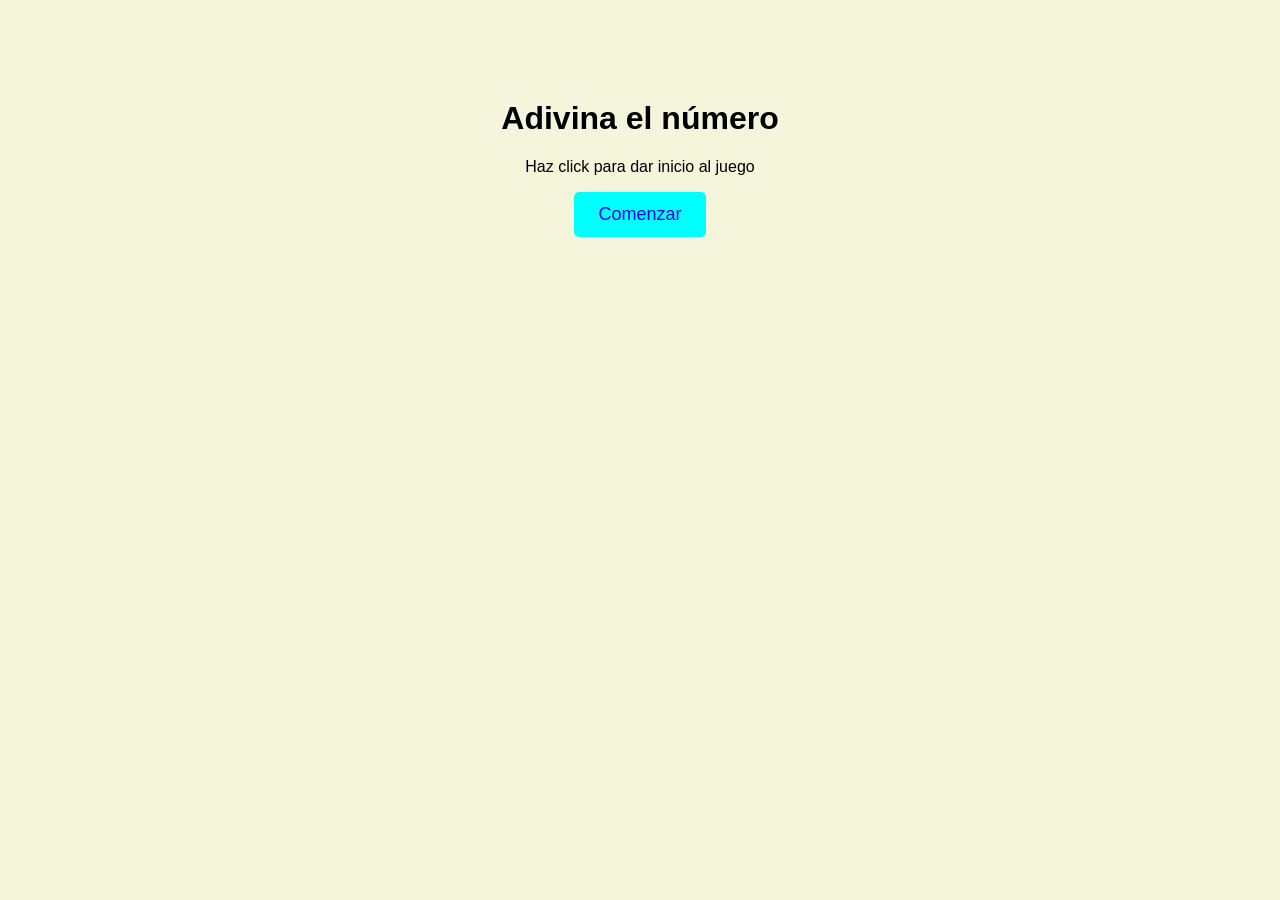
<file: Adivina el número/index.html>
<!DOCTYPE html>
<html lang="en">
<head>
    <meta charset="UTF-8">
    <meta name="viewport" content="width=device-width, initial-scale=1.0">
    <title>Adivina el número</title>
    <link rel="stylesheet" href="main.css"><!--Enlace de referencia para los estilos de la página en css-->
</head>
<body>
    <h1>Adivina el número</h1>
    <p>Haz click para dar inicio al juego</p>
    <button onclick="iniciarJuego()">Comenzar</button> <!--botón para comenzar el juego-->
    <script src="main.js"></script><!--Enlace que redirecciona al script para que este pueda ser ejecutado-->
</body>
</html>
</file>
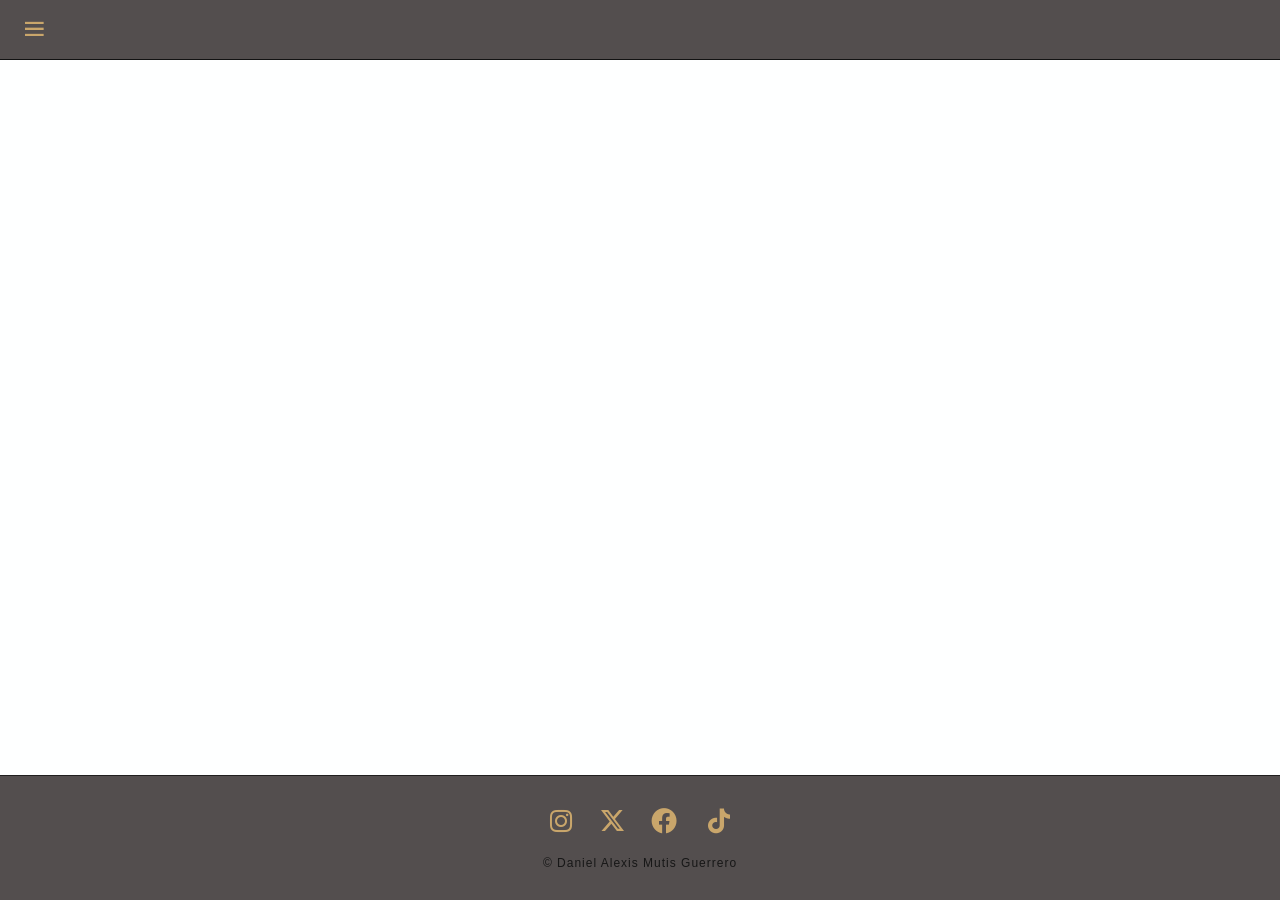
<file: Ejemplo funcional/index.html>
<!DOCTYPE html>
<html lang="es">
<head>
    <meta charset="UTF-8">
    <meta name="viewport" content="width=device-width, initial-scale=1.0">
    <title>Ejemplo funcional</title>
    <link href='https://unpkg.com/boxicons@2.1.4/css/boxicons.min.css' rel='stylesheet'>
    <link rel="stylesheet" href="style.css">
</head>
<body>

    <header class="navbar">
        <div class="nav-left">
            <i class='bx bx-menu' id="menu-btn"></i>
        </div>
        <div class="nav-right"></div>
    </header>

    <aside class="sidebar" id="sidebar">
        <nav class="sidebar-nav">
            <a href="index.html" class="option">
                <span>Inicio</span>
            </a>
            <a href="" class="option">
                <span>Home</span>
            </a>
            <a href="" class="option">
                <span>Practicas</span>
            </a>
            <a href="" class="option">
                <span>Contacto</span>
            </a>
        </nav>
    </aside>

    <main class="main-content">
        

        
    </main>


    <footer class="footer-final">
        <div class="social-links">
            <a href="https://instagram.com/" target="_blank"><i class='bx bxl-instagram'></i></a>
            <a href="https://x.com/">
                <svg xmlns="http://www.w3.org/2000/svg" width="23" height="25" fill="currentColor" class="bi bi-twitter-x" viewBox="0 0 16 16">
                    <path d="M12.6.75h2.454l-5.36 6.142L16 15.25h-4.937l-3.867-5.07-4.425 5.07H.316l5.733-6.57L0 .75h5.063l3.495 4.633L12.601.75Zm-.86 13.028h1.36L4.323 2.145H2.865z"/>
                </svg>
            </a>
            <a href="https://facebook.com/" target="_blank"><i class='bx bxl-facebook-circle'></i></a>
            <a href="https://tiktok.com/" target="_blank"><i class='bx bxl-tiktok'></i></a>
        </div>
        <p>© Daniel Alexis Mutis Guerrero</p>
    </footer>
    <script src="transition.js"></script>
</body>
</html>
</file>
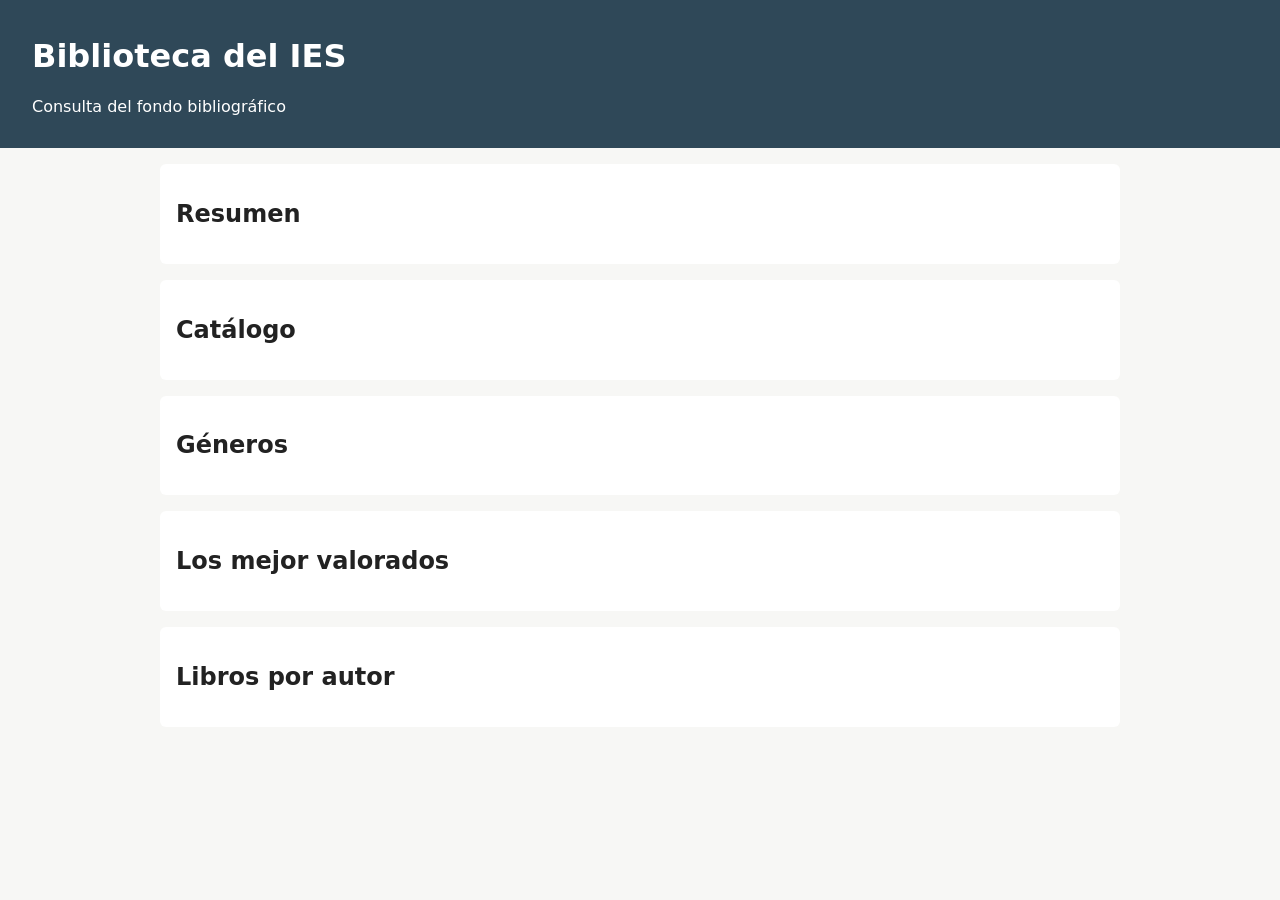
<file: biblioteca/biblioteca-ies/index.html>
<!DOCTYPE html>
<html lang="es">
<head>
  <meta charset="UTF-8">
  <meta name="viewport" content="width=device-width, initial-scale=1.0">
  <title>Biblioteca del IES</title>
  <link rel="stylesheet" href="css/estilos.css">
  <!-- El orden importa: app.js usa la constante LIBROS definida en datos.js -->
  <script src="js/datos.js" defer></script>
  <script src="js/app.js" defer></script>
</head>
<body>
  <header>
    <h1>Biblioteca del IES</h1>
    <p>Consulta del fondo bibliográfico</p>
  </header>

  <main>
    <section>
      <h2>Resumen</h2>
      <div id="resumen"></div>
    </section>

    <section>
      <h2>Catálogo</h2>
      <div id="catalogo"></div>
    </section>

    <section>
      <h2>Géneros</h2>
      <div id="generos"></div>
    </section>

    <section>
      <h2>Los mejor valorados</h2>
      <div id="ranking"></div>
    </section>

    <section>
      <h2>Libros por autor</h2>
      <div id="autores"></div>
    </section>
  </main>
</body>
</html>
</file>
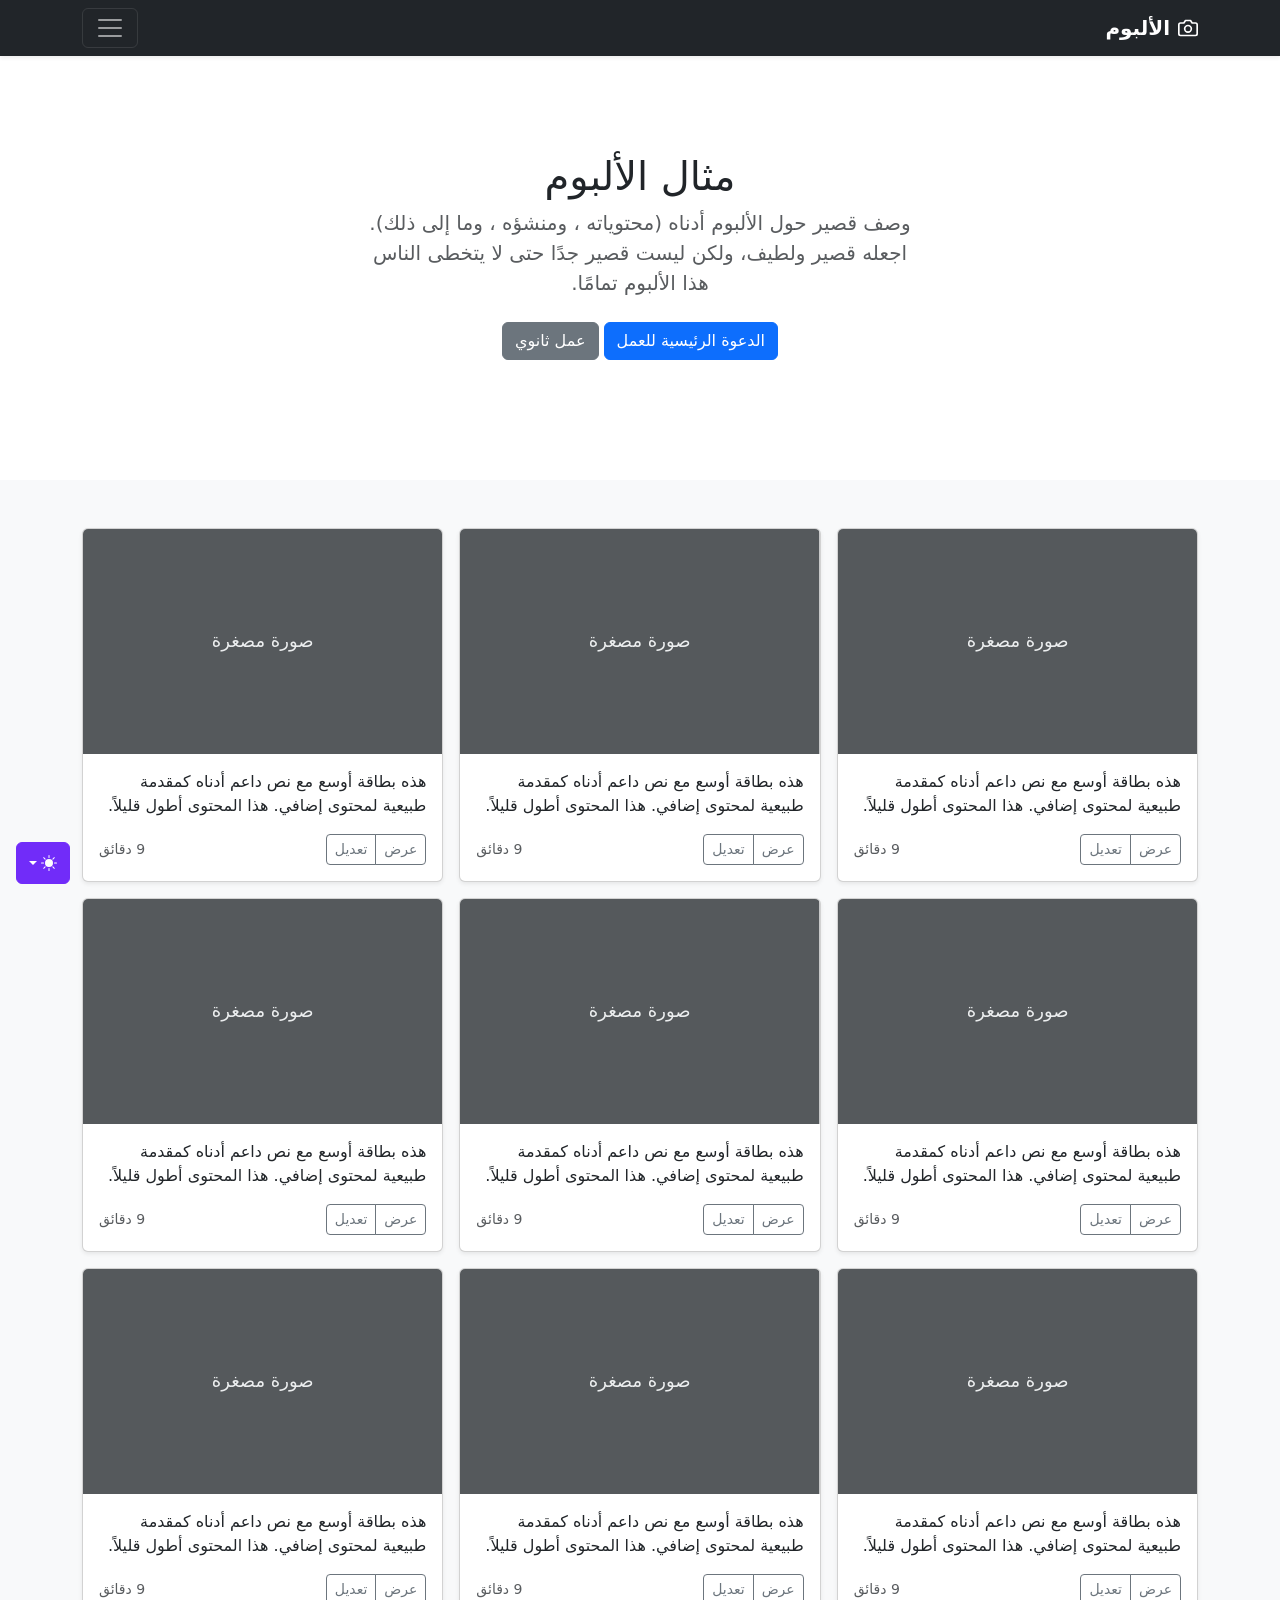
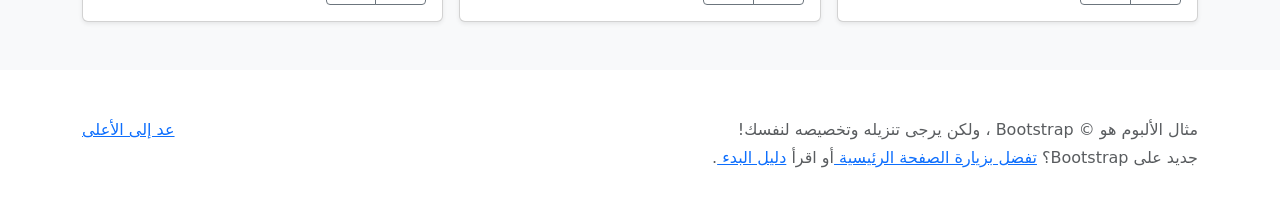
<file: bootstrap-5.3.8-examples/bootstrap-5.3.8-examples/album-rtl/index.html>
<!doctype html>
<html lang="ar" dir="rtl" data-bs-theme="auto">
  <head>
    <meta charset="utf-8" />
    <meta name="viewport" content="width=device-width, initial-scale=1" />
    <meta name="description" content="" />
    <meta
      name="author"
      content="Mark Otto, Jacob Thornton, and Bootstrap contributors"
    />
    <meta name="generator" content="Astro v5.13.2" />
    <title>مثال الألبوم · Bootstrap v5.3</title>
    <link
      rel="canonical"
      href="https://getbootstrap.com/docs/5.3/examples/album-rtl/"
    />
    <script src="../assets/js/color-modes.js"></script>
    <link href="../assets/dist/css/bootstrap.rtl.min.css" rel="stylesheet" />
    <meta name="theme-color" content="#712cf9" />
    <style>
      .bd-placeholder-img {
        font-size: 1.125rem;
        text-anchor: middle;
        -webkit-user-select: none;
        -moz-user-select: none;
        user-select: none;
      }
      @media (min-width: 768px) {
        .bd-placeholder-img-lg {
          font-size: 3.5rem;
        }
      }
      .b-example-divider {
        width: 100%;
        height: 3rem;
        background-color: #0000001a;
        border: solid rgba(0, 0, 0, 0.15);
        border-width: 1px 0;
        box-shadow:
          inset 0 0.5em 1.5em #0000001a,
          inset 0 0.125em 0.5em #00000026;
      }
      .b-example-vr {
        flex-shrink: 0;
        width: 1.5rem;
        height: 100vh;
      }
      .bi {
        vertical-align: -0.125em;
        fill: currentColor;
      }
      .nav-scroller {
        position: relative;
        z-index: 2;
        height: 2.75rem;
        overflow-y: hidden;
      }
      .nav-scroller .nav {
        display: flex;
        flex-wrap: nowrap;
        padding-bottom: 1rem;
        margin-top: -1px;
        overflow-x: auto;
        text-align: center;
        white-space: nowrap;
        -webkit-overflow-scrolling: touch;
      }
      .btn-bd-primary {
        --bd-violet-bg: #712cf9;
        --bd-violet-rgb: 112.520718, 44.062154, 249.437846;
        --bs-btn-font-weight: 600;
        --bs-btn-color: var(--bs-white);
        --bs-btn-bg: var(--bd-violet-bg);
        --bs-btn-border-color: var(--bd-violet-bg);
        --bs-btn-hover-color: var(--bs-white);
        --bs-btn-hover-bg: #6528e0;
        --bs-btn-hover-border-color: #6528e0;
        --bs-btn-focus-shadow-rgb: var(--bd-violet-rgb);
        --bs-btn-active-color: var(--bs-btn-hover-color);
        --bs-btn-active-bg: #5a23c8;
        --bs-btn-active-border-color: #5a23c8;
      }
      .bd-mode-toggle {
        z-index: 1500;
      }
      .bd-mode-toggle .bi {
        width: 1em;
        height: 1em;
      }
      .bd-mode-toggle .dropdown-menu .active .bi {
        display: block !important;
      }
    </style>
  </head>
  <body>
    <svg xmlns="http://www.w3.org/2000/svg" class="d-none">
      <symbol id="check2" viewBox="0 0 16 16">
        <path
          d="M13.854 3.646a.5.5 0 0 1 0 .708l-7 7a.5.5 0 0 1-.708 0l-3.5-3.5a.5.5 0 1 1 .708-.708L6.5 10.293l6.646-6.647a.5.5 0 0 1 .708 0z"
        ></path>
      </symbol>
      <symbol id="circle-half" viewBox="0 0 16 16">
        <path
          d="M8 15A7 7 0 1 0 8 1v14zm0 1A8 8 0 1 1 8 0a8 8 0 0 1 0 16z"
        ></path>
      </symbol>
      <symbol id="moon-stars-fill" viewBox="0 0 16 16">
        <path
          d="M6 .278a.768.768 0 0 1 .08.858 7.208 7.208 0 0 0-.878 3.46c0 4.021 3.278 7.277 7.318 7.277.527 0 1.04-.055 1.533-.16a.787.787 0 0 1 .81.316.733.733 0 0 1-.031.893A8.349 8.349 0 0 1 8.344 16C3.734 16 0 12.286 0 7.71 0 4.266 2.114 1.312 5.124.06A.752.752 0 0 1 6 .278z"
        ></path>
        <path
          d="M10.794 3.148a.217.217 0 0 1 .412 0l.387 1.162c.173.518.579.924 1.097 1.097l1.162.387a.217.217 0 0 1 0 .412l-1.162.387a1.734 1.734 0 0 0-1.097 1.097l-.387 1.162a.217.217 0 0 1-.412 0l-.387-1.162A1.734 1.734 0 0 0 9.31 6.593l-1.162-.387a.217.217 0 0 1 0-.412l1.162-.387a1.734 1.734 0 0 0 1.097-1.097l.387-1.162zM13.863.099a.145.145 0 0 1 .274 0l.258.774c.115.346.386.617.732.732l.774.258a.145.145 0 0 1 0 .274l-.774.258a1.156 1.156 0 0 0-.732.732l-.258.774a.145.145 0 0 1-.274 0l-.258-.774a1.156 1.156 0 0 0-.732-.732l-.774-.258a.145.145 0 0 1 0-.274l.774-.258c.346-.115.617-.386.732-.732L13.863.1z"
        ></path>
      </symbol>
      <symbol id="sun-fill" viewBox="0 0 16 16">
        <path
          d="M8 12a4 4 0 1 0 0-8 4 4 0 0 0 0 8zM8 0a.5.5 0 0 1 .5.5v2a.5.5 0 0 1-1 0v-2A.5.5 0 0 1 8 0zm0 13a.5.5 0 0 1 .5.5v2a.5.5 0 0 1-1 0v-2A.5.5 0 0 1 8 13zm8-5a.5.5 0 0 1-.5.5h-2a.5.5 0 0 1 0-1h2a.5.5 0 0 1 .5.5zM3 8a.5.5 0 0 1-.5.5h-2a.5.5 0 0 1 0-1h2A.5.5 0 0 1 3 8zm10.657-5.657a.5.5 0 0 1 0 .707l-1.414 1.415a.5.5 0 1 1-.707-.708l1.414-1.414a.5.5 0 0 1 .707 0zm-9.193 9.193a.5.5 0 0 1 0 .707L3.05 13.657a.5.5 0 0 1-.707-.707l1.414-1.414a.5.5 0 0 1 .707 0zm9.193 2.121a.5.5 0 0 1-.707 0l-1.414-1.414a.5.5 0 0 1 .707-.707l1.414 1.414a.5.5 0 0 1 0 .707zM4.464 4.465a.5.5 0 0 1-.707 0L2.343 3.05a.5.5 0 1 1 .707-.707l1.414 1.414a.5.5 0 0 1 0 .708z"
        ></path>
      </symbol>
    </svg>
    <div
      class="dropdown position-fixed bottom-0 end-0 mb-3 me-3 bd-mode-toggle"
    >
      <button
        class="btn btn-bd-primary py-2 dropdown-toggle d-flex align-items-center"
        id="bd-theme"
        type="button"
        aria-expanded="false"
        data-bs-toggle="dropdown"
        aria-label="Toggle theme (auto)"
      >
        <svg class="bi my-1 theme-icon-active" aria-hidden="true">
          <use href="#circle-half"></use>
        </svg>
        <span class="visually-hidden" id="bd-theme-text">Toggle theme</span>
      </button>
      <ul
        class="dropdown-menu dropdown-menu-end shadow"
        aria-labelledby="bd-theme-text"
      >
        <li>
          <button
            type="button"
            class="dropdown-item d-flex align-items-center"
            data-bs-theme-value="light"
            aria-pressed="false"
          >
            <svg class="bi me-2 opacity-50" aria-hidden="true">
              <use href="#sun-fill"></use>
            </svg>
            Light
            <svg class="bi ms-auto d-none" aria-hidden="true">
              <use href="#check2"></use>
            </svg>
          </button>
        </li>
        <li>
          <button
            type="button"
            class="dropdown-item d-flex align-items-center"
            data-bs-theme-value="dark"
            aria-pressed="false"
          >
            <svg class="bi me-2 opacity-50" aria-hidden="true">
              <use href="#moon-stars-fill"></use>
            </svg>
            Dark
            <svg class="bi ms-auto d-none" aria-hidden="true">
              <use href="#check2"></use>
            </svg>
          </button>
        </li>
        <li>
          <button
            type="button"
            class="dropdown-item d-flex align-items-center active"
            data-bs-theme-value="auto"
            aria-pressed="true"
          >
            <svg class="bi me-2 opacity-50" aria-hidden="true">
              <use href="#circle-half"></use>
            </svg>
            Auto
            <svg class="bi ms-auto d-none" aria-hidden="true">
              <use href="#check2"></use>
            </svg>
          </button>
        </li>
      </ul>
    </div>
    <header data-bs-theme="dark">
      <div class="collapse text-bg-dark" id="navbarHeader">
        <div class="container">
          <div class="row">
            <div class="col-sm-8 col-md-7 py-4">
              <h4>حول</h4>
              <p class="text-body-secondary">
                أضف بعض المعلومات حول الألبوم، المؤلف، أو أي سياق خلفية آخر.
                اجعلها بضع جمل حتى يتمكن الزوار من التقاط بعض التلميحات المفيدة.
                ثم اربطها ببعض مواقع التواصل الاجتماعي أو معلومات الاتصال.
              </p>
            </div>
            <div class="col-sm-4 offset-md-1 py-4">
              <h4>تواصل معي</h4>
              <ul class="list-unstyled">
                <li><a href="#" class="text-white">تابعني على تويتر</a></li>
                <li>
                  <a href="#" class="text-white">شاركني الإعجاب في فيسبوك</a>
                </li>
                <li>
                  <a href="#" class="text-white"
                    >راسلني على البريد الإلكتروني</a
                  >
                </li>
              </ul>
            </div>
          </div>
        </div>
      </div>
      <div class="navbar navbar-dark bg-dark shadow-sm">
        <div class="container">
          <a href="#" class="navbar-brand d-flex align-items-center">
            <svg
              xmlns="http://www.w3.org/2000/svg"
              width="20"
              height="20"
              fill="none"
              stroke="currentColor"
              stroke-linecap="round"
              stroke-linejoin="round"
              stroke-width="2"
              aria-hidden="true"
              class="me-2"
              viewBox="0 0 24 24"
            >
              <path
                d="M23 19a2 2 0 0 1-2 2H3a2 2 0 0 1-2-2V8a2 2 0 0 1 2-2h4l2-3h6l2 3h4a2 2 0 0 1 2 2z"
              ></path>
              <circle cx="12" cy="13" r="4"></circle>
            </svg>
            <strong>الألبوم</strong>
          </a>
          <button
            class="navbar-toggler"
            type="button"
            data-bs-toggle="collapse"
            data-bs-target="#navbarHeader"
            aria-controls="navbarHeader"
            aria-expanded="false"
            aria-label="تبديل التنقل"
          >
            <span class="navbar-toggler-icon"></span>
          </button>
        </div>
      </div>
    </header>
    <main>
      <section class="py-5 text-center container">
        <div class="row py-lg-5">
          <div class="col-lg-6 col-md-8 mx-auto">
            <h1 class="fw-light">مثال الألبوم</h1>
            <p class="lead text-body-secondary">
              وصف قصير حول الألبوم أدناه (محتوياته ، ومنشؤه ، وما إلى ذلك).
              اجعله قصير ولطيف، ولكن ليست قصير جدًا حتى لا يتخطى الناس هذا
              الألبوم تمامًا.
            </p>
            <p>
              <a href="#" class="btn btn-primary my-2">الدعوة الرئيسية للعمل</a>
              <a href="#" class="btn btn-secondary my-2">عمل ثانوي</a>
            </p>
          </div>
        </div>
      </section>
      <div class="album py-5 bg-body-tertiary">
        <div class="container">
          <div class="row row-cols-1 row-cols-sm-2 row-cols-md-3 g-3">
            <div class="col">
              <div class="card shadow-sm">
                <svg
                  aria-label="Placeholder: صورة مصغرة"
                  class="bd-placeholder-img card-img-top"
                  height="225"
                  preserveAspectRatio="xMidYMid slice"
                  role="img"
                  width="100%"
                  xmlns="http://www.w3.org/2000/svg"
                >
                  <title>Placeholder</title>
                  <rect width="100%" height="100%" fill="#55595c"></rect>
                  <text x="50%" y="50%" fill="#eceeef" dy=".3em">
                    صورة مصغرة
                  </text>
                </svg>
                <div class="card-body">
                  <p class="card-text">
                    هذه بطاقة أوسع مع نص داعم أدناه كمقدمة طبيعية لمحتوى إضافي.
                    هذا المحتوى أطول قليلاً.
                  </p>
                  <div
                    class="d-flex justify-content-between align-items-center"
                  >
                    <div class="btn-group">
                      <button
                        type="button"
                        class="btn btn-sm btn-outline-secondary"
                      >
                        عرض
                      </button>
                      <button
                        type="button"
                        class="btn btn-sm btn-outline-secondary"
                      >
                        تعديل
                      </button>
                    </div>
                    <small class="text-body-secondary">9 دقائق</small>
                  </div>
                </div>
              </div>
            </div>
            <div class="col">
              <div class="card shadow-sm">
                <svg
                  aria-label="Placeholder: صورة مصغرة"
                  class="bd-placeholder-img card-img-top"
                  height="225"
                  preserveAspectRatio="xMidYMid slice"
                  role="img"
                  width="100%"
                  xmlns="http://www.w3.org/2000/svg"
                >
                  <title>Placeholder</title>
                  <rect width="100%" height="100%" fill="#55595c"></rect>
                  <text x="50%" y="50%" fill="#eceeef" dy=".3em">
                    صورة مصغرة
                  </text>
                </svg>
                <div class="card-body">
                  <p class="card-text">
                    هذه بطاقة أوسع مع نص داعم أدناه كمقدمة طبيعية لمحتوى إضافي.
                    هذا المحتوى أطول قليلاً.
                  </p>
                  <div
                    class="d-flex justify-content-between align-items-center"
                  >
                    <div class="btn-group">
                      <button
                        type="button"
                        class="btn btn-sm btn-outline-secondary"
                      >
                        عرض
                      </button>
                      <button
                        type="button"
                        class="btn btn-sm btn-outline-secondary"
                      >
                        تعديل
                      </button>
                    </div>
                    <small class="text-body-secondary">9 دقائق</small>
                  </div>
                </div>
              </div>
            </div>
            <div class="col">
              <div class="card shadow-sm">
                <svg
                  aria-label="Placeholder: صورة مصغرة"
                  class="bd-placeholder-img card-img-top"
                  height="225"
                  preserveAspectRatio="xMidYMid slice"
                  role="img"
                  width="100%"
                  xmlns="http://www.w3.org/2000/svg"
                >
                  <title>Placeholder</title>
                  <rect width="100%" height="100%" fill="#55595c"></rect>
                  <text x="50%" y="50%" fill="#eceeef" dy=".3em">
                    صورة مصغرة
                  </text>
                </svg>
                <div class="card-body">
                  <p class="card-text">
                    هذه بطاقة أوسع مع نص داعم أدناه كمقدمة طبيعية لمحتوى إضافي.
                    هذا المحتوى أطول قليلاً.
                  </p>
                  <div
                    class="d-flex justify-content-between align-items-center"
                  >
                    <div class="btn-group">
                      <button
                        type="button"
                        class="btn btn-sm btn-outline-secondary"
                      >
                        عرض
                      </button>
                      <button
                        type="button"
                        class="btn btn-sm btn-outline-secondary"
                      >
                        تعديل
                      </button>
                    </div>
                    <small class="text-body-secondary">9 دقائق</small>
                  </div>
                </div>
              </div>
            </div>
            <div class="col">
              <div class="card shadow-sm">
                <svg
                  aria-label="Placeholder: صورة مصغرة"
                  class="bd-placeholder-img card-img-top"
                  height="225"
                  preserveAspectRatio="xMidYMid slice"
                  role="img"
                  width="100%"
                  xmlns="http://www.w3.org/2000/svg"
                >
                  <title>Placeholder</title>
                  <rect width="100%" height="100%" fill="#55595c"></rect>
                  <text x="50%" y="50%" fill="#eceeef" dy=".3em">
                    صورة مصغرة
                  </text>
                </svg>
                <div class="card-body">
                  <p class="card-text">
                    هذه بطاقة أوسع مع نص داعم أدناه كمقدمة طبيعية لمحتوى إضافي.
                    هذا المحتوى أطول قليلاً.
                  </p>
                  <div
                    class="d-flex justify-content-between align-items-center"
                  >
                    <div class="btn-group">
                      <button
                        type="button"
                        class="btn btn-sm btn-outline-secondary"
                      >
                        عرض
                      </button>
                      <button
                        type="button"
                        class="btn btn-sm btn-outline-secondary"
                      >
                        تعديل
                      </button>
                    </div>
                    <small class="text-body-secondary">9 دقائق</small>
                  </div>
                </div>
              </div>
            </div>
            <div class="col">
              <div class="card shadow-sm">
                <svg
                  aria-label="Placeholder: صورة مصغرة"
                  class="bd-placeholder-img card-img-top"
                  height="225"
                  preserveAspectRatio="xMidYMid slice"
                  role="img"
                  width="100%"
                  xmlns="http://www.w3.org/2000/svg"
                >
                  <title>Placeholder</title>
                  <rect width="100%" height="100%" fill="#55595c"></rect>
                  <text x="50%" y="50%" fill="#eceeef" dy=".3em">
                    صورة مصغرة
                  </text>
                </svg>
                <div class="card-body">
                  <p class="card-text">
                    هذه بطاقة أوسع مع نص داعم أدناه كمقدمة طبيعية لمحتوى إضافي.
                    هذا المحتوى أطول قليلاً.
                  </p>
                  <div
                    class="d-flex justify-content-between align-items-center"
                  >
                    <div class="btn-group">
                      <button
                        type="button"
                        class="btn btn-sm btn-outline-secondary"
                      >
                        عرض
                      </button>
                      <button
                        type="button"
                        class="btn btn-sm btn-outline-secondary"
                      >
                        تعديل
                      </button>
                    </div>
                    <small class="text-body-secondary">9 دقائق</small>
                  </div>
                </div>
              </div>
            </div>
            <div class="col">
              <div class="card shadow-sm">
                <svg
                  aria-label="Placeholder: صورة مصغرة"
                  class="bd-placeholder-img card-img-top"
                  height="225"
                  preserveAspectRatio="xMidYMid slice"
                  role="img"
                  width="100%"
                  xmlns="http://www.w3.org/2000/svg"
                >
                  <title>Placeholder</title>
                  <rect width="100%" height="100%" fill="#55595c"></rect>
                  <text x="50%" y="50%" fill="#eceeef" dy=".3em">
                    صورة مصغرة
                  </text>
                </svg>
                <div class="card-body">
                  <p class="card-text">
                    هذه بطاقة أوسع مع نص داعم أدناه كمقدمة طبيعية لمحتوى إضافي.
                    هذا المحتوى أطول قليلاً.
                  </p>
                  <div
                    class="d-flex justify-content-between align-items-center"
                  >
                    <div class="btn-group">
                      <button
                        type="button"
                        class="btn btn-sm btn-outline-secondary"
                      >
                        عرض
                      </button>
                      <button
                        type="button"
                        class="btn btn-sm btn-outline-secondary"
                      >
                        تعديل
                      </button>
                    </div>
                    <small class="text-body-secondary">9 دقائق</small>
                  </div>
                </div>
              </div>
            </div>
            <div class="col">
              <div class="card shadow-sm">
                <svg
                  aria-label="Placeholder: صورة مصغرة"
                  class="bd-placeholder-img card-img-top"
                  height="225"
                  preserveAspectRatio="xMidYMid slice"
                  role="img"
                  width="100%"
                  xmlns="http://www.w3.org/2000/svg"
                >
                  <title>Placeholder</title>
                  <rect width="100%" height="100%" fill="#55595c"></rect>
                  <text x="50%" y="50%" fill="#eceeef" dy=".3em">
                    صورة مصغرة
                  </text>
                </svg>
                <div class="card-body">
                  <p class="card-text">
                    هذه بطاقة أوسع مع نص داعم أدناه كمقدمة طبيعية لمحتوى إضافي.
                    هذا المحتوى أطول قليلاً.
                  </p>
                  <div
                    class="d-flex justify-content-between align-items-center"
                  >
                    <div class="btn-group">
                      <button
                        type="button"
                        class="btn btn-sm btn-outline-secondary"
                      >
                        عرض
                      </button>
                      <button
                        type="button"
                        class="btn btn-sm btn-outline-secondary"
                      >
                        تعديل
                      </button>
                    </div>
                    <small class="text-body-secondary">9 دقائق</small>
                  </div>
                </div>
              </div>
            </div>
            <div class="col">
              <div class="card shadow-sm">
                <svg
                  aria-label="Placeholder: صورة مصغرة"
                  class="bd-placeholder-img card-img-top"
                  height="225"
                  preserveAspectRatio="xMidYMid slice"
                  role="img"
                  width="100%"
                  xmlns="http://www.w3.org/2000/svg"
                >
                  <title>Placeholder</title>
                  <rect width="100%" height="100%" fill="#55595c"></rect>
                  <text x="50%" y="50%" fill="#eceeef" dy=".3em">
                    صورة مصغرة
                  </text>
                </svg>
                <div class="card-body">
                  <p class="card-text">
                    هذه بطاقة أوسع مع نص داعم أدناه كمقدمة طبيعية لمحتوى إضافي.
                    هذا المحتوى أطول قليلاً.
                  </p>
                  <div
                    class="d-flex justify-content-between align-items-center"
                  >
                    <div class="btn-group">
                      <button
                        type="button"
                        class="btn btn-sm btn-outline-secondary"
                      >
                        عرض
                      </button>
                      <button
                        type="button"
                        class="btn btn-sm btn-outline-secondary"
                      >
                        تعديل
                      </button>
                    </div>
                    <small class="text-body-secondary">9 دقائق</small>
                  </div>
                </div>
              </div>
            </div>
            <div class="col">
              <div class="card shadow-sm">
                <svg
                  aria-label="Placeholder: صورة مصغرة"
                  class="bd-placeholder-img card-img-top"
                  height="225"
                  preserveAspectRatio="xMidYMid slice"
                  role="img"
                  width="100%"
                  xmlns="http://www.w3.org/2000/svg"
                >
                  <title>Placeholder</title>
                  <rect width="100%" height="100%" fill="#55595c"></rect>
                  <text x="50%" y="50%" fill="#eceeef" dy=".3em">
                    صورة مصغرة
                  </text>
                </svg>
                <div class="card-body">
                  <p class="card-text">
                    هذه بطاقة أوسع مع نص داعم أدناه كمقدمة طبيعية لمحتوى إضافي.
                    هذا المحتوى أطول قليلاً.
                  </p>
                  <div
                    class="d-flex justify-content-between align-items-center"
                  >
                    <div class="btn-group">
                      <button
                        type="button"
                        class="btn btn-sm btn-outline-secondary"
                      >
                        عرض
                      </button>
                      <button
                        type="button"
                        class="btn btn-sm btn-outline-secondary"
                      >
                        تعديل
                      </button>
                    </div>
                    <small class="text-body-secondary">9 دقائق</small>
                  </div>
                </div>
              </div>
            </div>
          </div>
        </div>
      </div>
    </main>
    <footer class="text-body-secondary py-5">
      <div class="container">
        <p class="float-end mb-1"><a href="#">عد إلى الأعلى</a></p>
        <p class="mb-1">
          مثال الألبوم هو © Bootstrap ، ولكن يرجى تنزيله وتخصيصه لنفسك!
        </p>
        <p class="mb-0">
          جديد على Bootstrap؟ <a href="/"> تفضل بزيارة الصفحة الرئيسية </a> أو
          اقرأ <a href="../getting-started/introduction"> دليل البدء </a>.
        </p>
      </div>
    </footer>
    <script
      src="../assets/dist/js/bootstrap.bundle.min.js"
      class="astro-vvvwv3sm"
    ></script>
  </body>
</html>
</file>
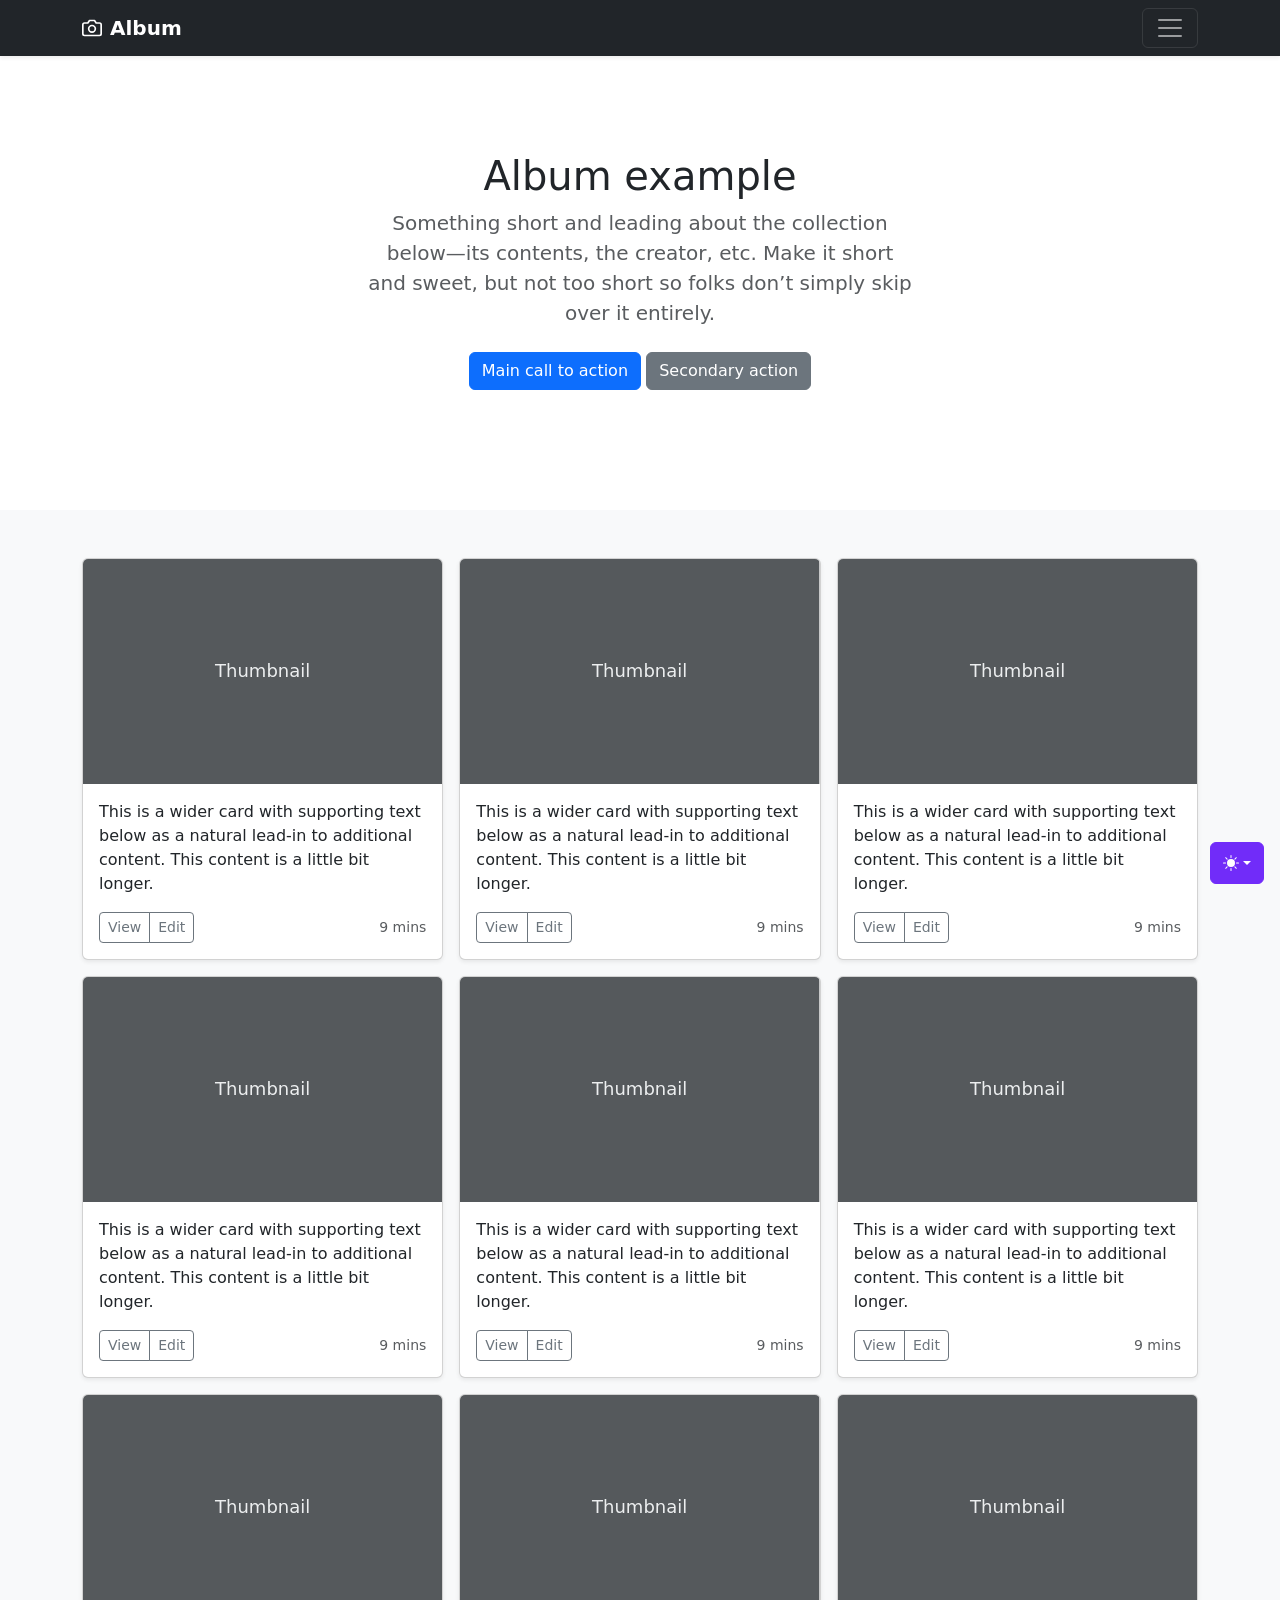
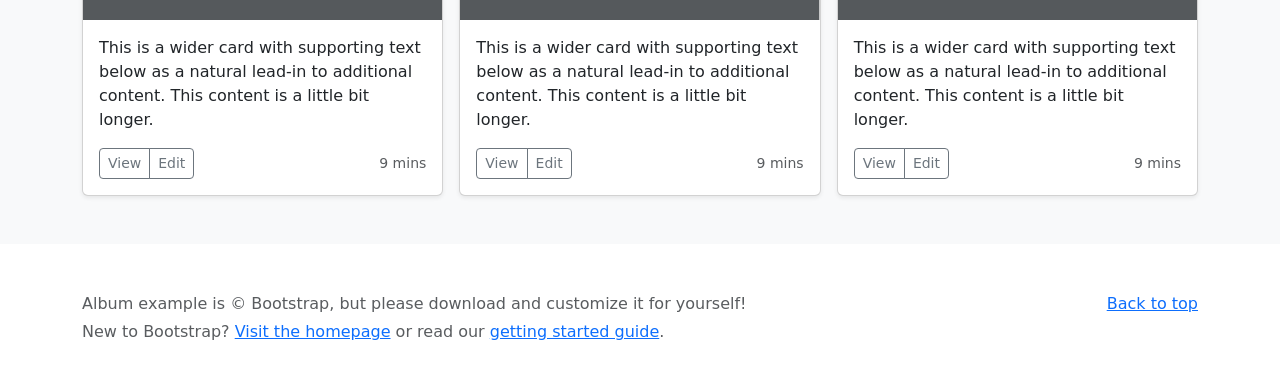
<file: bootstrap-5.3.8-examples/bootstrap-5.3.8-examples/album/index.html>
<!doctype html>
<html lang="en" data-bs-theme="auto">
  <head>
    <meta charset="utf-8" />
    <meta name="viewport" content="width=device-width, initial-scale=1" />
    <meta name="description" content="" />
    <meta
      name="author"
      content="Mark Otto, Jacob Thornton, and Bootstrap contributors"
    />
    <meta name="generator" content="Astro v5.13.2" />
    <title>Album example · Bootstrap v5.3</title>
    <link
      rel="canonical"
      href="https://getbootstrap.com/docs/5.3/examples/album/"
    />
    <script src="../assets/js/color-modes.js"></script>
    <link href="../assets/dist/css/bootstrap.min.css" rel="stylesheet" />
    <meta name="theme-color" content="#712cf9" />
    <style>
      .bd-placeholder-img {
        font-size: 1.125rem;
        text-anchor: middle;
        -webkit-user-select: none;
        -moz-user-select: none;
        user-select: none;
      }
      @media (min-width: 768px) {
        .bd-placeholder-img-lg {
          font-size: 3.5rem;
        }
      }
      .b-example-divider {
        width: 100%;
        height: 3rem;
        background-color: #0000001a;
        border: solid rgba(0, 0, 0, 0.15);
        border-width: 1px 0;
        box-shadow:
          inset 0 0.5em 1.5em #0000001a,
          inset 0 0.125em 0.5em #00000026;
      }
      .b-example-vr {
        flex-shrink: 0;
        width: 1.5rem;
        height: 100vh;
      }
      .bi {
        vertical-align: -0.125em;
        fill: currentColor;
      }
      .nav-scroller {
        position: relative;
        z-index: 2;
        height: 2.75rem;
        overflow-y: hidden;
      }
      .nav-scroller .nav {
        display: flex;
        flex-wrap: nowrap;
        padding-bottom: 1rem;
        margin-top: -1px;
        overflow-x: auto;
        text-align: center;
        white-space: nowrap;
        -webkit-overflow-scrolling: touch;
      }
      .btn-bd-primary {
        --bd-violet-bg: #712cf9;
        --bd-violet-rgb: 112.520718, 44.062154, 249.437846;
        --bs-btn-font-weight: 600;
        --bs-btn-color: var(--bs-white);
        --bs-btn-bg: var(--bd-violet-bg);
        --bs-btn-border-color: var(--bd-violet-bg);
        --bs-btn-hover-color: var(--bs-white);
        --bs-btn-hover-bg: #6528e0;
        --bs-btn-hover-border-color: #6528e0;
        --bs-btn-focus-shadow-rgb: var(--bd-violet-rgb);
        --bs-btn-active-color: var(--bs-btn-hover-color);
        --bs-btn-active-bg: #5a23c8;
        --bs-btn-active-border-color: #5a23c8;
      }
      .bd-mode-toggle {
        z-index: 1500;
      }
      .bd-mode-toggle .bi {
        width: 1em;
        height: 1em;
      }
      .bd-mode-toggle .dropdown-menu .active .bi {
        display: block !important;
      }
    </style>
  </head>
  <body>
    <svg xmlns="http://www.w3.org/2000/svg" class="d-none">
      <symbol id="check2" viewBox="0 0 16 16">
        <path
          d="M13.854 3.646a.5.5 0 0 1 0 .708l-7 7a.5.5 0 0 1-.708 0l-3.5-3.5a.5.5 0 1 1 .708-.708L6.5 10.293l6.646-6.647a.5.5 0 0 1 .708 0z"
        ></path>
      </symbol>
      <symbol id="circle-half" viewBox="0 0 16 16">
        <path
          d="M8 15A7 7 0 1 0 8 1v14zm0 1A8 8 0 1 1 8 0a8 8 0 0 1 0 16z"
        ></path>
      </symbol>
      <symbol id="moon-stars-fill" viewBox="0 0 16 16">
        <path
          d="M6 .278a.768.768 0 0 1 .08.858 7.208 7.208 0 0 0-.878 3.46c0 4.021 3.278 7.277 7.318 7.277.527 0 1.04-.055 1.533-.16a.787.787 0 0 1 .81.316.733.733 0 0 1-.031.893A8.349 8.349 0 0 1 8.344 16C3.734 16 0 12.286 0 7.71 0 4.266 2.114 1.312 5.124.06A.752.752 0 0 1 6 .278z"
        ></path>
        <path
          d="M10.794 3.148a.217.217 0 0 1 .412 0l.387 1.162c.173.518.579.924 1.097 1.097l1.162.387a.217.217 0 0 1 0 .412l-1.162.387a1.734 1.734 0 0 0-1.097 1.097l-.387 1.162a.217.217 0 0 1-.412 0l-.387-1.162A1.734 1.734 0 0 0 9.31 6.593l-1.162-.387a.217.217 0 0 1 0-.412l1.162-.387a1.734 1.734 0 0 0 1.097-1.097l.387-1.162zM13.863.099a.145.145 0 0 1 .274 0l.258.774c.115.346.386.617.732.732l.774.258a.145.145 0 0 1 0 .274l-.774.258a1.156 1.156 0 0 0-.732.732l-.258.774a.145.145 0 0 1-.274 0l-.258-.774a1.156 1.156 0 0 0-.732-.732l-.774-.258a.145.145 0 0 1 0-.274l.774-.258c.346-.115.617-.386.732-.732L13.863.1z"
        ></path>
      </symbol>
      <symbol id="sun-fill" viewBox="0 0 16 16">
        <path
          d="M8 12a4 4 0 1 0 0-8 4 4 0 0 0 0 8zM8 0a.5.5 0 0 1 .5.5v2a.5.5 0 0 1-1 0v-2A.5.5 0 0 1 8 0zm0 13a.5.5 0 0 1 .5.5v2a.5.5 0 0 1-1 0v-2A.5.5 0 0 1 8 13zm8-5a.5.5 0 0 1-.5.5h-2a.5.5 0 0 1 0-1h2a.5.5 0 0 1 .5.5zM3 8a.5.5 0 0 1-.5.5h-2a.5.5 0 0 1 0-1h2A.5.5 0 0 1 3 8zm10.657-5.657a.5.5 0 0 1 0 .707l-1.414 1.415a.5.5 0 1 1-.707-.708l1.414-1.414a.5.5 0 0 1 .707 0zm-9.193 9.193a.5.5 0 0 1 0 .707L3.05 13.657a.5.5 0 0 1-.707-.707l1.414-1.414a.5.5 0 0 1 .707 0zm9.193 2.121a.5.5 0 0 1-.707 0l-1.414-1.414a.5.5 0 0 1 .707-.707l1.414 1.414a.5.5 0 0 1 0 .707zM4.464 4.465a.5.5 0 0 1-.707 0L2.343 3.05a.5.5 0 1 1 .707-.707l1.414 1.414a.5.5 0 0 1 0 .708z"
        ></path>
      </symbol>
    </svg>
    <div
      class="dropdown position-fixed bottom-0 end-0 mb-3 me-3 bd-mode-toggle"
    >
      <button
        class="btn btn-bd-primary py-2 dropdown-toggle d-flex align-items-center"
        id="bd-theme"
        type="button"
        aria-expanded="false"
        data-bs-toggle="dropdown"
        aria-label="Toggle theme (auto)"
      >
        <svg class="bi my-1 theme-icon-active" aria-hidden="true">
          <use href="#circle-half"></use>
        </svg>
        <span class="visually-hidden" id="bd-theme-text">Toggle theme</span>
      </button>
      <ul
        class="dropdown-menu dropdown-menu-end shadow"
        aria-labelledby="bd-theme-text"
      >
        <li>
          <button
            type="button"
            class="dropdown-item d-flex align-items-center"
            data-bs-theme-value="light"
            aria-pressed="false"
          >
            <svg class="bi me-2 opacity-50" aria-hidden="true">
              <use href="#sun-fill"></use>
            </svg>
            Light
            <svg class="bi ms-auto d-none" aria-hidden="true">
              <use href="#check2"></use>
            </svg>
          </button>
        </li>
        <li>
          <button
            type="button"
            class="dropdown-item d-flex align-items-center"
            data-bs-theme-value="dark"
            aria-pressed="false"
          >
            <svg class="bi me-2 opacity-50" aria-hidden="true">
              <use href="#moon-stars-fill"></use>
            </svg>
            Dark
            <svg class="bi ms-auto d-none" aria-hidden="true">
              <use href="#check2"></use>
            </svg>
          </button>
        </li>
        <li>
          <button
            type="button"
            class="dropdown-item d-flex align-items-center active"
            data-bs-theme-value="auto"
            aria-pressed="true"
          >
            <svg class="bi me-2 opacity-50" aria-hidden="true">
              <use href="#circle-half"></use>
            </svg>
            Auto
            <svg class="bi ms-auto d-none" aria-hidden="true">
              <use href="#check2"></use>
            </svg>
          </button>
        </li>
      </ul>
    </div>
    <header data-bs-theme="dark">
      <div class="collapse text-bg-dark" id="navbarHeader">
        <div class="container">
          <div class="row">
            <div class="col-sm-8 col-md-7 py-4">
              <h4>About</h4>
              <p class="text-body-secondary">
                Add some information about the album below, the author, or any
                other background context. Make it a few sentences long so folks
                can pick up some informative tidbits. Then, link them off to
                some social networking sites or contact information.
              </p>
            </div>
            <div class="col-sm-4 offset-md-1 py-4">
              <h4>Contact</h4>
              <ul class="list-unstyled">
                <li><a href="#" class="text-white">Follow on X</a></li>
                <li><a href="#" class="text-white">Like on Facebook</a></li>
                <li><a href="#" class="text-white">Email me</a></li>
              </ul>
            </div>
          </div>
        </div>
      </div>
      <div class="navbar navbar-dark bg-dark shadow-sm">
        <div class="container">
          <a href="#" class="navbar-brand d-flex align-items-center">
            <svg
              xmlns="http://www.w3.org/2000/svg"
              width="20"
              height="20"
              fill="none"
              stroke="currentColor"
              stroke-linecap="round"
              stroke-linejoin="round"
              stroke-width="2"
              aria-hidden="true"
              class="me-2"
              viewBox="0 0 24 24"
            >
              <path
                d="M23 19a2 2 0 0 1-2 2H3a2 2 0 0 1-2-2V8a2 2 0 0 1 2-2h4l2-3h6l2 3h4a2 2 0 0 1 2 2z"
              ></path>
              <circle cx="12" cy="13" r="4"></circle>
            </svg>
            <strong>Album</strong>
          </a>
          <button
            class="navbar-toggler"
            type="button"
            data-bs-toggle="collapse"
            data-bs-target="#navbarHeader"
            aria-controls="navbarHeader"
            aria-expanded="false"
            aria-label="Toggle navigation"
          >
            <span class="navbar-toggler-icon"></span>
          </button>
        </div>
      </div>
    </header>
    <main>
      <section class="py-5 text-center container">
        <div class="row py-lg-5">
          <div class="col-lg-6 col-md-8 mx-auto">
            <h1 class="fw-light">Album example</h1>
            <p class="lead text-body-secondary">
              Something short and leading about the collection below—its
              contents, the creator, etc. Make it short and sweet, but not too
              short so folks don’t simply skip over it entirely.
            </p>
            <p>
              <a href="#" class="btn btn-primary my-2">Main call to action</a>
              <a href="#" class="btn btn-secondary my-2">Secondary action</a>
            </p>
          </div>
        </div>
      </section>
      <div class="album py-5 bg-body-tertiary">
        <div class="container">
          <div class="row row-cols-1 row-cols-sm-2 row-cols-md-3 g-3">
            <div class="col">
              <div class="card shadow-sm">
                <svg
                  aria-label="Placeholder: Thumbnail"
                  class="bd-placeholder-img card-img-top"
                  height="225"
                  preserveAspectRatio="xMidYMid slice"
                  role="img"
                  width="100%"
                  xmlns="http://www.w3.org/2000/svg"
                >
                  <title>Placeholder</title>
                  <rect width="100%" height="100%" fill="#55595c"></rect>
                  <text x="50%" y="50%" fill="#eceeef" dy=".3em">
                    Thumbnail
                  </text>
                </svg>
                <div class="card-body">
                  <p class="card-text">
                    This is a wider card with supporting text below as a natural
                    lead-in to additional content. This content is a little bit
                    longer.
                  </p>
                  <div
                    class="d-flex justify-content-between align-items-center"
                  >
                    <div class="btn-group">
                      <button
                        type="button"
                        class="btn btn-sm btn-outline-secondary"
                      >
                        View
                      </button>
                      <button
                        type="button"
                        class="btn btn-sm btn-outline-secondary"
                      >
                        Edit
                      </button>
                    </div>
                    <small class="text-body-secondary">9 mins</small>
                  </div>
                </div>
              </div>
            </div>
            <div class="col">
              <div class="card shadow-sm">
                <svg
                  aria-label="Placeholder: Thumbnail"
                  class="bd-placeholder-img card-img-top"
                  height="225"
                  preserveAspectRatio="xMidYMid slice"
                  role="img"
                  width="100%"
                  xmlns="http://www.w3.org/2000/svg"
                >
                  <title>Placeholder</title>
                  <rect width="100%" height="100%" fill="#55595c"></rect>
                  <text x="50%" y="50%" fill="#eceeef" dy=".3em">
                    Thumbnail
                  </text>
                </svg>
                <div class="card-body">
                  <p class="card-text">
                    This is a wider card with supporting text below as a natural
                    lead-in to additional content. This content is a little bit
                    longer.
                  </p>
                  <div
                    class="d-flex justify-content-between align-items-center"
                  >
                    <div class="btn-group">
                      <button
                        type="button"
                        class="btn btn-sm btn-outline-secondary"
                      >
                        View
                      </button>
                      <button
                        type="button"
                        class="btn btn-sm btn-outline-secondary"
                      >
                        Edit
                      </button>
                    </div>
                    <small class="text-body-secondary">9 mins</small>
                  </div>
                </div>
              </div>
            </div>
            <div class="col">
              <div class="card shadow-sm">
                <svg
                  aria-label="Placeholder: Thumbnail"
                  class="bd-placeholder-img card-img-top"
                  height="225"
                  preserveAspectRatio="xMidYMid slice"
                  role="img"
                  width="100%"
                  xmlns="http://www.w3.org/2000/svg"
                >
                  <title>Placeholder</title>
                  <rect width="100%" height="100%" fill="#55595c"></rect>
                  <text x="50%" y="50%" fill="#eceeef" dy=".3em">
                    Thumbnail
                  </text>
                </svg>
                <div class="card-body">
                  <p class="card-text">
                    This is a wider card with supporting text below as a natural
                    lead-in to additional content. This content is a little bit
                    longer.
                  </p>
                  <div
                    class="d-flex justify-content-between align-items-center"
                  >
                    <div class="btn-group">
                      <button
                        type="button"
                        class="btn btn-sm btn-outline-secondary"
                      >
                        View
                      </button>
                      <button
                        type="button"
                        class="btn btn-sm btn-outline-secondary"
                      >
                        Edit
                      </button>
                    </div>
                    <small class="text-body-secondary">9 mins</small>
                  </div>
                </div>
              </div>
            </div>
            <div class="col">
              <div class="card shadow-sm">
                <svg
                  aria-label="Placeholder: Thumbnail"
                  class="bd-placeholder-img card-img-top"
                  height="225"
                  preserveAspectRatio="xMidYMid slice"
                  role="img"
                  width="100%"
                  xmlns="http://www.w3.org/2000/svg"
                >
                  <title>Placeholder</title>
                  <rect width="100%" height="100%" fill="#55595c"></rect>
                  <text x="50%" y="50%" fill="#eceeef" dy=".3em">
                    Thumbnail
                  </text>
                </svg>
                <div class="card-body">
                  <p class="card-text">
                    This is a wider card with supporting text below as a natural
                    lead-in to additional content. This content is a little bit
                    longer.
                  </p>
                  <div
                    class="d-flex justify-content-between align-items-center"
                  >
                    <div class="btn-group">
                      <button
                        type="button"
                        class="btn btn-sm btn-outline-secondary"
                      >
                        View
                      </button>
                      <button
                        type="button"
                        class="btn btn-sm btn-outline-secondary"
                      >
                        Edit
                      </button>
                    </div>
                    <small class="text-body-secondary">9 mins</small>
                  </div>
                </div>
              </div>
            </div>
            <div class="col">
              <div class="card shadow-sm">
                <svg
                  aria-label="Placeholder: Thumbnail"
                  class="bd-placeholder-img card-img-top"
                  height="225"
                  preserveAspectRatio="xMidYMid slice"
                  role="img"
                  width="100%"
                  xmlns="http://www.w3.org/2000/svg"
                >
                  <title>Placeholder</title>
                  <rect width="100%" height="100%" fill="#55595c"></rect>
                  <text x="50%" y="50%" fill="#eceeef" dy=".3em">
                    Thumbnail
                  </text>
                </svg>
                <div class="card-body">
                  <p class="card-text">
                    This is a wider card with supporting text below as a natural
                    lead-in to additional content. This content is a little bit
                    longer.
                  </p>
                  <div
                    class="d-flex justify-content-between align-items-center"
                  >
                    <div class="btn-group">
                      <button
                        type="button"
                        class="btn btn-sm btn-outline-secondary"
                      >
                        View
                      </button>
                      <button
                        type="button"
                        class="btn btn-sm btn-outline-secondary"
                      >
                        Edit
                      </button>
                    </div>
                    <small class="text-body-secondary">9 mins</small>
                  </div>
                </div>
              </div>
            </div>
            <div class="col">
              <div class="card shadow-sm">
                <svg
                  aria-label="Placeholder: Thumbnail"
                  class="bd-placeholder-img card-img-top"
                  height="225"
                  preserveAspectRatio="xMidYMid slice"
                  role="img"
                  width="100%"
                  xmlns="http://www.w3.org/2000/svg"
                >
                  <title>Placeholder</title>
                  <rect width="100%" height="100%" fill="#55595c"></rect>
                  <text x="50%" y="50%" fill="#eceeef" dy=".3em">
                    Thumbnail
                  </text>
                </svg>
                <div class="card-body">
                  <p class="card-text">
                    This is a wider card with supporting text below as a natural
                    lead-in to additional content. This content is a little bit
                    longer.
                  </p>
                  <div
                    class="d-flex justify-content-between align-items-center"
                  >
                    <div class="btn-group">
                      <button
                        type="button"
                        class="btn btn-sm btn-outline-secondary"
                      >
                        View
                      </button>
                      <button
                        type="button"
                        class="btn btn-sm btn-outline-secondary"
                      >
                        Edit
                      </button>
                    </div>
                    <small class="text-body-secondary">9 mins</small>
                  </div>
                </div>
              </div>
            </div>
            <div class="col">
              <div class="card shadow-sm">
                <svg
                  aria-label="Placeholder: Thumbnail"
                  class="bd-placeholder-img card-img-top"
                  height="225"
                  preserveAspectRatio="xMidYMid slice"
                  role="img"
                  width="100%"
                  xmlns="http://www.w3.org/2000/svg"
                >
                  <title>Placeholder</title>
                  <rect width="100%" height="100%" fill="#55595c"></rect>
                  <text x="50%" y="50%" fill="#eceeef" dy=".3em">
                    Thumbnail
                  </text>
                </svg>
                <div class="card-body">
                  <p class="card-text">
                    This is a wider card with supporting text below as a natural
                    lead-in to additional content. This content is a little bit
                    longer.
                  </p>
                  <div
                    class="d-flex justify-content-between align-items-center"
                  >
                    <div class="btn-group">
                      <button
                        type="button"
                        class="btn btn-sm btn-outline-secondary"
                      >
                        View
                      </button>
                      <button
                        type="button"
                        class="btn btn-sm btn-outline-secondary"
                      >
                        Edit
                      </button>
                    </div>
                    <small class="text-body-secondary">9 mins</small>
                  </div>
                </div>
              </div>
            </div>
            <div class="col">
              <div class="card shadow-sm">
                <svg
                  aria-label="Placeholder: Thumbnail"
                  class="bd-placeholder-img card-img-top"
                  height="225"
                  preserveAspectRatio="xMidYMid slice"
                  role="img"
                  width="100%"
                  xmlns="http://www.w3.org/2000/svg"
                >
                  <title>Placeholder</title>
                  <rect width="100%" height="100%" fill="#55595c"></rect>
                  <text x="50%" y="50%" fill="#eceeef" dy=".3em">
                    Thumbnail
                  </text>
                </svg>
                <div class="card-body">
                  <p class="card-text">
                    This is a wider card with supporting text below as a natural
                    lead-in to additional content. This content is a little bit
                    longer.
                  </p>
                  <div
                    class="d-flex justify-content-between align-items-center"
                  >
                    <div class="btn-group">
                      <button
                        type="button"
                        class="btn btn-sm btn-outline-secondary"
                      >
                        View
                      </button>
                      <button
                        type="button"
                        class="btn btn-sm btn-outline-secondary"
                      >
                        Edit
                      </button>
                    </div>
                    <small class="text-body-secondary">9 mins</small>
                  </div>
                </div>
              </div>
            </div>
            <div class="col">
              <div class="card shadow-sm">
                <svg
                  aria-label="Placeholder: Thumbnail"
                  class="bd-placeholder-img card-img-top"
                  height="225"
                  preserveAspectRatio="xMidYMid slice"
                  role="img"
                  width="100%"
                  xmlns="http://www.w3.org/2000/svg"
                >
                  <title>Placeholder</title>
                  <rect width="100%" height="100%" fill="#55595c"></rect>
                  <text x="50%" y="50%" fill="#eceeef" dy=".3em">
                    Thumbnail
                  </text>
                </svg>
                <div class="card-body">
                  <p class="card-text">
                    This is a wider card with supporting text below as a natural
                    lead-in to additional content. This content is a little bit
                    longer.
                  </p>
                  <div
                    class="d-flex justify-content-between align-items-center"
                  >
                    <div class="btn-group">
                      <button
                        type="button"
                        class="btn btn-sm btn-outline-secondary"
                      >
                        View
                      </button>
                      <button
                        type="button"
                        class="btn btn-sm btn-outline-secondary"
                      >
                        Edit
                      </button>
                    </div>
                    <small class="text-body-secondary">9 mins</small>
                  </div>
                </div>
              </div>
            </div>
          </div>
        </div>
      </div>
    </main>
    <footer class="text-body-secondary py-5">
      <div class="container">
        <p class="float-end mb-1"><a href="#">Back to top</a></p>
        <p class="mb-1">
          Album example is &copy; Bootstrap, but please download and customize
          it for yourself!
        </p>
        <p class="mb-0">
          New to Bootstrap? <a href="/">Visit the homepage</a> or read our
          <a href="../getting-started/introduction">getting started guide</a>.
        </p>
      </div>
    </footer>
    <script
      src="../assets/dist/js/bootstrap.bundle.min.js"
      class="astro-vvvwv3sm"
    ></script>
  </body>
</html>
</file>
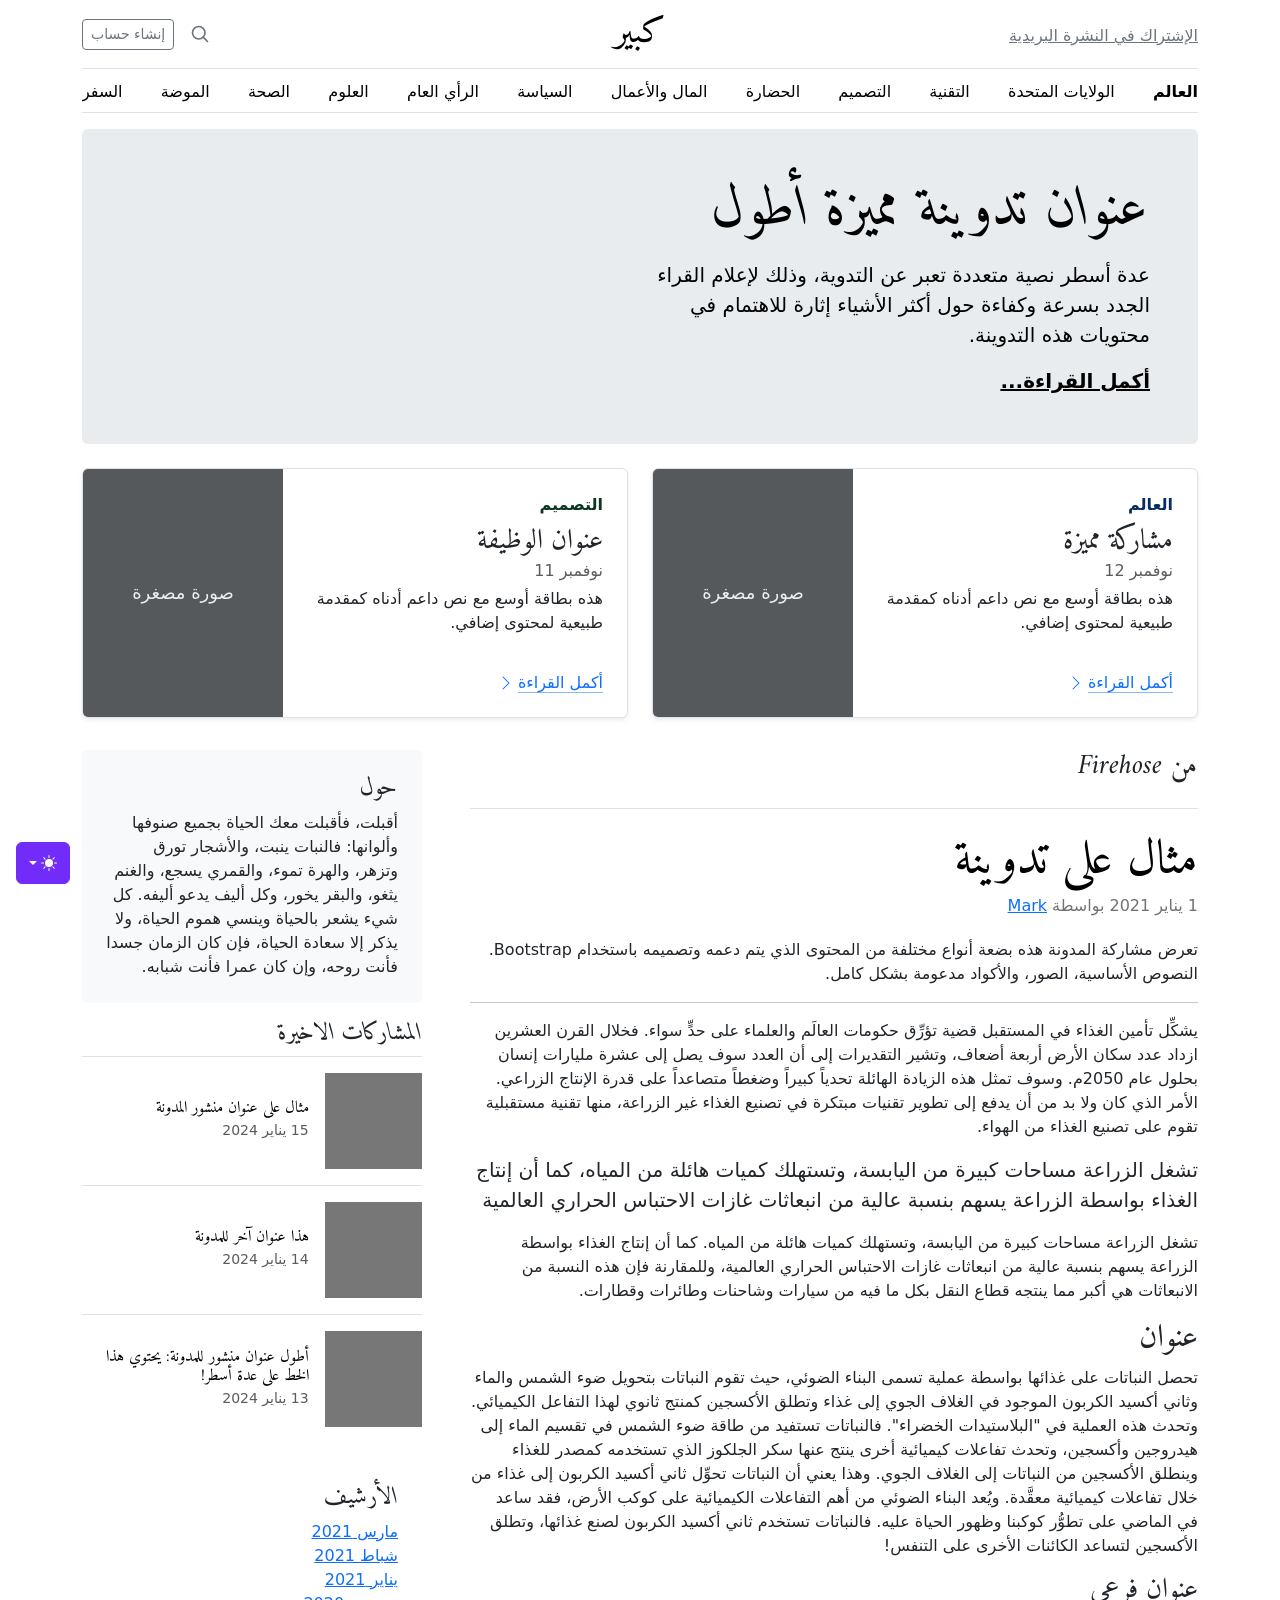
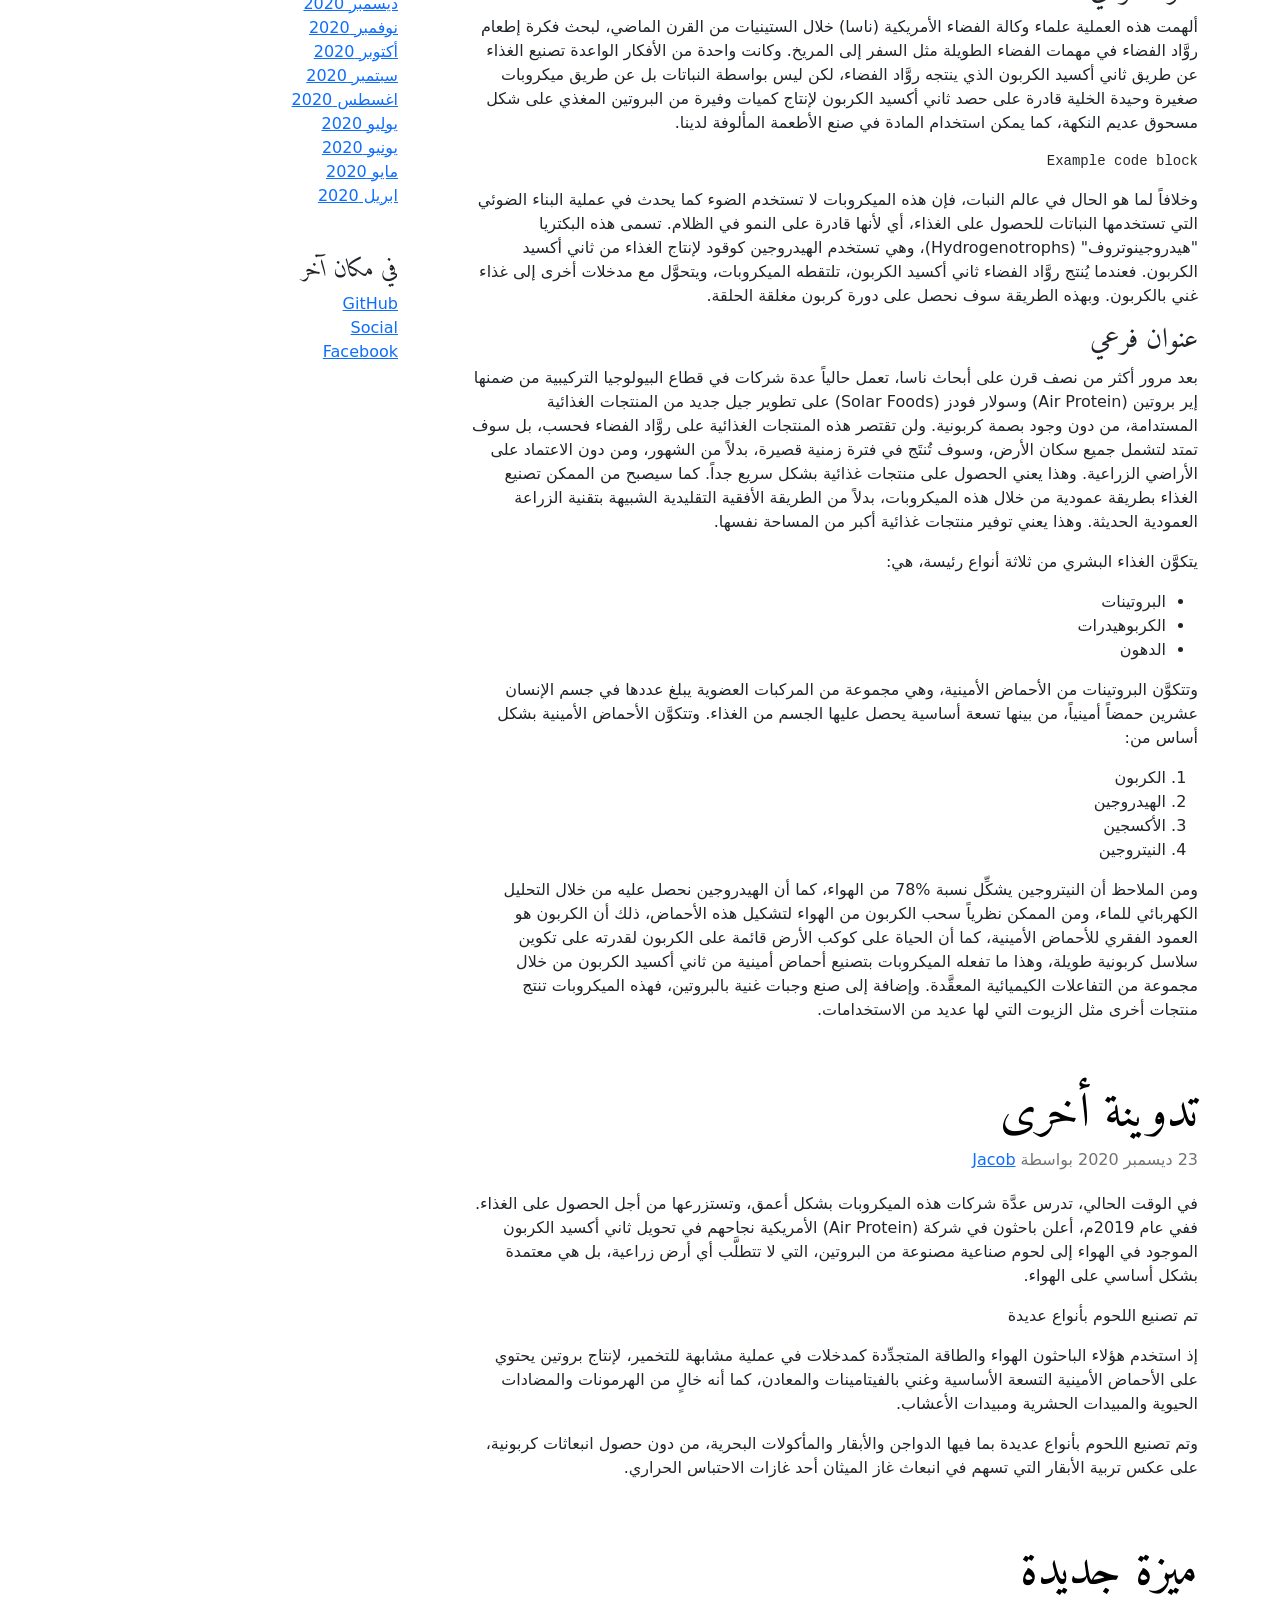
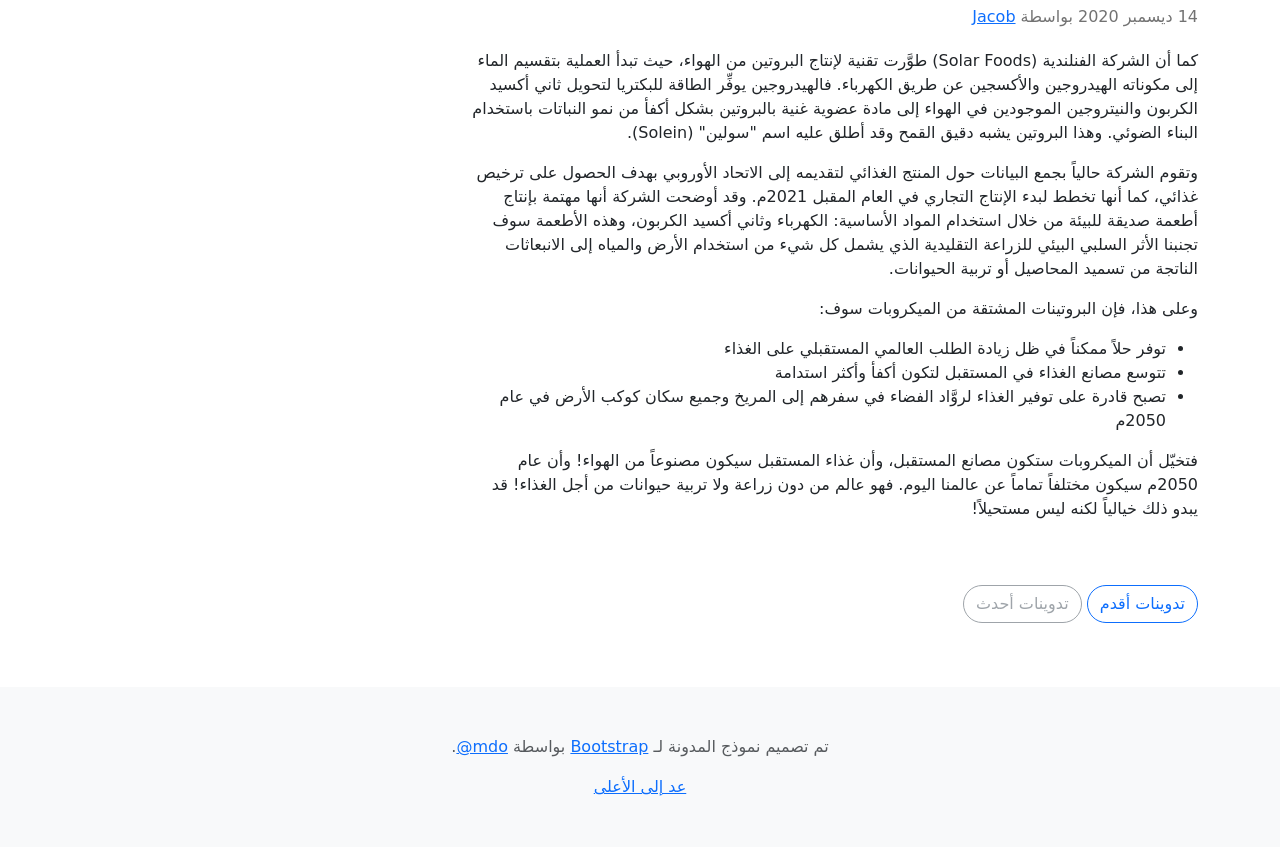
<file: bootstrap-5.3.8-examples/bootstrap-5.3.8-examples/blog-rtl/index.html>
<!doctype html>
<html lang="ar" dir="rtl" data-bs-theme="auto">
  <head>
    <meta charset="utf-8" />
    <meta name="viewport" content="width=device-width, initial-scale=1" />
    <meta name="description" content="" />
    <meta
      name="author"
      content="Mark Otto, Jacob Thornton, and Bootstrap contributors"
    />
    <meta name="generator" content="Astro v5.13.2" />
    <title>قالب المدونة · Bootstrap v5.3</title>
    <link
      rel="canonical"
      href="https://getbootstrap.com/docs/5.3/examples/blog-rtl/"
    />
    <script src="../assets/js/color-modes.js"></script>
    <link href="../assets/dist/css/bootstrap.rtl.min.css" rel="stylesheet" />
    <meta name="theme-color" content="#712cf9" />
    <link
      href="https://fonts.googleapis.com/css?family=Amiri:wght@400;700&display=swap"
      rel="stylesheet"
    />
    <link href="../blog/blog.rtl.css" rel="stylesheet" />
    <style>
      .bd-placeholder-img {
        font-size: 1.125rem;
        text-anchor: middle;
        -webkit-user-select: none;
        -moz-user-select: none;
        user-select: none;
      }
      @media (min-width: 768px) {
        .bd-placeholder-img-lg {
          font-size: 3.5rem;
        }
      }
      .b-example-divider {
        width: 100%;
        height: 3rem;
        background-color: #0000001a;
        border: solid rgba(0, 0, 0, 0.15);
        border-width: 1px 0;
        box-shadow:
          inset 0 0.5em 1.5em #0000001a,
          inset 0 0.125em 0.5em #00000026;
      }
      .b-example-vr {
        flex-shrink: 0;
        width: 1.5rem;
        height: 100vh;
      }
      .bi {
        vertical-align: -0.125em;
        fill: currentColor;
      }
      .nav-scroller {
        position: relative;
        z-index: 2;
        height: 2.75rem;
        overflow-y: hidden;
      }
      .nav-scroller .nav {
        display: flex;
        flex-wrap: nowrap;
        padding-bottom: 1rem;
        margin-top: -1px;
        overflow-x: auto;
        text-align: center;
        white-space: nowrap;
        -webkit-overflow-scrolling: touch;
      }
      .btn-bd-primary {
        --bd-violet-bg: #712cf9;
        --bd-violet-rgb: 112.520718, 44.062154, 249.437846;
        --bs-btn-font-weight: 600;
        --bs-btn-color: var(--bs-white);
        --bs-btn-bg: var(--bd-violet-bg);
        --bs-btn-border-color: var(--bd-violet-bg);
        --bs-btn-hover-color: var(--bs-white);
        --bs-btn-hover-bg: #6528e0;
        --bs-btn-hover-border-color: #6528e0;
        --bs-btn-focus-shadow-rgb: var(--bd-violet-rgb);
        --bs-btn-active-color: var(--bs-btn-hover-color);
        --bs-btn-active-bg: #5a23c8;
        --bs-btn-active-border-color: #5a23c8;
      }
      .bd-mode-toggle {
        z-index: 1500;
      }
      .bd-mode-toggle .bi {
        width: 1em;
        height: 1em;
      }
      .bd-mode-toggle .dropdown-menu .active .bi {
        display: block !important;
      }
    </style>
  </head>
  <body>
    <svg xmlns="http://www.w3.org/2000/svg" class="d-none">
      <symbol id="check2" viewBox="0 0 16 16">
        <path
          d="M13.854 3.646a.5.5 0 0 1 0 .708l-7 7a.5.5 0 0 1-.708 0l-3.5-3.5a.5.5 0 1 1 .708-.708L6.5 10.293l6.646-6.647a.5.5 0 0 1 .708 0z"
        ></path>
      </symbol>
      <symbol id="circle-half" viewBox="0 0 16 16">
        <path
          d="M8 15A7 7 0 1 0 8 1v14zm0 1A8 8 0 1 1 8 0a8 8 0 0 1 0 16z"
        ></path>
      </symbol>
      <symbol id="moon-stars-fill" viewBox="0 0 16 16">
        <path
          d="M6 .278a.768.768 0 0 1 .08.858 7.208 7.208 0 0 0-.878 3.46c0 4.021 3.278 7.277 7.318 7.277.527 0 1.04-.055 1.533-.16a.787.787 0 0 1 .81.316.733.733 0 0 1-.031.893A8.349 8.349 0 0 1 8.344 16C3.734 16 0 12.286 0 7.71 0 4.266 2.114 1.312 5.124.06A.752.752 0 0 1 6 .278z"
        ></path>
        <path
          d="M10.794 3.148a.217.217 0 0 1 .412 0l.387 1.162c.173.518.579.924 1.097 1.097l1.162.387a.217.217 0 0 1 0 .412l-1.162.387a1.734 1.734 0 0 0-1.097 1.097l-.387 1.162a.217.217 0 0 1-.412 0l-.387-1.162A1.734 1.734 0 0 0 9.31 6.593l-1.162-.387a.217.217 0 0 1 0-.412l1.162-.387a1.734 1.734 0 0 0 1.097-1.097l.387-1.162zM13.863.099a.145.145 0 0 1 .274 0l.258.774c.115.346.386.617.732.732l.774.258a.145.145 0 0 1 0 .274l-.774.258a1.156 1.156 0 0 0-.732.732l-.258.774a.145.145 0 0 1-.274 0l-.258-.774a1.156 1.156 0 0 0-.732-.732l-.774-.258a.145.145 0 0 1 0-.274l.774-.258c.346-.115.617-.386.732-.732L13.863.1z"
        ></path>
      </symbol>
      <symbol id="sun-fill" viewBox="0 0 16 16">
        <path
          d="M8 12a4 4 0 1 0 0-8 4 4 0 0 0 0 8zM8 0a.5.5 0 0 1 .5.5v2a.5.5 0 0 1-1 0v-2A.5.5 0 0 1 8 0zm0 13a.5.5 0 0 1 .5.5v2a.5.5 0 0 1-1 0v-2A.5.5 0 0 1 8 13zm8-5a.5.5 0 0 1-.5.5h-2a.5.5 0 0 1 0-1h2a.5.5 0 0 1 .5.5zM3 8a.5.5 0 0 1-.5.5h-2a.5.5 0 0 1 0-1h2A.5.5 0 0 1 3 8zm10.657-5.657a.5.5 0 0 1 0 .707l-1.414 1.415a.5.5 0 1 1-.707-.708l1.414-1.414a.5.5 0 0 1 .707 0zm-9.193 9.193a.5.5 0 0 1 0 .707L3.05 13.657a.5.5 0 0 1-.707-.707l1.414-1.414a.5.5 0 0 1 .707 0zm9.193 2.121a.5.5 0 0 1-.707 0l-1.414-1.414a.5.5 0 0 1 .707-.707l1.414 1.414a.5.5 0 0 1 0 .707zM4.464 4.465a.5.5 0 0 1-.707 0L2.343 3.05a.5.5 0 1 1 .707-.707l1.414 1.414a.5.5 0 0 1 0 .708z"
        ></path>
      </symbol>
    </svg>
    <div
      class="dropdown position-fixed bottom-0 end-0 mb-3 me-3 bd-mode-toggle"
    >
      <button
        class="btn btn-bd-primary py-2 dropdown-toggle d-flex align-items-center"
        id="bd-theme"
        type="button"
        aria-expanded="false"
        data-bs-toggle="dropdown"
        aria-label="Toggle theme (auto)"
      >
        <svg class="bi my-1 theme-icon-active" aria-hidden="true">
          <use href="#circle-half"></use>
        </svg>
        <span class="visually-hidden" id="bd-theme-text">Toggle theme</span>
      </button>
      <ul
        class="dropdown-menu dropdown-menu-end shadow"
        aria-labelledby="bd-theme-text"
      >
        <li>
          <button
            type="button"
            class="dropdown-item d-flex align-items-center"
            data-bs-theme-value="light"
            aria-pressed="false"
          >
            <svg class="bi me-2 opacity-50" aria-hidden="true">
              <use href="#sun-fill"></use>
            </svg>
            Light
            <svg class="bi ms-auto d-none" aria-hidden="true">
              <use href="#check2"></use>
            </svg>
          </button>
        </li>
        <li>
          <button
            type="button"
            class="dropdown-item d-flex align-items-center"
            data-bs-theme-value="dark"
            aria-pressed="false"
          >
            <svg class="bi me-2 opacity-50" aria-hidden="true">
              <use href="#moon-stars-fill"></use>
            </svg>
            Dark
            <svg class="bi ms-auto d-none" aria-hidden="true">
              <use href="#check2"></use>
            </svg>
          </button>
        </li>
        <li>
          <button
            type="button"
            class="dropdown-item d-flex align-items-center active"
            data-bs-theme-value="auto"
            aria-pressed="true"
          >
            <svg class="bi me-2 opacity-50" aria-hidden="true">
              <use href="#circle-half"></use>
            </svg>
            Auto
            <svg class="bi ms-auto d-none" aria-hidden="true">
              <use href="#check2"></use>
            </svg>
          </button>
        </li>
      </ul>
    </div>
    <svg xmlns="http://www.w3.org/2000/svg" class="d-none">
      <symbol
        id="aperture"
        fill="none"
        stroke="currentColor"
        stroke-linecap="round"
        stroke-linejoin="round"
        stroke-width="2"
        viewBox="0 0 24 24"
      >
        <circle cx="12" cy="12" r="10"></circle>
        <path
          d="M14.31 8l5.74 9.94M9.69 8h11.48M7.38 12l5.74-9.94M9.69 16L3.95 6.06M14.31 16H2.83m13.79-4l-5.74 9.94"
        ></path>
      </symbol>
      <symbol id="cart" viewBox="0 0 16 16">
        <path
          d="M0 1.5A.5.5 0 0 1 .5 1H2a.5.5 0 0 1 .485.379L2.89 3H14.5a.5.5 0 0 1 .49.598l-1 5a.5.5 0 0 1-.465.401l-9.397.472L4.415 11H13a.5.5 0 0 1 0 1H4a.5.5 0 0 1-.491-.408L2.01 3.607 1.61 2H.5a.5.5 0 0 1-.5-.5zM3.102 4l.84 4.479 9.144-.459L13.89 4H3.102zM5 12a2 2 0 1 0 0 4 2 2 0 0 0 0-4zm7 0a2 2 0 1 0 0 4 2 2 0 0 0 0-4zm-7 1a1 1 0 1 1 0 2 1 1 0 0 1 0-2zm7 0a1 1 0 1 1 0 2 1 1 0 0 1 0-2z"
        ></path>
      </symbol>
      <symbol id="chevron-right" viewBox="0 0 16 16">
        <path
          fill-rule="evenodd"
          d="M4.646 1.646a.5.5 0 0 1 .708 0l6 6a.5.5 0 0 1 0 .708l-6 6a.5.5 0 0 1-.708-.708L10.293 8 4.646 2.354a.5.5 0 0 1 0-.708z"
        ></path>
      </symbol>
    </svg>
    <div class="container">
      <header class="border-bottom lh-1 py-3">
        <div class="row flex-nowrap justify-content-between align-items-center">
          <div class="col-4 pt-1">
            <a class="link-secondary" href="#">الإشتراك في النشرة البريدية</a>
          </div>
          <div class="col-4 text-center">
            <a
              class="blog-header-logo text-body-emphasis text-decoration-none"
              href="#"
              >كبير</a
            >
          </div>
          <div class="col-4 d-flex justify-content-end align-items-center">
            <a class="link-secondary" href="#" aria-label="بحث">
              <svg
                xmlns="http://www.w3.org/2000/svg"
                width="20"
                height="20"
                fill="none"
                stroke="currentColor"
                stroke-linecap="round"
                stroke-linejoin="round"
                stroke-width="2"
                class="mx-3"
                role="img"
                viewBox="0 0 24 24"
              >
                <title>بحث</title>
                <circle cx="10.5" cy="10.5" r="7.5"></circle>
                <path d="M21 21l-5.2-5.2"></path>
              </svg>
            </a>
            <a class="btn btn-sm btn-outline-secondary" href="#">إنشاء حساب</a>
          </div>
        </div>
      </header>
      <div class="nav-scroller py-1 mb-3 border-bottom">
        <nav class="nav nav-underline justify-content-between">
          <a class="nav-item nav-link link-body-emphasis active" href="#"
            >العالم</a
          >
          <a class="nav-item nav-link link-body-emphasis" href="#"
            >الولايات المتحدة</a
          >
          <a class="nav-item nav-link link-body-emphasis" href="#">التقنية</a>
          <a class="nav-item nav-link link-body-emphasis" href="#">التصميم</a>
          <a class="nav-item nav-link link-body-emphasis" href="#">الحضارة</a>
          <a class="nav-item nav-link link-body-emphasis" href="#"
            >المال والأعمال</a
          >
          <a class="nav-item nav-link link-body-emphasis" href="#">السياسة</a>
          <a class="nav-item nav-link link-body-emphasis" href="#"
            >الرأي العام</a
          >
          <a class="nav-item nav-link link-body-emphasis" href="#">العلوم</a>
          <a class="nav-item nav-link link-body-emphasis" href="#">الصحة</a>
          <a class="nav-item nav-link link-body-emphasis" href="#">الموضة</a>
          <a class="nav-item nav-link link-body-emphasis" href="#">السفر</a>
        </nav>
      </div>
    </div>
    <main class="container">
      <div class="p-4 p-md-5 mb-4 rounded text-body-emphasis bg-body-secondary">
        <div class="col-lg-6 px-0">
          <h1 class="display-4 fst-italic">عنوان تدوينة مميزة أطول</h1>
          <p class="lead my-3">
            عدة أسطر نصية متعددة تعبر عن التدوية، وذلك لإعلام القراء الجدد بسرعة
            وكفاءة حول أكثر الأشياء إثارة للاهتمام في محتويات هذه التدوينة.
          </p>
          <p class="lead mb-0">
            <a href="#" class="text-body-emphasis fw-bold">أكمل القراءة...</a>
          </p>
        </div>
      </div>
      <div class="row mb-2">
        <div class="col-md-6">
          <div
            class="row g-0 border rounded overflow-hidden flex-md-row mb-4 shadow-sm h-md-250 position-relative"
          >
            <div class="col p-4 d-flex flex-column position-static">
              <strong class="d-inline-block mb-2 text-primary-emphasis"
                >العالم</strong
              >
              <h3 class="mb-0">مشاركة مميزة</h3>
              <div class="mb-1 text-body-secondary">نوفمبر 12</div>
              <p class="card-text mb-auto">
                هذه بطاقة أوسع مع نص داعم أدناه كمقدمة طبيعية لمحتوى إضافي.
              </p>
              <a
                href="#"
                class="icon-link gap-1 icon-link-hover stretched-link"
              >
                أكمل القراءة
                <svg class="bi" aria-hidden="true">
                  <use xlink:href="#chevron-right"></use>
                </svg>
              </a>
            </div>
            <div class="col-auto d-none d-lg-block">
              <svg
                aria-label="Placeholder: صورة مصغرة"
                class="bd-placeholder-img"
                height="250"
                preserveAspectRatio="xMidYMid slice"
                role="img"
                width="200"
                xmlns="http://www.w3.org/2000/svg"
              >
                <title>Placeholder</title>
                <rect width="100%" height="100%" fill="#55595c"></rect>
                <text x="50%" y="50%" fill="#eceeef" dy=".3em">صورة مصغرة</text>
              </svg>
            </div>
          </div>
        </div>
        <div class="col-md-6">
          <div
            class="row g-0 border rounded overflow-hidden flex-md-row mb-4 shadow-sm h-md-250 position-relative"
          >
            <div class="col p-4 d-flex flex-column position-static">
              <strong class="d-inline-block mb-2 text-success-emphasis"
                >التصميم</strong
              >
              <h3 class="mb-0">عنوان الوظيفة</h3>
              <div class="mb-1 text-body-secondary">نوفمبر 11</div>
              <p class="mb-auto">
                هذه بطاقة أوسع مع نص داعم أدناه كمقدمة طبيعية لمحتوى إضافي.
              </p>
              <a
                href="#"
                class="icon-link gap-1 icon-link-hover stretched-link"
              >
                أكمل القراءة
                <svg class="bi" aria-hidden="true">
                  <use xlink:href="#chevron-right"></use>
                </svg>
              </a>
            </div>
            <div class="col-auto d-none d-lg-block">
              <svg
                aria-label="Placeholder: صورة مصغرة"
                class="bd-placeholder-img"
                height="250"
                preserveAspectRatio="xMidYMid slice"
                role="img"
                width="200"
                xmlns="http://www.w3.org/2000/svg"
              >
                <title>Placeholder</title>
                <rect width="100%" height="100%" fill="#55595c"></rect>
                <text x="50%" y="50%" fill="#eceeef" dy=".3em">صورة مصغرة</text>
              </svg>
            </div>
          </div>
        </div>
      </div>
      <div class="row g-5">
        <div class="col-md-8">
          <h3 class="pb-4 mb-4 fst-italic border-bottom">من Firehose</h3>
          <article class="blog-post">
            <h2 class="display-5 link-body-emphasis mb-1">مثال على تدوينة</h2>
            <p class="blog-post-meta">
              1 يناير 2021 بواسطة <a href="#"> Mark </a>
            </p>
            <p>
              تعرض مشاركة المدونة هذه بضعة أنواع مختلفة من المحتوى الذي يتم دعمه
              وتصميمه باستخدام Bootstrap. النصوص الأساسية، الصور، والأكواد
              مدعومة بشكل كامل.
            </p>
            <hr />
            <p>
              يشكِّل تأمين الغذاء في المستقبل قضية تؤرِّق حكومات العالَم
              والعلماء على حدٍّ سواء. فخلال القرن العشرين ازداد عدد سكان الأرض
              أربعة أضعاف، وتشير التقديرات إلى أن العدد سوف يصل إلى عشرة مليارات
              إنسان بحلول عام 2050م. وسوف تمثل هذه الزيادة الهائلة تحدياً كبيراً
              وضغطاً متصاعداً على قدرة الإنتاج الزراعي. الأمر الذي كان ولا بد من
              أن يدفع إلى تطوير تقنيات مبتكرة في تصنيع الغذاء غير الزراعة، منها
              تقنية مستقبلية تقوم على تصنيع الغذاء من الهواء.
            </p>
            <blockquote class="blockquote">
              <p>
                تشغل الزراعة مساحات كبيرة من اليابسة، وتستهلك كميات هائلة من
                المياه، كما أن إنتاج الغذاء بواسطة الزراعة يسهم بنسبة عالية من
                انبعاثات غازات الاحتباس الحراري العالمية
              </p>
            </blockquote>
            <p>
              تشغل الزراعة مساحات كبيرة من اليابسة، وتستهلك كميات هائلة من
              المياه. كما أن إنتاج الغذاء بواسطة الزراعة يسهم بنسبة عالية من
              انبعاثات غازات الاحتباس الحراري العالمية، وللمقارنة فإن هذه النسبة
              من الانبعاثات هي أكبر مما ينتجه قطاع النقل بكل ما فيه من سيارات
              وشاحنات وطائرات وقطارات.
            </p>
            <h2>عنوان</h2>
            <p>
              تحصل النباتات على غذائها بواسطة عملية تسمى البناء الضوئي، حيث تقوم
              النباتات بتحويل ضوء الشمس والماء وثاني أكسيد الكربون الموجود في
              الغلاف الجوي إلى غذاء وتطلق الأكسجين كمنتج ثانوي لهذا التفاعل
              الكيميائي. وتحدث هذه العملية في "البلاستيدات الخضراء". فالنباتات
              تستفيد من طاقة ضوء الشمس في تقسيم الماء إلى هيدروجين وأكسجين،
              وتحدث تفاعلات كيميائية أخرى ينتج عنها سكر الجلكوز الذي تستخدمه
              كمصدر للغذاء وينطلق الأكسجين من النباتات إلى الغلاف الجوي. وهذا
              يعني أن النباتات تحوِّل ثاني أكسيد الكربون إلى غذاء من خلال
              تفاعلات كيميائية معقَّدة. ويُعد البناء الضوئي من أهم التفاعلات
              الكيميائية على كوكب الأرض، فقد ساعد في الماضي على تطوُّر كوكبنا
              وظهور الحياة عليه. فالنباتات تستخدم ثاني أكسيد الكربون لصنع
              غذائها، وتطلق الأكسجين لتساعد الكائنات الأخرى على التنفس!
            </p>
            <h3>عنوان فرعي</h3>
            <p>
              ألهمت هذه العملية علماء وكالة الفضاء الأمريكية (ناسا) خلال
              الستينيات من القرن الماضي، لبحث فكرة إطعام روَّاد الفضاء في مهمات
              الفضاء الطويلة مثل السفر إلى المريخ. وكانت واحدة من الأفكار
              الواعدة تصنيع الغذاء عن طريق ثاني أكسيد الكربون الذي ينتجه روَّاد
              الفضاء، لكن ليس بواسطة النباتات بل عن طريق ميكروبات صغيرة وحيدة
              الخلية قادرة على حصد ثاني أكسيد الكربون لإنتاج كميات وفيرة من
              البروتين المغذي على شكل مسحوق عديم النكهة، كما يمكن استخدام المادة
              في صنع الأطعمة المألوفة لدينا.
            </p>
            <pre><code>Example code block</code></pre>
            <p>
              وخلافاً لما هو الحال في عالم النبات، فإن هذه الميكروبات لا تستخدم
              الضوء كما يحدث في عملية البناء الضوئي التي تستخدمها النباتات
              للحصول على الغذاء، أي لأنها قادرة على النمو في الظلام. تسمى هذه
              البكتريا "هيدروجينوتروف" (Hydrogenotrophs)، وهي تستخدم الهيدروجين
              كوقود لإنتاج الغذاء من ثاني أكسيد الكربون. فعندما يُنتج روَّاد
              الفضاء ثاني أكسيد الكربون، تلتقطه الميكروبات، ويتحوَّل مع مدخلات
              أخرى إلى غذاء غني بالكربون. وبهذه الطريقة سوف نحصل على دورة كربون
              مغلقة الحلقة.
            </p>
            <h3>عنوان فرعي</h3>
            <p>
              بعد مرور أكثر من نصف قرن على أبحاث ناسا، تعمل حالياً عدة شركات في
              قطاع البيولوجيا التركيبية من ضمنها إير بروتين (Air Protein) وسولار
              فودز (Solar Foods) على تطوير جيل جديد من المنتجات الغذائية
              المستدامة، من دون وجود بصمة كربونية. ولن تقتصر هذه المنتجات
              الغذائية على روَّاد الفضاء فحسب، بل سوف تمتد لتشمل جميع سكان
              الأرض، وسوف تُنتَج في فترة زمنية قصيرة، بدلاً من الشهور، ومن دون
              الاعتماد على الأراضي الزراعية. وهذا يعني الحصول على منتجات غذائية
              بشكل سريع جداً. كما سيصبح من الممكن تصنيع الغذاء بطريقة عمودية من
              خلال هذه الميكروبات، بدلاً من الطريقة الأفقية التقليدية الشبيهة
              بتقنية الزراعة العمودية الحديثة. وهذا يعني توفير منتجات غذائية
              أكبر من المساحة نفسها.
            </p>
            <p>يتكوَّن الغذاء البشري من ثلاثة أنواع رئيسة، هي:</p>
            <ul>
              <li>البروتينات</li>
              <li>الكربوهيدرات</li>
              <li>الدهون</li>
            </ul>
            <p>
              وتتكوَّن البروتينات من الأحماض الأمينية، وهي مجموعة من المركبات
              العضوية يبلغ عددها في جسم الإنسان عشرين حمضاً أمينياً، من بينها
              تسعة أساسية يحصل عليها الجسم من الغذاء. وتتكوَّن الأحماض الأمينية
              بشكل أساس من:
            </p>
            <ol>
              <li>الكربون</li>
              <li>الهيدروجين</li>
              <li>الأكسجين</li>
              <li>النيتروجين</li>
            </ol>
            <p>
              ومن الملاحظ أن النيتروجين يشكِّل نسبة %78 من الهواء، كما أن
              الهيدروجين نحصل عليه من خلال التحليل الكهربائي للماء، ومن الممكن
              نظرياً سحب الكربون من الهواء لتشكيل هذه الأحماض، ذلك أن الكربون هو
              العمود الفقري للأحماض الأمينية، كما أن الحياة على كوكب الأرض قائمة
              على الكربون لقدرته على تكوين سلاسل كربونية طويلة، وهذا ما تفعله
              الميكروبات بتصنيع أحماض أمينية من ثاني أكسيد الكربون من خلال
              مجموعة من التفاعلات الكيميائية المعقَّدة. وإضافة إلى صنع وجبات
              غنية بالبروتين، فهذه الميكروبات تنتج منتجات أخرى مثل الزيوت التي
              لها عديد من الاستخدامات.
            </p>
          </article>
          <article class="blog-post">
            <h2 class="display-5 link-body-emphasis mb-1">تدوينة أخرى</h2>
            <p class="blog-post-meta">
              23 ديسمبر 2020 بواسطة <a href="#">Jacob</a>
            </p>
            <p>
              في الوقت الحالي، تدرس عدَّة شركات هذه الميكروبات بشكل أعمق،
              وتستزرعها من أجل الحصول على الغذاء. ففي عام 2019م، أعلن باحثون في
              شركة (Air Protein) الأمريكية نجاحهم في تحويل ثاني أكسيد الكربون
              الموجود في الهواء إلى لحوم صناعية مصنوعة من البروتين، التي لا
              تتطلَّب أي أرض زراعية، بل هي معتمدة بشكل أساسي على الهواء.
            </p>
            <blockquote><p>تم تصنيع اللحوم بأنواع عديدة</p></blockquote>
            <p>
              إذ استخدم هؤلاء الباحثون الهواء والطاقة المتجدِّدة كمدخلات في
              عملية مشابهة للتخمير، لإنتاج بروتين يحتوي على الأحماض الأمينية
              التسعة الأساسية وغني بالفيتامينات والمعادن، كما أنه خالٍ من
              الهرمونات والمضادات الحيوية والمبيدات الحشرية ومبيدات الأعشاب.
            </p>
            <p>
              وتم تصنيع اللحوم بأنواع عديدة بما فيها الدواجن والأبقار والمأكولات
              البحرية، من دون حصول انبعاثات كربونية، على عكس تربية الأبقار التي
              تسهم في انبعاث غاز الميثان أحد غازات الاحتباس الحراري.
            </p>
          </article>
          <article class="blog-post">
            <h2 class="display-5 link-body-emphasis mb-1">ميزة جديدة</h2>
            <p class="blog-post-meta">
              14 ديسمبر 2020 بواسطة <a href="#">Jacob</a>
            </p>
            <p>
              كما أن الشركة الفنلندية (Solar Foods) طوَّرت تقنية لإنتاج البروتين
              من الهواء، حيث تبدأ العملية بتقسيم الماء إلى مكوناته الهيدروجين
              والأكسجين عن طريق الكهرباء. فالهيدروجين يوفِّر الطاقة للبكتريا
              لتحويل ثاني أكسيد الكربون والنيتروجين الموجودين في الهواء إلى مادة
              عضوية غنية بالبروتين بشكل أكفأ من نمو النباتات باستخدام البناء
              الضوئي. وهذا البروتين يشبه دقيق القمح وقد أطلق عليه اسم "سولين"
              (Solein).
            </p>
            <p>
              وتقوم الشركة حالياً بجمع البيانات حول المنتج الغذائي لتقديمه إلى
              الاتحاد الأوروبي بهدف الحصول على ترخيص غذائي، كما أنها تخطط لبدء
              الإنتاج التجاري في العام المقبل 2021م. وقد أوضحت الشركة أنها مهتمة
              بإنتاج أطعمة صديقة للبيئة من خلال استخدام المواد الأساسية:
              الكهرباء وثاني أكسيد الكربون، وهذه الأطعمة سوف تجنبنا الأثر السلبي
              البيئي للزراعة التقليدية الذي يشمل كل شيء من استخدام الأرض والمياه
              إلى الانبعاثات الناتجة من تسميد المحاصيل أو تربية الحيوانات.
            </p>
            <p>وعلى هذا، فإن البروتينات المشتقة من الميكروبات سوف:</p>
            <ul>
              <li>
                توفر حلاً ممكناً في ظل زيادة الطلب العالمي المستقبلي على الغذاء
              </li>
              <li>تتوسع مصانع الغذاء في المستقبل لتكون أكفأ وأكثر استدامة</li>
              <li>
                تصبح قادرة على توفير الغذاء لروَّاد الفضاء في سفرهم إلى المريخ
                وجميع سكان كوكب الأرض في عام 2050م
              </li>
            </ul>
            <p>
              فتخيّل أن الميكروبات ستكون مصانع المستقبل، وأن غذاء المستقبل سيكون
              مصنوعاً من الهواء! وأن عام 2050م سيكون مختلفاً تماماً عن عالمنا
              اليوم. فهو عالم من دون زراعة ولا تربية حيوانات من أجل الغذاء! قد
              يبدو ذلك خيالياً لكنه ليس مستحيلاً!
            </p>
          </article>
          <nav class="blog-pagination" aria-label="Pagination">
            <a class="btn btn-outline-primary rounded-pill" href="#"
              >تدوينات أقدم</a
            >
            <a
              class="btn btn-outline-secondary rounded-pill disabled"
              aria-disabled="true"
              >تدوينات أحدث</a
            >
          </nav>
        </div>
        <div class="col-md-4">
          <div class="position-sticky" style="top: 2rem">
            <div class="p-4 mb-3 bg-body-tertiary rounded">
              <h4 class="fst-italic">حول</h4>
              <p class="mb-0">
                أقبلت، فأقبلت معك الحياة بجميع صنوفها وألوانها: فالنبات ينبت،
                والأشجار تورق وتزهر، والهرة تموء، والقمري يسجع، والغنم يثغو،
                والبقر يخور، وكل أليف يدعو أليفه. كل شيء يشعر بالحياة وينسي هموم
                الحياة، ولا يذكر إلا سعادة الحياة، فإن كان الزمان جسدا فأنت
                روحه، وإن كان عمرا فأنت شبابه.
              </p>
            </div>
            <div>
              <h4 class="fst-italic">المشاركات الاخيرة</h4>
              <ul class="list-unstyled">
                <li>
                  <a
                    class="d-flex flex-column flex-lg-row gap-3 align-items-start align-items-lg-center py-3 link-body-emphasis text-decoration-none border-top"
                    href="#"
                  >
                    <svg
                      aria-hidden="true"
                      class="bd-placeholder-img"
                      height="96"
                      preserveAspectRatio="xMidYMid slice"
                      width="100%"
                      xmlns="http://www.w3.org/2000/svg"
                    >
                      <rect width="100%" height="100%" fill="#777"></rect>
                    </svg>
                    <div class="col-lg-8">
                      <h6 class="mb-0">مثال على عنوان منشور المدونة</h6>
                      <small class="text-body-secondary">15 يناير 2024</small>
                    </div>
                  </a>
                </li>
                <li>
                  <a
                    class="d-flex flex-column flex-lg-row gap-3 align-items-start align-items-lg-center py-3 link-body-emphasis text-decoration-none border-top"
                    href="#"
                  >
                    <svg
                      aria-hidden="true"
                      class="bd-placeholder-img"
                      height="96"
                      preserveAspectRatio="xMidYMid slice"
                      width="100%"
                      xmlns="http://www.w3.org/2000/svg"
                    >
                      <rect width="100%" height="100%" fill="#777"></rect>
                    </svg>
                    <div class="col-lg-8">
                      <h6 class="mb-0">هذا عنوان آخر للمدونة</h6>
                      <small class="text-body-secondary">14 يناير 2024</small>
                    </div>
                  </a>
                </li>
                <li>
                  <a
                    class="d-flex flex-column flex-lg-row gap-3 align-items-start align-items-lg-center py-3 link-body-emphasis text-decoration-none border-top"
                    href="#"
                  >
                    <svg
                      aria-hidden="true"
                      class="bd-placeholder-img"
                      height="96"
                      preserveAspectRatio="xMidYMid slice"
                      width="100%"
                      xmlns="http://www.w3.org/2000/svg"
                    >
                      <rect width="100%" height="100%" fill="#777"></rect>
                    </svg>
                    <div class="col-lg-8">
                      <h6 class="mb-0">
                        أطول عنوان منشور للمدونة: يحتوي هذا الخط على عدة أسطر!
                      </h6>
                      <small class="text-body-secondary">13 يناير 2024</small>
                    </div>
                  </a>
                </li>
              </ul>
            </div>
            <div class="p-4">
              <h4 class="fst-italic">الأرشيف</h4>
              <ol class="list-unstyled mb-0">
                <li><a href="#">مارس 2021</a></li>
                <li><a href="#">شباط 2021</a></li>
                <li><a href="#">يناير 2021</a></li>
                <li><a href="#">ديسمبر 2020</a></li>
                <li><a href="#">نوفمبر 2020</a></li>
                <li><a href="#">أكتوبر 2020</a></li>
                <li><a href="#">سبتمبر 2020</a></li>
                <li><a href="#">اغسطس 2020</a></li>
                <li><a href="#">يوليو 2020</a></li>
                <li><a href="#">يونيو 2020</a></li>
                <li><a href="#">مايو 2020</a></li>
                <li><a href="#">ابريل 2020</a></li>
              </ol>
            </div>
            <div class="p-4">
              <h4 class="fst-italic">في مكان آخر</h4>
              <ol class="list-unstyled">
                <li><a href="#">GitHub</a></li>
                <li><a href="#">Social</a></li>
                <li><a href="#">Facebook</a></li>
              </ol>
            </div>
          </div>
        </div>
      </div>
    </main>
    <footer class="py-5 text-center text-body-secondary bg-body-tertiary">
      <p>
        تم تصميم نموذج المدونة لـ
        <a href="https://getbootstrap.com/">Bootstrap</a> بواسطة
        <a href="https://x.com/mdo"><bdi lang="en" dir="ltr">@mdo</bdi></a
        >.
      </p>
      <p class="mb-0"><a href="#">عد إلى الأعلى</a></p>
    </footer>
    <script
      src="../assets/dist/js/bootstrap.bundle.min.js"
      class="astro-vvvwv3sm"
    ></script>
  </body>
</html>
</file>
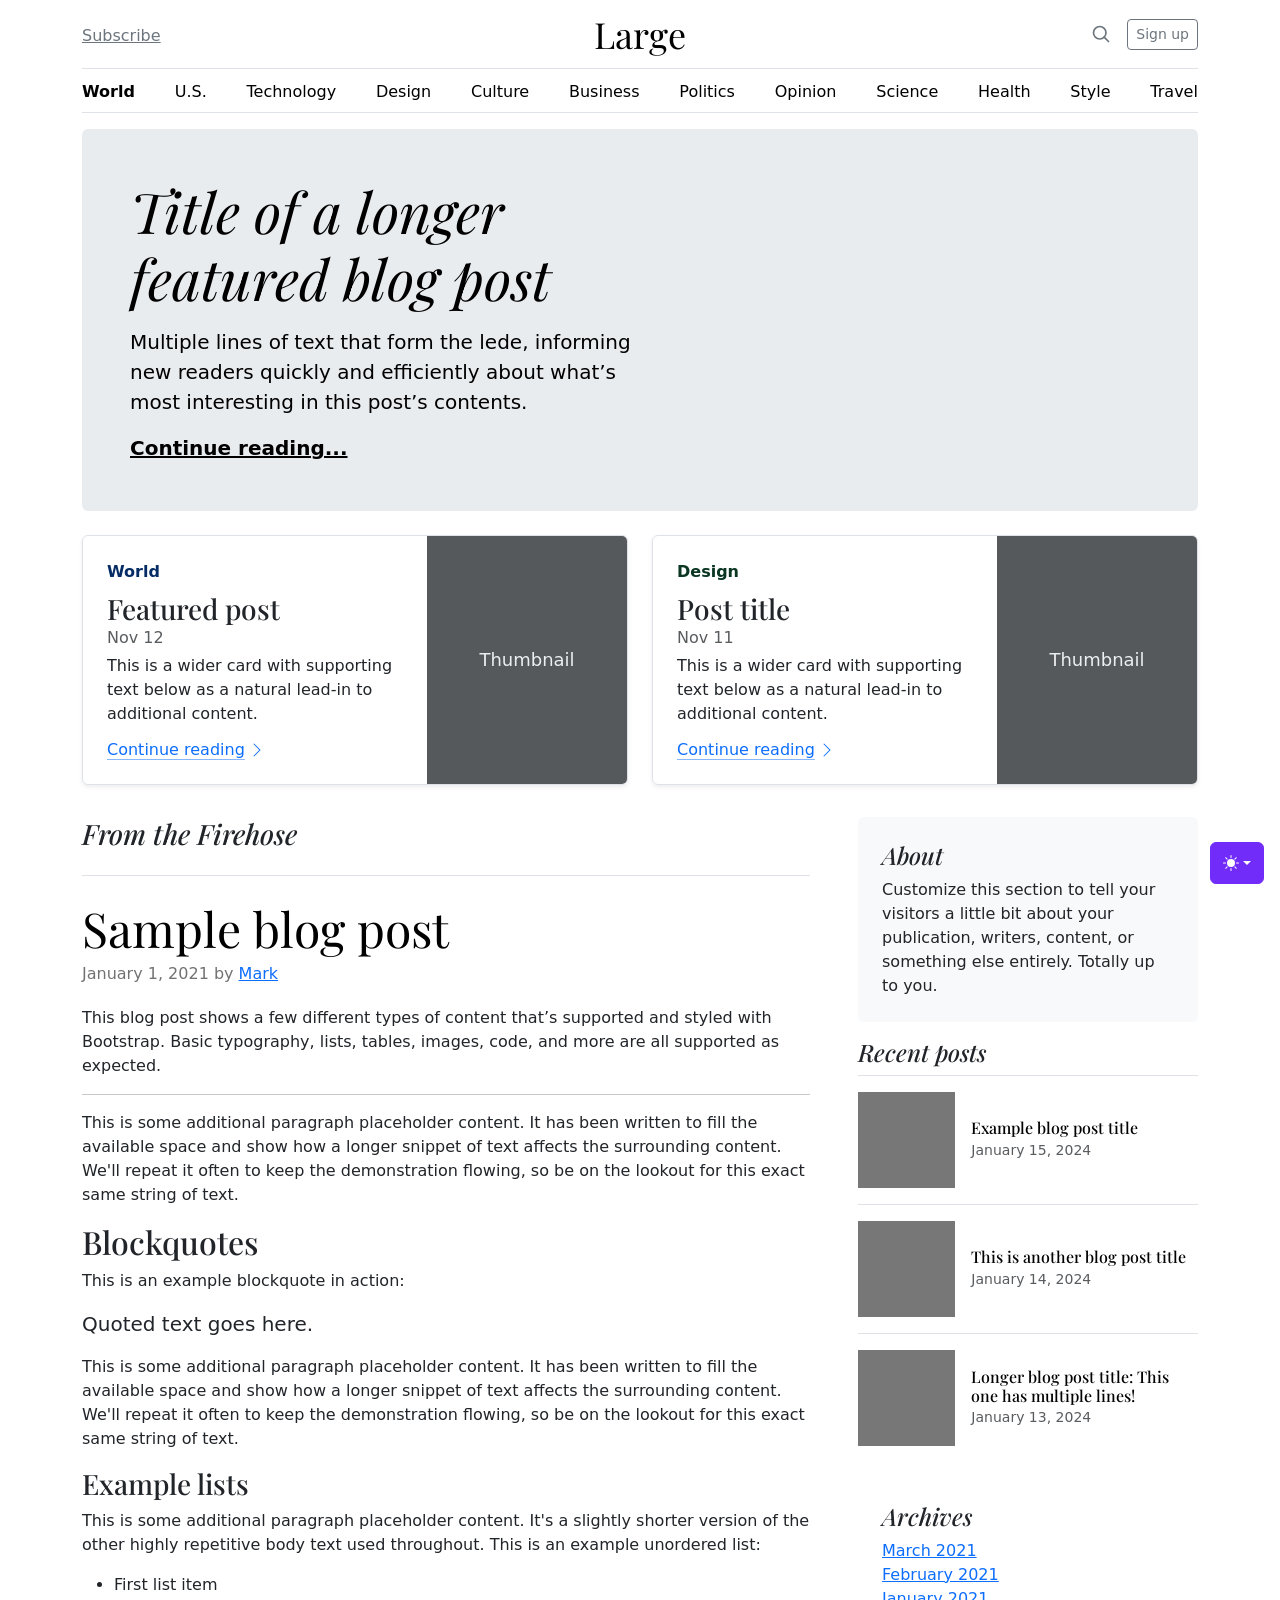
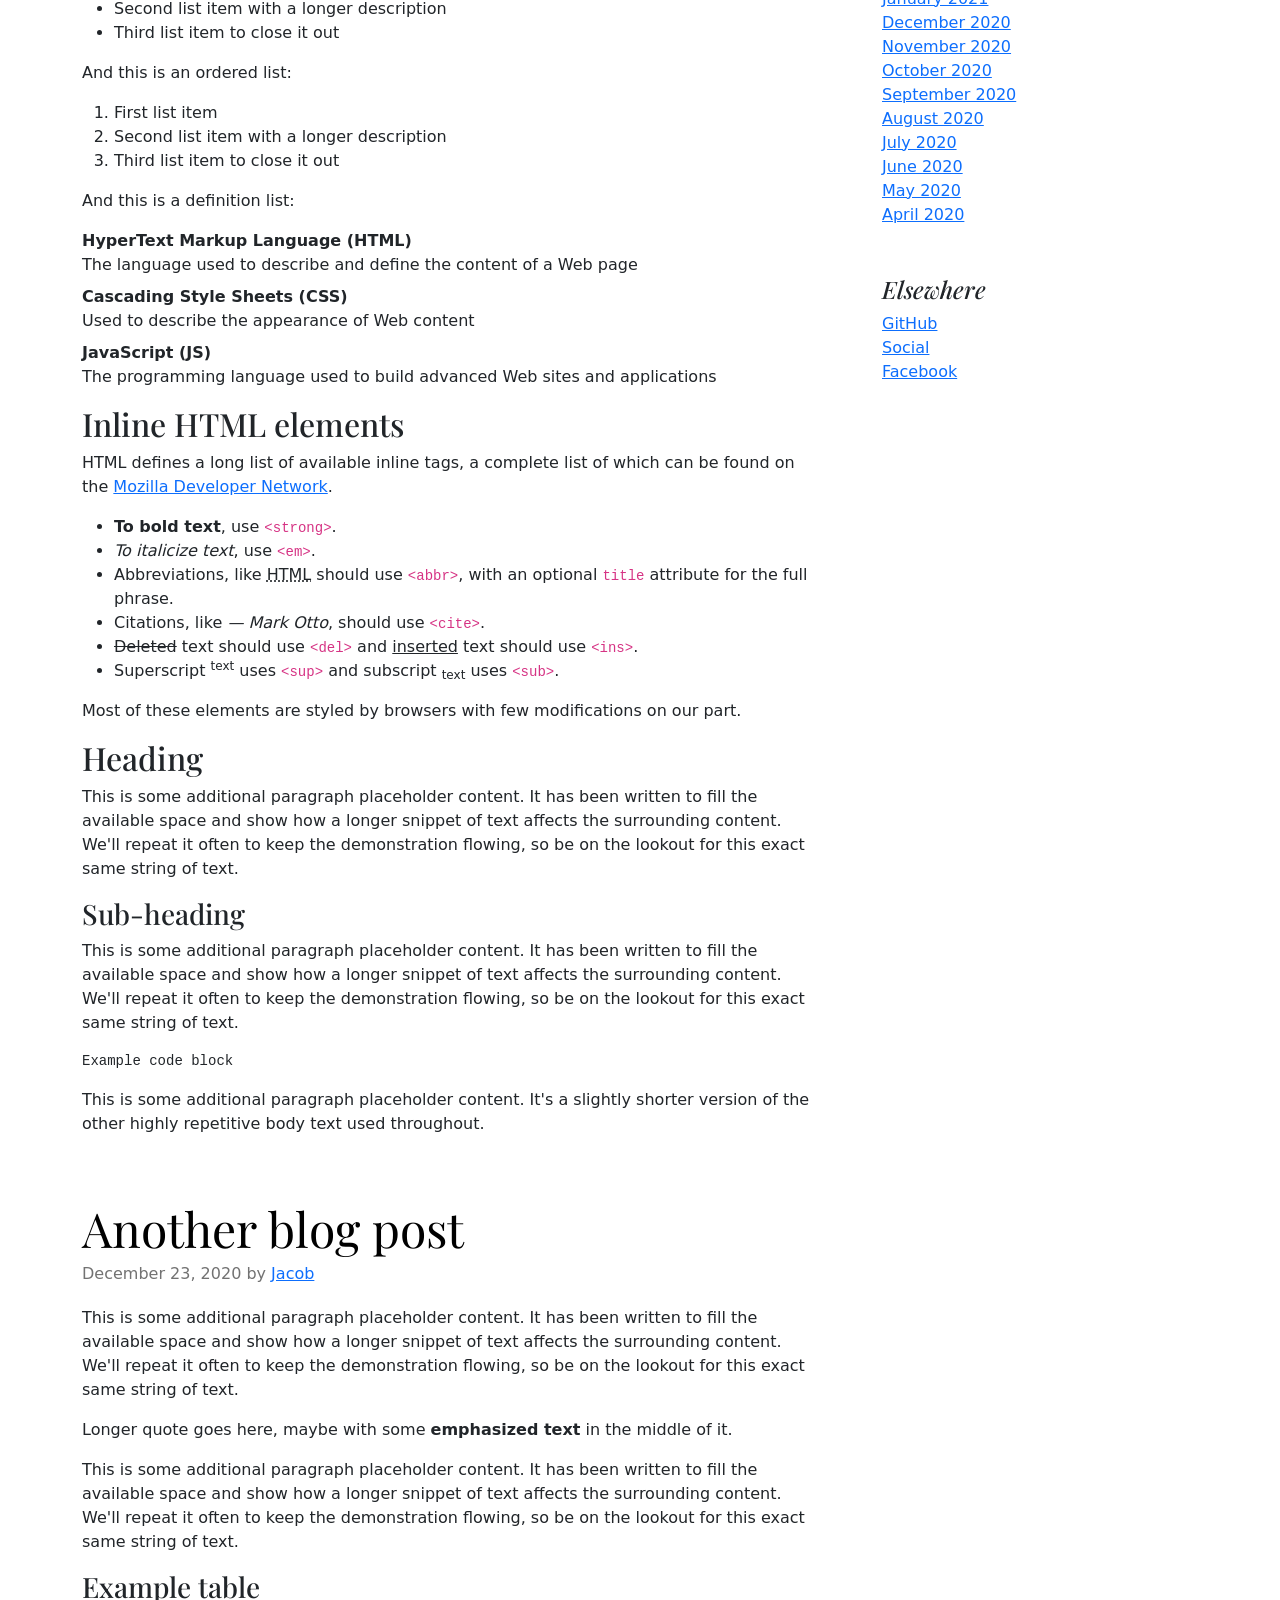
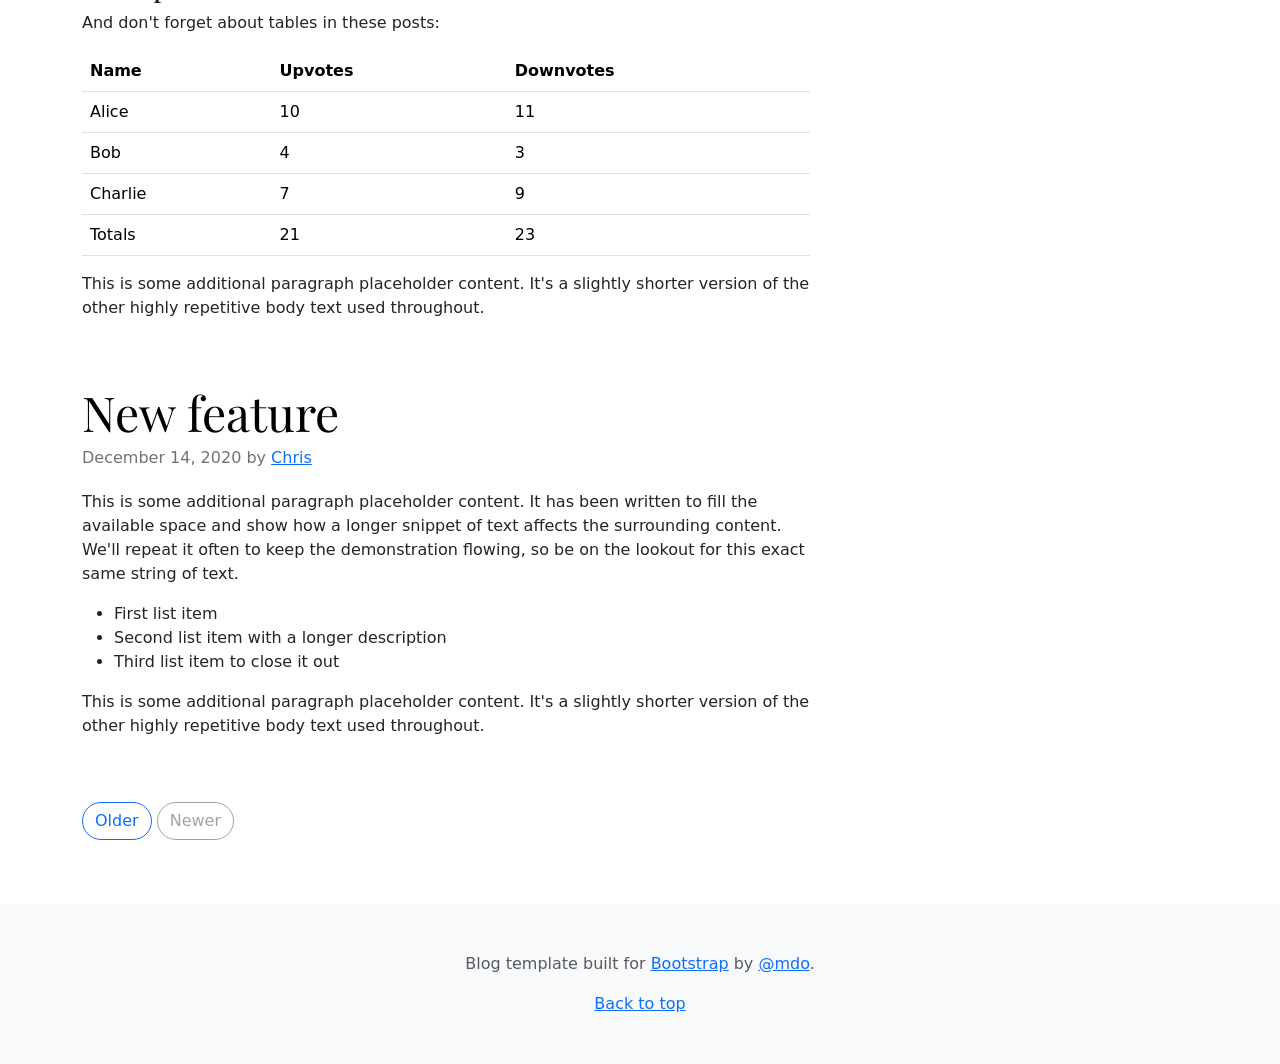
<file: bootstrap-5.3.8-examples/bootstrap-5.3.8-examples/blog/index.html>
<!doctype html>
<html lang="en" data-bs-theme="auto">
  <head>
    <meta charset="utf-8" />
    <meta name="viewport" content="width=device-width, initial-scale=1" />
    <meta name="description" content="" />
    <meta
      name="author"
      content="Mark Otto, Jacob Thornton, and Bootstrap contributors"
    />
    <meta name="generator" content="Astro v5.13.2" />
    <title>Blog Template · Bootstrap v5.3</title>
    <link
      rel="canonical"
      href="https://getbootstrap.com/docs/5.3/examples/blog/"
    />
    <script src="../assets/js/color-modes.js"></script>
    <link href="../assets/dist/css/bootstrap.min.css" rel="stylesheet" />
    <meta name="theme-color" content="#712cf9" />
    <link
      href="https://fonts.googleapis.com/css?family=Playfair+Display:700,900&display=swap"
      rel="stylesheet"
    />
    <link href="blog.css" rel="stylesheet" />
    <style>
      .bd-placeholder-img {
        font-size: 1.125rem;
        text-anchor: middle;
        -webkit-user-select: none;
        -moz-user-select: none;
        user-select: none;
      }
      @media (min-width: 768px) {
        .bd-placeholder-img-lg {
          font-size: 3.5rem;
        }
      }
      .b-example-divider {
        width: 100%;
        height: 3rem;
        background-color: #0000001a;
        border: solid rgba(0, 0, 0, 0.15);
        border-width: 1px 0;
        box-shadow:
          inset 0 0.5em 1.5em #0000001a,
          inset 0 0.125em 0.5em #00000026;
      }
      .b-example-vr {
        flex-shrink: 0;
        width: 1.5rem;
        height: 100vh;
      }
      .bi {
        vertical-align: -0.125em;
        fill: currentColor;
      }
      .nav-scroller {
        position: relative;
        z-index: 2;
        height: 2.75rem;
        overflow-y: hidden;
      }
      .nav-scroller .nav {
        display: flex;
        flex-wrap: nowrap;
        padding-bottom: 1rem;
        margin-top: -1px;
        overflow-x: auto;
        text-align: center;
        white-space: nowrap;
        -webkit-overflow-scrolling: touch;
      }
      .btn-bd-primary {
        --bd-violet-bg: #712cf9;
        --bd-violet-rgb: 112.520718, 44.062154, 249.437846;
        --bs-btn-font-weight: 600;
        --bs-btn-color: var(--bs-white);
        --bs-btn-bg: var(--bd-violet-bg);
        --bs-btn-border-color: var(--bd-violet-bg);
        --bs-btn-hover-color: var(--bs-white);
        --bs-btn-hover-bg: #6528e0;
        --bs-btn-hover-border-color: #6528e0;
        --bs-btn-focus-shadow-rgb: var(--bd-violet-rgb);
        --bs-btn-active-color: var(--bs-btn-hover-color);
        --bs-btn-active-bg: #5a23c8;
        --bs-btn-active-border-color: #5a23c8;
      }
      .bd-mode-toggle {
        z-index: 1500;
      }
      .bd-mode-toggle .bi {
        width: 1em;
        height: 1em;
      }
      .bd-mode-toggle .dropdown-menu .active .bi {
        display: block !important;
      }
    </style>
  </head>
  <body>
    <svg xmlns="http://www.w3.org/2000/svg" class="d-none">
      <symbol id="check2" viewBox="0 0 16 16">
        <path
          d="M13.854 3.646a.5.5 0 0 1 0 .708l-7 7a.5.5 0 0 1-.708 0l-3.5-3.5a.5.5 0 1 1 .708-.708L6.5 10.293l6.646-6.647a.5.5 0 0 1 .708 0z"
        ></path>
      </symbol>
      <symbol id="circle-half" viewBox="0 0 16 16">
        <path
          d="M8 15A7 7 0 1 0 8 1v14zm0 1A8 8 0 1 1 8 0a8 8 0 0 1 0 16z"
        ></path>
      </symbol>
      <symbol id="moon-stars-fill" viewBox="0 0 16 16">
        <path
          d="M6 .278a.768.768 0 0 1 .08.858 7.208 7.208 0 0 0-.878 3.46c0 4.021 3.278 7.277 7.318 7.277.527 0 1.04-.055 1.533-.16a.787.787 0 0 1 .81.316.733.733 0 0 1-.031.893A8.349 8.349 0 0 1 8.344 16C3.734 16 0 12.286 0 7.71 0 4.266 2.114 1.312 5.124.06A.752.752 0 0 1 6 .278z"
        ></path>
        <path
          d="M10.794 3.148a.217.217 0 0 1 .412 0l.387 1.162c.173.518.579.924 1.097 1.097l1.162.387a.217.217 0 0 1 0 .412l-1.162.387a1.734 1.734 0 0 0-1.097 1.097l-.387 1.162a.217.217 0 0 1-.412 0l-.387-1.162A1.734 1.734 0 0 0 9.31 6.593l-1.162-.387a.217.217 0 0 1 0-.412l1.162-.387a1.734 1.734 0 0 0 1.097-1.097l.387-1.162zM13.863.099a.145.145 0 0 1 .274 0l.258.774c.115.346.386.617.732.732l.774.258a.145.145 0 0 1 0 .274l-.774.258a1.156 1.156 0 0 0-.732.732l-.258.774a.145.145 0 0 1-.274 0l-.258-.774a1.156 1.156 0 0 0-.732-.732l-.774-.258a.145.145 0 0 1 0-.274l.774-.258c.346-.115.617-.386.732-.732L13.863.1z"
        ></path>
      </symbol>
      <symbol id="sun-fill" viewBox="0 0 16 16">
        <path
          d="M8 12a4 4 0 1 0 0-8 4 4 0 0 0 0 8zM8 0a.5.5 0 0 1 .5.5v2a.5.5 0 0 1-1 0v-2A.5.5 0 0 1 8 0zm0 13a.5.5 0 0 1 .5.5v2a.5.5 0 0 1-1 0v-2A.5.5 0 0 1 8 13zm8-5a.5.5 0 0 1-.5.5h-2a.5.5 0 0 1 0-1h2a.5.5 0 0 1 .5.5zM3 8a.5.5 0 0 1-.5.5h-2a.5.5 0 0 1 0-1h2A.5.5 0 0 1 3 8zm10.657-5.657a.5.5 0 0 1 0 .707l-1.414 1.415a.5.5 0 1 1-.707-.708l1.414-1.414a.5.5 0 0 1 .707 0zm-9.193 9.193a.5.5 0 0 1 0 .707L3.05 13.657a.5.5 0 0 1-.707-.707l1.414-1.414a.5.5 0 0 1 .707 0zm9.193 2.121a.5.5 0 0 1-.707 0l-1.414-1.414a.5.5 0 0 1 .707-.707l1.414 1.414a.5.5 0 0 1 0 .707zM4.464 4.465a.5.5 0 0 1-.707 0L2.343 3.05a.5.5 0 1 1 .707-.707l1.414 1.414a.5.5 0 0 1 0 .708z"
        ></path>
      </symbol>
    </svg>
    <div
      class="dropdown position-fixed bottom-0 end-0 mb-3 me-3 bd-mode-toggle"
    >
      <button
        class="btn btn-bd-primary py-2 dropdown-toggle d-flex align-items-center"
        id="bd-theme"
        type="button"
        aria-expanded="false"
        data-bs-toggle="dropdown"
        aria-label="Toggle theme (auto)"
      >
        <svg class="bi my-1 theme-icon-active" aria-hidden="true">
          <use href="#circle-half"></use>
        </svg>
        <span class="visually-hidden" id="bd-theme-text">Toggle theme</span>
      </button>
      <ul
        class="dropdown-menu dropdown-menu-end shadow"
        aria-labelledby="bd-theme-text"
      >
        <li>
          <button
            type="button"
            class="dropdown-item d-flex align-items-center"
            data-bs-theme-value="light"
            aria-pressed="false"
          >
            <svg class="bi me-2 opacity-50" aria-hidden="true">
              <use href="#sun-fill"></use>
            </svg>
            Light
            <svg class="bi ms-auto d-none" aria-hidden="true">
              <use href="#check2"></use>
            </svg>
          </button>
        </li>
        <li>
          <button
            type="button"
            class="dropdown-item d-flex align-items-center"
            data-bs-theme-value="dark"
            aria-pressed="false"
          >
            <svg class="bi me-2 opacity-50" aria-hidden="true">
              <use href="#moon-stars-fill"></use>
            </svg>
            Dark
            <svg class="bi ms-auto d-none" aria-hidden="true">
              <use href="#check2"></use>
            </svg>
          </button>
        </li>
        <li>
          <button
            type="button"
            class="dropdown-item d-flex align-items-center active"
            data-bs-theme-value="auto"
            aria-pressed="true"
          >
            <svg class="bi me-2 opacity-50" aria-hidden="true">
              <use href="#circle-half"></use>
            </svg>
            Auto
            <svg class="bi ms-auto d-none" aria-hidden="true">
              <use href="#check2"></use>
            </svg>
          </button>
        </li>
      </ul>
    </div>
    <svg xmlns="http://www.w3.org/2000/svg" class="d-none">
      <symbol
        id="aperture"
        fill="none"
        stroke="currentColor"
        stroke-linecap="round"
        stroke-linejoin="round"
        stroke-width="2"
        viewBox="0 0 24 24"
      >
        <circle cx="12" cy="12" r="10"></circle>
        <path
          d="M14.31 8l5.74 9.94M9.69 8h11.48M7.38 12l5.74-9.94M9.69 16L3.95 6.06M14.31 16H2.83m13.79-4l-5.74 9.94"
        ></path>
      </symbol>
      <symbol id="cart" viewBox="0 0 16 16">
        <path
          d="M0 1.5A.5.5 0 0 1 .5 1H2a.5.5 0 0 1 .485.379L2.89 3H14.5a.5.5 0 0 1 .49.598l-1 5a.5.5 0 0 1-.465.401l-9.397.472L4.415 11H13a.5.5 0 0 1 0 1H4a.5.5 0 0 1-.491-.408L2.01 3.607 1.61 2H.5a.5.5 0 0 1-.5-.5zM3.102 4l.84 4.479 9.144-.459L13.89 4H3.102zM5 12a2 2 0 1 0 0 4 2 2 0 0 0 0-4zm7 0a2 2 0 1 0 0 4 2 2 0 0 0 0-4zm-7 1a1 1 0 1 1 0 2 1 1 0 0 1 0-2zm7 0a1 1 0 1 1 0 2 1 1 0 0 1 0-2z"
        ></path>
      </symbol>
      <symbol id="chevron-right" viewBox="0 0 16 16">
        <path
          fill-rule="evenodd"
          d="M4.646 1.646a.5.5 0 0 1 .708 0l6 6a.5.5 0 0 1 0 .708l-6 6a.5.5 0 0 1-.708-.708L10.293 8 4.646 2.354a.5.5 0 0 1 0-.708z"
        ></path>
      </symbol>
    </svg>
    <div class="container">
      <header class="border-bottom lh-1 py-3">
        <div class="row flex-nowrap justify-content-between align-items-center">
          <div class="col-4 pt-1">
            <a class="link-secondary" href="#">Subscribe</a>
          </div>
          <div class="col-4 text-center">
            <a
              class="blog-header-logo text-body-emphasis text-decoration-none"
              href="#"
              >Large</a
            >
          </div>
          <div class="col-4 d-flex justify-content-end align-items-center">
            <a class="link-secondary" href="#" aria-label="Search">
              <svg
                xmlns="http://www.w3.org/2000/svg"
                width="20"
                height="20"
                fill="none"
                stroke="currentColor"
                stroke-linecap="round"
                stroke-linejoin="round"
                stroke-width="2"
                class="mx-3"
                role="img"
                viewBox="0 0 24 24"
              >
                <title>Search</title>
                <circle cx="10.5" cy="10.5" r="7.5"></circle>
                <path d="M21 21l-5.2-5.2"></path>
              </svg>
            </a>
            <a class="btn btn-sm btn-outline-secondary" href="#">Sign up</a>
          </div>
        </div>
      </header>
      <div class="nav-scroller py-1 mb-3 border-bottom">
        <nav class="nav nav-underline justify-content-between">
          <a class="nav-item nav-link link-body-emphasis active" href="#"
            >World</a
          >
          <a class="nav-item nav-link link-body-emphasis" href="#">U.S.</a>
          <a class="nav-item nav-link link-body-emphasis" href="#"
            >Technology</a
          >
          <a class="nav-item nav-link link-body-emphasis" href="#">Design</a>
          <a class="nav-item nav-link link-body-emphasis" href="#">Culture</a>
          <a class="nav-item nav-link link-body-emphasis" href="#">Business</a>
          <a class="nav-item nav-link link-body-emphasis" href="#">Politics</a>
          <a class="nav-item nav-link link-body-emphasis" href="#">Opinion</a>
          <a class="nav-item nav-link link-body-emphasis" href="#">Science</a>
          <a class="nav-item nav-link link-body-emphasis" href="#">Health</a>
          <a class="nav-item nav-link link-body-emphasis" href="#">Style</a>
          <a class="nav-item nav-link link-body-emphasis" href="#">Travel</a>
        </nav>
      </div>
    </div>
    <main class="container">
      <div class="p-4 p-md-5 mb-4 rounded text-body-emphasis bg-body-secondary">
        <div class="col-lg-6 px-0">
          <h1 class="display-4 fst-italic">
            Title of a longer featured blog post
          </h1>
          <p class="lead my-3">
            Multiple lines of text that form the lede, informing new readers
            quickly and efficiently about what’s most interesting in this post’s
            contents.
          </p>
          <p class="lead mb-0">
            <a href="#" class="text-body-emphasis fw-bold"
              >Continue reading...</a
            >
          </p>
        </div>
      </div>
      <div class="row mb-2">
        <div class="col-md-6">
          <div
            class="row g-0 border rounded overflow-hidden flex-md-row mb-4 shadow-sm h-md-250 position-relative"
          >
            <div class="col p-4 d-flex flex-column position-static">
              <strong class="d-inline-block mb-2 text-primary-emphasis"
                >World</strong
              >
              <h3 class="mb-0">Featured post</h3>
              <div class="mb-1 text-body-secondary">Nov 12</div>
              <p class="card-text mb-auto">
                This is a wider card with supporting text below as a natural
                lead-in to additional content.
              </p>
              <a
                href="#"
                class="icon-link gap-1 icon-link-hover stretched-link"
              >
                Continue reading
                <svg class="bi" aria-hidden="true">
                  <use xlink:href="#chevron-right"></use>
                </svg>
              </a>
            </div>
            <div class="col-auto d-none d-lg-block">
              <svg
                aria-label="Placeholder: Thumbnail"
                class="bd-placeholder-img"
                height="250"
                preserveAspectRatio="xMidYMid slice"
                role="img"
                width="200"
                xmlns="http://www.w3.org/2000/svg"
              >
                <title>Placeholder</title>
                <rect width="100%" height="100%" fill="#55595c"></rect>
                <text x="50%" y="50%" fill="#eceeef" dy=".3em">Thumbnail</text>
              </svg>
            </div>
          </div>
        </div>
        <div class="col-md-6">
          <div
            class="row g-0 border rounded overflow-hidden flex-md-row mb-4 shadow-sm h-md-250 position-relative"
          >
            <div class="col p-4 d-flex flex-column position-static">
              <strong class="d-inline-block mb-2 text-success-emphasis"
                >Design</strong
              >
              <h3 class="mb-0">Post title</h3>
              <div class="mb-1 text-body-secondary">Nov 11</div>
              <p class="mb-auto">
                This is a wider card with supporting text below as a natural
                lead-in to additional content.
              </p>
              <a
                href="#"
                class="icon-link gap-1 icon-link-hover stretched-link"
              >
                Continue reading
                <svg class="bi" aria-hidden="true">
                  <use xlink:href="#chevron-right"></use>
                </svg>
              </a>
            </div>
            <div class="col-auto d-none d-lg-block">
              <svg
                aria-label="Placeholder: Thumbnail"
                class="bd-placeholder-img"
                height="250"
                preserveAspectRatio="xMidYMid slice"
                role="img"
                width="200"
                xmlns="http://www.w3.org/2000/svg"
              >
                <title>Placeholder</title>
                <rect width="100%" height="100%" fill="#55595c"></rect>
                <text x="50%" y="50%" fill="#eceeef" dy=".3em">Thumbnail</text>
              </svg>
            </div>
          </div>
        </div>
      </div>
      <div class="row g-5">
        <div class="col-md-8">
          <h3 class="pb-4 mb-4 fst-italic border-bottom">From the Firehose</h3>
          <article class="blog-post">
            <h2 class="display-5 link-body-emphasis mb-1">Sample blog post</h2>
            <p class="blog-post-meta">
              January 1, 2021 by <a href="#">Mark</a>
            </p>
            <p>
              This blog post shows a few different types of content that’s
              supported and styled with Bootstrap. Basic typography, lists,
              tables, images, code, and more are all supported as expected.
            </p>
            <hr />
            <p>
              This is some additional paragraph placeholder content. It has been
              written to fill the available space and show how a longer snippet
              of text affects the surrounding content. We'll repeat it often to
              keep the demonstration flowing, so be on the lookout for this
              exact same string of text.
            </p>
            <h2>Blockquotes</h2>
            <p>This is an example blockquote in action:</p>
            <blockquote class="blockquote">
              <p>Quoted text goes here.</p>
            </blockquote>
            <p>
              This is some additional paragraph placeholder content. It has been
              written to fill the available space and show how a longer snippet
              of text affects the surrounding content. We'll repeat it often to
              keep the demonstration flowing, so be on the lookout for this
              exact same string of text.
            </p>
            <h3>Example lists</h3>
            <p>
              This is some additional paragraph placeholder content. It's a
              slightly shorter version of the other highly repetitive body text
              used throughout. This is an example unordered list:
            </p>
            <ul>
              <li>First list item</li>
              <li>Second list item with a longer description</li>
              <li>Third list item to close it out</li>
            </ul>
            <p>And this is an ordered list:</p>
            <ol>
              <li>First list item</li>
              <li>Second list item with a longer description</li>
              <li>Third list item to close it out</li>
            </ol>
            <p>And this is a definition list:</p>
            <dl>
              <dt>HyperText Markup Language (HTML)</dt>
              <dd>
                The language used to describe and define the content of a Web
                page
              </dd>
              <dt>Cascading Style Sheets (CSS)</dt>
              <dd>Used to describe the appearance of Web content</dd>
              <dt>JavaScript (JS)</dt>
              <dd>
                The programming language used to build advanced Web sites and
                applications
              </dd>
            </dl>
            <h2>Inline HTML elements</h2>
            <p>
              HTML defines a long list of available inline tags, a complete list
              of which can be found on the
              <a
                href="https://developer.mozilla.org/en-US/docs/Web/HTML/Element"
                >Mozilla Developer Network</a
              >.
            </p>
            <ul>
              <li>
                <strong>To bold text</strong>, use
                <code class="language-plaintext highlighter-rouge"
                  >&lt;strong&gt;</code
                >.
              </li>
              <li>
                <em>To italicize text</em>, use
                <code class="language-plaintext highlighter-rouge"
                  >&lt;em&gt;</code
                >.
              </li>
              <li>
                Abbreviations, like
                <abbr title="HyperText Markup Language">HTML</abbr> should use
                <code class="language-plaintext highlighter-rouge"
                  >&lt;abbr&gt;</code
                >, with an optional
                <code class="language-plaintext highlighter-rouge">title</code>
                attribute for the full phrase.
              </li>
              <li>
                Citations, like <cite>— Mark Otto</cite>, should use
                <code class="language-plaintext highlighter-rouge"
                  >&lt;cite&gt;</code
                >.
              </li>
              <li>
                <del>Deleted</del> text should use
                <code class="language-plaintext highlighter-rouge"
                  >&lt;del&gt;</code
                >
                and <ins>inserted</ins> text should use
                <code class="language-plaintext highlighter-rouge"
                  >&lt;ins&gt;</code
                >.
              </li>
              <li>
                Superscript <sup>text</sup> uses
                <code class="language-plaintext highlighter-rouge"
                  >&lt;sup&gt;</code
                >
                and subscript <sub>text</sub> uses
                <code class="language-plaintext highlighter-rouge"
                  >&lt;sub&gt;</code
                >.
              </li>
            </ul>
            <p>
              Most of these elements are styled by browsers with few
              modifications on our part.
            </p>
            <h2>Heading</h2>
            <p>
              This is some additional paragraph placeholder content. It has been
              written to fill the available space and show how a longer snippet
              of text affects the surrounding content. We'll repeat it often to
              keep the demonstration flowing, so be on the lookout for this
              exact same string of text.
            </p>
            <h3>Sub-heading</h3>
            <p>
              This is some additional paragraph placeholder content. It has been
              written to fill the available space and show how a longer snippet
              of text affects the surrounding content. We'll repeat it often to
              keep the demonstration flowing, so be on the lookout for this
              exact same string of text.
            </p>
            <pre><code>Example code block</code></pre>
            <p>
              This is some additional paragraph placeholder content. It's a
              slightly shorter version of the other highly repetitive body text
              used throughout.
            </p>
          </article>
          <article class="blog-post">
            <h2 class="display-5 link-body-emphasis mb-1">Another blog post</h2>
            <p class="blog-post-meta">
              December 23, 2020 by <a href="#">Jacob</a>
            </p>
            <p>
              This is some additional paragraph placeholder content. It has been
              written to fill the available space and show how a longer snippet
              of text affects the surrounding content. We'll repeat it often to
              keep the demonstration flowing, so be on the lookout for this
              exact same string of text.
            </p>
            <blockquote>
              <p>
                Longer quote goes here, maybe with some
                <strong>emphasized text</strong> in the middle of it.
              </p>
            </blockquote>
            <p>
              This is some additional paragraph placeholder content. It has been
              written to fill the available space and show how a longer snippet
              of text affects the surrounding content. We'll repeat it often to
              keep the demonstration flowing, so be on the lookout for this
              exact same string of text.
            </p>
            <h3>Example table</h3>
            <p>And don't forget about tables in these posts:</p>
            <table class="table">
              <thead>
                <tr>
                  <th>Name</th>
                  <th>Upvotes</th>
                  <th>Downvotes</th>
                </tr>
              </thead>
              <tbody>
                <tr>
                  <td>Alice</td>
                  <td>10</td>
                  <td>11</td>
                </tr>
                <tr>
                  <td>Bob</td>
                  <td>4</td>
                  <td>3</td>
                </tr>
                <tr>
                  <td>Charlie</td>
                  <td>7</td>
                  <td>9</td>
                </tr>
              </tbody>
              <tfoot>
                <tr>
                  <td>Totals</td>
                  <td>21</td>
                  <td>23</td>
                </tr>
              </tfoot>
            </table>
            <p>
              This is some additional paragraph placeholder content. It's a
              slightly shorter version of the other highly repetitive body text
              used throughout.
            </p>
          </article>
          <article class="blog-post">
            <h2 class="display-5 link-body-emphasis mb-1">New feature</h2>
            <p class="blog-post-meta">
              December 14, 2020 by <a href="#">Chris</a>
            </p>
            <p>
              This is some additional paragraph placeholder content. It has been
              written to fill the available space and show how a longer snippet
              of text affects the surrounding content. We'll repeat it often to
              keep the demonstration flowing, so be on the lookout for this
              exact same string of text.
            </p>
            <ul>
              <li>First list item</li>
              <li>Second list item with a longer description</li>
              <li>Third list item to close it out</li>
            </ul>
            <p>
              This is some additional paragraph placeholder content. It's a
              slightly shorter version of the other highly repetitive body text
              used throughout.
            </p>
          </article>
          <nav class="blog-pagination" aria-label="Pagination">
            <a class="btn btn-outline-primary rounded-pill" href="#">Older</a>
            <a
              class="btn btn-outline-secondary rounded-pill disabled"
              aria-disabled="true"
              >Newer</a
            >
          </nav>
        </div>
        <div class="col-md-4">
          <div class="position-sticky" style="top: 2rem">
            <div class="p-4 mb-3 bg-body-tertiary rounded">
              <h4 class="fst-italic">About</h4>
              <p class="mb-0">
                Customize this section to tell your visitors a little bit about
                your publication, writers, content, or something else entirely.
                Totally up to you.
              </p>
            </div>
            <div>
              <h4 class="fst-italic">Recent posts</h4>
              <ul class="list-unstyled">
                <li>
                  <a
                    class="d-flex flex-column flex-lg-row gap-3 align-items-start align-items-lg-center py-3 link-body-emphasis text-decoration-none border-top"
                    href="#"
                  >
                    <svg
                      aria-hidden="true"
                      class="bd-placeholder-img"
                      height="96"
                      preserveAspectRatio="xMidYMid slice"
                      width="100%"
                      xmlns="http://www.w3.org/2000/svg"
                    >
                      <rect width="100%" height="100%" fill="#777"></rect>
                    </svg>
                    <div class="col-lg-8">
                      <h6 class="mb-0">Example blog post title</h6>
                      <small class="text-body-secondary"
                        >January 15, 2024</small
                      >
                    </div>
                  </a>
                </li>
                <li>
                  <a
                    class="d-flex flex-column flex-lg-row gap-3 align-items-start align-items-lg-center py-3 link-body-emphasis text-decoration-none border-top"
                    href="#"
                  >
                    <svg
                      aria-hidden="true"
                      class="bd-placeholder-img"
                      height="96"
                      preserveAspectRatio="xMidYMid slice"
                      width="100%"
                      xmlns="http://www.w3.org/2000/svg"
                    >
                      <rect width="100%" height="100%" fill="#777"></rect>
                    </svg>
                    <div class="col-lg-8">
                      <h6 class="mb-0">This is another blog post title</h6>
                      <small class="text-body-secondary"
                        >January 14, 2024</small
                      >
                    </div>
                  </a>
                </li>
                <li>
                  <a
                    class="d-flex flex-column flex-lg-row gap-3 align-items-start align-items-lg-center py-3 link-body-emphasis text-decoration-none border-top"
                    href="#"
                  >
                    <svg
                      aria-hidden="true"
                      class="bd-placeholder-img"
                      height="96"
                      preserveAspectRatio="xMidYMid slice"
                      width="100%"
                      xmlns="http://www.w3.org/2000/svg"
                    >
                      <rect width="100%" height="100%" fill="#777"></rect>
                    </svg>
                    <div class="col-lg-8">
                      <h6 class="mb-0">
                        Longer blog post title: This one has multiple lines!
                      </h6>
                      <small class="text-body-secondary"
                        >January 13, 2024</small
                      >
                    </div>
                  </a>
                </li>
              </ul>
            </div>
            <div class="p-4">
              <h4 class="fst-italic">Archives</h4>
              <ol class="list-unstyled mb-0">
                <li><a href="#">March 2021</a></li>
                <li><a href="#">February 2021</a></li>
                <li><a href="#">January 2021</a></li>
                <li><a href="#">December 2020</a></li>
                <li><a href="#">November 2020</a></li>
                <li><a href="#">October 2020</a></li>
                <li><a href="#">September 2020</a></li>
                <li><a href="#">August 2020</a></li>
                <li><a href="#">July 2020</a></li>
                <li><a href="#">June 2020</a></li>
                <li><a href="#">May 2020</a></li>
                <li><a href="#">April 2020</a></li>
              </ol>
            </div>
            <div class="p-4">
              <h4 class="fst-italic">Elsewhere</h4>
              <ol class="list-unstyled">
                <li><a href="#">GitHub</a></li>
                <li><a href="#">Social</a></li>
                <li><a href="#">Facebook</a></li>
              </ol>
            </div>
          </div>
        </div>
      </div>
    </main>
    <footer class="py-5 text-center text-body-secondary bg-body-tertiary">
      <p>
        Blog template built for
        <a href="https://getbootstrap.com/">Bootstrap</a> by
        <a href="https://x.com/mdo">@mdo</a>.
      </p>
      <p class="mb-0"><a href="#">Back to top</a></p>
    </footer>
    <script
      src="../assets/dist/js/bootstrap.bundle.min.js"
      class="astro-vvvwv3sm"
    ></script>
  </body>
</html>
</file>
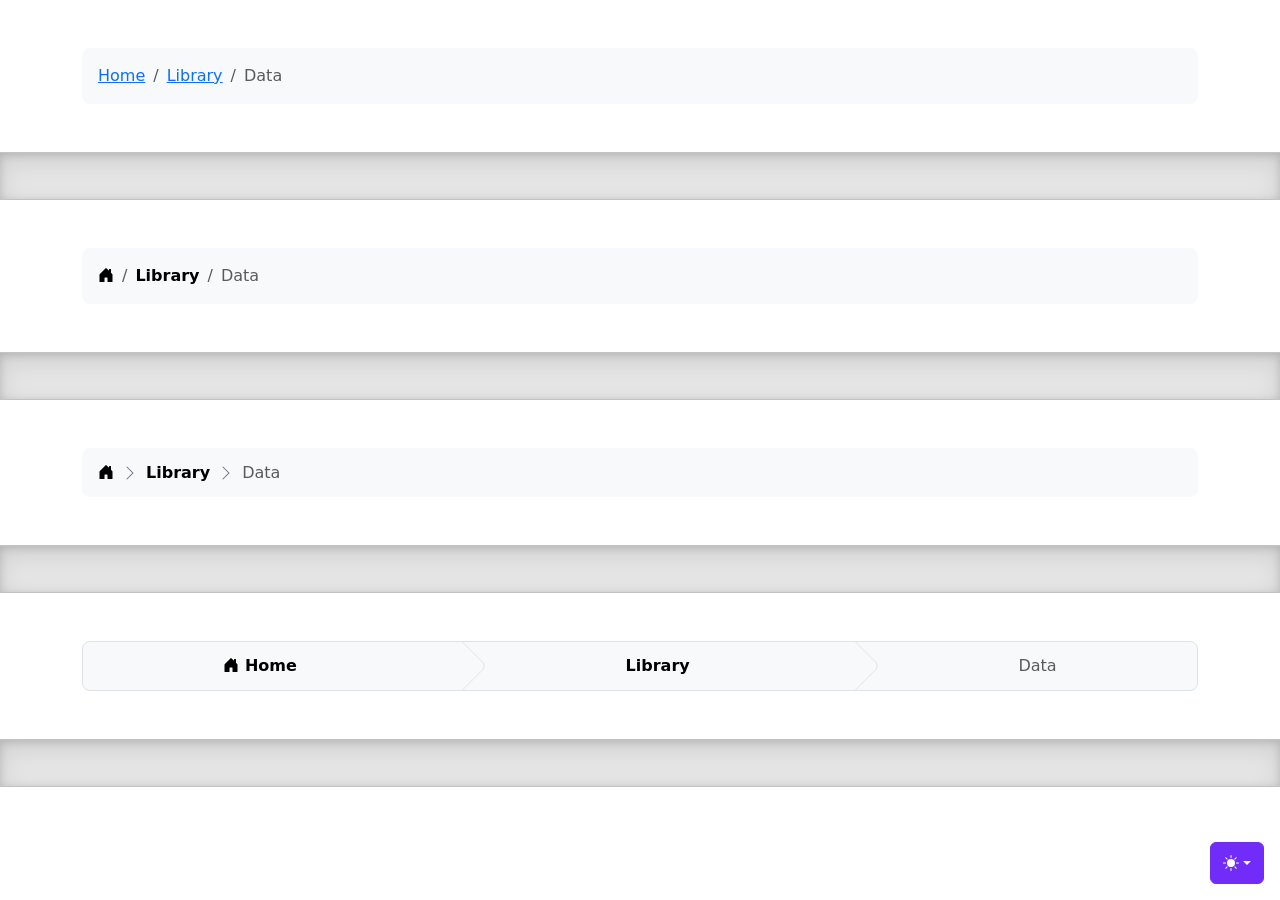
<file: bootstrap-5.3.8-examples/bootstrap-5.3.8-examples/breadcrumbs/index.html>
<!doctype html>
<html lang="en" data-bs-theme="auto">
  <head>
    <meta charset="utf-8" />
    <meta name="viewport" content="width=device-width, initial-scale=1" />
    <meta name="description" content="" />
    <meta
      name="author"
      content="Mark Otto, Jacob Thornton, and Bootstrap contributors"
    />
    <meta name="generator" content="Astro v5.13.2" />
    <title>Breadcrumbs · Bootstrap v5.3</title>
    <link
      rel="canonical"
      href="https://getbootstrap.com/docs/5.3/examples/breadcrumbs/"
    />
    <script src="../assets/js/color-modes.js"></script>
    <link href="../assets/dist/css/bootstrap.min.css" rel="stylesheet" />
    <meta name="theme-color" content="#712cf9" />
    <link href="breadcrumbs.css" rel="stylesheet" />
    <style>
      .bd-placeholder-img {
        font-size: 1.125rem;
        text-anchor: middle;
        -webkit-user-select: none;
        -moz-user-select: none;
        user-select: none;
      }
      @media (min-width: 768px) {
        .bd-placeholder-img-lg {
          font-size: 3.5rem;
        }
      }
      .b-example-divider {
        width: 100%;
        height: 3rem;
        background-color: #0000001a;
        border: solid rgba(0, 0, 0, 0.15);
        border-width: 1px 0;
        box-shadow:
          inset 0 0.5em 1.5em #0000001a,
          inset 0 0.125em 0.5em #00000026;
      }
      .b-example-vr {
        flex-shrink: 0;
        width: 1.5rem;
        height: 100vh;
      }
      .bi {
        vertical-align: -0.125em;
        fill: currentColor;
      }
      .nav-scroller {
        position: relative;
        z-index: 2;
        height: 2.75rem;
        overflow-y: hidden;
      }
      .nav-scroller .nav {
        display: flex;
        flex-wrap: nowrap;
        padding-bottom: 1rem;
        margin-top: -1px;
        overflow-x: auto;
        text-align: center;
        white-space: nowrap;
        -webkit-overflow-scrolling: touch;
      }
      .btn-bd-primary {
        --bd-violet-bg: #712cf9;
        --bd-violet-rgb: 112.520718, 44.062154, 249.437846;
        --bs-btn-font-weight: 600;
        --bs-btn-color: var(--bs-white);
        --bs-btn-bg: var(--bd-violet-bg);
        --bs-btn-border-color: var(--bd-violet-bg);
        --bs-btn-hover-color: var(--bs-white);
        --bs-btn-hover-bg: #6528e0;
        --bs-btn-hover-border-color: #6528e0;
        --bs-btn-focus-shadow-rgb: var(--bd-violet-rgb);
        --bs-btn-active-color: var(--bs-btn-hover-color);
        --bs-btn-active-bg: #5a23c8;
        --bs-btn-active-border-color: #5a23c8;
      }
      .bd-mode-toggle {
        z-index: 1500;
      }
      .bd-mode-toggle .bi {
        width: 1em;
        height: 1em;
      }
      .bd-mode-toggle .dropdown-menu .active .bi {
        display: block !important;
      }
    </style>
  </head>
  <body>
    <svg xmlns="http://www.w3.org/2000/svg" class="d-none">
      <symbol id="check2" viewBox="0 0 16 16">
        <path
          d="M13.854 3.646a.5.5 0 0 1 0 .708l-7 7a.5.5 0 0 1-.708 0l-3.5-3.5a.5.5 0 1 1 .708-.708L6.5 10.293l6.646-6.647a.5.5 0 0 1 .708 0z"
        ></path>
      </symbol>
      <symbol id="circle-half" viewBox="0 0 16 16">
        <path
          d="M8 15A7 7 0 1 0 8 1v14zm0 1A8 8 0 1 1 8 0a8 8 0 0 1 0 16z"
        ></path>
      </symbol>
      <symbol id="moon-stars-fill" viewBox="0 0 16 16">
        <path
          d="M6 .278a.768.768 0 0 1 .08.858 7.208 7.208 0 0 0-.878 3.46c0 4.021 3.278 7.277 7.318 7.277.527 0 1.04-.055 1.533-.16a.787.787 0 0 1 .81.316.733.733 0 0 1-.031.893A8.349 8.349 0 0 1 8.344 16C3.734 16 0 12.286 0 7.71 0 4.266 2.114 1.312 5.124.06A.752.752 0 0 1 6 .278z"
        ></path>
        <path
          d="M10.794 3.148a.217.217 0 0 1 .412 0l.387 1.162c.173.518.579.924 1.097 1.097l1.162.387a.217.217 0 0 1 0 .412l-1.162.387a1.734 1.734 0 0 0-1.097 1.097l-.387 1.162a.217.217 0 0 1-.412 0l-.387-1.162A1.734 1.734 0 0 0 9.31 6.593l-1.162-.387a.217.217 0 0 1 0-.412l1.162-.387a1.734 1.734 0 0 0 1.097-1.097l.387-1.162zM13.863.099a.145.145 0 0 1 .274 0l.258.774c.115.346.386.617.732.732l.774.258a.145.145 0 0 1 0 .274l-.774.258a1.156 1.156 0 0 0-.732.732l-.258.774a.145.145 0 0 1-.274 0l-.258-.774a1.156 1.156 0 0 0-.732-.732l-.774-.258a.145.145 0 0 1 0-.274l.774-.258c.346-.115.617-.386.732-.732L13.863.1z"
        ></path>
      </symbol>
      <symbol id="sun-fill" viewBox="0 0 16 16">
        <path
          d="M8 12a4 4 0 1 0 0-8 4 4 0 0 0 0 8zM8 0a.5.5 0 0 1 .5.5v2a.5.5 0 0 1-1 0v-2A.5.5 0 0 1 8 0zm0 13a.5.5 0 0 1 .5.5v2a.5.5 0 0 1-1 0v-2A.5.5 0 0 1 8 13zm8-5a.5.5 0 0 1-.5.5h-2a.5.5 0 0 1 0-1h2a.5.5 0 0 1 .5.5zM3 8a.5.5 0 0 1-.5.5h-2a.5.5 0 0 1 0-1h2A.5.5 0 0 1 3 8zm10.657-5.657a.5.5 0 0 1 0 .707l-1.414 1.415a.5.5 0 1 1-.707-.708l1.414-1.414a.5.5 0 0 1 .707 0zm-9.193 9.193a.5.5 0 0 1 0 .707L3.05 13.657a.5.5 0 0 1-.707-.707l1.414-1.414a.5.5 0 0 1 .707 0zm9.193 2.121a.5.5 0 0 1-.707 0l-1.414-1.414a.5.5 0 0 1 .707-.707l1.414 1.414a.5.5 0 0 1 0 .707zM4.464 4.465a.5.5 0 0 1-.707 0L2.343 3.05a.5.5 0 1 1 .707-.707l1.414 1.414a.5.5 0 0 1 0 .708z"
        ></path>
      </symbol>
    </svg>
    <div
      class="dropdown position-fixed bottom-0 end-0 mb-3 me-3 bd-mode-toggle"
    >
      <button
        class="btn btn-bd-primary py-2 dropdown-toggle d-flex align-items-center"
        id="bd-theme"
        type="button"
        aria-expanded="false"
        data-bs-toggle="dropdown"
        aria-label="Toggle theme (auto)"
      >
        <svg class="bi my-1 theme-icon-active" aria-hidden="true">
          <use href="#circle-half"></use>
        </svg>
        <span class="visually-hidden" id="bd-theme-text">Toggle theme</span>
      </button>
      <ul
        class="dropdown-menu dropdown-menu-end shadow"
        aria-labelledby="bd-theme-text"
      >
        <li>
          <button
            type="button"
            class="dropdown-item d-flex align-items-center"
            data-bs-theme-value="light"
            aria-pressed="false"
          >
            <svg class="bi me-2 opacity-50" aria-hidden="true">
              <use href="#sun-fill"></use>
            </svg>
            Light
            <svg class="bi ms-auto d-none" aria-hidden="true">
              <use href="#check2"></use>
            </svg>
          </button>
        </li>
        <li>
          <button
            type="button"
            class="dropdown-item d-flex align-items-center"
            data-bs-theme-value="dark"
            aria-pressed="false"
          >
            <svg class="bi me-2 opacity-50" aria-hidden="true">
              <use href="#moon-stars-fill"></use>
            </svg>
            Dark
            <svg class="bi ms-auto d-none" aria-hidden="true">
              <use href="#check2"></use>
            </svg>
          </button>
        </li>
        <li>
          <button
            type="button"
            class="dropdown-item d-flex align-items-center active"
            data-bs-theme-value="auto"
            aria-pressed="true"
          >
            <svg class="bi me-2 opacity-50" aria-hidden="true">
              <use href="#circle-half"></use>
            </svg>
            Auto
            <svg class="bi ms-auto d-none" aria-hidden="true">
              <use href="#check2"></use>
            </svg>
          </button>
        </li>
      </ul>
    </div>
    <svg xmlns="http://www.w3.org/2000/svg" class="d-none">
      <symbol id="house-door-fill" viewBox="0 0 16 16">
        <path
          d="M6.5 14.5v-3.505c0-.245.25-.495.5-.495h2c.25 0 .5.25.5.5v3.5a.5.5 0 0 0 .5.5h4a.5.5 0 0 0 .5-.5v-7a.5.5 0 0 0-.146-.354L13 5.793V2.5a.5.5 0 0 0-.5-.5h-1a.5.5 0 0 0-.5.5v1.293L8.354 1.146a.5.5 0 0 0-.708 0l-6 6A.5.5 0 0 0 1.5 7.5v7a.5.5 0 0 0 .5.5h4a.5.5 0 0 0 .5-.5z"
        ></path>
      </symbol>
    </svg>
    <div class="container my-5">
      <nav aria-label="breadcrumb">
        <ol class="breadcrumb p-3 bg-body-tertiary rounded-3">
          <li class="breadcrumb-item"><a href="#">Home</a></li>
          <li class="breadcrumb-item"><a href="#">Library</a></li>
          <li class="breadcrumb-item active" aria-current="page">Data</li>
        </ol>
      </nav>
    </div>
    <div class="b-example-divider"></div>
    <div class="container my-5">
      <nav aria-label="breadcrumb">
        <ol class="breadcrumb p-3 bg-body-tertiary rounded-3">
          <li class="breadcrumb-item">
            <a class="link-body-emphasis" href="#">
              <svg class="bi" width="16" height="16" aria-hidden="true">
                <use xlink:href="#house-door-fill"></use>
              </svg>
              <span class="visually-hidden">Home</span>
            </a>
          </li>
          <li class="breadcrumb-item">
            <a
              class="link-body-emphasis fw-semibold text-decoration-none"
              href="#"
              >Library</a
            >
          </li>
          <li class="breadcrumb-item active" aria-current="page">Data</li>
        </ol>
      </nav>
    </div>
    <div class="b-example-divider"></div>
    <div class="container my-5">
      <nav aria-label="breadcrumb">
        <ol
          class="breadcrumb breadcrumb-chevron p-3 bg-body-tertiary rounded-3"
        >
          <li class="breadcrumb-item">
            <a class="link-body-emphasis" href="#">
              <svg class="bi" width="16" height="16" aria-hidden="true">
                <use xlink:href="#house-door-fill"></use>
              </svg>
              <span class="visually-hidden">Home</span>
            </a>
          </li>
          <li class="breadcrumb-item">
            <a
              class="link-body-emphasis fw-semibold text-decoration-none"
              href="#"
              >Library</a
            >
          </li>
          <li class="breadcrumb-item active" aria-current="page">Data</li>
        </ol>
      </nav>
    </div>
    <div class="b-example-divider"></div>
    <div class="container my-5">
      <nav aria-label="breadcrumb">
        <ol
          class="breadcrumb breadcrumb-custom overflow-hidden text-center bg-body-tertiary border rounded-3"
        >
          <li class="breadcrumb-item">
            <a
              class="link-body-emphasis fw-semibold text-decoration-none"
              href="#"
            >
              <svg class="bi" width="16" height="16" aria-hidden="true">
                <use xlink:href="#house-door-fill"></use>
              </svg>
              Home
            </a>
          </li>
          <li class="breadcrumb-item">
            <a
              class="link-body-emphasis fw-semibold text-decoration-none"
              href="#"
              >Library</a
            >
          </li>
          <li class="breadcrumb-item active" aria-current="page">Data</li>
        </ol>
      </nav>
    </div>
    <div class="b-example-divider"></div>
    <script
      src="../assets/dist/js/bootstrap.bundle.min.js"
      class="astro-vvvwv3sm"
    ></script>
  </body>
</html>
</file>
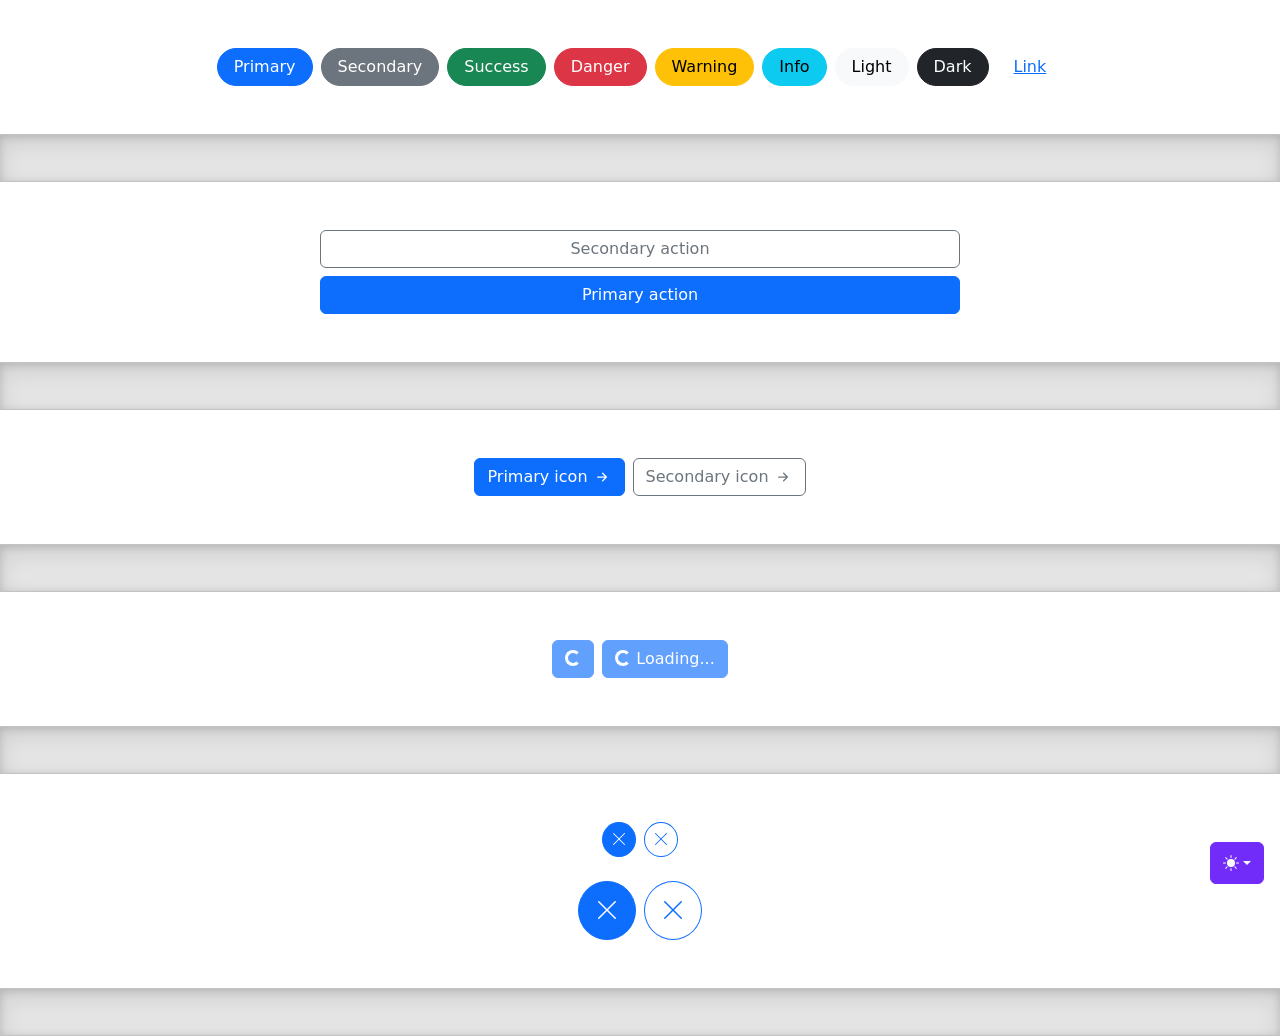
<file: bootstrap-5.3.8-examples/bootstrap-5.3.8-examples/buttons/index.html>
<!doctype html>
<html lang="en" data-bs-theme="auto">
  <head>
    <meta charset="utf-8" />
    <meta name="viewport" content="width=device-width, initial-scale=1" />
    <meta name="description" content="" />
    <meta
      name="author"
      content="Mark Otto, Jacob Thornton, and Bootstrap contributors"
    />
    <meta name="generator" content="Astro v5.13.2" />
    <title>Buttons · Bootstrap v5.3</title>
    <link
      rel="canonical"
      href="https://getbootstrap.com/docs/5.3/examples/buttons/"
    />
    <script src="../assets/js/color-modes.js"></script>
    <link href="../assets/dist/css/bootstrap.min.css" rel="stylesheet" />
    <meta name="theme-color" content="#712cf9" />
    <style>
      .bd-placeholder-img {
        font-size: 1.125rem;
        text-anchor: middle;
        -webkit-user-select: none;
        -moz-user-select: none;
        user-select: none;
      }
      @media (min-width: 768px) {
        .bd-placeholder-img-lg {
          font-size: 3.5rem;
        }
      }
      .b-example-divider {
        width: 100%;
        height: 3rem;
        background-color: #0000001a;
        border: solid rgba(0, 0, 0, 0.15);
        border-width: 1px 0;
        box-shadow:
          inset 0 0.5em 1.5em #0000001a,
          inset 0 0.125em 0.5em #00000026;
      }
      .b-example-vr {
        flex-shrink: 0;
        width: 1.5rem;
        height: 100vh;
      }
      .bi {
        vertical-align: -0.125em;
        fill: currentColor;
      }
      .nav-scroller {
        position: relative;
        z-index: 2;
        height: 2.75rem;
        overflow-y: hidden;
      }
      .nav-scroller .nav {
        display: flex;
        flex-wrap: nowrap;
        padding-bottom: 1rem;
        margin-top: -1px;
        overflow-x: auto;
        text-align: center;
        white-space: nowrap;
        -webkit-overflow-scrolling: touch;
      }
      .btn-bd-primary {
        --bd-violet-bg: #712cf9;
        --bd-violet-rgb: 112.520718, 44.062154, 249.437846;
        --bs-btn-font-weight: 600;
        --bs-btn-color: var(--bs-white);
        --bs-btn-bg: var(--bd-violet-bg);
        --bs-btn-border-color: var(--bd-violet-bg);
        --bs-btn-hover-color: var(--bs-white);
        --bs-btn-hover-bg: #6528e0;
        --bs-btn-hover-border-color: #6528e0;
        --bs-btn-focus-shadow-rgb: var(--bd-violet-rgb);
        --bs-btn-active-color: var(--bs-btn-hover-color);
        --bs-btn-active-bg: #5a23c8;
        --bs-btn-active-border-color: #5a23c8;
      }
      .bd-mode-toggle {
        z-index: 1500;
      }
      .bd-mode-toggle .bi {
        width: 1em;
        height: 1em;
      }
      .bd-mode-toggle .dropdown-menu .active .bi {
        display: block !important;
      }
    </style>
  </head>
  <body>
    <svg xmlns="http://www.w3.org/2000/svg" class="d-none">
      <symbol id="check2" viewBox="0 0 16 16">
        <path
          d="M13.854 3.646a.5.5 0 0 1 0 .708l-7 7a.5.5 0 0 1-.708 0l-3.5-3.5a.5.5 0 1 1 .708-.708L6.5 10.293l6.646-6.647a.5.5 0 0 1 .708 0z"
        ></path>
      </symbol>
      <symbol id="circle-half" viewBox="0 0 16 16">
        <path
          d="M8 15A7 7 0 1 0 8 1v14zm0 1A8 8 0 1 1 8 0a8 8 0 0 1 0 16z"
        ></path>
      </symbol>
      <symbol id="moon-stars-fill" viewBox="0 0 16 16">
        <path
          d="M6 .278a.768.768 0 0 1 .08.858 7.208 7.208 0 0 0-.878 3.46c0 4.021 3.278 7.277 7.318 7.277.527 0 1.04-.055 1.533-.16a.787.787 0 0 1 .81.316.733.733 0 0 1-.031.893A8.349 8.349 0 0 1 8.344 16C3.734 16 0 12.286 0 7.71 0 4.266 2.114 1.312 5.124.06A.752.752 0 0 1 6 .278z"
        ></path>
        <path
          d="M10.794 3.148a.217.217 0 0 1 .412 0l.387 1.162c.173.518.579.924 1.097 1.097l1.162.387a.217.217 0 0 1 0 .412l-1.162.387a1.734 1.734 0 0 0-1.097 1.097l-.387 1.162a.217.217 0 0 1-.412 0l-.387-1.162A1.734 1.734 0 0 0 9.31 6.593l-1.162-.387a.217.217 0 0 1 0-.412l1.162-.387a1.734 1.734 0 0 0 1.097-1.097l.387-1.162zM13.863.099a.145.145 0 0 1 .274 0l.258.774c.115.346.386.617.732.732l.774.258a.145.145 0 0 1 0 .274l-.774.258a1.156 1.156 0 0 0-.732.732l-.258.774a.145.145 0 0 1-.274 0l-.258-.774a1.156 1.156 0 0 0-.732-.732l-.774-.258a.145.145 0 0 1 0-.274l.774-.258c.346-.115.617-.386.732-.732L13.863.1z"
        ></path>
      </symbol>
      <symbol id="sun-fill" viewBox="0 0 16 16">
        <path
          d="M8 12a4 4 0 1 0 0-8 4 4 0 0 0 0 8zM8 0a.5.5 0 0 1 .5.5v2a.5.5 0 0 1-1 0v-2A.5.5 0 0 1 8 0zm0 13a.5.5 0 0 1 .5.5v2a.5.5 0 0 1-1 0v-2A.5.5 0 0 1 8 13zm8-5a.5.5 0 0 1-.5.5h-2a.5.5 0 0 1 0-1h2a.5.5 0 0 1 .5.5zM3 8a.5.5 0 0 1-.5.5h-2a.5.5 0 0 1 0-1h2A.5.5 0 0 1 3 8zm10.657-5.657a.5.5 0 0 1 0 .707l-1.414 1.415a.5.5 0 1 1-.707-.708l1.414-1.414a.5.5 0 0 1 .707 0zm-9.193 9.193a.5.5 0 0 1 0 .707L3.05 13.657a.5.5 0 0 1-.707-.707l1.414-1.414a.5.5 0 0 1 .707 0zm9.193 2.121a.5.5 0 0 1-.707 0l-1.414-1.414a.5.5 0 0 1 .707-.707l1.414 1.414a.5.5 0 0 1 0 .707zM4.464 4.465a.5.5 0 0 1-.707 0L2.343 3.05a.5.5 0 1 1 .707-.707l1.414 1.414a.5.5 0 0 1 0 .708z"
        ></path>
      </symbol>
    </svg>
    <div
      class="dropdown position-fixed bottom-0 end-0 mb-3 me-3 bd-mode-toggle"
    >
      <button
        class="btn btn-bd-primary py-2 dropdown-toggle d-flex align-items-center"
        id="bd-theme"
        type="button"
        aria-expanded="false"
        data-bs-toggle="dropdown"
        aria-label="Toggle theme (auto)"
      >
        <svg class="bi my-1 theme-icon-active" aria-hidden="true">
          <use href="#circle-half"></use>
        </svg>
        <span class="visually-hidden" id="bd-theme-text">Toggle theme</span>
      </button>
      <ul
        class="dropdown-menu dropdown-menu-end shadow"
        aria-labelledby="bd-theme-text"
      >
        <li>
          <button
            type="button"
            class="dropdown-item d-flex align-items-center"
            data-bs-theme-value="light"
            aria-pressed="false"
          >
            <svg class="bi me-2 opacity-50" aria-hidden="true">
              <use href="#sun-fill"></use>
            </svg>
            Light
            <svg class="bi ms-auto d-none" aria-hidden="true">
              <use href="#check2"></use>
            </svg>
          </button>
        </li>
        <li>
          <button
            type="button"
            class="dropdown-item d-flex align-items-center"
            data-bs-theme-value="dark"
            aria-pressed="false"
          >
            <svg class="bi me-2 opacity-50" aria-hidden="true">
              <use href="#moon-stars-fill"></use>
            </svg>
            Dark
            <svg class="bi ms-auto d-none" aria-hidden="true">
              <use href="#check2"></use>
            </svg>
          </button>
        </li>
        <li>
          <button
            type="button"
            class="dropdown-item d-flex align-items-center active"
            data-bs-theme-value="auto"
            aria-pressed="true"
          >
            <svg class="bi me-2 opacity-50" aria-hidden="true">
              <use href="#circle-half"></use>
            </svg>
            Auto
            <svg class="bi ms-auto d-none" aria-hidden="true">
              <use href="#check2"></use>
            </svg>
          </button>
        </li>
      </ul>
    </div>
    <svg xmlns="http://www.w3.org/2000/svg" class="d-none">
      <symbol id="arrow-right-short" viewBox="0 0 16 16">
        <path
          fill-rule="evenodd"
          d="M4 8a.5.5 0 0 1 .5-.5h5.793L8.146 5.354a.5.5 0 1 1 .708-.708l3 3a.5.5 0 0 1 0 .708l-3 3a.5.5 0 0 1-.708-.708L10.293 8.5H4.5A.5.5 0 0 1 4 8z"
        ></path>
      </symbol>
      <symbol id="x-lg" viewBox="0 0 16 16">
        <path
          fill-rule="evenodd"
          d="M13.854 2.146a.5.5 0 0 1 0 .708l-11 11a.5.5 0 0 1-.708-.708l11-11a.5.5 0 0 1 .708 0Z"
        ></path>
        <path
          fill-rule="evenodd"
          d="M2.146 2.146a.5.5 0 0 0 0 .708l11 11a.5.5 0 0 0 .708-.708l-11-11a.5.5 0 0 0-.708 0Z"
        ></path>
      </symbol>
    </svg>
    <div class="d-flex gap-2 justify-content-center py-5">
      <button class="btn btn-primary rounded-pill px-3" type="button">
        Primary
      </button>
      <button class="btn btn-secondary rounded-pill px-3" type="button">
        Secondary
      </button>
      <button class="btn btn-success rounded-pill px-3" type="button">
        Success
      </button>
      <button class="btn btn-danger rounded-pill px-3" type="button">
        Danger
      </button>
      <button class="btn btn-warning rounded-pill px-3" type="button">
        Warning
      </button>
      <button class="btn btn-info rounded-pill px-3" type="button">Info</button>
      <button class="btn btn-light rounded-pill px-3" type="button">
        Light
      </button>
      <button class="btn btn-dark rounded-pill px-3" type="button">Dark</button>
      <button class="btn btn-link rounded-pill px-3" type="button">Link</button>
    </div>
    <div class="b-example-divider"></div>
    <div class="col-lg-6 col-xxl-4 my-5 mx-auto">
      <div class="d-grid gap-2">
        <button class="btn btn-outline-secondary" type="button">
          Secondary action
        </button>
        <button class="btn btn-primary" type="button">Primary action</button>
      </div>
    </div>
    <div class="b-example-divider"></div>
    <div class="d-flex gap-2 justify-content-center py-5">
      <button
        class="btn btn-primary d-inline-flex align-items-center"
        type="button"
      >
        Primary icon
        <svg class="bi ms-1" width="20" height="20" aria-hidden="true">
          <use xlink:href="#arrow-right-short"></use>
        </svg>
      </button>
      <button
        class="btn btn-outline-secondary d-inline-flex align-items-center"
        type="button"
      >
        Secondary icon
        <svg class="bi ms-1" width="20" height="20" aria-hidden="true">
          <use xlink:href="#arrow-right-short"></use>
        </svg>
      </button>
    </div>
    <div class="b-example-divider"></div>
    <div class="d-flex gap-2 justify-content-center py-5">
      <button class="btn btn-primary" type="button" disabled>
        <span
          class="spinner-border spinner-border-sm"
          aria-hidden="true"
        ></span>
        <span class="visually-hidden" role="status">Loading...</span>
      </button>
      <button class="btn btn-primary" type="button" disabled>
        <span
          class="spinner-border spinner-border-sm"
          aria-hidden="true"
        ></span>
        <span role="status">Loading...</span>
      </button>
    </div>
    <div class="b-example-divider"></div>
    <div class="d-flex gap-2 justify-content-center pt-5 pb-4">
      <button class="btn btn-primary rounded-circle p-2 lh-1" type="button">
        <svg class="bi" width="16" height="16" aria-hidden="true">
          <use xlink:href="#x-lg"></use>
        </svg>
        <span class="visually-hidden">Dismiss</span>
      </button>
      <button
        class="btn btn-outline-primary rounded-circle p-2 lh-1"
        type="button"
      >
        <svg class="bi" width="16" height="16" aria-hidden="true">
          <use xlink:href="#x-lg"></use>
        </svg>
        <span class="visually-hidden">Dismiss</span>
      </button>
    </div>
    <div class="d-flex gap-2 justify-content-center pb-5">
      <button class="btn btn-primary rounded-circle p-3 lh-1" type="button">
        <svg class="bi" width="24" height="24" aria-hidden="true">
          <use xlink:href="#x-lg"></use>
        </svg>
        <span class="visually-hidden">Dismiss</span>
      </button>
      <button
        class="btn btn-outline-primary rounded-circle p-3 lh-1"
        type="button"
      >
        <svg class="bi" width="24" height="24" aria-hidden="true">
          <use xlink:href="#x-lg"></use>
        </svg>
        <span class="visually-hidden">Dismiss</span>
      </button>
    </div>
    <div class="b-example-divider"></div>
    <script
      src="../assets/dist/js/bootstrap.bundle.min.js"
      class="astro-vvvwv3sm"
    ></script>
  </body>
</html>
</file>
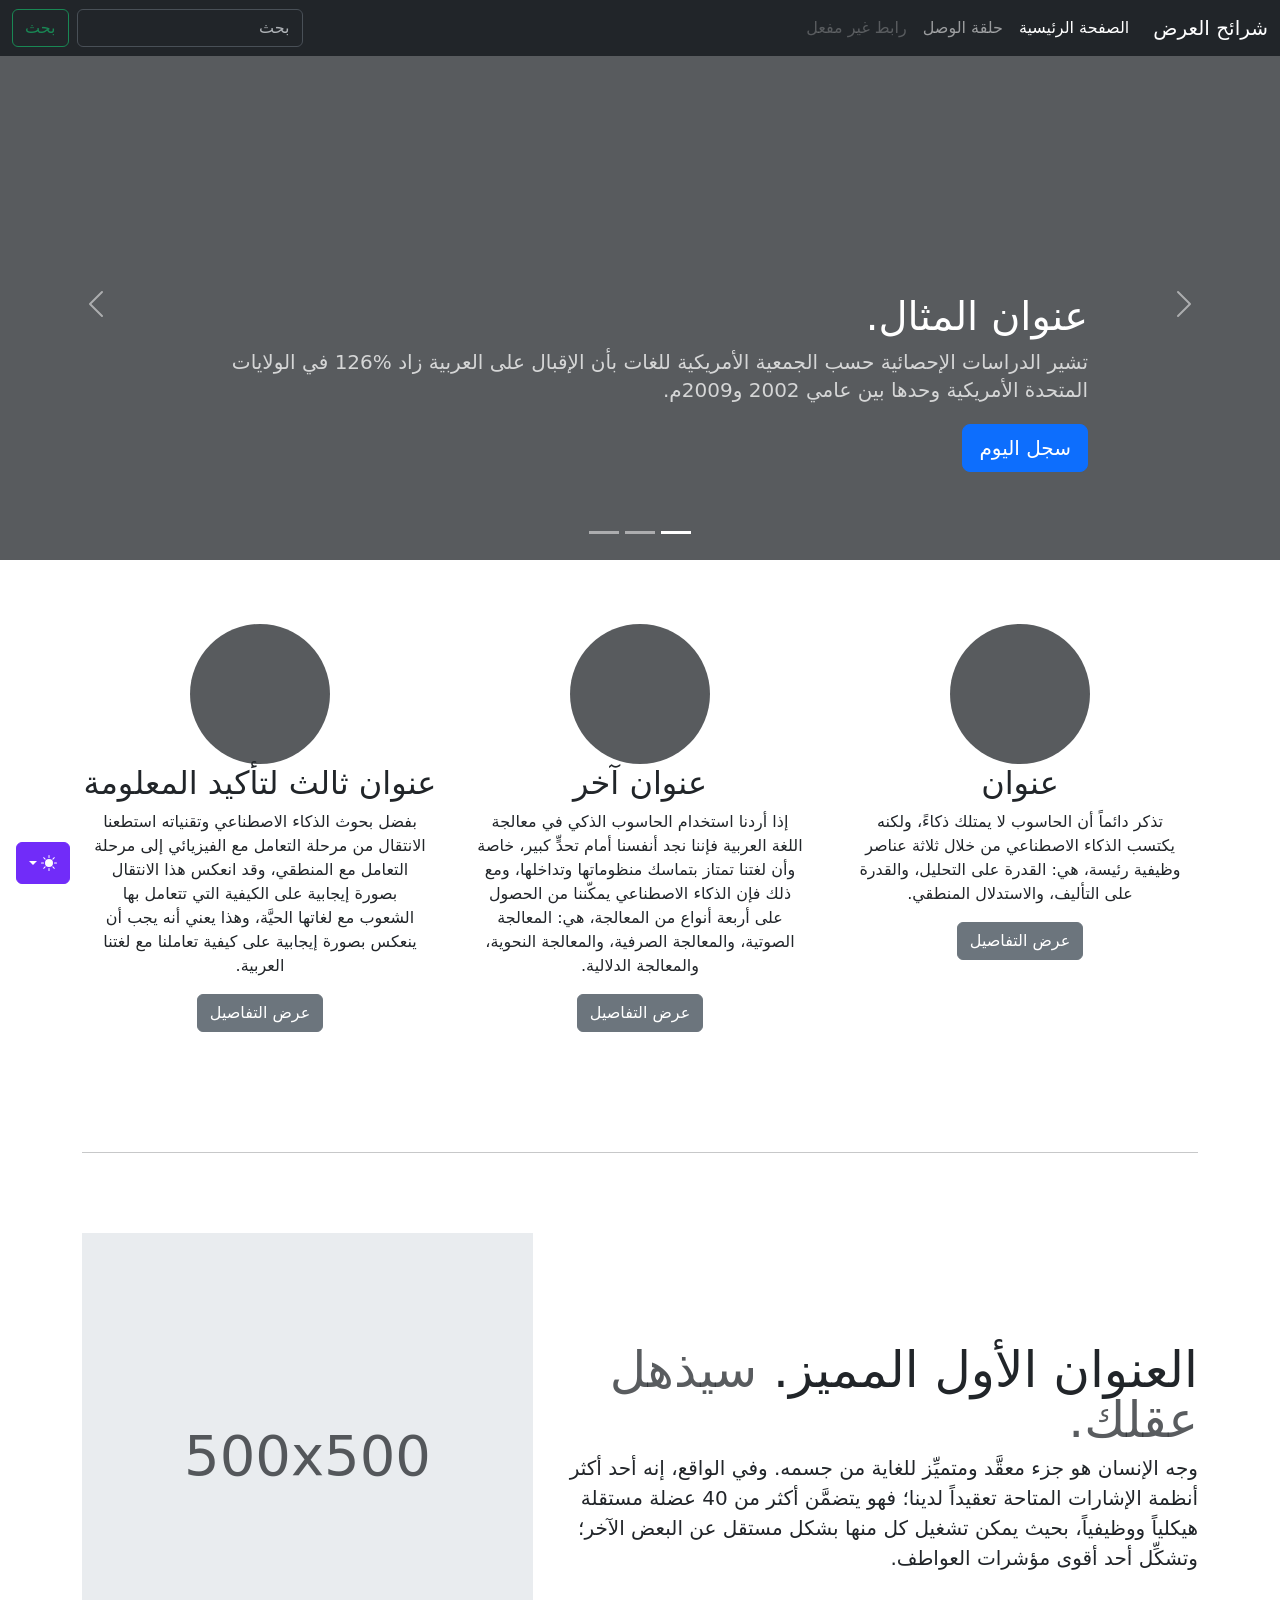
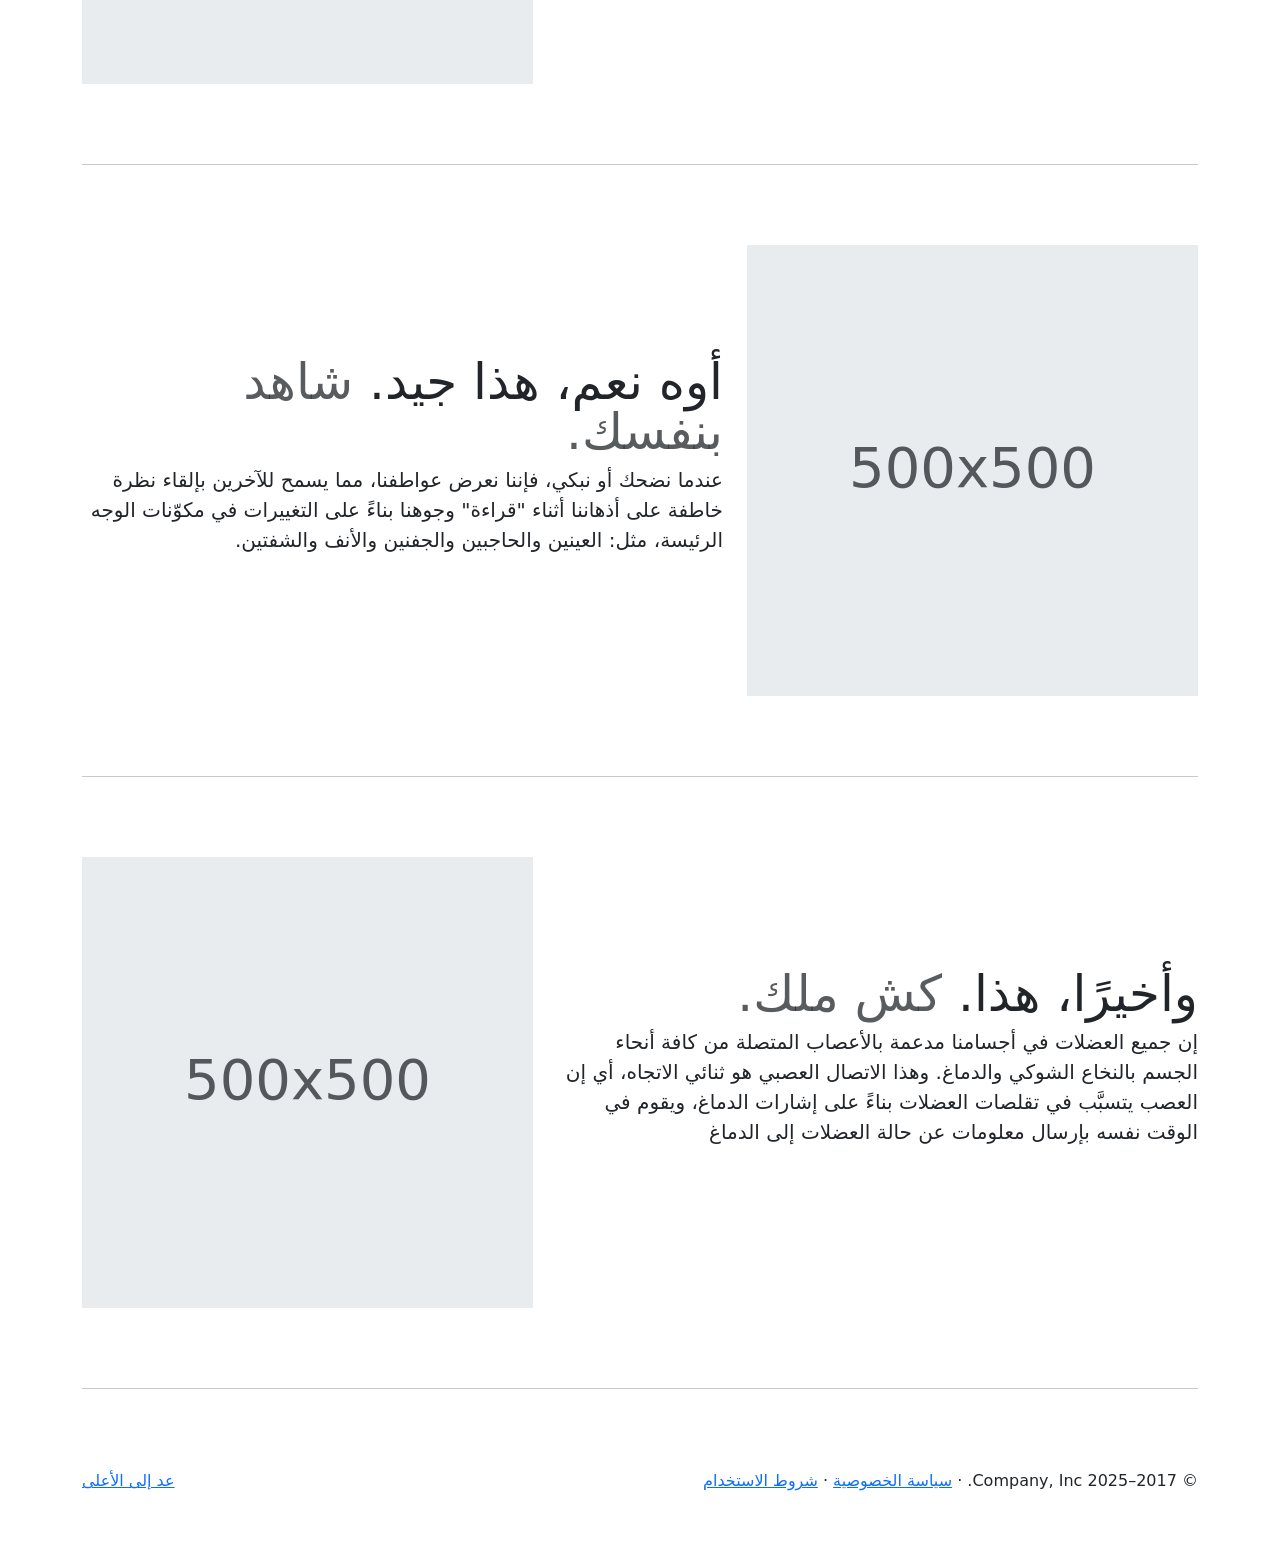
<file: bootstrap-5.3.8-examples/bootstrap-5.3.8-examples/carousel-rtl/index.html>
<!doctype html>
<html lang="ar" dir="rtl" data-bs-theme="auto">
  <head>
    <meta charset="utf-8" />
    <meta name="viewport" content="width=device-width, initial-scale=1" />
    <meta name="description" content="" />
    <meta
      name="author"
      content="Mark Otto, Jacob Thornton, and Bootstrap contributors"
    />
    <meta name="generator" content="Astro v5.13.2" />
    <title>قالب شرائح العرض · Bootstrap v5.3</title>
    <link
      rel="canonical"
      href="https://getbootstrap.com/docs/5.3/examples/carousel-rtl/"
    />
    <script src="../assets/js/color-modes.js"></script>
    <link href="../assets/dist/css/bootstrap.rtl.min.css" rel="stylesheet" />
    <meta name="theme-color" content="#712cf9" />
    <link href="../carousel/carousel.rtl.css" rel="stylesheet" />
    <style>
      .bd-placeholder-img {
        font-size: 1.125rem;
        text-anchor: middle;
        -webkit-user-select: none;
        -moz-user-select: none;
        user-select: none;
      }
      @media (min-width: 768px) {
        .bd-placeholder-img-lg {
          font-size: 3.5rem;
        }
      }
      .b-example-divider {
        width: 100%;
        height: 3rem;
        background-color: #0000001a;
        border: solid rgba(0, 0, 0, 0.15);
        border-width: 1px 0;
        box-shadow:
          inset 0 0.5em 1.5em #0000001a,
          inset 0 0.125em 0.5em #00000026;
      }
      .b-example-vr {
        flex-shrink: 0;
        width: 1.5rem;
        height: 100vh;
      }
      .bi {
        vertical-align: -0.125em;
        fill: currentColor;
      }
      .nav-scroller {
        position: relative;
        z-index: 2;
        height: 2.75rem;
        overflow-y: hidden;
      }
      .nav-scroller .nav {
        display: flex;
        flex-wrap: nowrap;
        padding-bottom: 1rem;
        margin-top: -1px;
        overflow-x: auto;
        text-align: center;
        white-space: nowrap;
        -webkit-overflow-scrolling: touch;
      }
      .btn-bd-primary {
        --bd-violet-bg: #712cf9;
        --bd-violet-rgb: 112.520718, 44.062154, 249.437846;
        --bs-btn-font-weight: 600;
        --bs-btn-color: var(--bs-white);
        --bs-btn-bg: var(--bd-violet-bg);
        --bs-btn-border-color: var(--bd-violet-bg);
        --bs-btn-hover-color: var(--bs-white);
        --bs-btn-hover-bg: #6528e0;
        --bs-btn-hover-border-color: #6528e0;
        --bs-btn-focus-shadow-rgb: var(--bd-violet-rgb);
        --bs-btn-active-color: var(--bs-btn-hover-color);
        --bs-btn-active-bg: #5a23c8;
        --bs-btn-active-border-color: #5a23c8;
      }
      .bd-mode-toggle {
        z-index: 1500;
      }
      .bd-mode-toggle .bi {
        width: 1em;
        height: 1em;
      }
      .bd-mode-toggle .dropdown-menu .active .bi {
        display: block !important;
      }
    </style>
  </head>
  <body>
    <svg xmlns="http://www.w3.org/2000/svg" class="d-none">
      <symbol id="check2" viewBox="0 0 16 16">
        <path
          d="M13.854 3.646a.5.5 0 0 1 0 .708l-7 7a.5.5 0 0 1-.708 0l-3.5-3.5a.5.5 0 1 1 .708-.708L6.5 10.293l6.646-6.647a.5.5 0 0 1 .708 0z"
        ></path>
      </symbol>
      <symbol id="circle-half" viewBox="0 0 16 16">
        <path
          d="M8 15A7 7 0 1 0 8 1v14zm0 1A8 8 0 1 1 8 0a8 8 0 0 1 0 16z"
        ></path>
      </symbol>
      <symbol id="moon-stars-fill" viewBox="0 0 16 16">
        <path
          d="M6 .278a.768.768 0 0 1 .08.858 7.208 7.208 0 0 0-.878 3.46c0 4.021 3.278 7.277 7.318 7.277.527 0 1.04-.055 1.533-.16a.787.787 0 0 1 .81.316.733.733 0 0 1-.031.893A8.349 8.349 0 0 1 8.344 16C3.734 16 0 12.286 0 7.71 0 4.266 2.114 1.312 5.124.06A.752.752 0 0 1 6 .278z"
        ></path>
        <path
          d="M10.794 3.148a.217.217 0 0 1 .412 0l.387 1.162c.173.518.579.924 1.097 1.097l1.162.387a.217.217 0 0 1 0 .412l-1.162.387a1.734 1.734 0 0 0-1.097 1.097l-.387 1.162a.217.217 0 0 1-.412 0l-.387-1.162A1.734 1.734 0 0 0 9.31 6.593l-1.162-.387a.217.217 0 0 1 0-.412l1.162-.387a1.734 1.734 0 0 0 1.097-1.097l.387-1.162zM13.863.099a.145.145 0 0 1 .274 0l.258.774c.115.346.386.617.732.732l.774.258a.145.145 0 0 1 0 .274l-.774.258a1.156 1.156 0 0 0-.732.732l-.258.774a.145.145 0 0 1-.274 0l-.258-.774a1.156 1.156 0 0 0-.732-.732l-.774-.258a.145.145 0 0 1 0-.274l.774-.258c.346-.115.617-.386.732-.732L13.863.1z"
        ></path>
      </symbol>
      <symbol id="sun-fill" viewBox="0 0 16 16">
        <path
          d="M8 12a4 4 0 1 0 0-8 4 4 0 0 0 0 8zM8 0a.5.5 0 0 1 .5.5v2a.5.5 0 0 1-1 0v-2A.5.5 0 0 1 8 0zm0 13a.5.5 0 0 1 .5.5v2a.5.5 0 0 1-1 0v-2A.5.5 0 0 1 8 13zm8-5a.5.5 0 0 1-.5.5h-2a.5.5 0 0 1 0-1h2a.5.5 0 0 1 .5.5zM3 8a.5.5 0 0 1-.5.5h-2a.5.5 0 0 1 0-1h2A.5.5 0 0 1 3 8zm10.657-5.657a.5.5 0 0 1 0 .707l-1.414 1.415a.5.5 0 1 1-.707-.708l1.414-1.414a.5.5 0 0 1 .707 0zm-9.193 9.193a.5.5 0 0 1 0 .707L3.05 13.657a.5.5 0 0 1-.707-.707l1.414-1.414a.5.5 0 0 1 .707 0zm9.193 2.121a.5.5 0 0 1-.707 0l-1.414-1.414a.5.5 0 0 1 .707-.707l1.414 1.414a.5.5 0 0 1 0 .707zM4.464 4.465a.5.5 0 0 1-.707 0L2.343 3.05a.5.5 0 1 1 .707-.707l1.414 1.414a.5.5 0 0 1 0 .708z"
        ></path>
      </symbol>
    </svg>
    <div
      class="dropdown position-fixed bottom-0 end-0 mb-3 me-3 bd-mode-toggle"
    >
      <button
        class="btn btn-bd-primary py-2 dropdown-toggle d-flex align-items-center"
        id="bd-theme"
        type="button"
        aria-expanded="false"
        data-bs-toggle="dropdown"
        aria-label="Toggle theme (auto)"
      >
        <svg class="bi my-1 theme-icon-active" aria-hidden="true">
          <use href="#circle-half"></use>
        </svg>
        <span class="visually-hidden" id="bd-theme-text">Toggle theme</span>
      </button>
      <ul
        class="dropdown-menu dropdown-menu-end shadow"
        aria-labelledby="bd-theme-text"
      >
        <li>
          <button
            type="button"
            class="dropdown-item d-flex align-items-center"
            data-bs-theme-value="light"
            aria-pressed="false"
          >
            <svg class="bi me-2 opacity-50" aria-hidden="true">
              <use href="#sun-fill"></use>
            </svg>
            Light
            <svg class="bi ms-auto d-none" aria-hidden="true">
              <use href="#check2"></use>
            </svg>
          </button>
        </li>
        <li>
          <button
            type="button"
            class="dropdown-item d-flex align-items-center"
            data-bs-theme-value="dark"
            aria-pressed="false"
          >
            <svg class="bi me-2 opacity-50" aria-hidden="true">
              <use href="#moon-stars-fill"></use>
            </svg>
            Dark
            <svg class="bi ms-auto d-none" aria-hidden="true">
              <use href="#check2"></use>
            </svg>
          </button>
        </li>
        <li>
          <button
            type="button"
            class="dropdown-item d-flex align-items-center active"
            data-bs-theme-value="auto"
            aria-pressed="true"
          >
            <svg class="bi me-2 opacity-50" aria-hidden="true">
              <use href="#circle-half"></use>
            </svg>
            Auto
            <svg class="bi ms-auto d-none" aria-hidden="true">
              <use href="#check2"></use>
            </svg>
          </button>
        </li>
      </ul>
    </div>
    <header data-bs-theme="dark">
      <nav class="navbar navbar-expand-md navbar-dark fixed-top bg-dark">
        <div class="container-fluid">
          <a class="navbar-brand" href="#">شرائح العرض</a>
          <button
            class="navbar-toggler"
            type="button"
            data-bs-toggle="collapse"
            data-bs-target="#navbarCollapse"
            aria-controls="navbarCollapse"
            aria-expanded="false"
            aria-label="تبديل التنقل"
          >
            <span class="navbar-toggler-icon"></span>
          </button>
          <div class="collapse navbar-collapse" id="navbarCollapse">
            <ul class="navbar-nav me-auto mb-2 mb-md-0">
              <li class="nav-item">
                <a class="nav-link active" aria-current="page" href="#"
                  >الصفحة الرئيسية</a
                >
              </li>
              <li class="nav-item">
                <a class="nav-link" href="#">حلقة الوصل</a>
              </li>
              <li class="nav-item">
                <a class="nav-link disabled" aria-disabled="true"
                  >رابط غير مفعل</a
                >
              </li>
            </ul>
            <form class="d-flex" role="search">
              <input
                class="form-control me-2"
                type="search"
                placeholder="بحث"
                aria-label="بحث"
              />
              <button class="btn btn-outline-success" type="submit">بحث</button>
            </form>
          </div>
        </div>
      </nav>
    </header>
    <main>
      <div id="myCarousel" class="carousel slide mb-6" data-bs-ride="carousel">
        <div class="carousel-indicators">
          <button
            type="button"
            data-bs-target="#myCarousel"
            data-bs-slide-to="0"
            class="active"
            aria-current="true"
            aria-label="Slide 1"
          ></button>
          <button
            type="button"
            data-bs-target="#myCarousel"
            data-bs-slide-to="1"
            aria-label="Slide 2"
          ></button>
          <button
            type="button"
            data-bs-target="#myCarousel"
            data-bs-slide-to="2"
            aria-label="Slide 3"
          ></button>
        </div>
        <div class="carousel-inner">
          <div class="carousel-item active">
            <svg
              aria-hidden="true"
              class="bd-placeholder-img"
              height="100%"
              preserveAspectRatio="xMidYMid slice"
              width="100%"
              xmlns="http://www.w3.org/2000/svg"
            >
              <rect
                width="100%"
                height="100%"
                fill="var(--bs-secondary-color)"
              ></rect>
            </svg>
            <div class="container">
              <div class="carousel-caption text-start">
                <h1>عنوان المثال.</h1>
                <p class="opacity-75">
                  تشير الدراسات الإحصائية حسب الجمعية الأمريكية للغات بأن
                  الإقبال على العربية زاد %126 في الولايات المتحدة الأمريكية
                  وحدها بين عامي 2002 و2009م.
                </p>
                <p><a class="btn btn-lg btn-primary" href="#">سجل اليوم</a></p>
              </div>
            </div>
          </div>
          <div class="carousel-item">
            <svg
              aria-hidden="true"
              class="bd-placeholder-img"
              height="100%"
              preserveAspectRatio="xMidYMid slice"
              width="100%"
              xmlns="http://www.w3.org/2000/svg"
            >
              <rect
                width="100%"
                height="100%"
                fill="var(--bs-secondary-color)"
              ></rect>
            </svg>
            <div class="container">
              <div class="carousel-caption">
                <h1>عنوان مثال آخر.</h1>
                <p>
                  حسب المجلس الثقافي البريطاني فإن تعليم الإنجليزية داخل
                  بريطانيا يسهم في تعزيز اقتصادها بما يتجاوز ملياري جنيه سنوياً،
                  كما أنه وفر أكثر من 26 ألف وظيفة.
                </p>
                <p><a class="btn btn-lg btn-primary" href="#">أعرف أكثر</a></p>
              </div>
            </div>
          </div>
          <div class="carousel-item">
            <svg
              aria-hidden="true"
              class="bd-placeholder-img"
              height="100%"
              preserveAspectRatio="xMidYMid slice"
              width="100%"
              xmlns="http://www.w3.org/2000/svg"
            >
              <rect
                width="100%"
                height="100%"
                fill="var(--bs-secondary-color)"
              ></rect>
            </svg>
            <div class="container">
              <div class="carousel-caption text-end">
                <h1>واحد أكثر لقياس جيد.</h1>
                <p>
                  الإحصاءات لحجم الاستثمار اللغوي خارج بريطانيا تتفاوت من سنة
                  لأخرى إلا أن المدير التنفيذي للمجلس الثقافي البريطاني إدي
                  بايرز يرى أن استثمار تعليم الإنجليزية في الخارج لا يحسب على
                  المستوى المالي فحسب بل على المستوى السياسي أيضاً.
                </p>
                <p>
                  <a class="btn btn-lg btn-primary" href="#">تصفح المعرض</a>
                </p>
              </div>
            </div>
          </div>
        </div>
        <button
          class="carousel-control-prev"
          type="button"
          data-bs-target="#myCarousel"
          data-bs-slide="prev"
        >
          <span class="carousel-control-prev-icon" aria-hidden="true"></span>
          <span class="visually-hidden">السابق</span>
        </button>
        <button
          class="carousel-control-next"
          type="button"
          data-bs-target="#myCarousel"
          data-bs-slide="next"
        >
          <span class="carousel-control-next-icon" aria-hidden="true"></span>
          <span class="visually-hidden">التالي</span>
        </button>
      </div>
      <!-- Marketing messaging and featurettes
  ================================================== -->
      <!-- Wrap the rest of the page in another container to center all the content. -->
      <div class="container marketing">
        <!-- Three columns of text below the carousel -->
        <div class="row">
          <div class="col-lg-4">
            <svg
              aria-label="Placeholder"
              class="bd-placeholder-img rounded-circle"
              height="140"
              preserveAspectRatio="xMidYMid slice"
              role="img"
              width="140"
              xmlns="http://www.w3.org/2000/svg"
            >
              <title>Placeholder</title>
              <rect
                width="100%"
                height="100%"
                fill="var(--bs-secondary-color)"
              ></rect>
            </svg>
            <h2 class="fw-normal">عنوان</h2>
            <p>
              تذكر دائماً أن الحاسوب لا يمتلك ذكاءً، ولكنه يكتسب الذكاء
              الاصطناعي من خلال ثلاثة عناصر وظيفية رئيسة، هي: القدرة على
              التحليل، والقدرة على التأليف، والاستدلال المنطقي.
            </p>
            <p><a class="btn btn-secondary" href="#">عرض التفاصيل</a></p>
          </div>
          <!-- /.col-lg-4 -->
          <div class="col-lg-4">
            <svg
              aria-label="Placeholder"
              class="bd-placeholder-img rounded-circle"
              height="140"
              preserveAspectRatio="xMidYMid slice"
              role="img"
              width="140"
              xmlns="http://www.w3.org/2000/svg"
            >
              <title>Placeholder</title>
              <rect
                width="100%"
                height="100%"
                fill="var(--bs-secondary-color)"
              ></rect>
            </svg>
            <h2 class="fw-normal">عنوان آخر</h2>
            <p>
              إذا أردنا استخدام الحاسوب الذكي في معالجة اللغة العربية فإننا نجد
              أنفسنا أمام تحدٍّ كبير، خاصة وأن لغتنا تمتاز بتماسك منظوماتها
              وتداخلها، ومع ذلك فإن الذكاء الاصطناعي يمكّننا من الحصول على أربعة
              أنواع من المعالجة، هي: المعالجة الصوتية، والمعالجة الصرفية،
              والمعالجة النحوية، والمعالجة الدلالية.
            </p>
            <p><a class="btn btn-secondary" href="#">عرض التفاصيل</a></p>
          </div>
          <!-- /.col-lg-4 -->
          <div class="col-lg-4">
            <svg
              aria-label="Placeholder"
              class="bd-placeholder-img rounded-circle"
              height="140"
              preserveAspectRatio="xMidYMid slice"
              role="img"
              width="140"
              xmlns="http://www.w3.org/2000/svg"
            >
              <title>Placeholder</title>
              <rect
                width="100%"
                height="100%"
                fill="var(--bs-secondary-color)"
              ></rect>
            </svg>
            <h2 class="fw-normal">عنوان ثالث لتأكيد المعلومة</h2>
            <p>
              بفضل بحوث الذكاء الاصطناعي وتقنياته استطعنا الانتقال من مرحلة
              التعامل مع الفيزيائي إلى مرحلة التعامل مع المنطقي، وقد انعكس هذا
              الانتقال بصورة إيجابية على الكيفية التي تتعامل بها الشعوب مع
              لغاتها الحيَّة، وهذا يعني أنه يجب أن ينعكس بصورة إيجابية على كيفية
              تعاملنا مع لغتنا العربية.
            </p>
            <p><a class="btn btn-secondary" href="#">عرض التفاصيل</a></p>
          </div>
          <!-- /.col-lg-4 -->
        </div>
        <!-- /.row -->
        <!-- START THE FEATURETTES -->
        <hr class="featurette-divider" />
        <div class="row featurette">
          <div class="col-md-7">
            <h2 class="featurette-heading fw-normal lh-1">
              العنوان الأول المميز.
              <span class="text-body-secondary"> سيذهل عقلك. </span>
            </h2>
            <p class="lead">
              وجه الإنسان هو جزء معقَّد ومتميِّز للغاية من جسمه. وفي الواقع، إنه
              أحد أكثر أنظمة الإشارات المتاحة تعقيداً لدينا؛ فهو يتضمَّن أكثر من
              40 عضلة مستقلة هيكلياً ووظيفياً، بحيث يمكن تشغيل كل منها بشكل
              مستقل عن البعض الآخر؛ وتشكِّل أحد أقوى مؤشرات العواطف.
            </p>
          </div>
          <div class="col-md-5">
            <svg
              aria-label="Placeholder: 500x500"
              class="bd-placeholder-img bd-placeholder-img-lg featurette-image img-fluid mx-auto"
              height="500"
              preserveAspectRatio="xMidYMid slice"
              role="img"
              width="500"
              xmlns="http://www.w3.org/2000/svg"
            >
              <title>Placeholder</title>
              <rect
                width="100%"
                height="100%"
                fill="var(--bs-secondary-bg)"
              ></rect>
              <text x="50%" y="50%" fill="var(--bs-secondary-color)" dy=".3em">
                500x500
              </text>
            </svg>
          </div>
        </div>
        <hr class="featurette-divider" />
        <div class="row featurette">
          <div class="col-md-7 order-md-2">
            <h2 class="featurette-heading fw-normal lh-1">
              أوه نعم، هذا جيد.
              <span class="text-body-secondary"> شاهد بنفسك. </span>
            </h2>
            <p class="lead">
              عندما نضحك أو نبكي، فإننا نعرض عواطفنا، مما يسمح للآخرين بإلقاء
              نظرة خاطفة على أذهاننا أثناء "قراءة" وجوهنا بناءً على التغييرات في
              مكوّنات الوجه الرئيسة، مثل: العينين والحاجبين والجفنين والأنف
              والشفتين.
            </p>
          </div>
          <div class="col-md-5 order-md-1">
            <svg
              aria-label="Placeholder: 500x500"
              class="bd-placeholder-img bd-placeholder-img-lg featurette-image img-fluid mx-auto"
              height="500"
              preserveAspectRatio="xMidYMid slice"
              role="img"
              width="500"
              xmlns="http://www.w3.org/2000/svg"
            >
              <title>Placeholder</title>
              <rect
                width="100%"
                height="100%"
                fill="var(--bs-secondary-bg)"
              ></rect>
              <text x="50%" y="50%" fill="var(--bs-secondary-color)" dy=".3em">
                500x500
              </text>
            </svg>
          </div>
        </div>
        <hr class="featurette-divider" />
        <div class="row featurette">
          <div class="col-md-7">
            <h2 class="featurette-heading fw-normal lh-1">
              وأخيرًا، هذا. <span class="text-body-secondary"> كش ملك. </span>
            </h2>
            <p class="lead">
              إن جميع العضلات في أجسامنا مدعمة بالأعصاب المتصلة من كافة أنحاء
              الجسم بالنخاع الشوكي والدماغ. وهذا الاتصال العصبي هو ثنائي
              الاتجاه، أي إن العصب يتسبَّب في تقلصات العضلات بناءً على إشارات
              الدماغ، ويقوم في الوقت نفسه بإرسال معلومات عن حالة العضلات إلى
              الدماغ
            </p>
          </div>
          <div class="col-md-5">
            <svg
              aria-label="Placeholder: 500x500"
              class="bd-placeholder-img bd-placeholder-img-lg featurette-image img-fluid mx-auto"
              height="500"
              preserveAspectRatio="xMidYMid slice"
              role="img"
              width="500"
              xmlns="http://www.w3.org/2000/svg"
            >
              <title>Placeholder</title>
              <rect
                width="100%"
                height="100%"
                fill="var(--bs-secondary-bg)"
              ></rect>
              <text x="50%" y="50%" fill="var(--bs-secondary-color)" dy=".3em">
                500x500
              </text>
            </svg>
          </div>
        </div>
        <hr class="featurette-divider" />
        <!-- /END THE FEATURETTES -->
      </div>
      <!-- /.container -->
      <!-- FOOTER -->
      <footer class="container">
        <p class="float-end"><a href="#">عد إلى الأعلى</a></p>
        <p>
          &copy; 2017–2025 Company, Inc. &middot;
          <a href="#">سياسة الخصوصية</a> &middot; <a href="#">شروط الاستخدام</a>
        </p>
      </footer>
    </main>
    <script
      src="../assets/dist/js/bootstrap.bundle.min.js"
      class="astro-vvvwv3sm"
    ></script>
  </body>
</html>
</file>
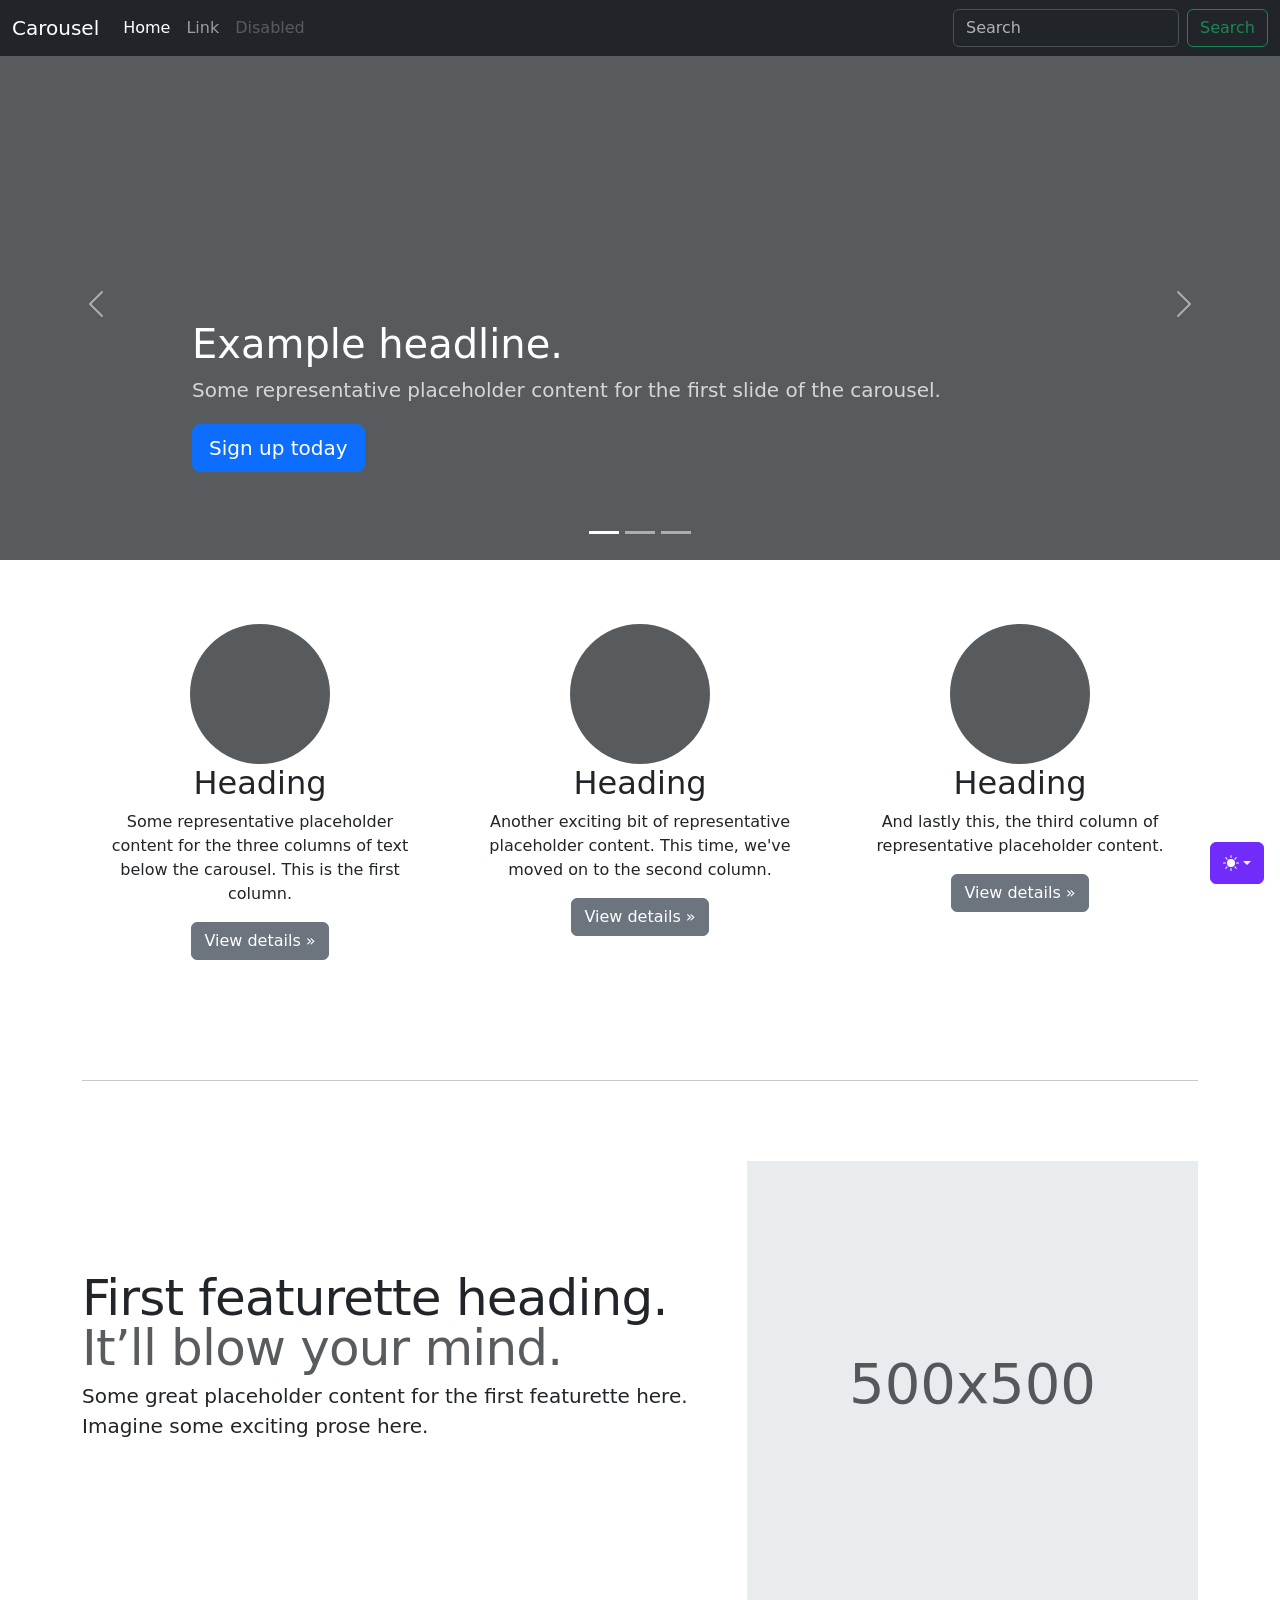
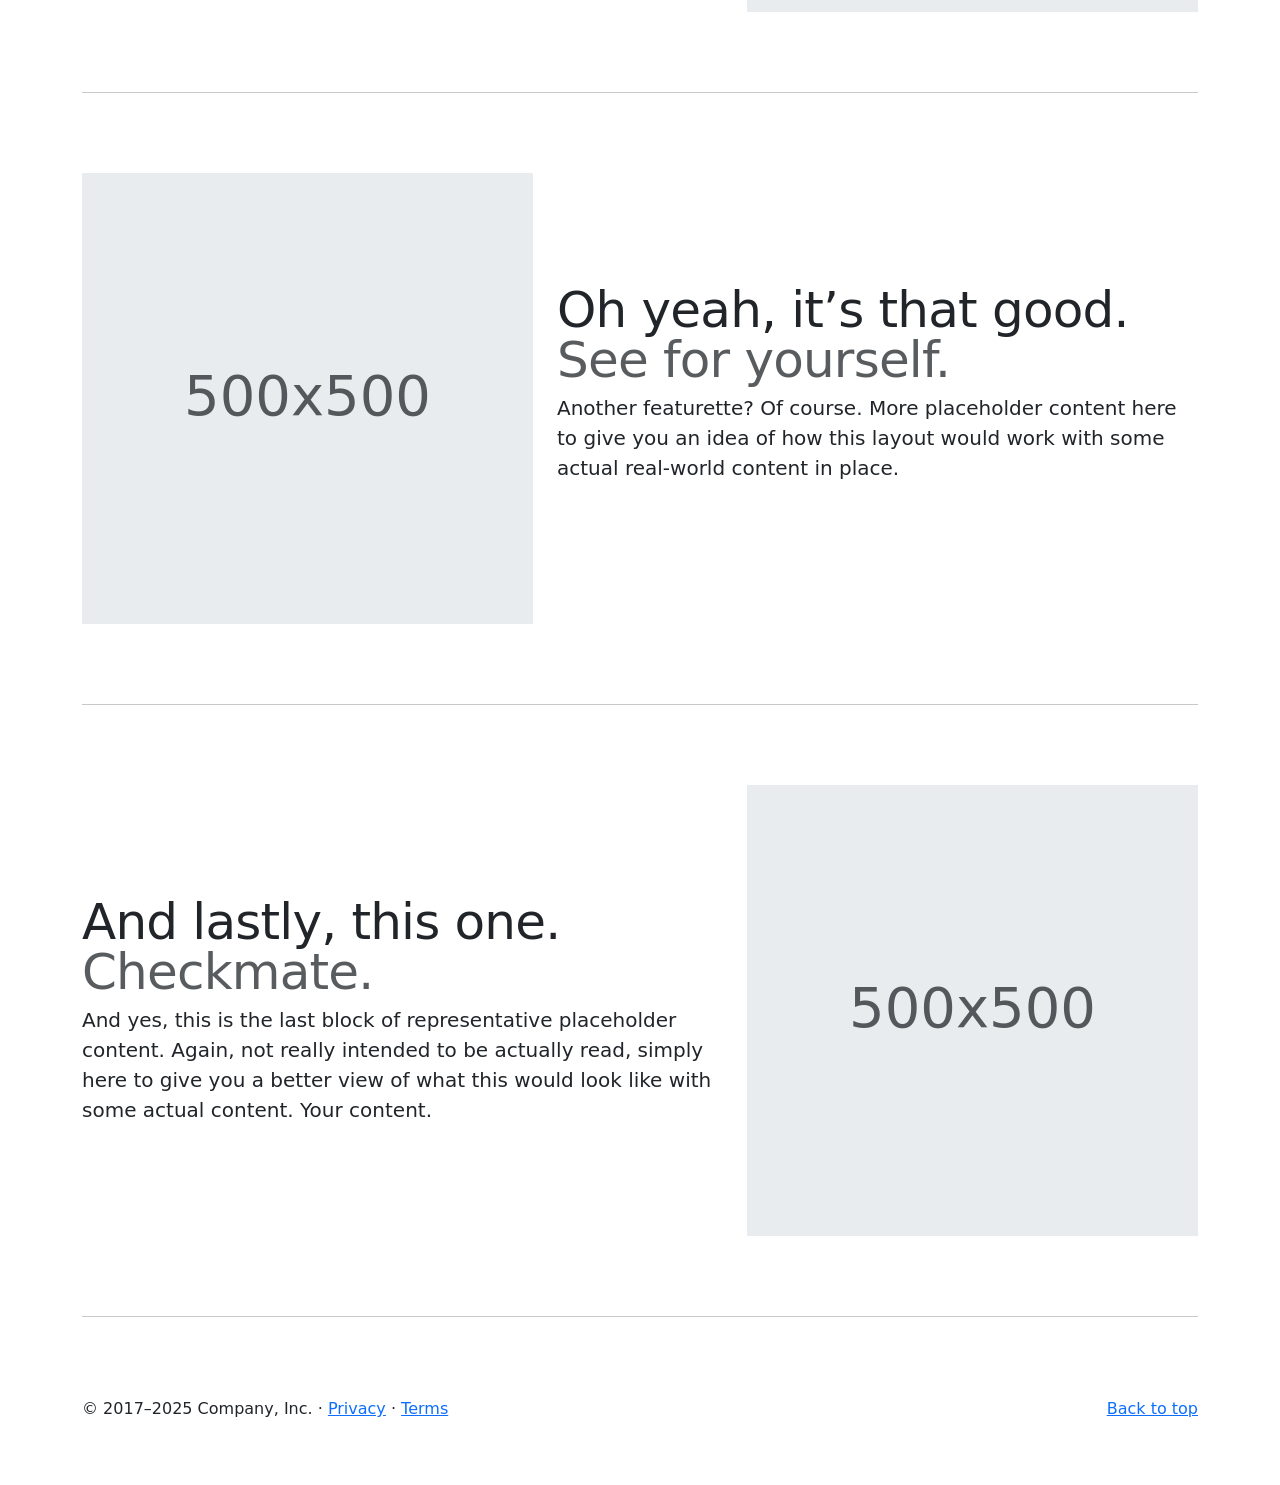
<file: bootstrap-5.3.8-examples/bootstrap-5.3.8-examples/carousel/index.html>
<!doctype html>
<html lang="en" data-bs-theme="auto">
  <head>
    <meta charset="utf-8" />
    <meta name="viewport" content="width=device-width, initial-scale=1" />
    <meta name="description" content="" />
    <meta
      name="author"
      content="Mark Otto, Jacob Thornton, and Bootstrap contributors"
    />
    <meta name="generator" content="Astro v5.13.2" />
    <title>Carousel Template · Bootstrap v5.3</title>
    <link
      rel="canonical"
      href="https://getbootstrap.com/docs/5.3/examples/carousel/"
    />
    <script src="../assets/js/color-modes.js"></script>
    <link href="../assets/dist/css/bootstrap.min.css" rel="stylesheet" />
    <meta name="theme-color" content="#712cf9" />
    <link href="carousel.css" rel="stylesheet" />
    <style>
      .bd-placeholder-img {
        font-size: 1.125rem;
        text-anchor: middle;
        -webkit-user-select: none;
        -moz-user-select: none;
        user-select: none;
      }
      @media (min-width: 768px) {
        .bd-placeholder-img-lg {
          font-size: 3.5rem;
        }
      }
      .b-example-divider {
        width: 100%;
        height: 3rem;
        background-color: #0000001a;
        border: solid rgba(0, 0, 0, 0.15);
        border-width: 1px 0;
        box-shadow:
          inset 0 0.5em 1.5em #0000001a,
          inset 0 0.125em 0.5em #00000026;
      }
      .b-example-vr {
        flex-shrink: 0;
        width: 1.5rem;
        height: 100vh;
      }
      .bi {
        vertical-align: -0.125em;
        fill: currentColor;
      }
      .nav-scroller {
        position: relative;
        z-index: 2;
        height: 2.75rem;
        overflow-y: hidden;
      }
      .nav-scroller .nav {
        display: flex;
        flex-wrap: nowrap;
        padding-bottom: 1rem;
        margin-top: -1px;
        overflow-x: auto;
        text-align: center;
        white-space: nowrap;
        -webkit-overflow-scrolling: touch;
      }
      .btn-bd-primary {
        --bd-violet-bg: #712cf9;
        --bd-violet-rgb: 112.520718, 44.062154, 249.437846;
        --bs-btn-font-weight: 600;
        --bs-btn-color: var(--bs-white);
        --bs-btn-bg: var(--bd-violet-bg);
        --bs-btn-border-color: var(--bd-violet-bg);
        --bs-btn-hover-color: var(--bs-white);
        --bs-btn-hover-bg: #6528e0;
        --bs-btn-hover-border-color: #6528e0;
        --bs-btn-focus-shadow-rgb: var(--bd-violet-rgb);
        --bs-btn-active-color: var(--bs-btn-hover-color);
        --bs-btn-active-bg: #5a23c8;
        --bs-btn-active-border-color: #5a23c8;
      }
      .bd-mode-toggle {
        z-index: 1500;
      }
      .bd-mode-toggle .bi {
        width: 1em;
        height: 1em;
      }
      .bd-mode-toggle .dropdown-menu .active .bi {
        display: block !important;
      }
    </style>
  </head>
  <body>
    <svg xmlns="http://www.w3.org/2000/svg" class="d-none">
      <symbol id="check2" viewBox="0 0 16 16">
        <path
          d="M13.854 3.646a.5.5 0 0 1 0 .708l-7 7a.5.5 0 0 1-.708 0l-3.5-3.5a.5.5 0 1 1 .708-.708L6.5 10.293l6.646-6.647a.5.5 0 0 1 .708 0z"
        ></path>
      </symbol>
      <symbol id="circle-half" viewBox="0 0 16 16">
        <path
          d="M8 15A7 7 0 1 0 8 1v14zm0 1A8 8 0 1 1 8 0a8 8 0 0 1 0 16z"
        ></path>
      </symbol>
      <symbol id="moon-stars-fill" viewBox="0 0 16 16">
        <path
          d="M6 .278a.768.768 0 0 1 .08.858 7.208 7.208 0 0 0-.878 3.46c0 4.021 3.278 7.277 7.318 7.277.527 0 1.04-.055 1.533-.16a.787.787 0 0 1 .81.316.733.733 0 0 1-.031.893A8.349 8.349 0 0 1 8.344 16C3.734 16 0 12.286 0 7.71 0 4.266 2.114 1.312 5.124.06A.752.752 0 0 1 6 .278z"
        ></path>
        <path
          d="M10.794 3.148a.217.217 0 0 1 .412 0l.387 1.162c.173.518.579.924 1.097 1.097l1.162.387a.217.217 0 0 1 0 .412l-1.162.387a1.734 1.734 0 0 0-1.097 1.097l-.387 1.162a.217.217 0 0 1-.412 0l-.387-1.162A1.734 1.734 0 0 0 9.31 6.593l-1.162-.387a.217.217 0 0 1 0-.412l1.162-.387a1.734 1.734 0 0 0 1.097-1.097l.387-1.162zM13.863.099a.145.145 0 0 1 .274 0l.258.774c.115.346.386.617.732.732l.774.258a.145.145 0 0 1 0 .274l-.774.258a1.156 1.156 0 0 0-.732.732l-.258.774a.145.145 0 0 1-.274 0l-.258-.774a1.156 1.156 0 0 0-.732-.732l-.774-.258a.145.145 0 0 1 0-.274l.774-.258c.346-.115.617-.386.732-.732L13.863.1z"
        ></path>
      </symbol>
      <symbol id="sun-fill" viewBox="0 0 16 16">
        <path
          d="M8 12a4 4 0 1 0 0-8 4 4 0 0 0 0 8zM8 0a.5.5 0 0 1 .5.5v2a.5.5 0 0 1-1 0v-2A.5.5 0 0 1 8 0zm0 13a.5.5 0 0 1 .5.5v2a.5.5 0 0 1-1 0v-2A.5.5 0 0 1 8 13zm8-5a.5.5 0 0 1-.5.5h-2a.5.5 0 0 1 0-1h2a.5.5 0 0 1 .5.5zM3 8a.5.5 0 0 1-.5.5h-2a.5.5 0 0 1 0-1h2A.5.5 0 0 1 3 8zm10.657-5.657a.5.5 0 0 1 0 .707l-1.414 1.415a.5.5 0 1 1-.707-.708l1.414-1.414a.5.5 0 0 1 .707 0zm-9.193 9.193a.5.5 0 0 1 0 .707L3.05 13.657a.5.5 0 0 1-.707-.707l1.414-1.414a.5.5 0 0 1 .707 0zm9.193 2.121a.5.5 0 0 1-.707 0l-1.414-1.414a.5.5 0 0 1 .707-.707l1.414 1.414a.5.5 0 0 1 0 .707zM4.464 4.465a.5.5 0 0 1-.707 0L2.343 3.05a.5.5 0 1 1 .707-.707l1.414 1.414a.5.5 0 0 1 0 .708z"
        ></path>
      </symbol>
    </svg>
    <div
      class="dropdown position-fixed bottom-0 end-0 mb-3 me-3 bd-mode-toggle"
    >
      <button
        class="btn btn-bd-primary py-2 dropdown-toggle d-flex align-items-center"
        id="bd-theme"
        type="button"
        aria-expanded="false"
        data-bs-toggle="dropdown"
        aria-label="Toggle theme (auto)"
      >
        <svg class="bi my-1 theme-icon-active" aria-hidden="true">
          <use href="#circle-half"></use>
        </svg>
        <span class="visually-hidden" id="bd-theme-text">Toggle theme</span>
      </button>
      <ul
        class="dropdown-menu dropdown-menu-end shadow"
        aria-labelledby="bd-theme-text"
      >
        <li>
          <button
            type="button"
            class="dropdown-item d-flex align-items-center"
            data-bs-theme-value="light"
            aria-pressed="false"
          >
            <svg class="bi me-2 opacity-50" aria-hidden="true">
              <use href="#sun-fill"></use>
            </svg>
            Light
            <svg class="bi ms-auto d-none" aria-hidden="true">
              <use href="#check2"></use>
            </svg>
          </button>
        </li>
        <li>
          <button
            type="button"
            class="dropdown-item d-flex align-items-center"
            data-bs-theme-value="dark"
            aria-pressed="false"
          >
            <svg class="bi me-2 opacity-50" aria-hidden="true">
              <use href="#moon-stars-fill"></use>
            </svg>
            Dark
            <svg class="bi ms-auto d-none" aria-hidden="true">
              <use href="#check2"></use>
            </svg>
          </button>
        </li>
        <li>
          <button
            type="button"
            class="dropdown-item d-flex align-items-center active"
            data-bs-theme-value="auto"
            aria-pressed="true"
          >
            <svg class="bi me-2 opacity-50" aria-hidden="true">
              <use href="#circle-half"></use>
            </svg>
            Auto
            <svg class="bi ms-auto d-none" aria-hidden="true">
              <use href="#check2"></use>
            </svg>
          </button>
        </li>
      </ul>
    </div>
    <header data-bs-theme="dark">
      <nav class="navbar navbar-expand-md navbar-dark fixed-top bg-dark">
        <div class="container-fluid">
          <a class="navbar-brand" href="#">Carousel</a>
          <button
            class="navbar-toggler"
            type="button"
            data-bs-toggle="collapse"
            data-bs-target="#navbarCollapse"
            aria-controls="navbarCollapse"
            aria-expanded="false"
            aria-label="Toggle navigation"
          >
            <span class="navbar-toggler-icon"></span>
          </button>
          <div class="collapse navbar-collapse" id="navbarCollapse">
            <ul class="navbar-nav me-auto mb-2 mb-md-0">
              <li class="nav-item">
                <a class="nav-link active" aria-current="page" href="#">Home</a>
              </li>
              <li class="nav-item"><a class="nav-link" href="#">Link</a></li>
              <li class="nav-item">
                <a class="nav-link disabled" aria-disabled="true">Disabled</a>
              </li>
            </ul>
            <form class="d-flex" role="search">
              <input
                class="form-control me-2"
                type="search"
                placeholder="Search"
                aria-label="Search"
              />
              <button class="btn btn-outline-success" type="submit">
                Search
              </button>
            </form>
          </div>
        </div>
      </nav>
    </header>
    <main>
      <div id="myCarousel" class="carousel slide mb-6" data-bs-ride="carousel">
        <div class="carousel-indicators">
          <button
            type="button"
            data-bs-target="#myCarousel"
            data-bs-slide-to="0"
            class="active"
            aria-current="true"
            aria-label="Slide 1"
          ></button>
          <button
            type="button"
            data-bs-target="#myCarousel"
            data-bs-slide-to="1"
            aria-label="Slide 2"
          ></button>
          <button
            type="button"
            data-bs-target="#myCarousel"
            data-bs-slide-to="2"
            aria-label="Slide 3"
          ></button>
        </div>
        <div class="carousel-inner">
          <div class="carousel-item active">
            <svg
              aria-hidden="true"
              class="bd-placeholder-img"
              height="100%"
              preserveAspectRatio="xMidYMid slice"
              width="100%"
              xmlns="http://www.w3.org/2000/svg"
            >
              <rect
                width="100%"
                height="100%"
                fill="var(--bs-secondary-color)"
              ></rect>
            </svg>
            <div class="container">
              <div class="carousel-caption text-start">
                <h1>Example headline.</h1>
                <p class="opacity-75">
                  Some representative placeholder content for the first slide of
                  the carousel.
                </p>
                <p>
                  <a class="btn btn-lg btn-primary" href="#">Sign up today</a>
                </p>
              </div>
            </div>
          </div>
          <div class="carousel-item">
            <svg
              aria-hidden="true"
              class="bd-placeholder-img"
              height="100%"
              preserveAspectRatio="xMidYMid slice"
              width="100%"
              xmlns="http://www.w3.org/2000/svg"
            >
              <rect
                width="100%"
                height="100%"
                fill="var(--bs-secondary-color)"
              ></rect>
            </svg>
            <div class="container">
              <div class="carousel-caption">
                <h1>Another example headline.</h1>
                <p>
                  Some representative placeholder content for the second slide
                  of the carousel.
                </p>
                <p><a class="btn btn-lg btn-primary" href="#">Learn more</a></p>
              </div>
            </div>
          </div>
          <div class="carousel-item">
            <svg
              aria-hidden="true"
              class="bd-placeholder-img"
              height="100%"
              preserveAspectRatio="xMidYMid slice"
              width="100%"
              xmlns="http://www.w3.org/2000/svg"
            >
              <rect
                width="100%"
                height="100%"
                fill="var(--bs-secondary-color)"
              ></rect>
            </svg>
            <div class="container">
              <div class="carousel-caption text-end">
                <h1>One more for good measure.</h1>
                <p>
                  Some representative placeholder content for the third slide of
                  this carousel.
                </p>
                <p>
                  <a class="btn btn-lg btn-primary" href="#">Browse gallery</a>
                </p>
              </div>
            </div>
          </div>
        </div>
        <button
          class="carousel-control-prev"
          type="button"
          data-bs-target="#myCarousel"
          data-bs-slide="prev"
        >
          <span class="carousel-control-prev-icon" aria-hidden="true"></span>
          <span class="visually-hidden">Previous</span>
        </button>
        <button
          class="carousel-control-next"
          type="button"
          data-bs-target="#myCarousel"
          data-bs-slide="next"
        >
          <span class="carousel-control-next-icon" aria-hidden="true"></span>
          <span class="visually-hidden">Next</span>
        </button>
      </div>
      <!-- Marketing messaging and featurettes
  ================================================== -->
      <!-- Wrap the rest of the page in another container to center all the content. -->
      <div class="container marketing">
        <!-- Three columns of text below the carousel -->
        <div class="row">
          <div class="col-lg-4">
            <svg
              aria-label="Placeholder"
              class="bd-placeholder-img rounded-circle"
              height="140"
              preserveAspectRatio="xMidYMid slice"
              role="img"
              width="140"
              xmlns="http://www.w3.org/2000/svg"
            >
              <title>Placeholder</title>
              <rect
                width="100%"
                height="100%"
                fill="var(--bs-secondary-color)"
              ></rect>
            </svg>
            <h2 class="fw-normal">Heading</h2>
            <p>
              Some representative placeholder content for the three columns of
              text below the carousel. This is the first column.
            </p>
            <p>
              <a class="btn btn-secondary" href="#">View details &raquo;</a>
            </p>
          </div>
          <!-- /.col-lg-4 -->
          <div class="col-lg-4">
            <svg
              aria-label="Placeholder"
              class="bd-placeholder-img rounded-circle"
              height="140"
              preserveAspectRatio="xMidYMid slice"
              role="img"
              width="140"
              xmlns="http://www.w3.org/2000/svg"
            >
              <title>Placeholder</title>
              <rect
                width="100%"
                height="100%"
                fill="var(--bs-secondary-color)"
              ></rect>
            </svg>
            <h2 class="fw-normal">Heading</h2>
            <p>
              Another exciting bit of representative placeholder content. This
              time, we've moved on to the second column.
            </p>
            <p>
              <a class="btn btn-secondary" href="#">View details &raquo;</a>
            </p>
          </div>
          <!-- /.col-lg-4 -->
          <div class="col-lg-4">
            <svg
              aria-label="Placeholder"
              class="bd-placeholder-img rounded-circle"
              height="140"
              preserveAspectRatio="xMidYMid slice"
              role="img"
              width="140"
              xmlns="http://www.w3.org/2000/svg"
            >
              <title>Placeholder</title>
              <rect
                width="100%"
                height="100%"
                fill="var(--bs-secondary-color)"
              ></rect>
            </svg>
            <h2 class="fw-normal">Heading</h2>
            <p>
              And lastly this, the third column of representative placeholder
              content.
            </p>
            <p>
              <a class="btn btn-secondary" href="#">View details &raquo;</a>
            </p>
          </div>
          <!-- /.col-lg-4 -->
        </div>
        <!-- /.row -->
        <!-- START THE FEATURETTES -->
        <hr class="featurette-divider" />
        <div class="row featurette">
          <div class="col-md-7">
            <h2 class="featurette-heading fw-normal lh-1">
              First featurette heading.
              <span class="text-body-secondary">It’ll blow your mind.</span>
            </h2>
            <p class="lead">
              Some great placeholder content for the first featurette here.
              Imagine some exciting prose here.
            </p>
          </div>
          <div class="col-md-5">
            <svg
              aria-label="Placeholder: 500x500"
              class="bd-placeholder-img bd-placeholder-img-lg featurette-image img-fluid mx-auto"
              height="500"
              preserveAspectRatio="xMidYMid slice"
              role="img"
              width="500"
              xmlns="http://www.w3.org/2000/svg"
            >
              <title>Placeholder</title>
              <rect
                width="100%"
                height="100%"
                fill="var(--bs-secondary-bg)"
              ></rect>
              <text x="50%" y="50%" fill="var(--bs-secondary-color)" dy=".3em">
                500x500
              </text>
            </svg>
          </div>
        </div>
        <hr class="featurette-divider" />
        <div class="row featurette">
          <div class="col-md-7 order-md-2">
            <h2 class="featurette-heading fw-normal lh-1">
              Oh yeah, it’s that good.
              <span class="text-body-secondary">See for yourself.</span>
            </h2>
            <p class="lead">
              Another featurette? Of course. More placeholder content here to
              give you an idea of how this layout would work with some actual
              real-world content in place.
            </p>
          </div>
          <div class="col-md-5 order-md-1">
            <svg
              aria-label="Placeholder: 500x500"
              class="bd-placeholder-img bd-placeholder-img-lg featurette-image img-fluid mx-auto"
              height="500"
              preserveAspectRatio="xMidYMid slice"
              role="img"
              width="500"
              xmlns="http://www.w3.org/2000/svg"
            >
              <title>Placeholder</title>
              <rect
                width="100%"
                height="100%"
                fill="var(--bs-secondary-bg)"
              ></rect>
              <text x="50%" y="50%" fill="var(--bs-secondary-color)" dy=".3em">
                500x500
              </text>
            </svg>
          </div>
        </div>
        <hr class="featurette-divider" />
        <div class="row featurette">
          <div class="col-md-7">
            <h2 class="featurette-heading fw-normal lh-1">
              And lastly, this one.
              <span class="text-body-secondary">Checkmate.</span>
            </h2>
            <p class="lead">
              And yes, this is the last block of representative placeholder
              content. Again, not really intended to be actually read, simply
              here to give you a better view of what this would look like with
              some actual content. Your content.
            </p>
          </div>
          <div class="col-md-5">
            <svg
              aria-label="Placeholder: 500x500"
              class="bd-placeholder-img bd-placeholder-img-lg featurette-image img-fluid mx-auto"
              height="500"
              preserveAspectRatio="xMidYMid slice"
              role="img"
              width="500"
              xmlns="http://www.w3.org/2000/svg"
            >
              <title>Placeholder</title>
              <rect
                width="100%"
                height="100%"
                fill="var(--bs-secondary-bg)"
              ></rect>
              <text x="50%" y="50%" fill="var(--bs-secondary-color)" dy=".3em">
                500x500
              </text>
            </svg>
          </div>
        </div>
        <hr class="featurette-divider" />
        <!-- /END THE FEATURETTES -->
      </div>
      <!-- /.container -->
      <!-- FOOTER -->
      <footer class="container">
        <p class="float-end"><a href="#">Back to top</a></p>
        <p>
          &copy; 2017–2025 Company, Inc. &middot;
          <a href="#">Privacy</a> &middot; <a href="#">Terms</a>
        </p>
      </footer>
    </main>
    <script
      src="../assets/dist/js/bootstrap.bundle.min.js"
      class="astro-vvvwv3sm"
    ></script>
  </body>
</html>
</file>
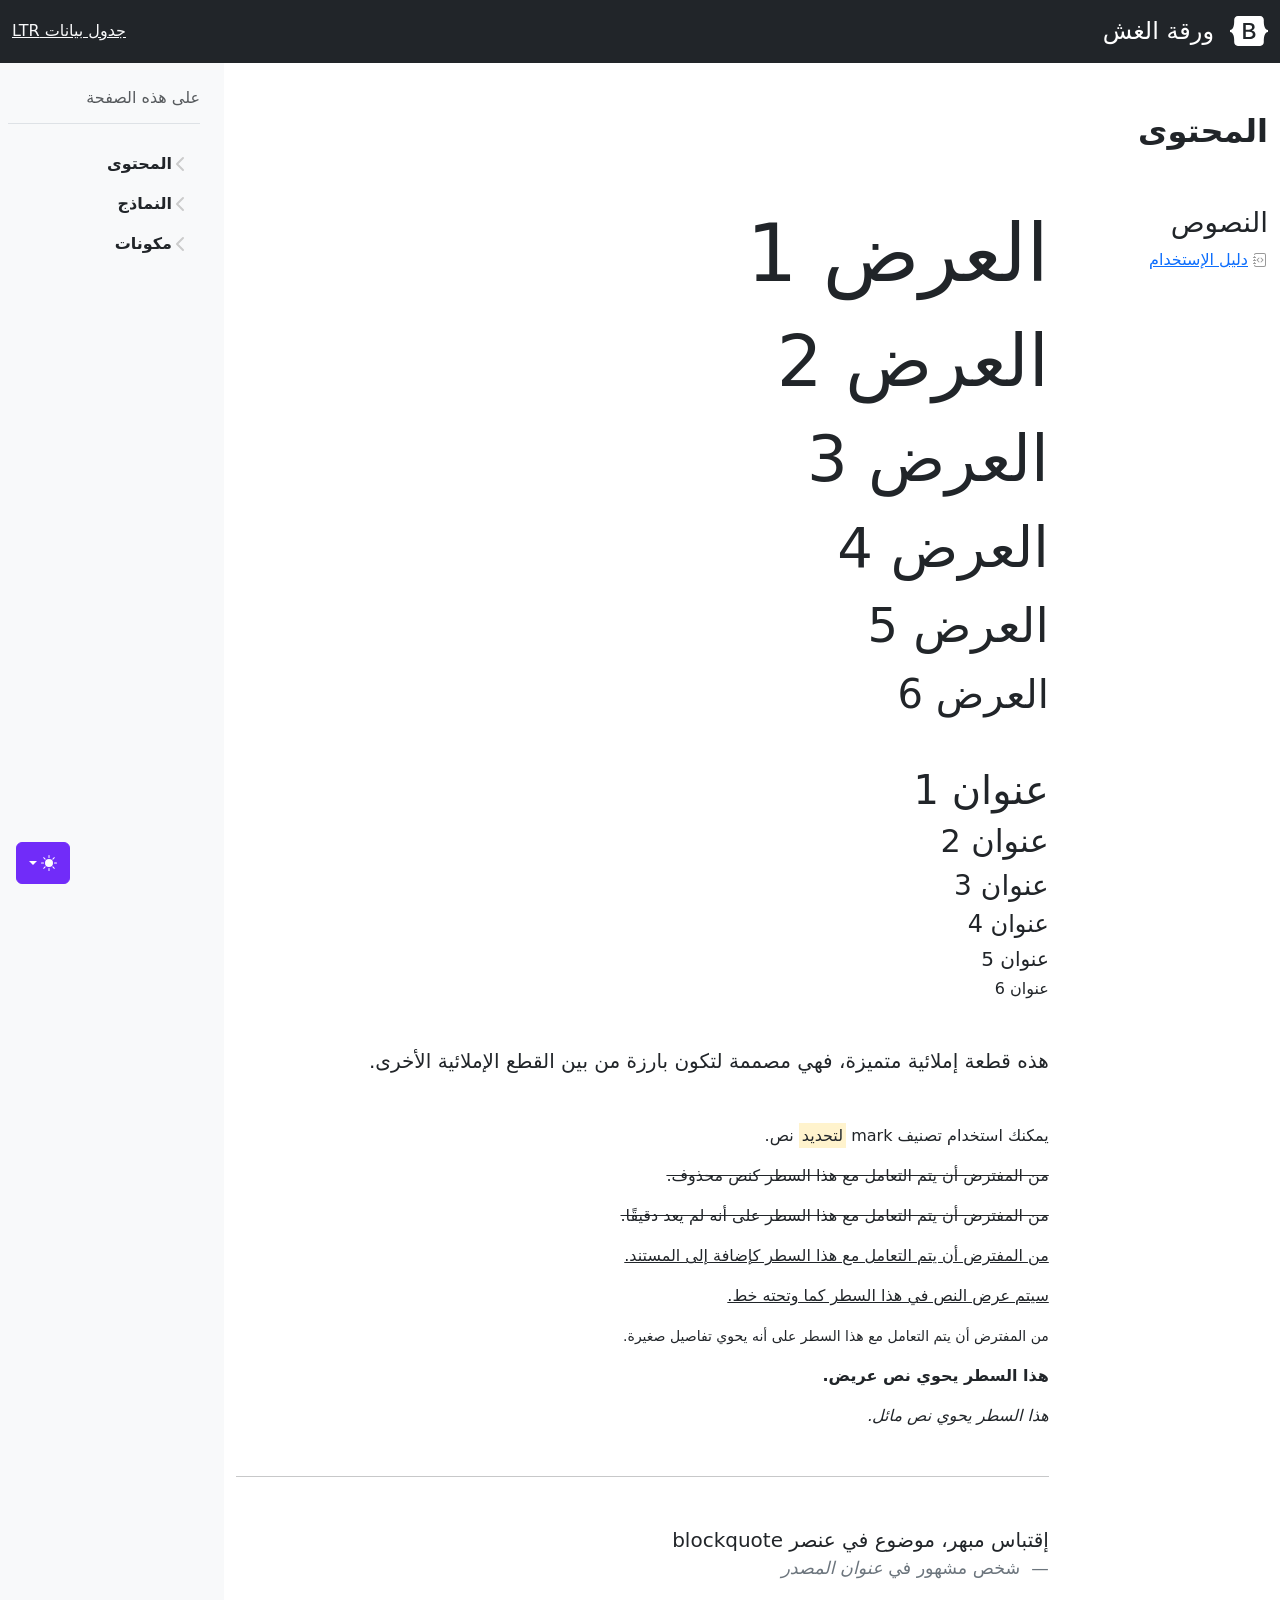
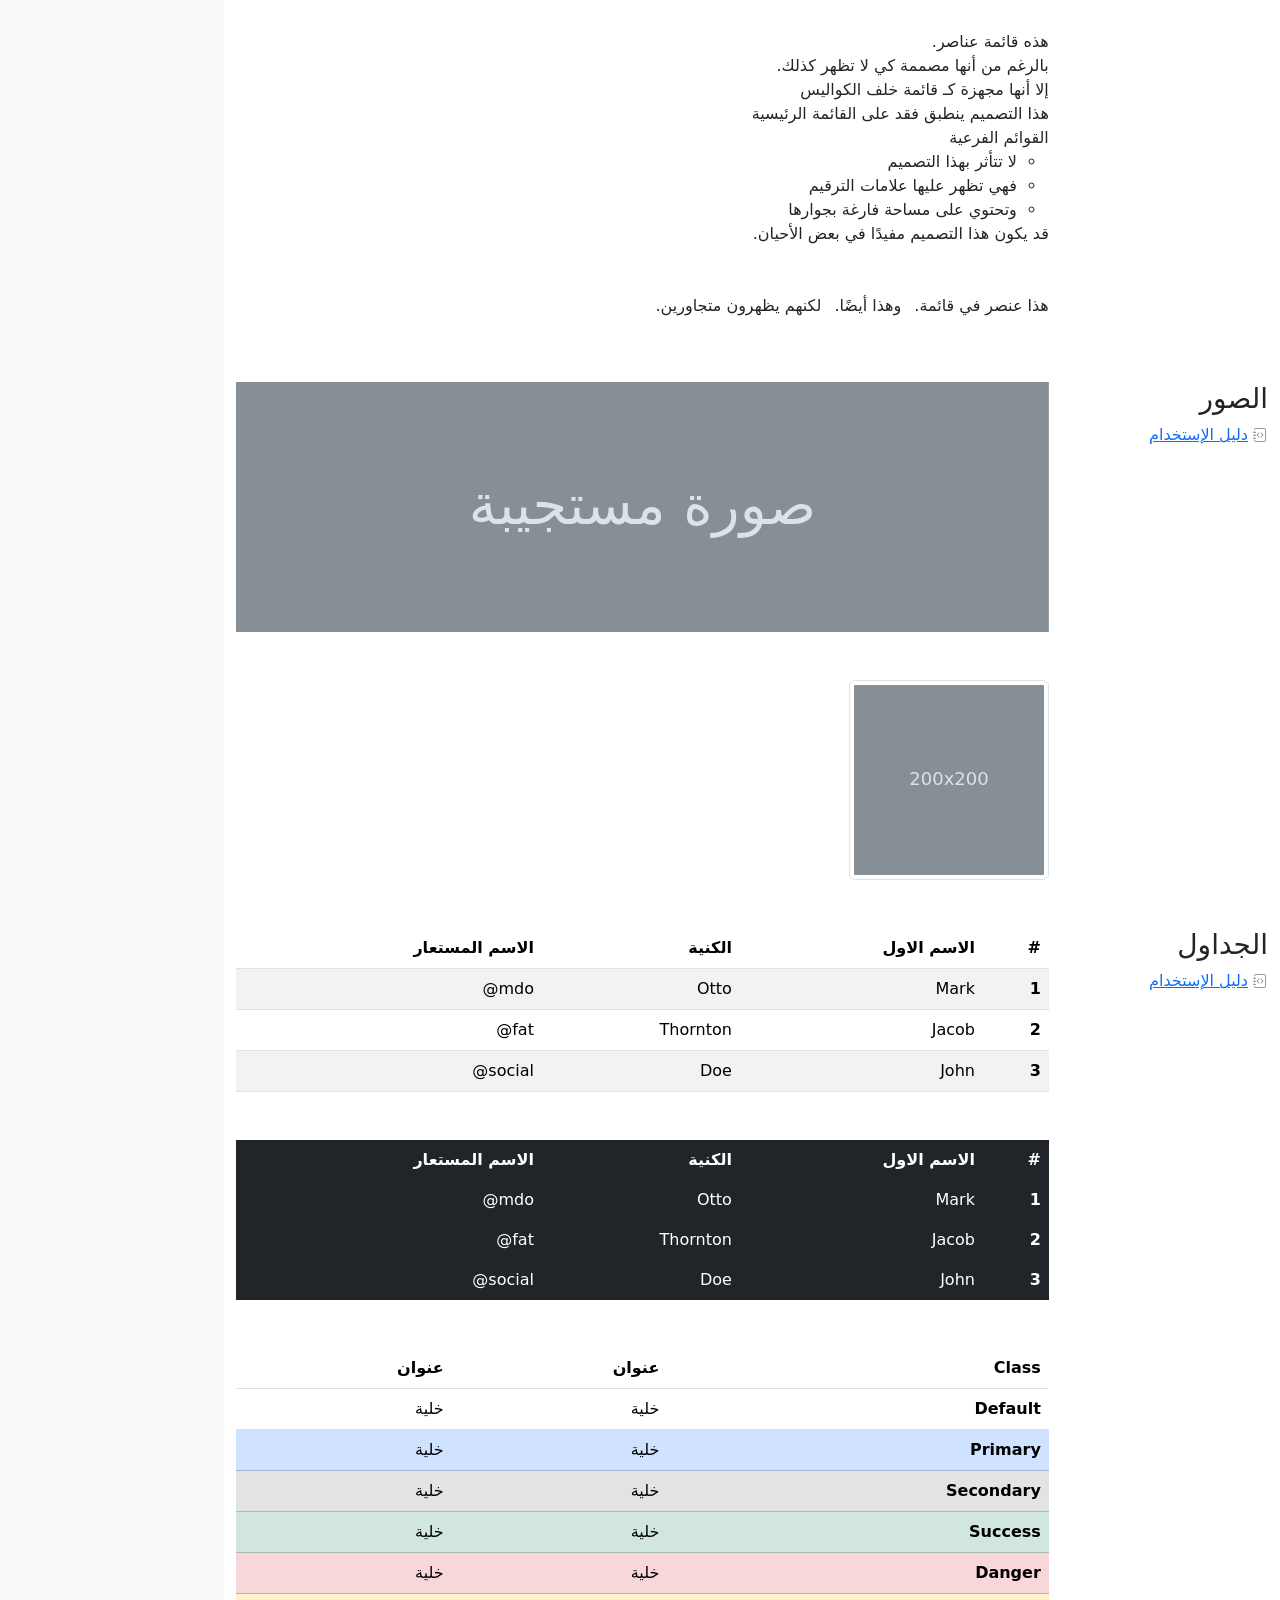
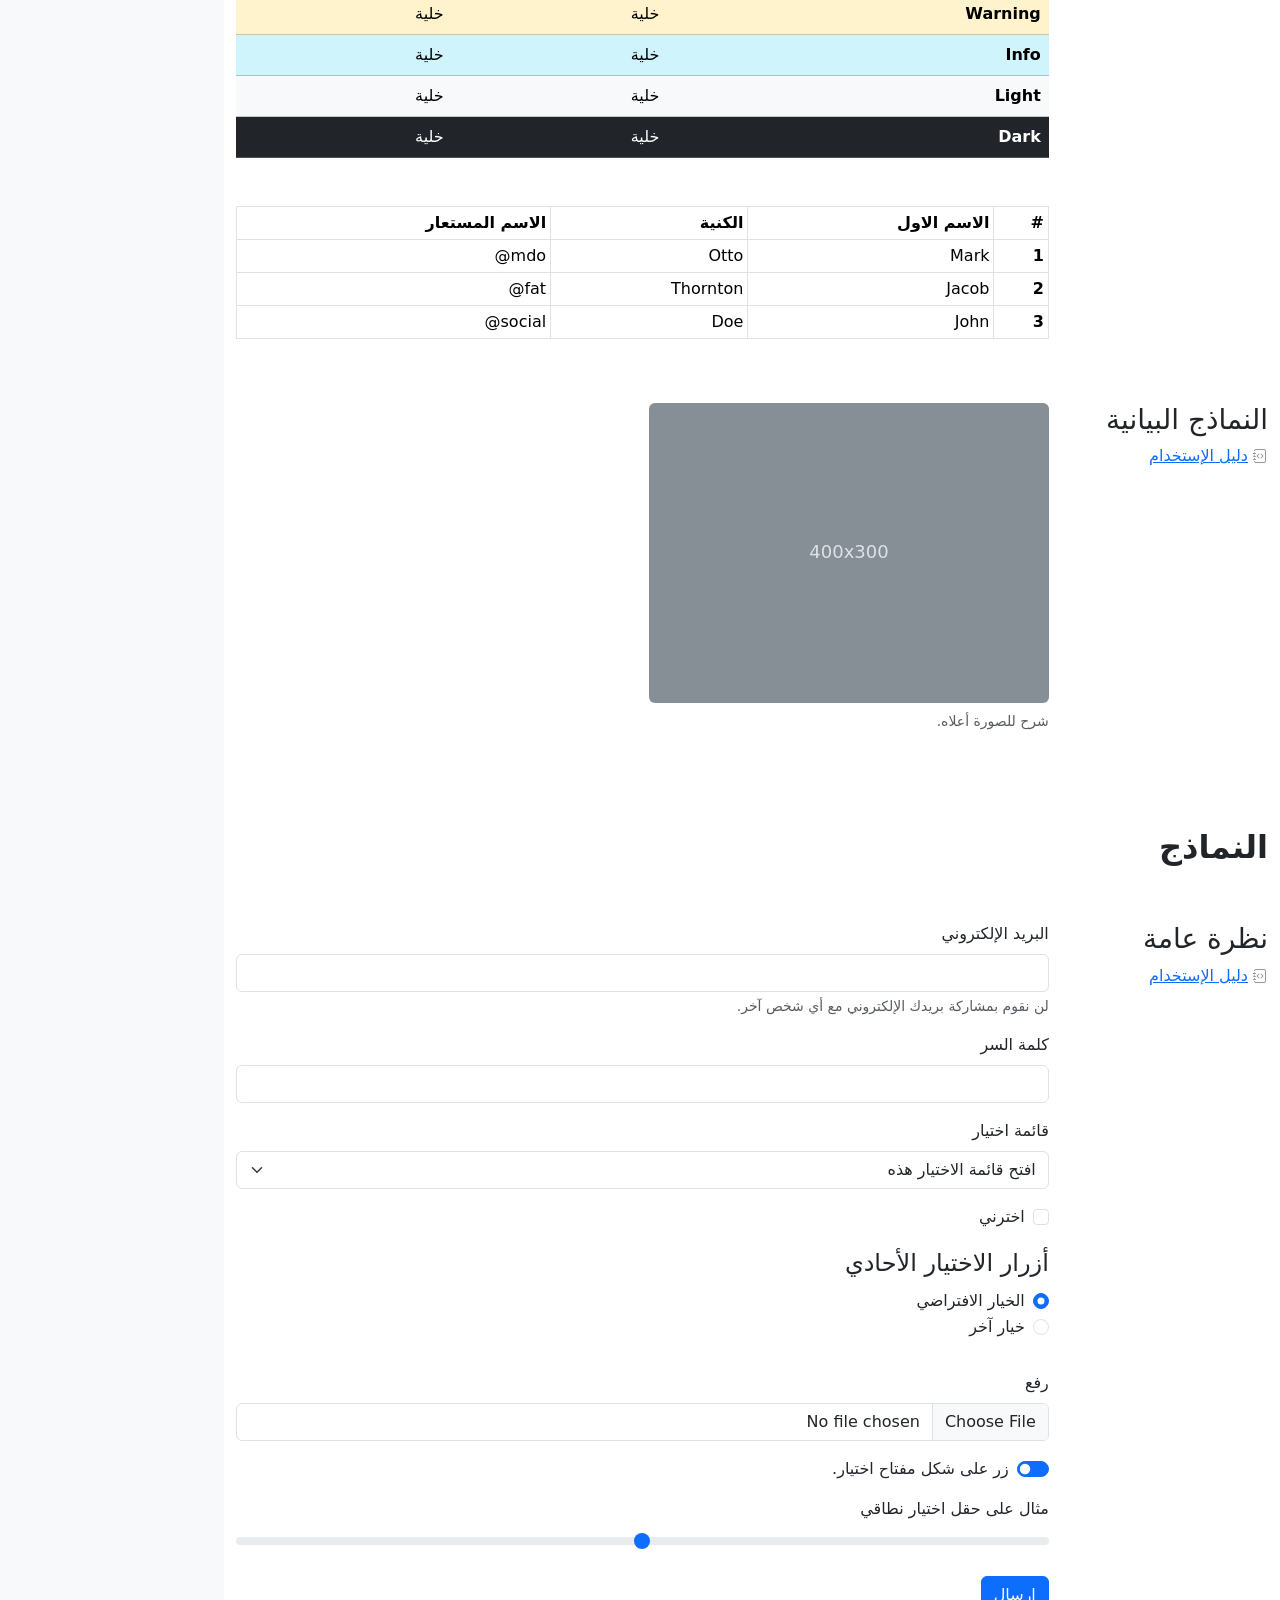
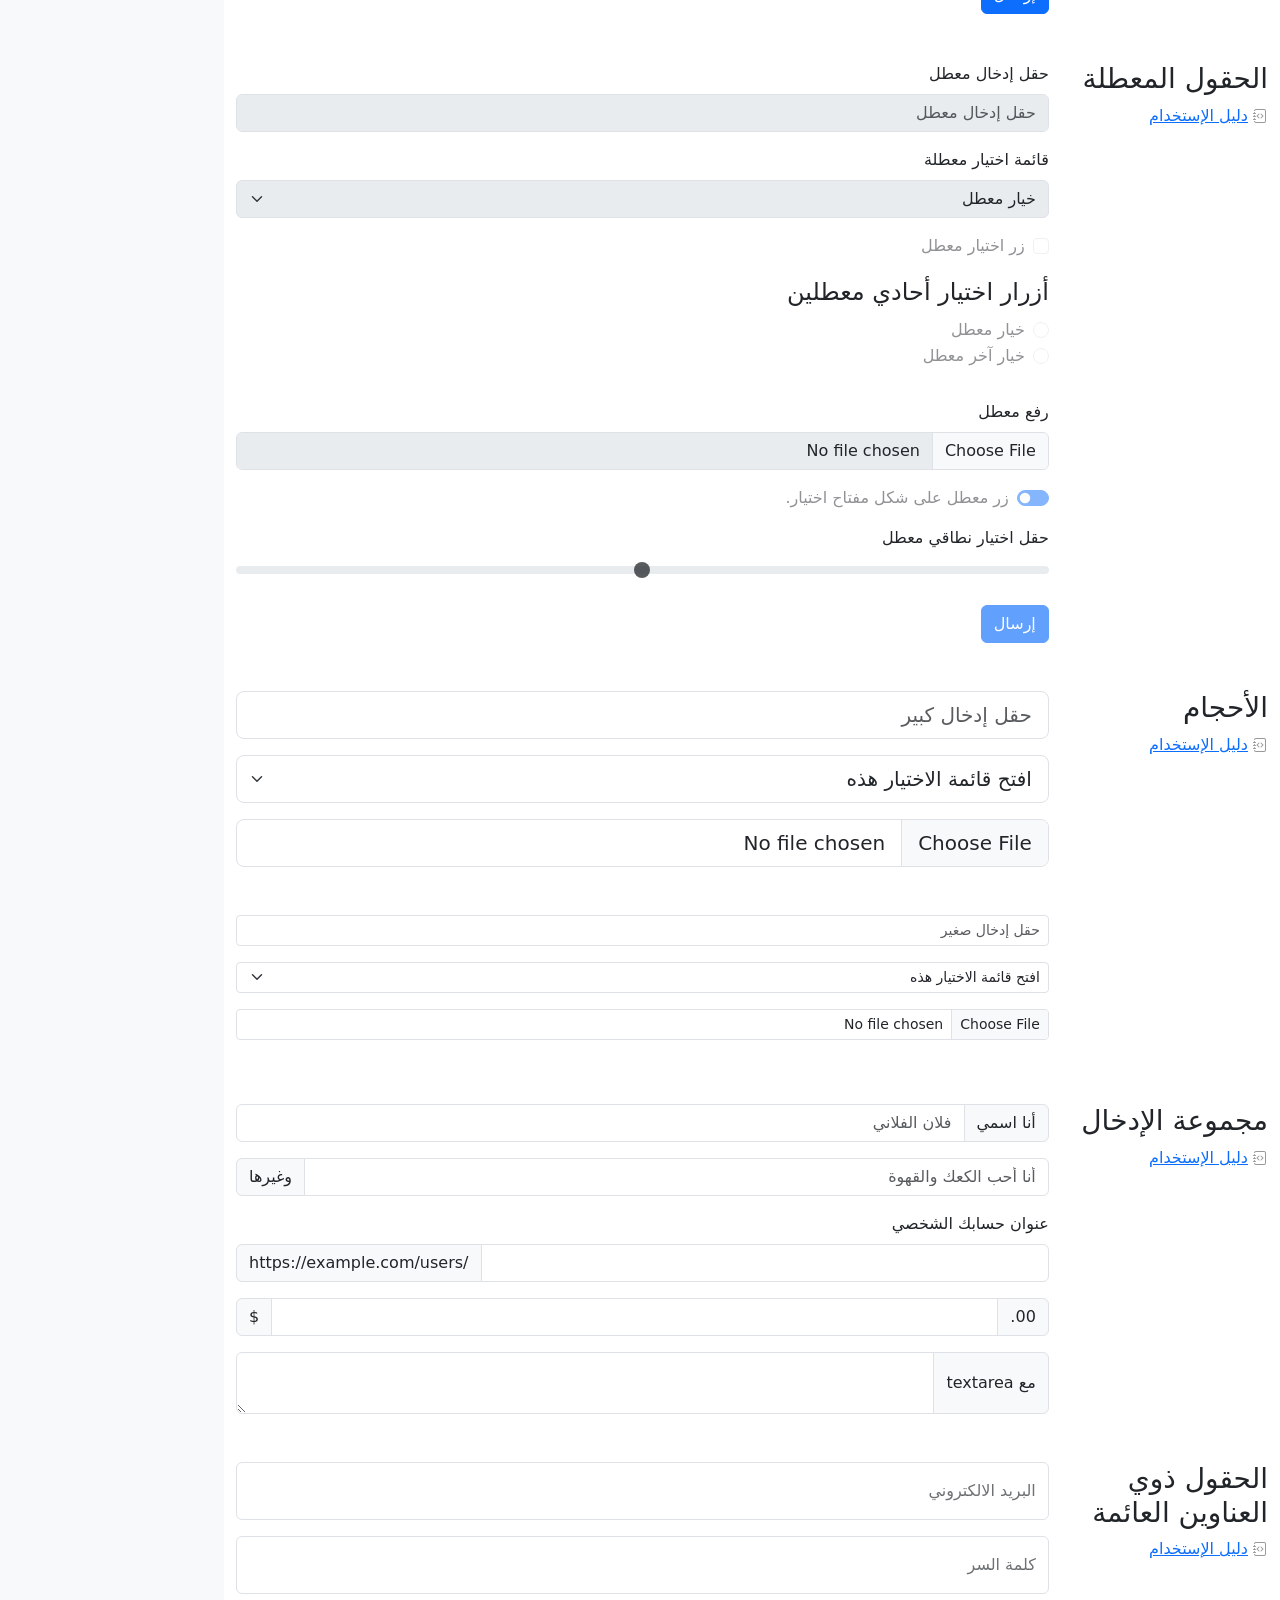
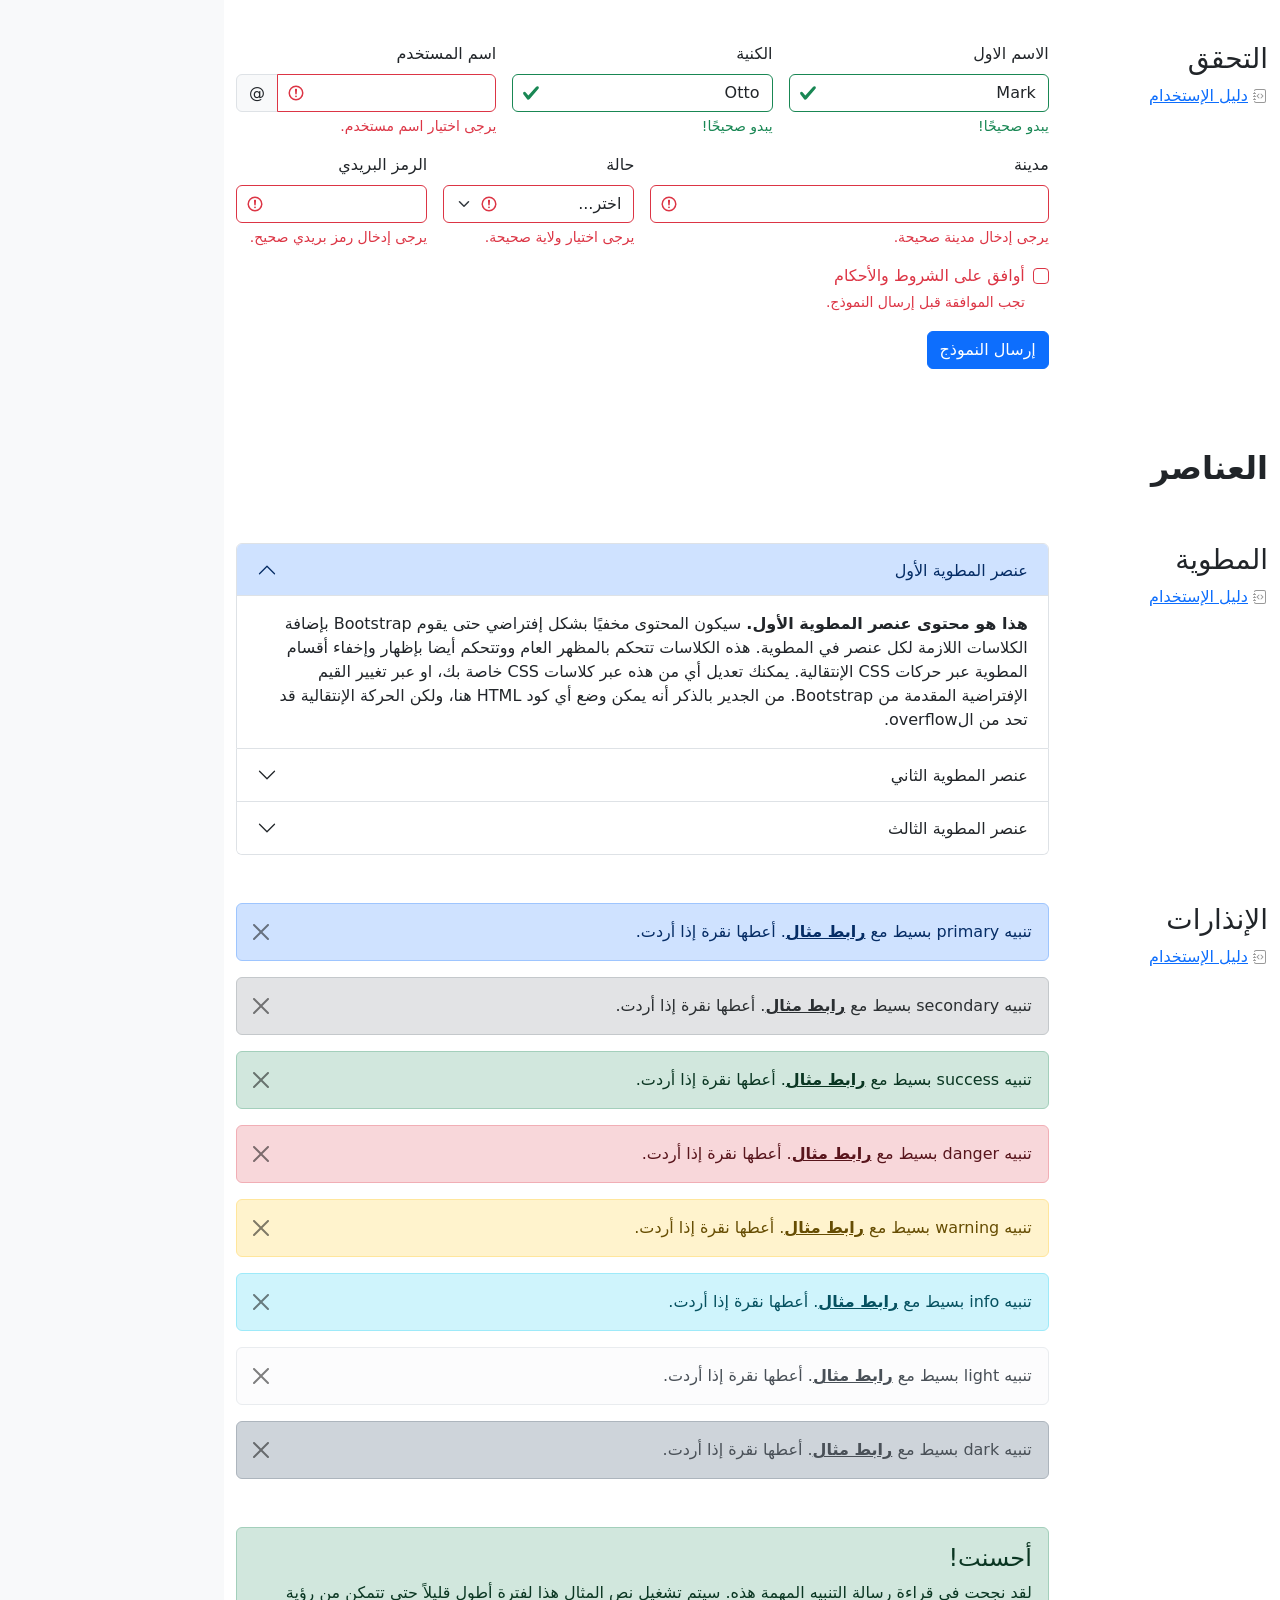
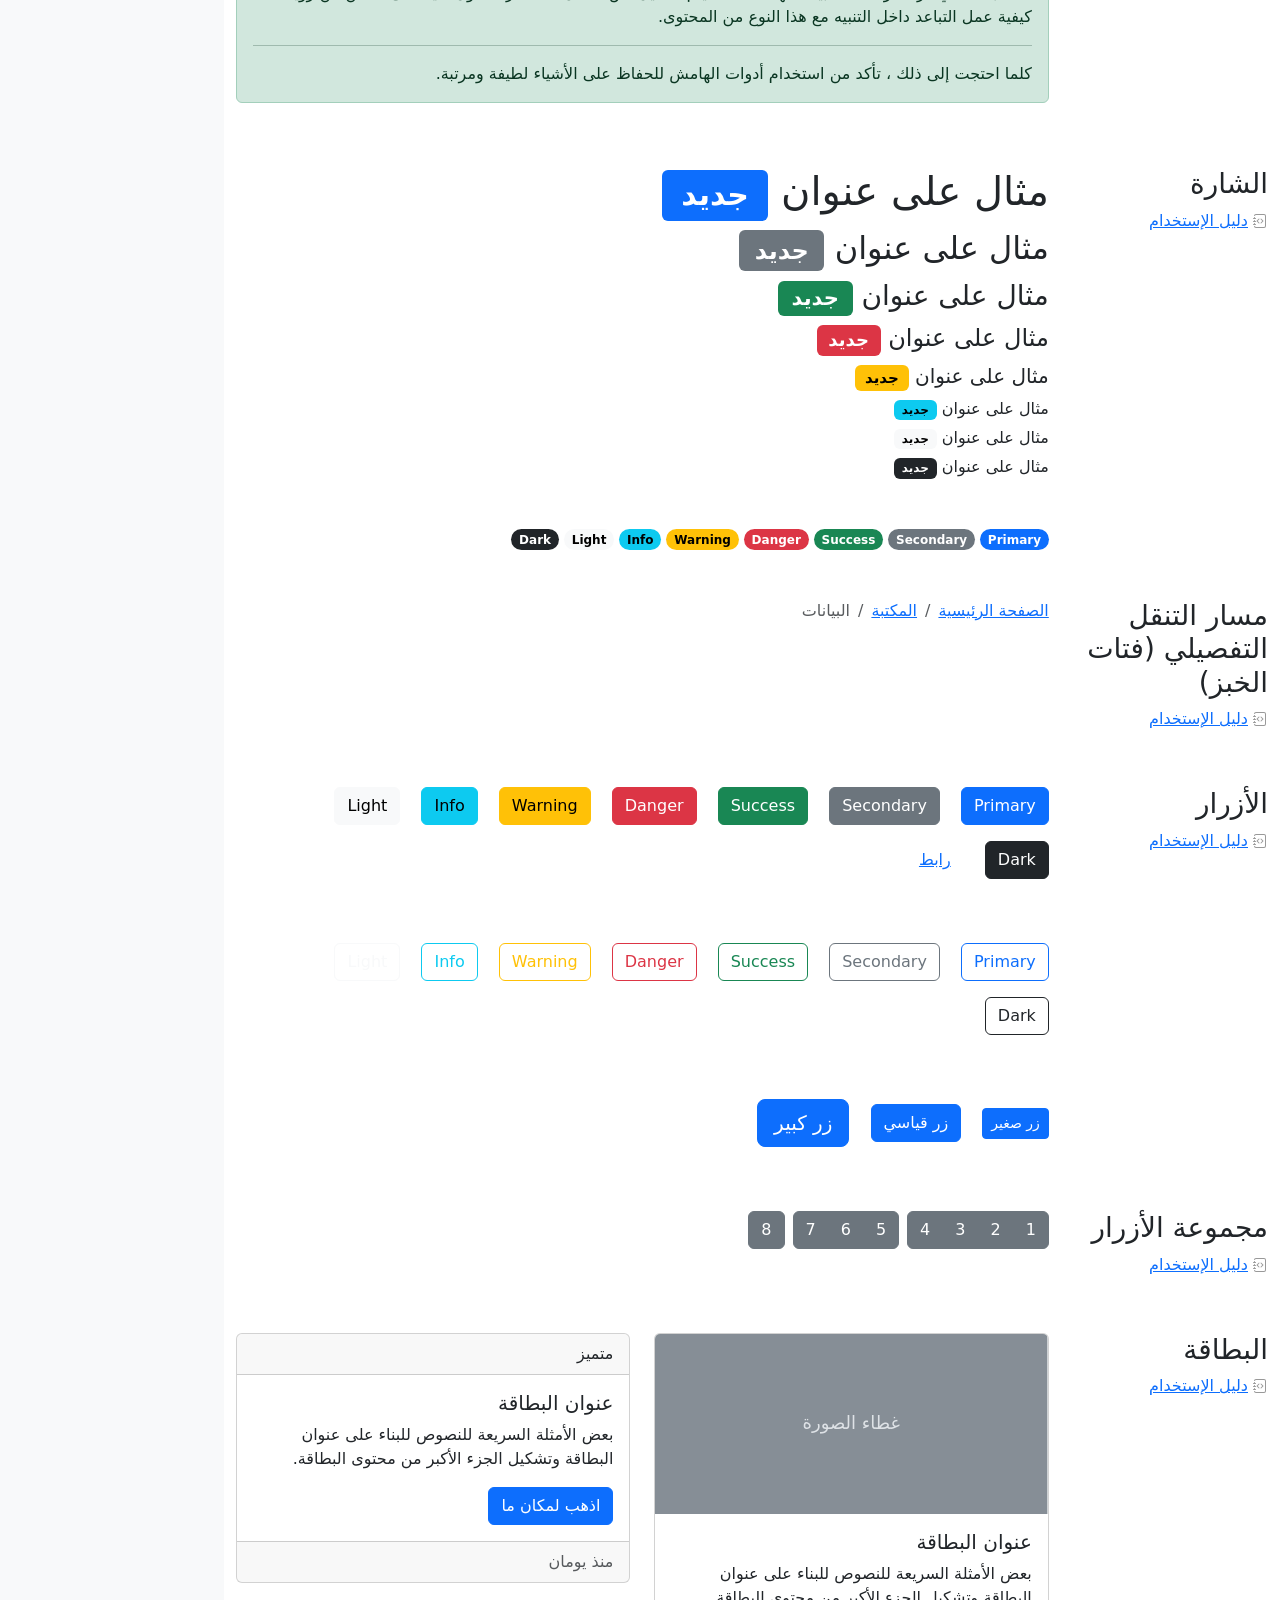
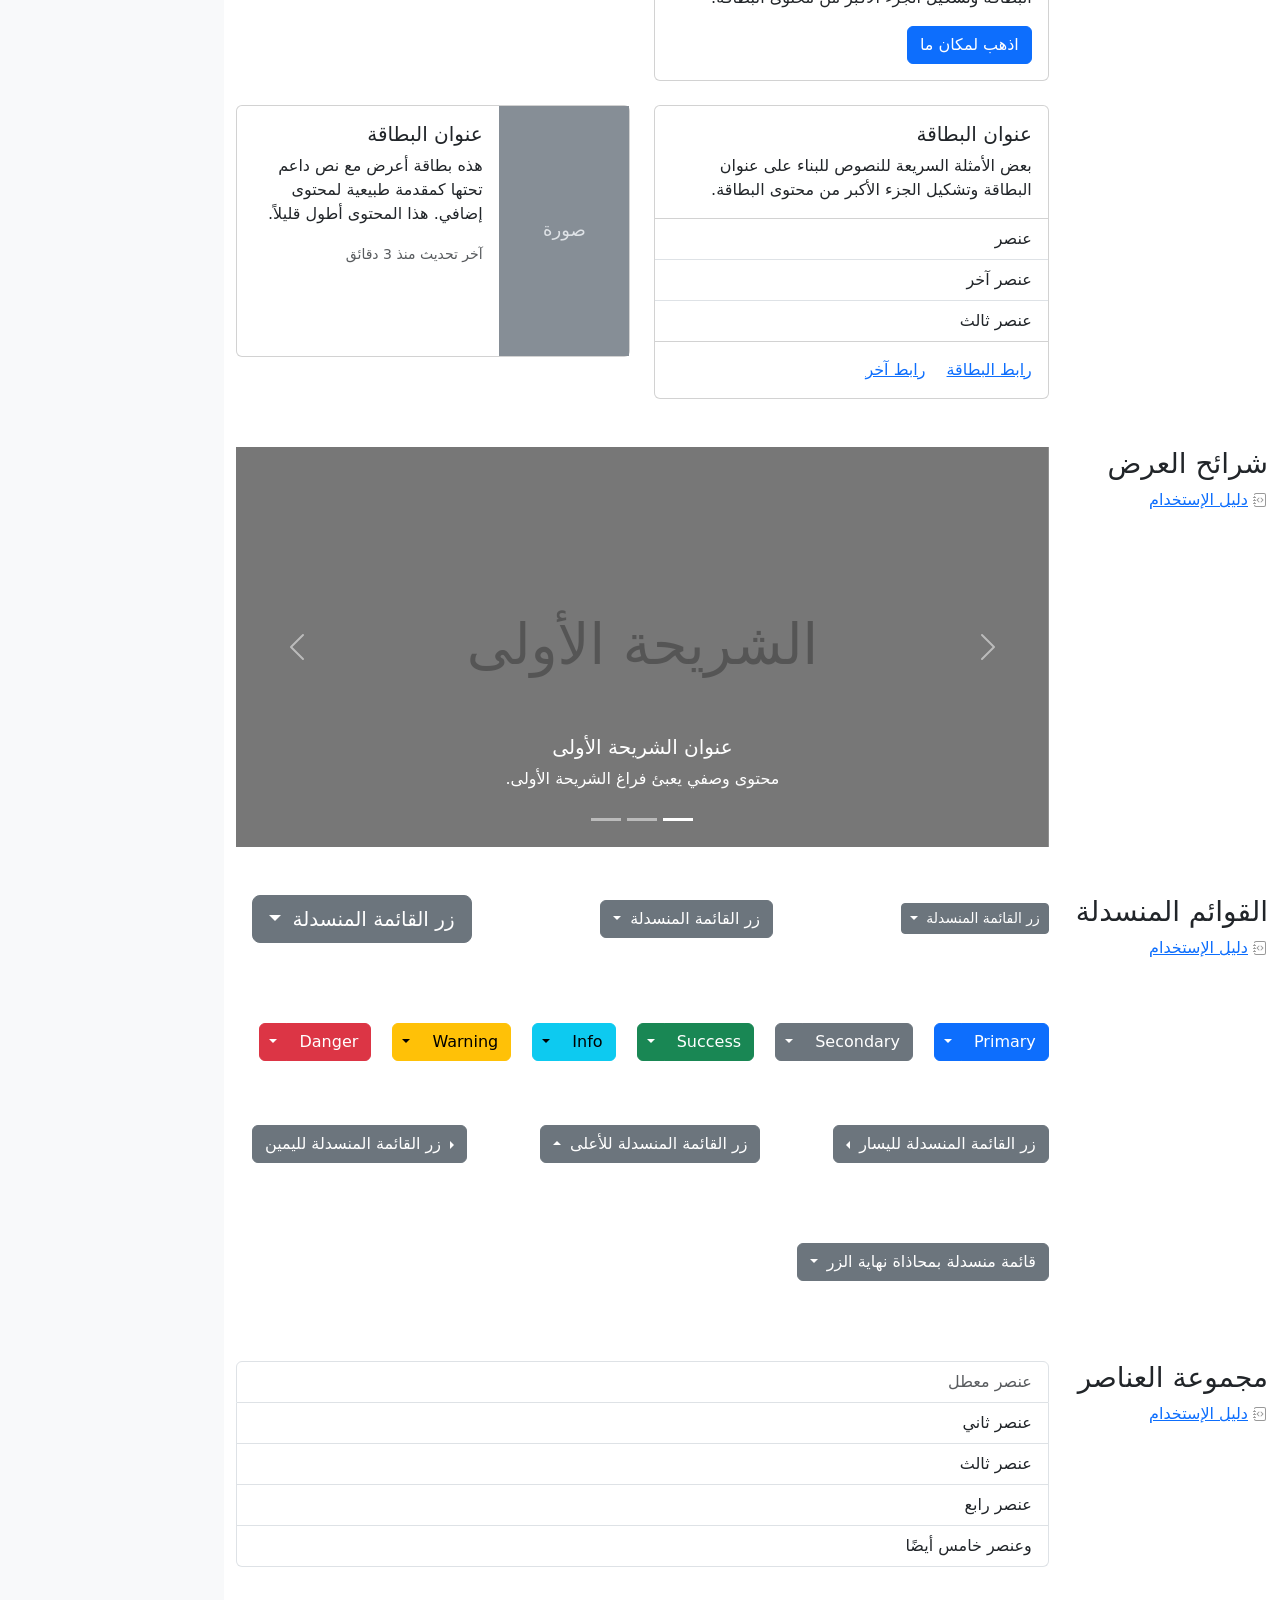
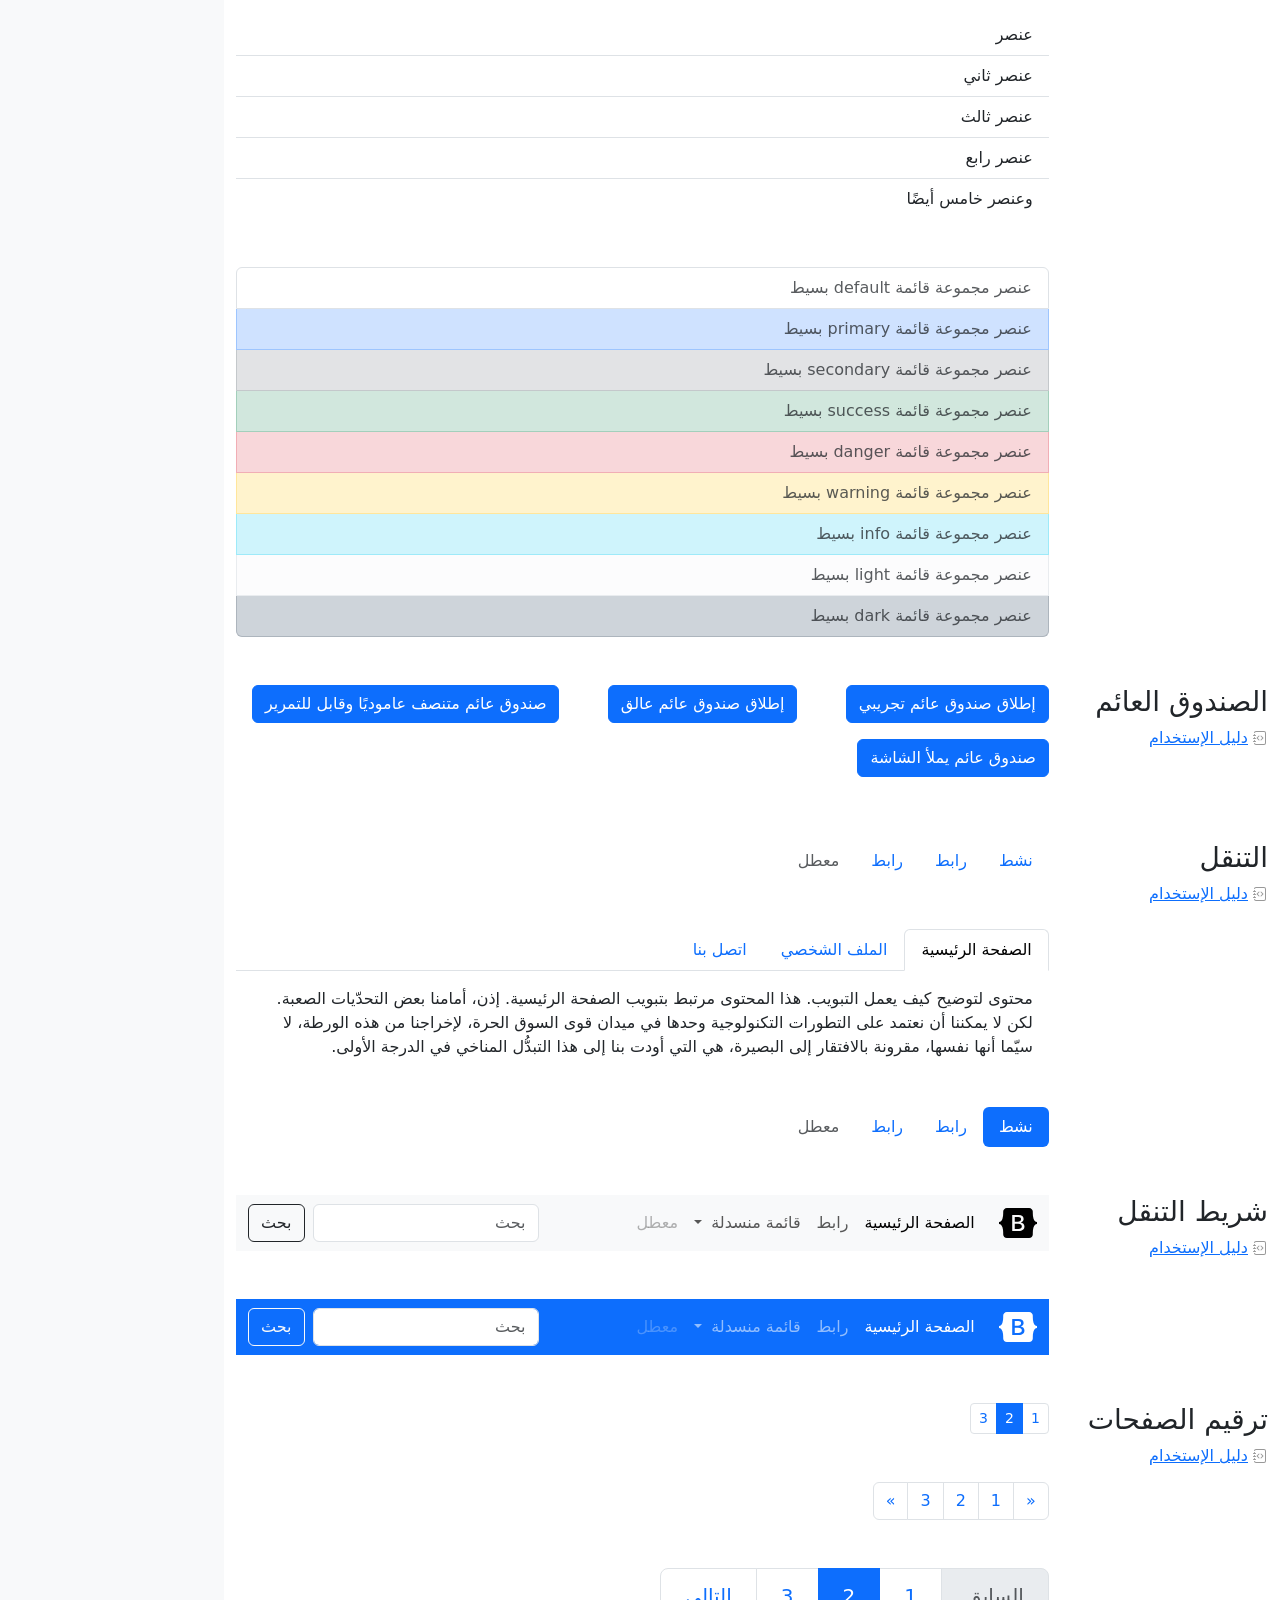
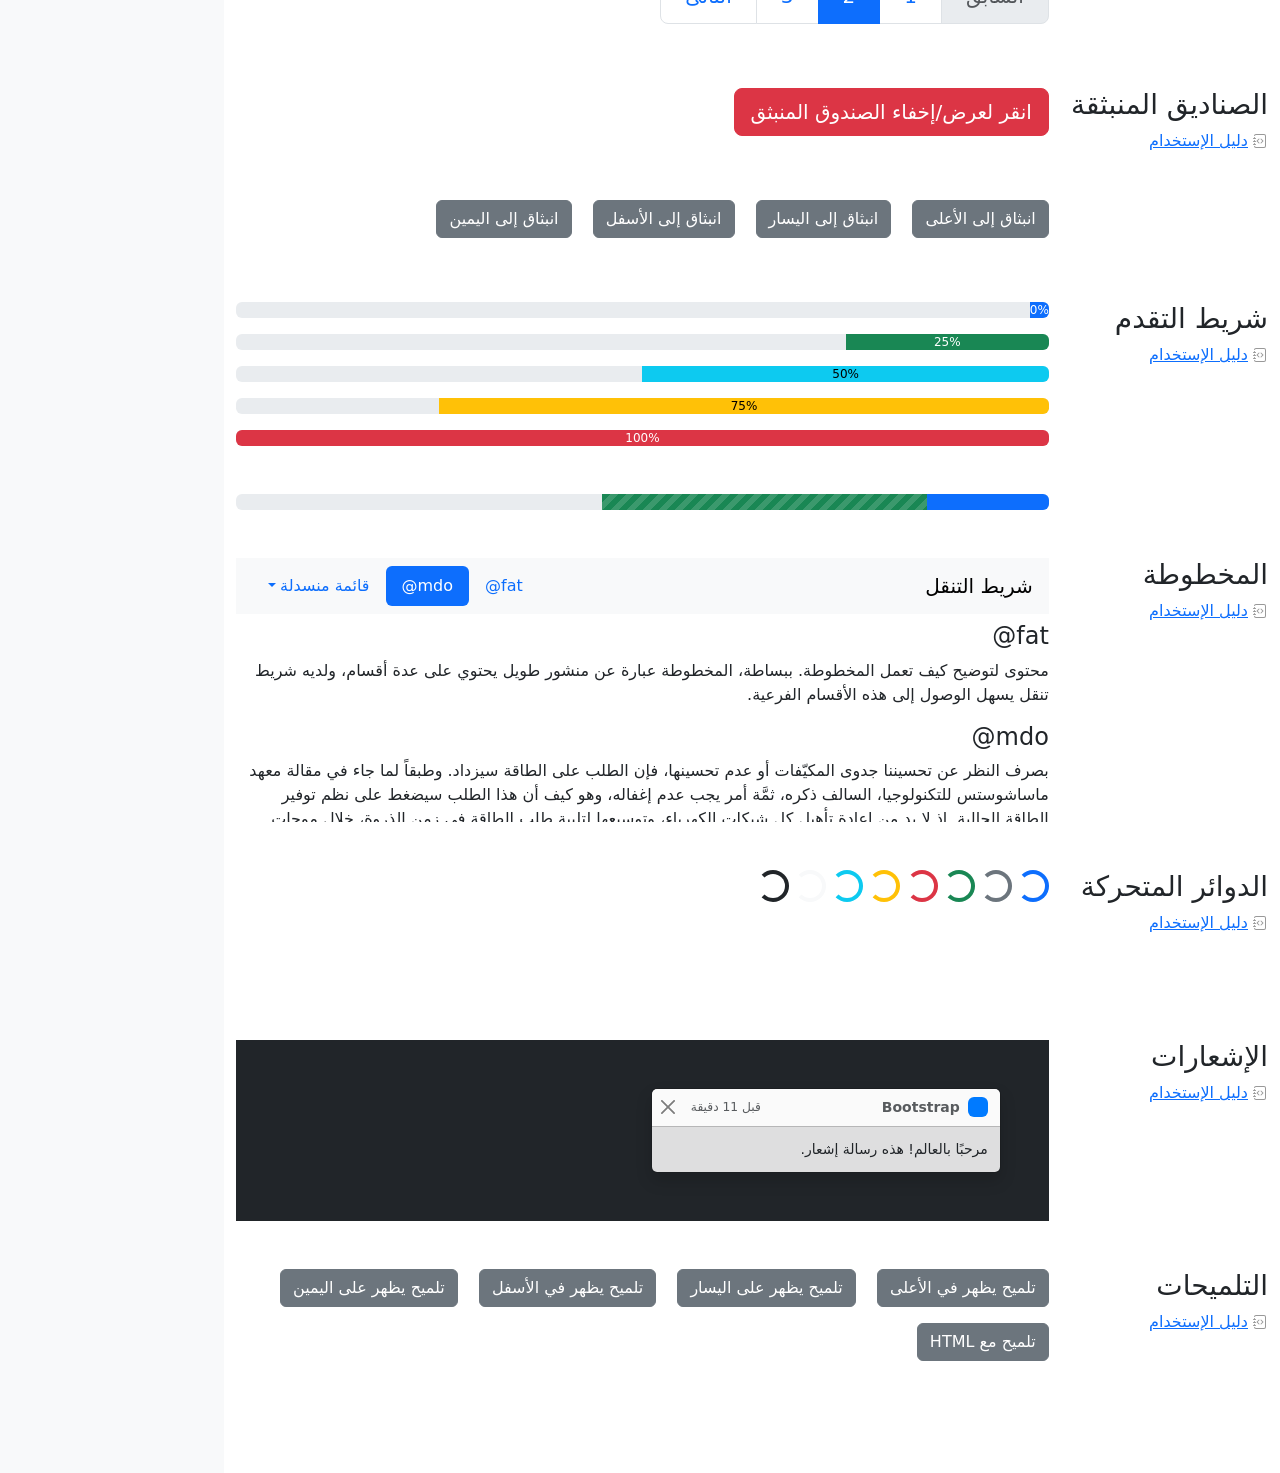
<file: bootstrap-5.3.8-examples/bootstrap-5.3.8-examples/cheatsheet-rtl/index.html>
<!doctype html>
<html lang="ar" dir="rtl" data-bs-theme="auto">
  <head>
    <meta charset="utf-8" />
    <meta name="viewport" content="width=device-width, initial-scale=1" />
    <meta name="description" content="" />
    <meta
      name="author"
      content="Mark Otto, Jacob Thornton, and Bootstrap contributors"
    />
    <meta name="generator" content="Astro v5.13.2" />
    <title>ورقة الغش · Bootstrap v5.3</title>
    <link
      rel="canonical"
      href="https://getbootstrap.com/docs/5.3/examples/cheatsheet-rtl/"
    />
    <script src="../assets/js/color-modes.js"></script>
    <link href="../assets/dist/css/bootstrap.rtl.min.css" rel="stylesheet" />
    <meta name="theme-color" content="#712cf9" />
    <link href="../cheatsheet/cheatsheet.rtl.css" rel="stylesheet" />
    <style>
      .bd-placeholder-img {
        font-size: 1.125rem;
        text-anchor: middle;
        -webkit-user-select: none;
        -moz-user-select: none;
        user-select: none;
      }
      @media (min-width: 768px) {
        .bd-placeholder-img-lg {
          font-size: 3.5rem;
        }
      }
      .b-example-divider {
        width: 100%;
        height: 3rem;
        background-color: #0000001a;
        border: solid rgba(0, 0, 0, 0.15);
        border-width: 1px 0;
        box-shadow:
          inset 0 0.5em 1.5em #0000001a,
          inset 0 0.125em 0.5em #00000026;
      }
      .b-example-vr {
        flex-shrink: 0;
        width: 1.5rem;
        height: 100vh;
      }
      .bi {
        vertical-align: -0.125em;
        fill: currentColor;
      }
      .nav-scroller {
        position: relative;
        z-index: 2;
        height: 2.75rem;
        overflow-y: hidden;
      }
      .nav-scroller .nav {
        display: flex;
        flex-wrap: nowrap;
        padding-bottom: 1rem;
        margin-top: -1px;
        overflow-x: auto;
        text-align: center;
        white-space: nowrap;
        -webkit-overflow-scrolling: touch;
      }
      .btn-bd-primary {
        --bd-violet-bg: #712cf9;
        --bd-violet-rgb: 112.520718, 44.062154, 249.437846;
        --bs-btn-font-weight: 600;
        --bs-btn-color: var(--bs-white);
        --bs-btn-bg: var(--bd-violet-bg);
        --bs-btn-border-color: var(--bd-violet-bg);
        --bs-btn-hover-color: var(--bs-white);
        --bs-btn-hover-bg: #6528e0;
        --bs-btn-hover-border-color: #6528e0;
        --bs-btn-focus-shadow-rgb: var(--bd-violet-rgb);
        --bs-btn-active-color: var(--bs-btn-hover-color);
        --bs-btn-active-bg: #5a23c8;
        --bs-btn-active-border-color: #5a23c8;
      }
      .bd-mode-toggle {
        z-index: 1500;
      }
      .bd-mode-toggle .bi {
        width: 1em;
        height: 1em;
      }
      .bd-mode-toggle .dropdown-menu .active .bi {
        display: block !important;
      }
    </style>
  </head>
  <body class="bg-body-tertiary">
    <svg xmlns="http://www.w3.org/2000/svg" class="d-none">
      <symbol id="check2" viewBox="0 0 16 16">
        <path
          d="M13.854 3.646a.5.5 0 0 1 0 .708l-7 7a.5.5 0 0 1-.708 0l-3.5-3.5a.5.5 0 1 1 .708-.708L6.5 10.293l6.646-6.647a.5.5 0 0 1 .708 0z"
        ></path>
      </symbol>
      <symbol id="circle-half" viewBox="0 0 16 16">
        <path
          d="M8 15A7 7 0 1 0 8 1v14zm0 1A8 8 0 1 1 8 0a8 8 0 0 1 0 16z"
        ></path>
      </symbol>
      <symbol id="moon-stars-fill" viewBox="0 0 16 16">
        <path
          d="M6 .278a.768.768 0 0 1 .08.858 7.208 7.208 0 0 0-.878 3.46c0 4.021 3.278 7.277 7.318 7.277.527 0 1.04-.055 1.533-.16a.787.787 0 0 1 .81.316.733.733 0 0 1-.031.893A8.349 8.349 0 0 1 8.344 16C3.734 16 0 12.286 0 7.71 0 4.266 2.114 1.312 5.124.06A.752.752 0 0 1 6 .278z"
        ></path>
        <path
          d="M10.794 3.148a.217.217 0 0 1 .412 0l.387 1.162c.173.518.579.924 1.097 1.097l1.162.387a.217.217 0 0 1 0 .412l-1.162.387a1.734 1.734 0 0 0-1.097 1.097l-.387 1.162a.217.217 0 0 1-.412 0l-.387-1.162A1.734 1.734 0 0 0 9.31 6.593l-1.162-.387a.217.217 0 0 1 0-.412l1.162-.387a1.734 1.734 0 0 0 1.097-1.097l.387-1.162zM13.863.099a.145.145 0 0 1 .274 0l.258.774c.115.346.386.617.732.732l.774.258a.145.145 0 0 1 0 .274l-.774.258a1.156 1.156 0 0 0-.732.732l-.258.774a.145.145 0 0 1-.274 0l-.258-.774a1.156 1.156 0 0 0-.732-.732l-.774-.258a.145.145 0 0 1 0-.274l.774-.258c.346-.115.617-.386.732-.732L13.863.1z"
        ></path>
      </symbol>
      <symbol id="sun-fill" viewBox="0 0 16 16">
        <path
          d="M8 12a4 4 0 1 0 0-8 4 4 0 0 0 0 8zM8 0a.5.5 0 0 1 .5.5v2a.5.5 0 0 1-1 0v-2A.5.5 0 0 1 8 0zm0 13a.5.5 0 0 1 .5.5v2a.5.5 0 0 1-1 0v-2A.5.5 0 0 1 8 13zm8-5a.5.5 0 0 1-.5.5h-2a.5.5 0 0 1 0-1h2a.5.5 0 0 1 .5.5zM3 8a.5.5 0 0 1-.5.5h-2a.5.5 0 0 1 0-1h2A.5.5 0 0 1 3 8zm10.657-5.657a.5.5 0 0 1 0 .707l-1.414 1.415a.5.5 0 1 1-.707-.708l1.414-1.414a.5.5 0 0 1 .707 0zm-9.193 9.193a.5.5 0 0 1 0 .707L3.05 13.657a.5.5 0 0 1-.707-.707l1.414-1.414a.5.5 0 0 1 .707 0zm9.193 2.121a.5.5 0 0 1-.707 0l-1.414-1.414a.5.5 0 0 1 .707-.707l1.414 1.414a.5.5 0 0 1 0 .707zM4.464 4.465a.5.5 0 0 1-.707 0L2.343 3.05a.5.5 0 1 1 .707-.707l1.414 1.414a.5.5 0 0 1 0 .708z"
        ></path>
      </symbol>
    </svg>
    <div
      class="dropdown position-fixed bottom-0 end-0 mb-3 me-3 bd-mode-toggle"
    >
      <button
        class="btn btn-bd-primary py-2 dropdown-toggle d-flex align-items-center"
        id="bd-theme"
        type="button"
        aria-expanded="false"
        data-bs-toggle="dropdown"
        aria-label="Toggle theme (auto)"
      >
        <svg class="bi my-1 theme-icon-active" aria-hidden="true">
          <use href="#circle-half"></use>
        </svg>
        <span class="visually-hidden" id="bd-theme-text">Toggle theme</span>
      </button>
      <ul
        class="dropdown-menu dropdown-menu-end shadow"
        aria-labelledby="bd-theme-text"
      >
        <li>
          <button
            type="button"
            class="dropdown-item d-flex align-items-center"
            data-bs-theme-value="light"
            aria-pressed="false"
          >
            <svg class="bi me-2 opacity-50" aria-hidden="true">
              <use href="#sun-fill"></use>
            </svg>
            Light
            <svg class="bi ms-auto d-none" aria-hidden="true">
              <use href="#check2"></use>
            </svg>
          </button>
        </li>
        <li>
          <button
            type="button"
            class="dropdown-item d-flex align-items-center"
            data-bs-theme-value="dark"
            aria-pressed="false"
          >
            <svg class="bi me-2 opacity-50" aria-hidden="true">
              <use href="#moon-stars-fill"></use>
            </svg>
            Dark
            <svg class="bi ms-auto d-none" aria-hidden="true">
              <use href="#check2"></use>
            </svg>
          </button>
        </li>
        <li>
          <button
            type="button"
            class="dropdown-item d-flex align-items-center active"
            data-bs-theme-value="auto"
            aria-pressed="true"
          >
            <svg class="bi me-2 opacity-50" aria-hidden="true">
              <use href="#circle-half"></use>
            </svg>
            Auto
            <svg class="bi ms-auto d-none" aria-hidden="true">
              <use href="#check2"></use>
            </svg>
          </button>
        </li>
      </ul>
    </div>
    <header
      class="bd-header bg-dark py-3 d-flex align-items-stretch border-bottom border-dark"
    >
      <div class="container-fluid d-flex align-items-center">
        <h1 class="d-flex align-items-center fs-4 text-white mb-0">
          <img
            src="../assets/brand/bootstrap-logo-white.svg"
            width="38"
            height="30"
            class="me-3"
            alt="Bootstrap"
          />
          ورقة الغش
        </h1>
        <a
          href="../examples/cheatsheet/"
          class="ms-auto link-light"
          hreflang="en"
          >جدول بيانات LTR</a
        >
      </div>
    </header>
    <aside
      class="bd-aside sticky-xl-top text-body-secondary align-self-start mb-3 mb-xl-5 px-2"
    >
      <h2 class="h6 pt-4 pb-3 mb-4 border-bottom">على هذه الصفحة</h2>
      <nav class="small" id="toc">
        <ul class="list-unstyled">
          <li class="my-2">
            <button
              type="button"
              class="btn d-inline-flex align-items-center collapsed border-0"
              data-bs-toggle="collapse"
              aria-expanded="false"
              data-bs-target="#contents-collapse"
              aria-controls="contents-collapse"
            >
              المحتوى
            </button>
            <ul class="list-unstyled ps-3 collapse" id="contents-collapse">
              <li>
                <a
                  class="d-inline-flex align-items-center rounded text-decoration-none"
                  href="#typography"
                  >النصوص</a
                >
              </li>
              <li>
                <a
                  class="d-inline-flex align-items-center rounded text-decoration-none"
                  href="#images"
                  >الصور</a
                >
              </li>
              <li>
                <a
                  class="d-inline-flex align-items-center rounded text-decoration-none"
                  href="#tables"
                  >الجداول</a
                >
              </li>
              <li>
                <a
                  class="d-inline-flex align-items-center rounded text-decoration-none"
                  href="#figures"
                  >النماذج البيانية</a
                >
              </li>
            </ul>
          </li>
          <li class="my-2">
            <button
              type="button"
              class="btn d-inline-flex align-items-center collapsed border-0"
              data-bs-toggle="collapse"
              aria-expanded="false"
              data-bs-target="#forms-collapse"
              aria-controls="forms-collapse"
            >
              النماذج
            </button>
            <ul class="list-unstyled ps-3 collapse" id="forms-collapse">
              <li>
                <a
                  class="d-inline-flex align-items-center rounded text-decoration-none"
                  href="#overview"
                  >نظرة عامة</a
                >
              </li>
              <li>
                <a
                  class="d-inline-flex align-items-center rounded text-decoration-none"
                  href="#disabled-forms"
                  >الحقول المعطلة</a
                >
              </li>
              <li>
                <a
                  class="d-inline-flex align-items-center rounded text-decoration-none"
                  href="#sizing"
                  >الأحجام</a
                >
              </li>
              <li>
                <a
                  class="d-inline-flex align-items-center rounded text-decoration-none"
                  href="#input-group"
                  >مجموعة الإدخال</a
                >
              </li>
              <li>
                <a
                  class="d-inline-flex align-items-center rounded text-decoration-none"
                  href="#floating-labels"
                  >الحقول ذوي العناوين العائمة</a
                >
              </li>
              <li>
                <a
                  class="d-inline-flex align-items-center rounded text-decoration-none"
                  href="#validation"
                  >التحقق</a
                >
              </li>
            </ul>
          </li>
          <li class="my-2">
            <button
              type="button"
              class="btn d-inline-flex align-items-center collapsed border-0"
              data-bs-toggle="collapse"
              aria-expanded="false"
              data-bs-target="#components-collapse"
              aria-controls="components-collapse"
            >
              مكونات
            </button>
            <ul class="list-unstyled ps-3 collapse" id="components-collapse">
              <li>
                <a
                  class="d-inline-flex align-items-center rounded text-decoration-none"
                  href="#accordion"
                  >المطوية</a
                >
              </li>
              <li>
                <a
                  class="d-inline-flex align-items-center rounded text-decoration-none"
                  href="#alerts"
                  >الإنذارات</a
                >
              </li>
              <li>
                <a
                  class="d-inline-flex align-items-center rounded text-decoration-none"
                  href="#badge"
                  >الشارة</a
                >
              </li>
              <li>
                <a
                  class="d-inline-flex align-items-center rounded text-decoration-none"
                  href="#breadcrumb"
                  >مسار التنقل التفصيلي</a
                >
              </li>
              <li>
                <a
                  class="d-inline-flex align-items-center rounded text-decoration-none"
                  href="#buttons"
                  >الأزرار</a
                >
              </li>
              <li>
                <a
                  class="d-inline-flex align-items-center rounded text-decoration-none"
                  href="#button-group"
                  >مجموعة الأزرار</a
                >
              </li>
              <li>
                <a
                  class="d-inline-flex align-items-center rounded text-decoration-none"
                  href="#card"
                  >البطاقة</a
                >
              </li>
              <li>
                <a
                  class="d-inline-flex align-items-center rounded text-decoration-none"
                  href="#carousel"
                  >شرائح العرض</a
                >
              </li>
              <li>
                <a
                  class="d-inline-flex align-items-center rounded text-decoration-none"
                  href="#dropdowns"
                  >القوائم المنسدلة</a
                >
              </li>
              <li>
                <a
                  class="d-inline-flex align-items-center rounded text-decoration-none"
                  href="#list-group"
                  >مجموعة العناصر</a
                >
              </li>
              <li>
                <a
                  class="d-inline-flex align-items-center rounded text-decoration-none"
                  href="#modal"
                  >الصندوق العائم</a
                >
              </li>
              <li>
                <a
                  class="d-inline-flex align-items-center rounded text-decoration-none"
                  href="#navs"
                  >التنقل</a
                >
              </li>
              <li>
                <a
                  class="d-inline-flex align-items-center rounded text-decoration-none"
                  href="#navbar"
                  >شريط التنقل</a
                >
              </li>
              <li>
                <a
                  class="d-inline-flex align-items-center rounded text-decoration-none"
                  href="#pagination"
                  >ترقيم الصفحات</a
                >
              </li>
              <li>
                <a
                  class="d-inline-flex align-items-center rounded text-decoration-none"
                  href="#popovers"
                  >الصناديق المنبثقة</a
                >
              </li>
              <li>
                <a
                  class="d-inline-flex align-items-center rounded text-decoration-none"
                  href="#progress"
                  >شريط التقدم</a
                >
              </li>
              <li>
                <a
                  class="d-inline-flex align-items-center rounded text-decoration-none"
                  href="#scrollspy"
                  >المخطوطة</a
                >
              </li>
              <li>
                <a
                  class="d-inline-flex align-items-center rounded text-decoration-none"
                  href="#spinners"
                  >الدوائر المتحركة</a
                >
              </li>
              <li>
                <a
                  class="d-inline-flex align-items-center rounded text-decoration-none"
                  href="#toasts"
                  >الإشعارات</a
                >
              </li>
              <li>
                <a
                  class="d-inline-flex align-items-center rounded text-decoration-none"
                  href="#tooltips"
                  >التلميحات</a
                >
              </li>
            </ul>
          </li>
        </ul>
      </nav>
    </aside>
    <main class="bd-cheatsheet container-fluid bg-body">
      <section id="content">
        <h2 class="sticky-xl-top fw-bold pt-3 pt-xl-5 pb-2 pb-xl-3">المحتوى</h2>
        <article class="my-3" id="typography">
          <div
            class="bd-heading sticky-xl-top align-self-start mt-5 mb-3 mt-xl-0 mb-xl-2"
          >
            <h3>النصوص</h3>
            <a
              class="d-flex align-items-center"
              hreflang="en"
              href="../content/typography"
              >دليل الإستخدام</a
            >
          </div>
          <div>
            <div class="bd-example-snippet bd-code-snippet">
              <div class="bd-example m-0 border-0">
                <p class="display-1">العرض 1</p>
                <p class="display-2">العرض 2</p>
                <p class="display-3">العرض 3</p>
                <p class="display-4">العرض 4</p>
                <p class="display-5">العرض 5</p>
                <p class="display-6">العرض 6</p>
              </div>
            </div>
            <div class="bd-example-snippet bd-code-snippet">
              <div class="bd-example m-0 border-0">
                <p class="h1">عنوان 1</p>
                <p class="h2">عنوان 2</p>
                <p class="h3">عنوان 3</p>
                <p class="h4">عنوان 4</p>
                <p class="h5">عنوان 5</p>
                <p class="h6">عنوان 6</p>
              </div>
            </div>
            <div class="bd-example-snippet bd-code-snippet">
              <div class="bd-example m-0 border-0">
                <p class="lead">
                  هذه قطعة إملائية متميزة، فهي مصممة لتكون بارزة من بين القطع
                  الإملائية الأخرى.
                </p>
              </div>
            </div>
            <div class="bd-example-snippet bd-code-snippet">
              <div class="bd-example m-0 border-0">
                <p>يمكنك استخدام تصنيف mark <mark>لتحديد</mark> نص.</p>
                <p>
                  <del>من المفترض أن يتم التعامل مع هذا السطر كنص محذوف.</del>
                </p>
                <p>
                  <s
                    >من المفترض أن يتم التعامل مع هذا السطر على أنه لم يعد
                    دقيقًا.</s
                  >
                </p>
                <p>
                  <ins
                    >من المفترض أن يتم التعامل مع هذا السطر كإضافة إلى
                    المستند.</ins
                  >
                </p>
                <p><u>سيتم عرض النص في هذا السطر كما وتحته خط.</u></p>
                <p>
                  <small
                    >من المفترض أن يتم التعامل مع هذا السطر على أنه يحوي تفاصيل
                    صغيرة.</small
                  >
                </p>
                <p><strong>هذا السطر يحوي نص عريض.</strong></p>
                <p><em>هذا السطر يحوي نص مائل.</em></p>
              </div>
            </div>
            <div class="bd-example-snippet bd-code-snippet">
              <div class="bd-example m-0 border-0">
                <hr />
              </div>
            </div>
            <div class="bd-example-snippet bd-code-snippet">
              <div class="bd-example m-0 border-0">
                <blockquote class="blockquote">
                  <p>إقتباس مبهر، موضوع في عنصر blockquote</p>
                  <footer class="blockquote-footer">
                    شخص مشهور في
                    <cite title="عنوان المصدر"> عنوان المصدر </cite>
                  </footer>
                </blockquote>
              </div>
            </div>
            <div class="bd-example-snippet bd-code-snippet">
              <div class="bd-example m-0 border-0">
                <ul class="list-unstyled">
                  <li>هذه قائمة عناصر.</li>
                  <li>بالرغم من أنها مصممة كي لا تظهر كذلك.</li>
                  <li>إلا أنها مجهزة كـ قائمة خلف الكواليس</li>
                  <li>هذا التصميم ينطبق فقد على القائمة الرئيسية</li>
                  <li>
                    القوائم الفرعية
                    <ul>
                      <li>لا تتأثر بهذا التصميم</li>
                      <li>فهي تظهر عليها علامات الترقيم</li>
                      <li>وتحتوي على مساحة فارغة بجوارها</li>
                    </ul>
                  </li>
                  <li>قد يكون هذا التصميم مفيدًا في بعض الأحيان.</li>
                </ul>
              </div>
            </div>
            <div class="bd-example-snippet bd-code-snippet">
              <div class="bd-example m-0 border-0">
                <ul class="list-inline">
                  <li class="list-inline-item">هذا عنصر في قائمة.</li>
                  <li class="list-inline-item">وهذا أيضًا.</li>
                  <li class="list-inline-item">لكنهم يظهرون متجاورين.</li>
                </ul>
              </div>
            </div>
          </div>
        </article>
        <article class="my-3" id="images">
          <div
            class="bd-heading sticky-xl-top align-self-start mt-5 mb-3 mt-xl-0 mb-xl-2"
          >
            <h3>الصور</h3>
            <a
              class="d-flex align-items-center"
              hreflang="en"
              href="../content/images"
              >دليل الإستخدام</a
            >
          </div>
          <div>
            <div class="bd-example-snippet bd-code-snippet">
              <div class="bd-example m-0 border-0">
                <svg
                  aria-label="Placeholder: صورة مستجيبة"
                  class="bd-placeholder-img bd-placeholder-img-lg img-fluid"
                  height="250"
                  preserveAspectRatio="xMidYMid slice"
                  role="img"
                  width="100%"
                  xmlns="http://www.w3.org/2000/svg"
                >
                  <title>Placeholder</title>
                  <rect width="100%" height="100%" fill="#868e96" />
                  <text x="50%" y="50%" fill="#dee2e6" dy=".3em">
                    صورة مستجيبة
                  </text>
                </svg>
              </div>
            </div>
            <div class="bd-example-snippet bd-code-snippet">
              <div class="bd-example m-0 border-0">
                <svg
                  aria-label="صورة عنصر نائب مربع عام مع حدود بيضاء حولها ، مما يجعلها تشبه صورة تم التقاطها بكاميرا فورية قديمة: 200x200"
                  class="bd-placeholder-img img-thumbnail"
                  height="200"
                  preserveAspectRatio="xMidYMid slice"
                  role="img"
                  width="200"
                  xmlns="http://www.w3.org/2000/svg"
                >
                  <title>
                    صورة عنصر نائب مربع عام مع حدود بيضاء حولها ، مما يجعلها
                    تشبه صورة تم التقاطها بكاميرا فورية قديمة
                  </title>
                  <rect width="100%" height="100%" fill="#868e96" />
                  <text x="50%" y="50%" fill="#dee2e6" dy=".3em">200x200</text>
                </svg>
              </div>
            </div>
          </div>
        </article>
        <article class="my-3" id="tables">
          <div
            class="bd-heading sticky-xl-top align-self-start mt-5 mb-3 mt-xl-0 mb-xl-2"
          >
            <h3>الجداول</h3>
            <a
              class="d-flex align-items-center"
              hreflang="en"
              href="../content/tables"
              >دليل الإستخدام</a
            >
          </div>
          <div>
            <div class="bd-example-snippet bd-code-snippet">
              <div class="bd-example m-0 border-0">
                <table class="table table-striped">
                  <thead>
                    <tr>
                      <th scope="col">#</th>
                      <th scope="col">الاسم الاول</th>
                      <th scope="col">الكنية</th>
                      <th scope="col">الاسم المستعار</th>
                    </tr>
                  </thead>
                  <tbody>
                    <tr>
                      <th scope="row">1</th>
                      <td>Mark</td>
                      <td>Otto</td>
                      <td><bdo lang="en" dir="ltr">@mdo</bdo></td>
                    </tr>
                    <tr>
                      <th scope="row">2</th>
                      <td>Jacob</td>
                      <td>Thornton</td>
                      <td><bdo lang="en" dir="ltr">@fat</bdo></td>
                    </tr>
                    <tr>
                      <th scope="row">3</th>
                      <td>John</td>
                      <td>Doe</td>
                      <td><bdo lang="en" dir="ltr">@social</bdo></td>
                    </tr>
                  </tbody>
                </table>
              </div>
            </div>
            <div class="bd-example-snippet bd-code-snippet">
              <div class="bd-example m-0 border-0">
                <table class="table table-dark table-borderless">
                  <thead>
                    <tr>
                      <th scope="col">#</th>
                      <th scope="col">الاسم الاول</th>
                      <th scope="col">الكنية</th>
                      <th scope="col">الاسم المستعار</th>
                    </tr>
                  </thead>
                  <tbody>
                    <tr>
                      <th scope="row">1</th>
                      <td>Mark</td>
                      <td>Otto</td>
                      <td><bdo lang="en" dir="ltr">@mdo</bdo></td>
                    </tr>
                    <tr>
                      <th scope="row">2</th>
                      <td>Jacob</td>
                      <td>Thornton</td>
                      <td><bdo lang="en" dir="ltr">@fat</bdo></td>
                    </tr>
                    <tr>
                      <th scope="row">3</th>
                      <td>John</td>
                      <td>Doe</td>
                      <td><bdo lang="en" dir="ltr">@social</bdo></td>
                    </tr>
                  </tbody>
                </table>
              </div>
            </div>
            <div class="bd-example-snippet bd-code-snippet">
              <div class="bd-example m-0 border-0">
                <table class="table table-hover">
                  <thead>
                    <tr>
                      <th scope="col">Class</th>
                      <th scope="col">عنوان</th>
                      <th scope="col">عنوان</th>
                    </tr>
                  </thead>
                  <tbody>
                    <tr>
                      <th scope="row">Default</th>
                      <td>خلية</td>
                      <td>خلية</td>
                    </tr>
                    <tr class="table-primary">
                      <th scope="row">Primary</th>
                      <td>خلية</td>
                      <td>خلية</td>
                    </tr>
                    <tr class="table-secondary">
                      <th scope="row">Secondary</th>
                      <td>خلية</td>
                      <td>خلية</td>
                    </tr>
                    <tr class="table-success">
                      <th scope="row">Success</th>
                      <td>خلية</td>
                      <td>خلية</td>
                    </tr>
                    <tr class="table-danger">
                      <th scope="row">Danger</th>
                      <td>خلية</td>
                      <td>خلية</td>
                    </tr>
                    <tr class="table-warning">
                      <th scope="row">Warning</th>
                      <td>خلية</td>
                      <td>خلية</td>
                    </tr>
                    <tr class="table-info">
                      <th scope="row">Info</th>
                      <td>خلية</td>
                      <td>خلية</td>
                    </tr>
                    <tr class="table-light">
                      <th scope="row">Light</th>
                      <td>خلية</td>
                      <td>خلية</td>
                    </tr>
                    <tr class="table-dark">
                      <th scope="row">Dark</th>
                      <td>خلية</td>
                      <td>خلية</td>
                    </tr>
                  </tbody>
                </table>
              </div>
            </div>
            <div class="bd-example-snippet bd-code-snippet">
              <div class="bd-example m-0 border-0">
                <table class="table table-sm table-bordered">
                  <thead>
                    <tr>
                      <th scope="col">#</th>
                      <th scope="col">الاسم الاول</th>
                      <th scope="col">الكنية</th>
                      <th scope="col">الاسم المستعار</th>
                    </tr>
                  </thead>
                  <tbody>
                    <tr>
                      <th scope="row">1</th>
                      <td>Mark</td>
                      <td>Otto</td>
                      <td><bdo lang="en" dir="ltr">@mdo</bdo></td>
                    </tr>
                    <tr>
                      <th scope="row">2</th>
                      <td>Jacob</td>
                      <td>Thornton</td>
                      <td><bdo lang="en" dir="ltr">@fat</bdo></td>
                    </tr>
                    <tr>
                      <th scope="row">3</th>
                      <td>John</td>
                      <td>Doe</td>
                      <td><bdo lang="en" dir="ltr">@social</bdo></td>
                    </tr>
                  </tbody>
                </table>
              </div>
            </div>
          </div>
        </article>
        <article class="my-3" id="figures">
          <div
            class="bd-heading sticky-xl-top align-self-start mt-5 mb-3 mt-xl-0 mb-xl-2"
          >
            <h3>النماذج البيانية</h3>
            <a
              class="d-flex align-items-center"
              hreflang="en"
              href="../content/figures"
              >دليل الإستخدام</a
            >
          </div>
          <div>
            <div class="bd-example-snippet bd-code-snippet">
              <div class="bd-example m-0 border-0">
                <figure class="figure">
                  <svg
                    aria-label="Placeholder: 400x300"
                    class="bd-placeholder-img figure-img img-fluid rounded"
                    height="300"
                    preserveAspectRatio="xMidYMid slice"
                    role="img"
                    width="400"
                    xmlns="http://www.w3.org/2000/svg"
                  >
                    <title>Placeholder</title>
                    <rect width="100%" height="100%" fill="#868e96" />
                    <text x="50%" y="50%" fill="#dee2e6" dy=".3em">
                      400x300
                    </text>
                  </svg>
                  <figcaption class="figure-caption">
                    شرح للصورة أعلاه.
                  </figcaption>
                </figure>
              </div>
            </div>
          </div>
        </article>
      </section>
      <section id="forms">
        <h2 class="sticky-xl-top fw-bold pt-3 pt-xl-5 pb-2 pb-xl-3">النماذج</h2>
        <article class="my-3" id="overview">
          <div
            class="bd-heading sticky-xl-top align-self-start mt-5 mb-3 mt-xl-0 mb-xl-2"
          >
            <h3>نظرة عامة</h3>
            <a
              class="d-flex align-items-center"
              hreflang="en"
              href="../forms/overview/"
              >دليل الإستخدام</a
            >
          </div>
          <div>
            <div class="bd-example-snippet bd-code-snippet">
              <div class="bd-example m-0 border-0">
                <form>
                  <div class="mb-3">
                    <label for="exampleInputEmail1" class="form-label"
                      >البريد الإلكتروني</label
                    >
                    <input
                      type="email"
                      class="form-control"
                      id="exampleInputEmail1"
                      aria-describedby="emailHelp"
                    />
                    <div id="emailHelp" class="form-text">
                      لن نقوم بمشاركة بريدك الإلكتروني مع أي شخص آخر.
                    </div>
                  </div>
                  <div class="mb-3">
                    <label for="exampleInputPassword1" class="form-label"
                      >كلمة السر</label
                    >
                    <input
                      type="password"
                      class="form-control"
                      id="exampleInputPassword1"
                    />
                  </div>
                  <div class="mb-3">
                    <label for="exampleSelect" class="form-label"
                      >قائمة اختيار</label
                    >
                    <select class="form-select" id="exampleSelect">
                      <option selected>افتح قائمة الاختيار هذه</option>
                      <option value="1">واحد</option>
                      <option value="2">اثنان</option>
                      <option value="3">ثلاثة</option>
                    </select>
                  </div>
                  <div class="mb-3 form-check">
                    <input
                      type="checkbox"
                      class="form-check-input"
                      id="exampleCheck1"
                    />
                    <label class="form-check-label" for="exampleCheck1"
                      >اخترني</label
                    >
                  </div>
                  <fieldset class="mb-3">
                    <legend>أزرار الاختيار الأحادي</legend>
                    <div class="form-check">
                      <input
                        type="radio"
                        name="radios"
                        class="form-check-input"
                        id="exampleRadio1"
                        checked
                      />
                      <label class="form-check-label" for="exampleRadio1"
                        >الخيار الافتراضي</label
                      >
                    </div>
                    <div class="mb-3 form-check">
                      <input
                        type="radio"
                        name="radios"
                        class="form-check-input"
                        id="exampleRadio2"
                      />
                      <label class="form-check-label" for="exampleRadio2"
                        >خيار آخر</label
                      >
                    </div>
                  </fieldset>
                  <div class="mb-3">
                    <label class="form-label" for="customFile">رفع</label>
                    <input type="file" class="form-control" id="customFile" />
                  </div>
                  <div class="mb-3 form-check form-switch">
                    <input
                      class="form-check-input"
                      type="checkbox"
                      role="switch"
                      id="switchCheckChecked"
                      checked
                    />
                    <label class="form-check-label" for="switchCheckChecked"
                      >زر على شكل مفتاح اختيار.</label
                    >
                  </div>
                  <div class="mb-3">
                    <label for="customRange3" class="form-label"
                      >مثال على حقل اختيار نطاقي</label
                    >
                    <input
                      type="range"
                      class="form-range"
                      min="0"
                      max="5"
                      step="0.5"
                      id="customRange3"
                    />
                  </div>
                  <button type="submit" class="btn btn-primary">إرسال</button>
                </form>
              </div>
            </div>
          </div>
        </article>
        <article class="my-3" id="disabled-forms">
          <div
            class="bd-heading sticky-xl-top align-self-start mt-5 mb-3 mt-xl-0 mb-xl-2"
          >
            <h3>الحقول المعطلة</h3>
            <a
              class="d-flex align-items-center"
              hreflang="en"
              href="../forms/overview/#disabled-forms"
              >دليل الإستخدام</a
            >
          </div>
          <div>
            <div class="bd-example-snippet bd-code-snippet">
              <div class="bd-example m-0 border-0">
                <form>
                  <fieldset
                    disabled
                    aria-label="مثال على مجموعة الحقول المعطلة"
                  >
                    <div class="mb-3">
                      <label for="disabledTextInput" class="form-label"
                        >حقل إدخال معطل</label
                      >
                      <input
                        type="text"
                        id="disabledTextInput"
                        class="form-control"
                        placeholder="حقل إدخال معطل"
                      />
                    </div>
                    <div class="mb-3">
                      <label for="disabledSelect" class="form-label"
                        >قائمة اختيار معطلة</label
                      >
                      <select id="disabledSelect" class="form-select">
                        <option>خيار معطل</option>
                      </select>
                    </div>
                    <div class="mb-3">
                      <div class="form-check">
                        <input
                          class="form-check-input"
                          type="checkbox"
                          id="disabledFieldsetCheck"
                          disabled
                        />
                        <label
                          class="form-check-label"
                          for="disabledFieldsetCheck"
                        >
                          زر اختيار معطل
                        </label>
                      </div>
                    </div>
                    <fieldset class="mb-3">
                      <legend>أزرار اختيار أحادي معطلين</legend>
                      <div class="form-check">
                        <input
                          type="radio"
                          name="radios"
                          class="form-check-input"
                          id="disabledRadio1"
                          disabled
                        />
                        <label class="form-check-label" for="disabledRadio1"
                          >خيار معطل</label
                        >
                      </div>
                      <div class="mb-3 form-check">
                        <input
                          type="radio"
                          name="radios"
                          class="form-check-input"
                          id="disabledRadio2"
                          disabled
                        />
                        <label class="form-check-label" for="disabledRadio2"
                          >خيار آخر معطل</label
                        >
                      </div>
                    </fieldset>
                    <div class="mb-3">
                      <label class="form-label" for="disabledCustomFile"
                        >رفع معطل</label
                      >
                      <input
                        type="file"
                        class="form-control"
                        id="disabledCustomFile"
                        disabled
                      />
                    </div>
                    <div class="mb-3 form-check form-switch">
                      <input
                        class="form-check-input"
                        type="checkbox"
                        role="switch"
                        id="disabledSwitchCheckChecked"
                        checked
                        disabled
                      />
                      <label
                        class="form-check-label"
                        for="disabledSwitchCheckChecked"
                        >زر معطل على شكل مفتاح اختيار.</label
                      >
                    </div>
                    <div class="mb-3">
                      <label for="disabledRange" class="form-label"
                        >حقل اختيار نطاقي معطل</label
                      >
                      <input
                        type="range"
                        class="form-range"
                        min="0"
                        max="5"
                        step="0.5"
                        id="disabledRange"
                      />
                    </div>
                    <button type="submit" class="btn btn-primary">إرسال</button>
                  </fieldset>
                </form>
              </div>
            </div>
          </div>
        </article>
        <article class="my-3" id="sizing">
          <div
            class="bd-heading sticky-xl-top align-self-start mt-5 mb-3 mt-xl-0 mb-xl-2"
          >
            <h3>الأحجام</h3>
            <a
              class="d-flex align-items-center"
              hreflang="en"
              href="../forms/form-control#sizing"
              >دليل الإستخدام</a
            >
          </div>
          <div>
            <div class="bd-example-snippet bd-code-snippet">
              <div class="bd-example m-0 border-0">
                <div class="mb-3">
                  <input
                    class="form-control form-control-lg"
                    type="text"
                    placeholder="حقل إدخال كبير"
                    aria-label=".form-control-lg مثال"
                  />
                </div>
                <div class="mb-3">
                  <select
                    class="form-select form-select-lg"
                    aria-label=".form-select-lg مثال"
                  >
                    <option selected>افتح قائمة الاختيار هذه</option>
                    <option value="1">واحد</option>
                    <option value="2">اثنان</option>
                    <option value="3">ثلاثة</option>
                  </select>
                </div>
                <div class="mb-3">
                  <input
                    type="file"
                    class="form-control form-control-lg"
                    aria-label="مثال على إدخال ملف كبير"
                  />
                </div>
              </div>
            </div>
            <div class="bd-example-snippet bd-code-snippet">
              <div class="bd-example m-0 border-0">
                <div class="mb-3">
                  <input
                    class="form-control form-control-sm"
                    type="text"
                    placeholder="حقل إدخال صغير"
                    aria-label=".form-control-sm مثال"
                  />
                </div>
                <div class="mb-3">
                  <select
                    class="form-select form-select-sm"
                    aria-label=".form-select-sm مثال"
                  >
                    <option selected>افتح قائمة الاختيار هذه</option>
                    <option value="1">واحد</option>
                    <option value="2">اثنان</option>
                    <option value="3">ثلاثة</option>
                  </select>
                </div>
                <div class="mb-3">
                  <input
                    type="file"
                    class="form-control form-control-sm"
                    aria-label="مثال على إدخال ملف صغير"
                  />
                </div>
              </div>
            </div>
          </div>
        </article>
        <article class="my-3" id="input-group">
          <div
            class="bd-heading sticky-xl-top align-self-start mt-5 mb-3 mt-xl-0 mb-xl-2"
          >
            <h3>مجموعة الإدخال</h3>
            <a
              class="d-flex align-items-center"
              hreflang="en"
              href="../forms/input-group"
              >دليل الإستخدام</a
            >
          </div>
          <div>
            <div class="bd-example-snippet bd-code-snippet">
              <div class="bd-example m-0 border-0">
                <div class="input-group mb-3">
                  <span class="input-group-text" id="basic-addon1"
                    >أنا اسمي</span
                  >
                  <input
                    type="text"
                    class="form-control"
                    placeholder="فلان الفلاني"
                    aria-label="الاسم"
                    aria-describedby="basic-addon1"
                  />
                </div>
                <div class="input-group mb-3">
                  <input
                    type="text"
                    class="form-control"
                    placeholder="أنا أحب الكعك والقهوة"
                    aria-label="الطعام المفضل"
                    aria-describedby="basic-addon2"
                  />
                  <span class="input-group-text" id="basic-addon2">وغيرها</span>
                </div>
                <label for="basic-url" class="form-label"
                  >عنوان حسابك الشخصي</label
                >
                <div class="input-group mb-3">
                  <input
                    type="text"
                    class="form-control"
                    id="basic-url"
                    aria-describedby="basic-addon3"
                  />
                  <span class="input-group-text" id="basic-addon3"
                    ><bdo lang="en" dir="ltr"
                      >https://example.com/users/</bdo
                    ></span
                  >
                </div>
                <div class="input-group mb-3">
                  <span class="input-group-text"
                    ><bdo lang="en" dir="ltr">.00</bdo></span
                  >
                  <input
                    type="text"
                    class="form-control"
                    aria-label="المبلغ (لأقرب دولار)"
                  />
                  <span class="input-group-text">$</span>
                </div>
                <div class="input-group">
                  <span class="input-group-text">مع textarea</span>
                  <textarea
                    class="form-control"
                    aria-label="مع textarea"
                  ></textarea>
                </div>
              </div>
            </div>
          </div>
        </article>
        <article class="my-3" id="floating-labels">
          <div
            class="bd-heading sticky-xl-top align-self-start mt-5 mb-3 mt-xl-0 mb-xl-2"
          >
            <h3>الحقول ذوي العناوين العائمة</h3>
            <a class="d-flex align-items-center" href="../forms/floating-labels"
              >دليل الإستخدام</a
            >
          </div>
          <div>
            <div class="bd-example-snippet bd-code-snippet">
              <div class="bd-example m-0 border-0">
                <form>
                  <div class="form-floating mb-3">
                    <input
                      type="email"
                      class="form-control"
                      id="floatingInput"
                      placeholder="name@example.com"
                    />
                    <label for="floatingInput">البريد الالكتروني</label>
                  </div>
                  <div class="form-floating">
                    <input
                      type="password"
                      class="form-control"
                      id="floatingPassword"
                      placeholder="كلمة السر"
                    />
                    <label for="floatingPassword">كلمة السر</label>
                  </div>
                </form>
              </div>
            </div>
          </div>
        </article>
        <article class="my-3" id="validation">
          <div
            class="bd-heading sticky-xl-top align-self-start mt-5 mb-3 mt-xl-0 mb-xl-2"
          >
            <h3>التحقق</h3>
            <a
              class="d-flex align-items-center"
              hreflang="en"
              href="../forms/validation"
              >دليل الإستخدام</a
            >
          </div>
          <div>
            <div class="bd-example-snippet bd-code-snippet">
              <div class="bd-example m-0 border-0">
                <form class="row g-3">
                  <div class="col-md-4">
                    <label for="validationServer01" class="form-label"
                      >الاسم الاول</label
                    >
                    <input
                      type="text"
                      class="form-control is-valid"
                      id="validationServer01"
                      value="Mark"
                      required
                    />
                    <div class="valid-feedback">يبدو صحيحًا!</div>
                  </div>
                  <div class="col-md-4">
                    <label for="validationServer02" class="form-label"
                      >الكنية</label
                    >
                    <input
                      type="text"
                      class="form-control is-valid"
                      id="validationServer02"
                      value="Otto"
                      required
                    />
                    <div class="valid-feedback">يبدو صحيحًا!</div>
                  </div>
                  <div class="col-md-4">
                    <label for="validationServerUsername" class="form-label"
                      >اسم المستخدم</label
                    >
                    <div class="input-group has-validation">
                      <input
                        type="text"
                        class="form-control is-invalid"
                        id="validationServerUsername"
                        aria-describedby="inputGroupPrepend3"
                        required
                      />
                      <span class="input-group-text" id="inputGroupPrepend3"
                        >@</span
                      >
                      <div class="invalid-feedback">
                        يرجى اختيار اسم مستخدم.
                      </div>
                    </div>
                  </div>
                  <div class="col-md-6">
                    <label for="validationServer03" class="form-label"
                      >مدينة</label
                    >
                    <input
                      type="text"
                      class="form-control is-invalid"
                      id="validationServer03"
                      required
                    />
                    <div class="invalid-feedback">يرجى إدخال مدينة صحيحة.</div>
                  </div>
                  <div class="col-md-3">
                    <label for="validationServer04" class="form-label"
                      >حالة</label
                    >
                    <select
                      class="form-select is-invalid"
                      id="validationServer04"
                      required
                    >
                      <option selected disabled value="">اختر...</option>
                      <option>...</option>
                    </select>
                    <div class="invalid-feedback">يرجى اختيار ولاية صحيحة.</div>
                  </div>
                  <div class="col-md-3">
                    <label for="validationServer05" class="form-label"
                      >الرمز البريدي</label
                    >
                    <input
                      type="text"
                      class="form-control is-invalid"
                      id="validationServer05"
                      required
                    />
                    <div class="invalid-feedback">
                      يرجى إدخال رمز بريدي صحيح.
                    </div>
                  </div>
                  <div class="col-12">
                    <div class="form-check">
                      <input
                        class="form-check-input is-invalid"
                        type="checkbox"
                        value=""
                        id="invalidCheck3"
                        required
                      />
                      <label class="form-check-label" for="invalidCheck3">
                        أوافق على الشروط والأحكام
                      </label>
                      <div class="invalid-feedback">
                        تجب الموافقة قبل إرسال النموذج.
                      </div>
                    </div>
                  </div>
                  <div class="col-12">
                    <button class="btn btn-primary" type="submit">
                      إرسال النموذج
                    </button>
                  </div>
                </form>
              </div>
            </div>
          </div>
        </article>
      </section>
      <section id="components">
        <h2 class="sticky-xl-top fw-bold pt-3 pt-xl-5 pb-2 pb-xl-3">العناصر</h2>
        <article class="my-3" id="accordion">
          <div
            class="bd-heading sticky-xl-top align-self-start mt-5 mb-3 mt-xl-0 mb-xl-2"
          >
            <h3>المطوية</h3>
            <a
              class="d-flex align-items-center"
              hreflang="en"
              href="../components/accordion"
              >دليل الإستخدام</a
            >
          </div>
          <div>
            <div class="bd-example-snippet bd-code-snippet">
              <div class="bd-example m-0 border-0">
                <div class="accordion" id="accordionExample">
                  <div class="accordion-item">
                    <h4 class="accordion-header">
                      <button
                        class="accordion-button"
                        type="button"
                        data-bs-toggle="collapse"
                        data-bs-target="#collapseOne"
                        aria-expanded="true"
                        aria-controls="collapseOne"
                      >
                        عنصر المطوية الأول
                      </button>
                    </h4>
                    <div
                      id="collapseOne"
                      class="accordion-collapse collapse show"
                      data-bs-parent="#accordionExample"
                    >
                      <div class="accordion-body">
                        <strong>هذا هو محتوى عنصر المطوية الأول.</strong> سيكون
                        المحتوى مخفيًا بشكل إفتراضي حتى يقوم Bootstrap بإضافة
                        الكلاسات اللازمة لكل عنصر في المطوية. هذه الكلاسات تتحكم
                        بالمظهر العام ووتتحكم أيضا بإظهار وإخفاء أقسام المطوية
                        عبر حركات CSS الإنتقالية. يمكنك تعديل أي من هذه عبر
                        كلاسات CSS خاصة بك، او عبر تغيير القيم الإفتراضية
                        المقدمة من Bootstrap. من الجدير بالذكر أنه يمكن وضع أي
                        كود HTML هنا، ولكن الحركة الإنتقالية قد تحد من
                        الoverflow.
                      </div>
                    </div>
                  </div>
                  <div class="accordion-item">
                    <h4 class="accordion-header">
                      <button
                        class="accordion-button collapsed"
                        type="button"
                        data-bs-toggle="collapse"
                        data-bs-target="#collapseTwo"
                        aria-expanded="false"
                        aria-controls="collapseTwo"
                      >
                        عنصر المطوية الثاني
                      </button>
                    </h4>
                    <div
                      id="collapseTwo"
                      class="accordion-collapse collapse"
                      data-bs-parent="#accordionExample"
                    >
                      <div class="accordion-body">
                        <strong>هذا هو محتوى عنصر المطوية الثاني.</strong> سيكون
                        المحتوى مخفيًا بشكل إفتراضي حتى يقوم Bootstrap بإضافة
                        الكلاسات اللازمة لكل عنصر في المطوية. هذه الكلاسات تتحكم
                        بالمظهر العام ووتتحكم أيضا بإظهار وإخفاء أقسام المطوية
                        عبر حركات CSS الإنتقالية. يمكنك تعديل أي من هذه عبر
                        كلاسات CSS خاصة بك، او عبر تغيير القيم الإفتراضية
                        المقدمة من Bootstrap. من الجدير بالذكر أنه يمكن وضع أي
                        كود HTML هنا، ولكن الحركة الإنتقالية قد تحد من
                        الoverflow.
                      </div>
                    </div>
                  </div>
                  <div class="accordion-item">
                    <h4 class="accordion-header">
                      <button
                        class="accordion-button collapsed"
                        type="button"
                        data-bs-toggle="collapse"
                        data-bs-target="#collapseThree"
                        aria-expanded="false"
                        aria-controls="collapseThree"
                      >
                        عنصر المطوية الثالث
                      </button>
                    </h4>
                    <div
                      id="collapseThree"
                      class="accordion-collapse collapse"
                      data-bs-parent="#accordionExample"
                    >
                      <div class="accordion-body">
                        <strong>هذا هو محتوى عنصر المطوية الثالث.</strong> سيكون
                        المحتوى مخفيًا بشكل إفتراضي حتى يقوم Bootstrap بإضافة
                        الكلاسات اللازمة لكل عنصر في المطوية. هذه الكلاسات تتحكم
                        بالمظهر العام ووتتحكم أيضا بإظهار وإخفاء أقسام المطوية
                        عبر حركات CSS الإنتقالية. يمكنك تعديل أي من هذه عبر
                        كلاسات CSS خاصة بك، او عبر تغيير القيم الإفتراضية
                        المقدمة من Bootstrap. من الجدير بالذكر أنه يمكن وضع أي
                        كود HTML هنا، ولكن الحركة الإنتقالية قد تحد من
                        الoverflow.
                      </div>
                    </div>
                  </div>
                </div>
              </div>
            </div>
          </div>
        </article>
        <article class="my-3" id="alerts">
          <div
            class="bd-heading sticky-xl-top align-self-start mt-5 mb-3 mt-xl-0 mb-xl-2"
          >
            <h3>الإنذارات</h3>
            <a
              class="d-flex align-items-center"
              hreflang="en"
              href="../components/alerts"
              >دليل الإستخدام</a
            >
          </div>
          <div>
            <div class="bd-example-snippet bd-code-snippet">
              <div class="bd-example m-0 border-0">
                <div
                  class="alert alert-primary alert-dismissible fade show"
                  role="alert"
                >
                  تنبيه primary بسيط مع
                  <a href="#" class="alert-link">رابط مثال</a>. أعطها نقرة إذا
                  أردت.
                  <button
                    type="button"
                    class="btn-close"
                    data-bs-dismiss="alert"
                    aria-label="قريب"
                  ></button>
                </div>

                <div
                  class="alert alert-secondary alert-dismissible fade show"
                  role="alert"
                >
                  تنبيه secondary بسيط مع
                  <a href="#" class="alert-link">رابط مثال</a>. أعطها نقرة إذا
                  أردت.
                  <button
                    type="button"
                    class="btn-close"
                    data-bs-dismiss="alert"
                    aria-label="قريب"
                  ></button>
                </div>

                <div
                  class="alert alert-success alert-dismissible fade show"
                  role="alert"
                >
                  تنبيه success بسيط مع
                  <a href="#" class="alert-link">رابط مثال</a>. أعطها نقرة إذا
                  أردت.
                  <button
                    type="button"
                    class="btn-close"
                    data-bs-dismiss="alert"
                    aria-label="قريب"
                  ></button>
                </div>

                <div
                  class="alert alert-danger alert-dismissible fade show"
                  role="alert"
                >
                  تنبيه danger بسيط مع
                  <a href="#" class="alert-link">رابط مثال</a>. أعطها نقرة إذا
                  أردت.
                  <button
                    type="button"
                    class="btn-close"
                    data-bs-dismiss="alert"
                    aria-label="قريب"
                  ></button>
                </div>

                <div
                  class="alert alert-warning alert-dismissible fade show"
                  role="alert"
                >
                  تنبيه warning بسيط مع
                  <a href="#" class="alert-link">رابط مثال</a>. أعطها نقرة إذا
                  أردت.
                  <button
                    type="button"
                    class="btn-close"
                    data-bs-dismiss="alert"
                    aria-label="قريب"
                  ></button>
                </div>

                <div
                  class="alert alert-info alert-dismissible fade show"
                  role="alert"
                >
                  تنبيه info بسيط مع
                  <a href="#" class="alert-link">رابط مثال</a>. أعطها نقرة إذا
                  أردت.
                  <button
                    type="button"
                    class="btn-close"
                    data-bs-dismiss="alert"
                    aria-label="قريب"
                  ></button>
                </div>

                <div
                  class="alert alert-light alert-dismissible fade show"
                  role="alert"
                >
                  تنبيه light بسيط مع
                  <a href="#" class="alert-link">رابط مثال</a>. أعطها نقرة إذا
                  أردت.
                  <button
                    type="button"
                    class="btn-close"
                    data-bs-dismiss="alert"
                    aria-label="قريب"
                  ></button>
                </div>

                <div
                  class="alert alert-dark alert-dismissible fade show"
                  role="alert"
                >
                  تنبيه dark بسيط مع
                  <a href="#" class="alert-link">رابط مثال</a>. أعطها نقرة إذا
                  أردت.
                  <button
                    type="button"
                    class="btn-close"
                    data-bs-dismiss="alert"
                    aria-label="قريب"
                  ></button>
                </div>
              </div>
            </div>
            <div class="bd-example-snippet bd-code-snippet">
              <div class="bd-example m-0 border-0">
                <div class="alert alert-success" role="alert">
                  <h4 class="alert-heading">أحسنت!</h4>
                  <p>
                    لقد نجحت في قراءة رسالة التنبيه المهمة هذه. سيتم تشغيل نص
                    المثال هذا لفترة أطول قليلاً حتى تتمكن من رؤية كيفية عمل
                    التباعد داخل التنبيه مع هذا النوع من المحتوى.
                  </p>
                  <hr />
                  <p class="mb-0">
                    كلما احتجت إلى ذلك ، تأكد من استخدام أدوات الهامش للحفاظ على
                    الأشياء لطيفة ومرتبة.
                  </p>
                </div>
              </div>
            </div>
          </div>
        </article>
        <article class="my-3" id="badge">
          <div
            class="bd-heading sticky-xl-top align-self-start mt-5 mb-3 mt-xl-0 mb-xl-2"
          >
            <h3>الشارة</h3>
            <a
              class="d-flex align-items-center"
              hreflang="en"
              href="../components/badge"
              >دليل الإستخدام</a
            >
          </div>
          <div>
            <div class="bd-example-snippet bd-code-snippet">
              <div class="bd-example m-0 border-0">
                <p class="h1">
                  مثال على عنوان <span class="badge bg-primary">جديد</span>
                </p>
                <p class="h2">
                  مثال على عنوان <span class="badge bg-secondary">جديد</span>
                </p>
                <p class="h3">
                  مثال على عنوان <span class="badge bg-success">جديد</span>
                </p>
                <p class="h4">
                  مثال على عنوان <span class="badge bg-danger">جديد</span>
                </p>
                <p class="h5">
                  مثال على عنوان <span class="badge text-bg-warning">جديد</span>
                </p>
                <p class="h6">
                  مثال على عنوان <span class="badge text-bg-info">جديد</span>
                </p>
                <p class="h6">
                  مثال على عنوان <span class="badge text-bg-light">جديد</span>
                </p>
                <p class="h6">
                  مثال على عنوان <span class="badge bg-dark">جديد</span>
                </p>
              </div>
            </div>
            <div class="bd-example-snippet bd-code-snippet">
              <div class="bd-example m-0 border-0">
                <span class="badge rounded-pill bg-primary">Primary</span>

                <span class="badge rounded-pill bg-secondary">Secondary</span>

                <span class="badge rounded-pill bg-success">Success</span>

                <span class="badge rounded-pill bg-danger">Danger</span>

                <span class="badge rounded-pill text-bg-warning">Warning</span>

                <span class="badge rounded-pill text-bg-info">Info</span>

                <span class="badge rounded-pill text-bg-light">Light</span>

                <span class="badge rounded-pill bg-dark">Dark</span>
              </div>
            </div>
          </div>
        </article>
        <article class="my-3" id="breadcrumb">
          <div
            class="bd-heading sticky-xl-top align-self-start mt-5 mb-3 mt-xl-0 mb-xl-2"
          >
            <h3>مسار التنقل التفصيلي (فتات الخبز)</h3>
            <a
              class="d-flex align-items-center"
              hreflang="en"
              href="../components/breadcrumb"
              >دليل الإستخدام</a
            >
          </div>
          <div>
            <div class="bd-example-snippet bd-code-snippet">
              <div class="bd-example m-0 border-0">
                <nav aria-label="فتات الخبز">
                  <ol class="breadcrumb">
                    <li class="breadcrumb-item">
                      <a href="#">الصفحة الرئيسية</a>
                    </li>
                    <li class="breadcrumb-item"><a href="#">المكتبة</a></li>
                    <li class="breadcrumb-item active" aria-current="page">
                      البيانات
                    </li>
                  </ol>
                </nav>
              </div>
            </div>
          </div>
        </article>
        <article class="my-3" id="buttons">
          <div
            class="bd-heading sticky-xl-top align-self-start mt-5 mb-3 mt-xl-0 mb-xl-2"
          >
            <h3>الأزرار</h3>
            <a
              class="d-flex align-items-center"
              hreflang="en"
              href="../components/buttons"
              >دليل الإستخدام</a
            >
          </div>
          <div>
            <div class="bd-example-snippet bd-code-snippet">
              <div class="bd-example m-0 border-0">
                <button type="button" class="btn btn-primary">Primary</button>

                <button type="button" class="btn btn-secondary">
                  Secondary
                </button>

                <button type="button" class="btn btn-success">Success</button>

                <button type="button" class="btn btn-danger">Danger</button>

                <button type="button" class="btn btn-warning">Warning</button>

                <button type="button" class="btn btn-info">Info</button>

                <button type="button" class="btn btn-light">Light</button>

                <button type="button" class="btn btn-dark">Dark</button>

                <button type="button" class="btn btn-link">رابط</button>
              </div>
            </div>
            <div class="bd-example-snippet bd-code-snippet">
              <div class="bd-example m-0 border-0">
                <button type="button" class="btn btn-outline-primary">
                  Primary
                </button>

                <button type="button" class="btn btn-outline-secondary">
                  Secondary
                </button>

                <button type="button" class="btn btn-outline-success">
                  Success
                </button>

                <button type="button" class="btn btn-outline-danger">
                  Danger
                </button>

                <button type="button" class="btn btn-outline-warning">
                  Warning
                </button>

                <button type="button" class="btn btn-outline-info">Info</button>

                <button type="button" class="btn btn-outline-light">
                  Light
                </button>

                <button type="button" class="btn btn-outline-dark">Dark</button>
              </div>
            </div>
            <div class="bd-example-snippet bd-code-snippet">
              <div class="bd-example m-0 border-0">
                <button type="button" class="btn btn-primary btn-sm">
                  زر صغير
                </button>
                <button type="button" class="btn btn-primary">زر قياسي</button>
                <button type="button" class="btn btn-primary btn-lg">
                  زر كبير
                </button>
              </div>
            </div>
          </div>
        </article>
        <article class="my-3" id="button-group">
          <div
            class="bd-heading sticky-xl-top align-self-start mt-5 mb-3 mt-xl-0 mb-xl-2"
          >
            <h3>مجموعة الأزرار</h3>
            <a
              class="d-flex align-items-center"
              hreflang="en"
              href="../components/button-group"
              >دليل الإستخدام</a
            >
          </div>
          <div>
            <div class="bd-example-snippet bd-code-snippet">
              <div class="bd-example m-0 border-0">
                <div
                  class="btn-toolbar"
                  role="toolbar"
                  aria-label="شريط أدوات مع مجموعات أزرار"
                >
                  <div
                    class="btn-group me-2"
                    role="group"
                    aria-label="المجموعة الأولى"
                  >
                    <button type="button" class="btn btn-secondary">1</button>
                    <button type="button" class="btn btn-secondary">2</button>
                    <button type="button" class="btn btn-secondary">3</button>
                    <button type="button" class="btn btn-secondary">4</button>
                  </div>
                  <div
                    class="btn-group me-2"
                    role="group"
                    aria-label="المجموعة الثانية"
                  >
                    <button type="button" class="btn btn-secondary">5</button>
                    <button type="button" class="btn btn-secondary">6</button>
                    <button type="button" class="btn btn-secondary">7</button>
                  </div>
                  <div
                    class="btn-group"
                    role="group"
                    aria-label="المجموعة الثالثة"
                  >
                    <button type="button" class="btn btn-secondary">8</button>
                  </div>
                </div>
              </div>
            </div>
          </div>
        </article>
        <article class="my-3" id="card">
          <div
            class="bd-heading sticky-xl-top align-self-start mt-5 mb-3 mt-xl-0 mb-xl-2"
          >
            <h3>البطاقة</h3>
            <a
              class="d-flex align-items-center"
              hreflang="en"
              href="../components/card"
              >دليل الإستخدام</a
            >
          </div>
          <div>
            <div class="bd-example-snippet bd-code-snippet">
              <div class="bd-example m-0 border-0">
                <div class="row row-cols-1 row-cols-md-2 g-4">
                  <div class="col">
                    <div class="card">
                      <svg
                        aria-label="Placeholder: غطاء الصورة"
                        class="bd-placeholder-img card-img-top"
                        height="180"
                        preserveAspectRatio="xMidYMid slice"
                        role="img"
                        width="100%"
                        xmlns="http://www.w3.org/2000/svg"
                      >
                        <title>Placeholder</title>
                        <rect width="100%" height="100%" fill="#868e96" />
                        <text x="50%" y="50%" fill="#dee2e6" dy=".3em">
                          غطاء الصورة
                        </text>
                      </svg>
                      <div class="card-body">
                        <h5 class="card-title">عنوان البطاقة</h5>
                        <p class="card-text">
                          بعض الأمثلة السريعة للنصوص للبناء على عنوان البطاقة
                          وتشكيل الجزء الأكبر من محتوى البطاقة.
                        </p>
                        <a href="#" class="btn btn-primary">اذهب لمكان ما</a>
                      </div>
                    </div>
                  </div>
                  <div class="col">
                    <div class="card">
                      <div class="card-header">متميز</div>
                      <div class="card-body">
                        <h5 class="card-title">عنوان البطاقة</h5>
                        <p class="card-text">
                          بعض الأمثلة السريعة للنصوص للبناء على عنوان البطاقة
                          وتشكيل الجزء الأكبر من محتوى البطاقة.
                        </p>
                        <a href="#" class="btn btn-primary">اذهب لمكان ما</a>
                      </div>
                      <div class="card-footer text-body-secondary">
                        منذ يومان
                      </div>
                    </div>
                  </div>
                  <div class="col">
                    <div class="card">
                      <div class="card-body">
                        <h5 class="card-title">عنوان البطاقة</h5>
                        <p class="card-text">
                          بعض الأمثلة السريعة للنصوص للبناء على عنوان البطاقة
                          وتشكيل الجزء الأكبر من محتوى البطاقة.
                        </p>
                      </div>
                      <ul class="list-group list-group-flush">
                        <li class="list-group-item">عنصر</li>
                        <li class="list-group-item">عنصر آخر</li>
                        <li class="list-group-item">عنصر ثالث</li>
                      </ul>
                      <div class="card-body">
                        <a href="#" class="card-link">رابط البطاقة</a>
                        <a href="#" class="card-link">رابط آخر</a>
                      </div>
                    </div>
                  </div>
                  <div class="col">
                    <div class="card">
                      <div class="row g-0">
                        <div class="col-md-4">
                          <svg
                            aria-label="Placeholder: صورة"
                            class="bd-placeholder-img"
                            height="250"
                            preserveAspectRatio="xMidYMid slice"
                            role="img"
                            width="100%"
                            xmlns="http://www.w3.org/2000/svg"
                          >
                            <title>Placeholder</title>
                            <rect width="100%" height="100%" fill="#868e96" />
                            <text x="50%" y="50%" fill="#dee2e6" dy=".3em">
                              صورة
                            </text>
                          </svg>
                        </div>
                        <div class="col-md-8">
                          <div class="card-body">
                            <h5 class="card-title">عنوان البطاقة</h5>
                            <p class="card-text">
                              هذه بطاقة أعرض مع نص داعم تحتها كمقدمة طبيعية
                              لمحتوى إضافي. هذا المحتوى أطول قليلاً.
                            </p>
                            <p class="card-text">
                              <small class="text-body-secondary"
                                >آخر تحديث منذ 3 دقائق</small
                              >
                            </p>
                          </div>
                        </div>
                      </div>
                    </div>
                  </div>
                </div>
              </div>
            </div>
          </div>
        </article>
        <article class="my-3" id="carousel">
          <div
            class="bd-heading sticky-xl-top align-self-start mt-5 mb-3 mt-xl-0 mb-xl-2"
          >
            <h3>شرائح العرض</h3>
            <a
              class="d-flex align-items-center"
              hreflang="en"
              href="../components/carousel"
              >دليل الإستخدام</a
            >
          </div>
          <div>
            <div class="bd-example-snippet bd-code-snippet">
              <div class="bd-example m-0 border-0">
                <div
                  id="carouselExampleCaptions"
                  class="carousel slide"
                  data-bs-ride="carousel"
                >
                  <div class="carousel-indicators">
                    <button
                      type="button"
                      data-bs-target="#carouselExampleCaptions"
                      data-bs-slide-to="0"
                      class="active"
                      aria-current="true"
                      aria-label="الشريحة الأولى"
                    ></button>
                    <button
                      type="button"
                      data-bs-target="#carouselExampleCaptions"
                      data-bs-slide-to="1"
                      aria-label="الشريحة الثانية"
                    ></button>
                    <button
                      type="button"
                      data-bs-target="#carouselExampleCaptions"
                      data-bs-slide-to="2"
                      aria-label="الشريحة الثالثة"
                    ></button>
                  </div>
                  <div class="carousel-inner">
                    <div class="carousel-item active">
                      <svg
                        aria-label="Placeholder: الشريحة الأولى"
                        class="bd-placeholder-img bd-placeholder-img-lg d-block w-100"
                        height="400"
                        preserveAspectRatio="xMidYMid slice"
                        role="img"
                        width="800"
                        xmlns="http://www.w3.org/2000/svg"
                      >
                        <title>Placeholder</title>
                        <rect width="100%" height="100%" fill="#777" />
                        <text x="50%" y="50%" fill="#555" dy=".3em">
                          الشريحة الأولى
                        </text>
                      </svg>
                      <div class="carousel-caption d-none d-md-block">
                        <h5>عنوان الشريحة الأولى</h5>
                        <p>محتوى وصفي يعبئ فراغ الشريحة الأولى.</p>
                      </div>
                    </div>
                    <div class="carousel-item">
                      <svg
                        aria-label="Placeholder: الشريحة الثانية"
                        class="bd-placeholder-img bd-placeholder-img-lg d-block w-100"
                        height="400"
                        preserveAspectRatio="xMidYMid slice"
                        role="img"
                        width="800"
                        xmlns="http://www.w3.org/2000/svg"
                      >
                        <title>Placeholder</title>
                        <rect width="100%" height="100%" fill="#666" />
                        <text x="50%" y="50%" fill="#444" dy=".3em">
                          الشريحة الثانية
                        </text>
                      </svg>
                      <div class="carousel-caption d-none d-md-block">
                        <h5>عنوان الشريحة الثانية</h5>
                        <p>محتوى وصفي يعبئ فراغ الشريحة الأولى.</p>
                      </div>
                    </div>
                    <div class="carousel-item">
                      <svg
                        aria-label="Placeholder: الشريحة الثالثة"
                        class="bd-placeholder-img bd-placeholder-img-lg d-block w-100"
                        height="400"
                        preserveAspectRatio="xMidYMid slice"
                        role="img"
                        width="800"
                        xmlns="http://www.w3.org/2000/svg"
                      >
                        <title>Placeholder</title>
                        <rect width="100%" height="100%" fill="#555" />
                        <text x="50%" y="50%" fill="#333" dy=".3em">
                          الشريحة الثالثة
                        </text>
                      </svg>
                      <div class="carousel-caption d-none d-md-block">
                        <h5>عنوان الشريحة الثالثة</h5>
                        <p>محتوى وصفي يعبئ فراغ الشريحة الأولى.</p>
                      </div>
                    </div>
                  </div>
                  <button
                    class="carousel-control-prev"
                    type="button"
                    data-bs-target="#carouselExampleCaptions"
                    data-bs-slide="prev"
                  >
                    <span
                      class="carousel-control-prev-icon"
                      aria-hidden="true"
                    ></span>
                    <span class="visually-hidden">السابق</span>
                  </button>
                  <button
                    class="carousel-control-next"
                    type="button"
                    data-bs-target="#carouselExampleCaptions"
                    data-bs-slide="next"
                  >
                    <span
                      class="carousel-control-next-icon"
                      aria-hidden="true"
                    ></span>
                    <span class="visually-hidden">التالي</span>
                  </button>
                </div>
              </div>
            </div>
          </div>
        </article>
        <article class="my-3" id="dropdowns">
          <div
            class="bd-heading sticky-xl-top align-self-start mt-5 mb-3 mt-xl-0 mb-xl-2"
          >
            <h3>القوائم المنسدلة</h3>
            <a
              class="d-flex align-items-center"
              hreflang="en"
              href="../components/dropdowns"
              >دليل الإستخدام</a
            >
          </div>
          <div>
            <div class="bd-example-snippet bd-code-snippet">
              <div class="bd-example m-0 border-0">
                <div
                  class="btn-group w-100 align-items-center justify-content-between flex-wrap me-0"
                >
                  <div class="dropdown">
                    <button
                      class="btn btn-secondary btn-sm dropdown-toggle"
                      type="button"
                      data-bs-toggle="dropdown"
                      aria-expanded="false"
                    >
                      زر القائمة المنسدلة
                    </button>
                    <ul class="dropdown-menu">
                      <li>
                        <h6 class="dropdown-header">عنوان القائمة المنسدلة</h6>
                      </li>
                      <li><a class="dropdown-item" href="#">عمل</a></li>
                      <li><a class="dropdown-item" href="#">عمل آخر</a></li>
                      <li><a class="dropdown-item" href="#">شيء آخر هنا</a></li>
                      <li><hr class="dropdown-divider" /></li>
                      <li><a class="dropdown-item" href="#">رابط منفصل</a></li>
                    </ul>
                  </div>
                  <div class="dropdown">
                    <button
                      class="btn btn-secondary dropdown-toggle"
                      type="button"
                      data-bs-toggle="dropdown"
                      aria-expanded="false"
                    >
                      زر القائمة المنسدلة
                    </button>
                    <ul class="dropdown-menu">
                      <li>
                        <h6 class="dropdown-header">عنوان القائمة المنسدلة</h6>
                      </li>
                      <li><a class="dropdown-item" href="#">عمل</a></li>
                      <li><a class="dropdown-item" href="#">عمل آخر</a></li>
                      <li><a class="dropdown-item" href="#">شيء آخر هنا</a></li>
                      <li><hr class="dropdown-divider" /></li>
                      <li><a class="dropdown-item" href="#">رابط منفصل</a></li>
                    </ul>
                  </div>
                  <div class="dropdown">
                    <button
                      class="btn btn-secondary btn-lg dropdown-toggle"
                      type="button"
                      data-bs-toggle="dropdown"
                      aria-expanded="false"
                    >
                      زر القائمة المنسدلة
                    </button>
                    <ul class="dropdown-menu">
                      <li>
                        <h6 class="dropdown-header">عنوان القائمة المنسدلة</h6>
                      </li>
                      <li><a class="dropdown-item" href="#">عمل</a></li>
                      <li><a class="dropdown-item" href="#">عمل آخر</a></li>
                      <li><a class="dropdown-item" href="#">شيء آخر هنا</a></li>
                      <li><hr class="dropdown-divider" /></li>
                      <li><a class="dropdown-item" href="#">رابط منفصل</a></li>
                    </ul>
                  </div>
                </div>
              </div>
            </div>
            <div class="bd-example-snippet bd-code-snippet">
              <div class="bd-example m-0 border-0">
                <div class="btn-group">
                  <button type="button" class="btn btn-primary">Primary</button>
                  <button
                    type="button"
                    class="btn btn-primary dropdown-toggle dropdown-toggle-split"
                    data-bs-toggle="dropdown"
                    aria-expanded="false"
                  >
                    <span class="visually-hidden">تبديل القائمة المنسدلة</span>
                  </button>
                  <ul class="dropdown-menu">
                    <li><a class="dropdown-item" href="#">عمل</a></li>
                    <li><a class="dropdown-item" href="#">عمل آخر</a></li>
                    <li><a class="dropdown-item" href="#">شيء آخر هنا</a></li>
                  </ul>
                </div>
                <!-- /btn-group -->
                <div class="btn-group">
                  <button type="button" class="btn btn-secondary">
                    Secondary
                  </button>
                  <button
                    type="button"
                    class="btn btn-secondary dropdown-toggle dropdown-toggle-split"
                    data-bs-toggle="dropdown"
                    aria-expanded="false"
                  >
                    <span class="visually-hidden">تبديل القائمة المنسدلة</span>
                  </button>
                  <ul class="dropdown-menu">
                    <li><a class="dropdown-item" href="#">عمل</a></li>
                    <li><a class="dropdown-item" href="#">عمل آخر</a></li>
                    <li><a class="dropdown-item" href="#">شيء آخر هنا</a></li>
                  </ul>
                </div>
                <!-- /btn-group -->
                <div class="btn-group">
                  <button type="button" class="btn btn-success">Success</button>
                  <button
                    type="button"
                    class="btn btn-success dropdown-toggle dropdown-toggle-split"
                    data-bs-toggle="dropdown"
                    aria-expanded="false"
                  >
                    <span class="visually-hidden">تبديل القائمة المنسدلة</span>
                  </button>
                  <ul class="dropdown-menu">
                    <li><a class="dropdown-item" href="#">عمل</a></li>
                    <li><a class="dropdown-item" href="#">عمل آخر</a></li>
                    <li><a class="dropdown-item" href="#">شيء آخر هنا</a></li>
                  </ul>
                </div>
                <!-- /btn-group -->
                <div class="btn-group">
                  <button type="button" class="btn btn-info">Info</button>
                  <button
                    type="button"
                    class="btn btn-info dropdown-toggle dropdown-toggle-split"
                    data-bs-toggle="dropdown"
                    aria-expanded="false"
                  >
                    <span class="visually-hidden">تبديل القائمة المنسدلة</span>
                  </button>
                  <ul class="dropdown-menu">
                    <li><a class="dropdown-item" href="#">عمل</a></li>
                    <li><a class="dropdown-item" href="#">عمل آخر</a></li>
                    <li><a class="dropdown-item" href="#">شيء آخر هنا</a></li>
                  </ul>
                </div>
                <!-- /btn-group -->
                <div class="btn-group">
                  <button type="button" class="btn btn-warning">Warning</button>
                  <button
                    type="button"
                    class="btn btn-warning dropdown-toggle dropdown-toggle-split"
                    data-bs-toggle="dropdown"
                    aria-expanded="false"
                  >
                    <span class="visually-hidden">تبديل القائمة المنسدلة</span>
                  </button>
                  <ul class="dropdown-menu">
                    <li><a class="dropdown-item" href="#">عمل</a></li>
                    <li><a class="dropdown-item" href="#">عمل آخر</a></li>
                    <li><a class="dropdown-item" href="#">شيء آخر هنا</a></li>
                  </ul>
                </div>
                <!-- /btn-group -->
                <div class="btn-group">
                  <button type="button" class="btn btn-danger">Danger</button>
                  <button
                    type="button"
                    class="btn btn-danger dropdown-toggle dropdown-toggle-split"
                    data-bs-toggle="dropdown"
                    aria-expanded="false"
                  >
                    <span class="visually-hidden">تبديل القائمة المنسدلة</span>
                  </button>
                  <ul class="dropdown-menu">
                    <li><a class="dropdown-item" href="#">عمل</a></li>
                    <li><a class="dropdown-item" href="#">عمل آخر</a></li>
                    <li><a class="dropdown-item" href="#">شيء آخر هنا</a></li>
                  </ul>
                </div>
                <!-- /btn-group -->
              </div>
            </div>
            <div class="bd-example-snippet bd-code-snippet">
              <div class="bd-example m-0 border-0">
                <div
                  class="btn-group w-100 align-items-center justify-content-between flex-wrap me-0"
                >
                  <div class="dropend">
                    <button
                      class="btn btn-secondary dropdown-toggle"
                      type="button"
                      data-bs-toggle="dropdown"
                      aria-expanded="false"
                    >
                      زر القائمة المنسدلة لليسار
                    </button>
                    <ul class="dropdown-menu">
                      <li>
                        <h6 class="dropdown-header">عنوان القائمة المنسدلة</h6>
                      </li>
                      <li><a class="dropdown-item" href="#">عمل</a></li>
                      <li><a class="dropdown-item" href="#">عمل آخر</a></li>
                      <li><a class="dropdown-item" href="#">شيء آخر هنا</a></li>
                      <li><hr class="dropdown-divider" /></li>
                      <li><a class="dropdown-item" href="#">رابط منفصل</a></li>
                    </ul>
                  </div>
                  <div class="dropup">
                    <button
                      class="btn btn-secondary dropdown-toggle"
                      type="button"
                      data-bs-toggle="dropdown"
                      aria-expanded="false"
                    >
                      زر القائمة المنسدلة للأعلى
                    </button>
                    <ul class="dropdown-menu">
                      <li>
                        <h6 class="dropdown-header">عنوان القائمة المنسدلة</h6>
                      </li>
                      <li><a class="dropdown-item" href="#">عمل</a></li>
                      <li><a class="dropdown-item" href="#">عمل آخر</a></li>
                      <li><a class="dropdown-item" href="#">شيء آخر هنا</a></li>
                      <li><hr class="dropdown-divider" /></li>
                      <li><a class="dropdown-item" href="#">رابط منفصل</a></li>
                    </ul>
                  </div>
                  <div class="dropstart">
                    <button
                      class="btn btn-secondary dropdown-toggle"
                      type="button"
                      data-bs-toggle="dropdown"
                      aria-expanded="false"
                    >
                      زر القائمة المنسدلة لليمين
                    </button>
                    <ul class="dropdown-menu">
                      <li>
                        <h6 class="dropdown-header">عنوان القائمة المنسدلة</h6>
                      </li>
                      <li><a class="dropdown-item" href="#">عمل</a></li>
                      <li><a class="dropdown-item" href="#">عمل آخر</a></li>
                      <li><a class="dropdown-item" href="#">شيء آخر هنا</a></li>
                      <li><hr class="dropdown-divider" /></li>
                      <li><a class="dropdown-item" href="#">رابط منفصل</a></li>
                    </ul>
                  </div>
                </div>
              </div>
            </div>
            <div class="bd-example-snippet bd-code-snippet">
              <div class="bd-example m-0 border-0">
                <div class="btn-group">
                  <div class="dropdown">
                    <button
                      class="btn btn-secondary dropdown-toggle"
                      type="button"
                      data-bs-toggle="dropdown"
                      aria-expanded="false"
                    >
                      قائمة منسدلة بمحاذاة نهاية الزر
                    </button>
                    <ul class="dropdown-menu dropdown-menu-end">
                      <li>
                        <h6 class="dropdown-header">عنوان القائمة المنسدلة</h6>
                      </li>
                      <li><a class="dropdown-item" href="#">عمل</a></li>
                      <li><a class="dropdown-item" href="#">عمل آخر</a></li>
                      <li><hr class="dropdown-divider" /></li>
                      <li><a class="dropdown-item" href="#">رابط منفصل</a></li>
                    </ul>
                  </div>
                </div>
              </div>
            </div>
          </div>
        </article>
        <article class="my-3" id="list-group">
          <div
            class="bd-heading sticky-xl-top align-self-start mt-5 mb-3 mt-xl-0 mb-xl-2"
          >
            <h3>مجموعة العناصر</h3>
            <a
              class="d-flex align-items-center"
              hreflang="en"
              href="../components/list-group"
              >دليل الإستخدام</a
            >
          </div>
          <div>
            <div class="bd-example-snippet bd-code-snippet">
              <div class="bd-example m-0 border-0">
                <ul class="list-group">
                  <li class="list-group-item disabled" aria-disabled="true">
                    عنصر معطل
                  </li>
                  <li class="list-group-item">عنصر ثاني</li>
                  <li class="list-group-item">عنصر ثالث</li>
                  <li class="list-group-item">عنصر رابع</li>
                  <li class="list-group-item">وعنصر خامس أيضًا</li>
                </ul>
              </div>
            </div>
            <div class="bd-example-snippet bd-code-snippet">
              <div class="bd-example m-0 border-0">
                <ul class="list-group list-group-flush">
                  <li class="list-group-item">عنصر</li>
                  <li class="list-group-item">عنصر ثاني</li>
                  <li class="list-group-item">عنصر ثالث</li>
                  <li class="list-group-item">عنصر رابع</li>
                  <li class="list-group-item">وعنصر خامس أيضًا</li>
                </ul>
              </div>
            </div>
            <div class="bd-example-snippet bd-code-snippet">
              <div class="bd-example m-0 border-0">
                <div class="list-group">
                  <a href="#" class="list-group-item list-group-item-action"
                    >عنصر مجموعة قائمة default بسيط</a
                  >

                  <a
                    href="#"
                    class="list-group-item list-group-item-action list-group-item-primary"
                    >عنصر مجموعة قائمة primary بسيط</a
                  >

                  <a
                    href="#"
                    class="list-group-item list-group-item-action list-group-item-secondary"
                    >عنصر مجموعة قائمة secondary بسيط</a
                  >

                  <a
                    href="#"
                    class="list-group-item list-group-item-action list-group-item-success"
                    >عنصر مجموعة قائمة success بسيط</a
                  >

                  <a
                    href="#"
                    class="list-group-item list-group-item-action list-group-item-danger"
                    >عنصر مجموعة قائمة danger بسيط</a
                  >

                  <a
                    href="#"
                    class="list-group-item list-group-item-action list-group-item-warning"
                    >عنصر مجموعة قائمة warning بسيط</a
                  >

                  <a
                    href="#"
                    class="list-group-item list-group-item-action list-group-item-info"
                    >عنصر مجموعة قائمة info بسيط</a
                  >

                  <a
                    href="#"
                    class="list-group-item list-group-item-action list-group-item-light"
                    >عنصر مجموعة قائمة light بسيط</a
                  >

                  <a
                    href="#"
                    class="list-group-item list-group-item-action list-group-item-dark"
                    >عنصر مجموعة قائمة dark بسيط</a
                  >
                </div>
              </div>
            </div>
          </div>
        </article>
        <article class="my-3" id="modal">
          <div
            class="bd-heading sticky-xl-top align-self-start mt-5 mb-3 mt-xl-0 mb-xl-2"
          >
            <h3>الصندوق العائم</h3>
            <a
              class="d-flex align-items-center"
              hreflang="en"
              href="../components/modal"
              >دليل الإستخدام</a
            >
          </div>
          <div>
            <div class="bd-example-snippet bd-code-snippet">
              <div class="bd-example m-0 border-0">
                <div class="d-flex justify-content-between flex-wrap">
                  <button
                    type="button"
                    class="btn btn-primary"
                    data-bs-toggle="modal"
                    data-bs-target="#exampleModalDefault"
                  >
                    إطلاق صندوق عائم تجريبي
                  </button>
                  <button
                    type="button"
                    class="btn btn-primary"
                    data-bs-toggle="modal"
                    data-bs-target="#staticBackdropLive"
                  >
                    إطلاق صندوق عائم عالق
                  </button>
                  <button
                    type="button"
                    class="btn btn-primary"
                    data-bs-toggle="modal"
                    data-bs-target="#exampleModalCenteredScrollable"
                  >
                    صندوق عائم متنصف عاموديًا وقابل للتمرير
                  </button>
                  <button
                    type="button"
                    class="btn btn-primary"
                    data-bs-toggle="modal"
                    data-bs-target="#exampleModalFullscreen"
                  >
                    صندوق عائم يملأ الشاشة
                  </button>
                </div>
              </div>
            </div>
          </div>
        </article>
        <article class="my-3" id="navs">
          <div
            class="bd-heading sticky-xl-top align-self-start mt-5 mb-3 mt-xl-0 mb-xl-2"
          >
            <h3>التنقل</h3>
            <a
              class="d-flex align-items-center"
              hreflang="en"
              href="../components/navs-tabs"
              >دليل الإستخدام</a
            >
          </div>
          <div>
            <div class="bd-example-snippet bd-code-snippet">
              <div class="bd-example m-0 border-0">
                <nav class="nav">
                  <a class="nav-link active" aria-current="page" href="#"
                    >نشط</a
                  >
                  <a class="nav-link" href="#">رابط</a>
                  <a class="nav-link" href="#">رابط</a>
                  <a class="nav-link disabled" aria-disabled="true">معطل</a>
                </nav>
              </div>
            </div>
            <div class="bd-example-snippet bd-code-snippet">
              <div class="bd-example m-0 border-0">
                <nav>
                  <div class="nav nav-tabs mb-3" id="nav-tab" role="tablist">
                    <button
                      class="nav-link active"
                      id="nav-home-tab"
                      data-bs-toggle="tab"
                      data-bs-target="#nav-home"
                      type="button"
                      role="tab"
                      aria-controls="nav-home"
                      aria-selected="true"
                    >
                      الصفحة الرئيسية
                    </button>
                    <button
                      class="nav-link"
                      id="nav-profile-tab"
                      data-bs-toggle="tab"
                      data-bs-target="#nav-profile"
                      type="button"
                      role="tab"
                      aria-controls="nav-profile"
                      aria-selected="false"
                    >
                      الملف الشخصي
                    </button>
                    <button
                      class="nav-link"
                      id="nav-contact-tab"
                      data-bs-toggle="tab"
                      data-bs-target="#nav-contact"
                      type="button"
                      role="tab"
                      aria-controls="nav-contact"
                      aria-selected="false"
                    >
                      اتصل بنا
                    </button>
                  </div>
                </nav>
                <div class="tab-content" id="nav-tabContent">
                  <div
                    class="tab-pane fade show active"
                    id="nav-home"
                    role="tabpanel"
                    aria-labelledby="nav-home-tab"
                  >
                    <p class="px-3">
                      محتوى لتوضيح كيف يعمل التبويب. هذا المحتوى مرتبط بتبويب
                      الصفحة الرئيسية. إذن، أمامنا بعض التحدّيات الصعبة. لكن لا
                      يمكننا أن نعتمد على التطورات التكنولوجية وحدها في ميدان
                      قوى السوق الحرة، لإخراجنا من هذه الورطة، لا سيّما أنها
                      نفسها، مقرونة بالافتقار إلى البصيرة، هي التي أودت بنا إلى
                      هذا التبدُّل المناخي في الدرجة الأولى.
                    </p>
                  </div>
                  <div
                    class="tab-pane fade"
                    id="nav-profile"
                    role="tabpanel"
                    aria-labelledby="nav-profile-tab"
                  >
                    <p class="px-3">
                      محتوى لتوضيح كيف يعمل التبويب. هذا المحتوى مرتبط بتبويب
                      الملف الشخصي. معظم البشر في بلدان العالَم النامي، لم
                      يقتنوا بعد مكيّفهم الأول، والمشكلة إلى ازدياد. فمعظم
                      البلدان النامية هي من البلدان الأشد حرارة والأكثر اكتظاظًا
                      بالسكان في العالم.
                    </p>
                  </div>
                  <div
                    class="tab-pane fade"
                    id="nav-contact"
                    role="tabpanel"
                    aria-labelledby="nav-contact-tab"
                  >
                    <p class="px-3">
                      محتوى لتوضيح كيف يعمل التبويب. هذا المحتوى مرتبط بتبويب
                      الاتصال بنا. أمامنا بعض التحدّيات الصعبة. لكن لا يمكننا أن
                      نعتمد على التطورات التكنولوجية وحدها في ميدان قوى السوق
                      الحرة، بل يجب وضع معايير جدوى جديدة لشركات البناء ومعايير
                      أعلى لجدوى التكييف من أجل تحفيز الحلول المستدامة قانونيًا.
                    </p>
                  </div>
                </div>
              </div>
            </div>
            <div class="bd-example-snippet bd-code-snippet">
              <div class="bd-example m-0 border-0">
                <ul class="nav nav-pills">
                  <li class="nav-item">
                    <a class="nav-link active" aria-current="page" href="#"
                      >نشط</a
                    >
                  </li>
                  <li class="nav-item">
                    <a class="nav-link" href="#">رابط</a>
                  </li>
                  <li class="nav-item">
                    <a class="nav-link" href="#">رابط</a>
                  </li>
                  <li class="nav-item">
                    <a class="nav-link disabled" aria-disabled="true">معطل</a>
                  </li>
                </ul>
              </div>
            </div>
          </div>
        </article>
        <article class="my-3" id="navbar">
          <div
            class="bd-heading sticky-xl-top align-self-start mt-5 mb-3 mt-xl-0 mb-xl-2"
          >
            <h3>شريط التنقل</h3>
            <a
              class="d-flex align-items-center"
              hreflang="en"
              href="../components/navbar"
              >دليل الإستخدام</a
            >
          </div>
          <div>
            <div class="bd-example-snippet bd-code-snippet">
              <div class="bd-example m-0 border-0">
                <nav class="navbar navbar-expand-lg bg-body-tertiary">
                  <div class="container-fluid">
                    <a class="navbar-brand" href="#">
                      <img
                        src="../assets/brand/bootstrap-logo-white.svg"
                        width="38"
                        height="30"
                        class="d-inline-block align-top"
                        alt="Bootstrap"
                        loading="lazy"
                        style="
                          filter: invert(1) grayscale(100%) brightness(200%);
                        "
                      />
                    </a>
                    <button
                      class="navbar-toggler"
                      type="button"
                      data-bs-toggle="collapse"
                      data-bs-target="#navbarSupportedContent"
                      aria-controls="navbarSupportedContent"
                      aria-expanded="false"
                      aria-label="تبديل التنقل"
                    >
                      <span class="navbar-toggler-icon"></span>
                    </button>
                    <div
                      class="collapse navbar-collapse"
                      id="navbarSupportedContent"
                    >
                      <ul class="navbar-nav me-auto mb-2 mb-lg-0">
                        <li class="nav-item">
                          <a
                            class="nav-link active"
                            aria-current="page"
                            href="#"
                            >الصفحة الرئيسية</a
                          >
                        </li>
                        <li class="nav-item">
                          <a class="nav-link" href="#">رابط</a>
                        </li>
                        <li class="nav-item dropdown">
                          <a
                            class="nav-link dropdown-toggle"
                            href="#"
                            role="button"
                            data-bs-toggle="dropdown"
                            aria-expanded="false"
                          >
                            قائمة منسدلة
                          </a>
                          <ul class="dropdown-menu">
                            <li><a class="dropdown-item" href="#">عمل</a></li>
                            <li>
                              <a class="dropdown-item" href="#">عمل آخر</a>
                            </li>
                            <li><hr class="dropdown-divider" /></li>
                            <li>
                              <a class="dropdown-item" href="#">شيء آخر هنا</a>
                            </li>
                          </ul>
                        </li>
                        <li class="nav-item">
                          <a class="nav-link disabled" aria-disabled="true"
                            >معطل</a
                          >
                        </li>
                      </ul>
                      <form class="d-flex" role="search">
                        <input
                          class="form-control me-2"
                          type="search"
                          placeholder="بحث"
                          aria-label="بحث"
                        />
                        <button class="btn btn-outline-dark" type="submit">
                          بحث
                        </button>
                      </form>
                    </div>
                  </div>
                </nav>

                <nav
                  class="navbar navbar-expand-lg navbar-dark bg-primary mt-5"
                >
                  <div class="container-fluid">
                    <a class="navbar-brand" href="#">
                      <img
                        src="../assets/brand/bootstrap-logo-white.svg"
                        width="38"
                        height="30"
                        class="d-inline-block align-top"
                        alt="Bootstrap"
                        loading="lazy"
                      />
                    </a>
                    <button
                      class="navbar-toggler"
                      type="button"
                      data-bs-toggle="collapse"
                      data-bs-target="#navbarSupportedContent2"
                      aria-controls="navbarSupportedContent2"
                      aria-expanded="false"
                      aria-label="تبديل التنقل"
                    >
                      <span class="navbar-toggler-icon"></span>
                    </button>
                    <div
                      class="collapse navbar-collapse"
                      id="navbarSupportedContent2"
                    >
                      <ul class="navbar-nav me-auto mb-2 mb-lg-0">
                        <li class="nav-item">
                          <a
                            class="nav-link active"
                            aria-current="page"
                            href="#"
                            >الصفحة الرئيسية</a
                          >
                        </li>
                        <li class="nav-item">
                          <a class="nav-link" href="#">رابط</a>
                        </li>
                        <li class="nav-item dropdown">
                          <a
                            class="nav-link dropdown-toggle"
                            href="#"
                            role="button"
                            data-bs-toggle="dropdown"
                            aria-expanded="false"
                          >
                            قائمة منسدلة
                          </a>
                          <ul class="dropdown-menu">
                            <li><a class="dropdown-item" href="#">عمل</a></li>
                            <li>
                              <a class="dropdown-item" href="#">عمل آخر</a>
                            </li>
                            <li><hr class="dropdown-divider" /></li>
                            <li>
                              <a class="dropdown-item" href="#">شيء آخر هنا</a>
                            </li>
                          </ul>
                        </li>
                        <li class="nav-item">
                          <a class="nav-link disabled" aria-disabled="true"
                            >معطل</a
                          >
                        </li>
                      </ul>
                      <form class="d-flex" role="search">
                        <input
                          class="form-control me-2"
                          type="search"
                          placeholder="بحث"
                          aria-label="بحث"
                        />
                        <button class="btn btn-outline-light" type="submit">
                          بحث
                        </button>
                      </form>
                    </div>
                  </div>
                </nav>
              </div>
            </div>
          </div>
        </article>
        <article class="my-3" id="pagination">
          <div
            class="bd-heading sticky-xl-top align-self-start mt-5 mb-3 mt-xl-0 mb-xl-2"
          >
            <h3>ترقيم الصفحات</h3>
            <a
              class="d-flex align-items-center"
              hreflang="en"
              href="../components/pagination"
              >دليل الإستخدام</a
            >
          </div>
          <div>
            <div class="bd-example-snippet bd-code-snippet">
              <div class="bd-example m-0 border-0">
                <nav aria-label="مثال ترقيم الصفحات">
                  <ul class="pagination pagination-sm">
                    <li class="page-item">
                      <a class="page-link" href="#">1</a>
                    </li>
                    <li class="page-item active" aria-current="page">
                      <a class="page-link" href="#">2</a>
                    </li>
                    <li class="page-item">
                      <a class="page-link" href="#">3</a>
                    </li>
                  </ul>
                </nav>
              </div>
            </div>
            <div class="bd-example-snippet bd-code-snippet">
              <div class="bd-example m-0 border-0">
                <nav aria-label="مثال قياسي لترقيم الصفحات">
                  <ul class="pagination">
                    <li class="page-item">
                      <a class="page-link" href="#" aria-label="السابق">
                        <span aria-hidden="true">&laquo;</span>
                      </a>
                    </li>
                    <li class="page-item">
                      <a class="page-link" href="#">1</a>
                    </li>
                    <li class="page-item">
                      <a class="page-link" href="#">2</a>
                    </li>
                    <li class="page-item">
                      <a class="page-link" href="#">3</a>
                    </li>
                    <li class="page-item">
                      <a class="page-link" href="#" aria-label="التالي">
                        <span aria-hidden="true">&raquo;</span>
                      </a>
                    </li>
                  </ul>
                </nav>
              </div>
            </div>
            <div class="bd-example-snippet bd-code-snippet">
              <div class="bd-example m-0 border-0">
                <nav aria-label="مثال آخر لترقيم الصفحات">
                  <ul class="pagination pagination-lg flex-wrap">
                    <li class="page-item disabled">
                      <a class="page-link">السابق</a>
                    </li>
                    <li class="page-item">
                      <a class="page-link" href="#">1</a>
                    </li>
                    <li class="page-item active" aria-current="page">
                      <a class="page-link" href="#">2</a>
                    </li>
                    <li class="page-item">
                      <a class="page-link" href="#">3</a>
                    </li>
                    <li class="page-item">
                      <a class="page-link" href="#">التالى</a>
                    </li>
                  </ul>
                </nav>
              </div>
            </div>
          </div>
        </article>
        <article class="my-3" id="popovers">
          <div
            class="bd-heading sticky-xl-top align-self-start mt-5 mb-3 mt-xl-0 mb-xl-2"
          >
            <h3>الصناديق المنبثقة</h3>
            <a
              class="d-flex align-items-center"
              hreflang="en"
              href="../components/popovers"
              >دليل الإستخدام</a
            >
          </div>
          <div>
            <div class="bd-example-snippet bd-code-snippet">
              <div class="bd-example m-0 border-0">
                <button
                  type="button"
                  class="btn btn-lg btn-danger"
                  data-bs-toggle="popover"
                  title="عنوان الصندوق المنبثق"
                  data-bs-content="وإليك بعض المحتويات الرائعة. إنه آسر للغاية. أليس كذلك؟"
                >
                  انقر لعرض/إخفاء الصندوق المنبثق
                </button>
              </div>
            </div>
            <div class="bd-example-snippet bd-code-snippet">
              <div class="bd-example m-0 border-0">
                <button
                  type="button"
                  class="btn btn-secondary"
                  data-bs-container="body"
                  data-bs-toggle="popover"
                  data-bs-placement="top"
                  data-bs-content="نجمٌ و لكنه ليس في السماء، بل في أعماق البحار و المحيطات!"
                >
                  انبثاق إلى الأعلى
                </button>
                <button
                  type="button"
                  class="btn btn-secondary"
                  data-bs-container="body"
                  data-bs-toggle="popover"
                  data-bs-placement="right"
                  data-bs-content="نجمٌ و لكنه ليس في السماء، بل في أعماق البحار و المحيطات!"
                >
                  انبثاق إلى اليسار
                </button>
                <button
                  type="button"
                  class="btn btn-secondary"
                  data-bs-container="body"
                  data-bs-toggle="popover"
                  data-bs-placement="bottom"
                  data-bs-content="نجمٌ و لكنه ليس في السماء، بل في أعماق البحار و المحيطات!"
                >
                  انبثاق إلى الأسفل
                </button>
                <button
                  type="button"
                  class="btn btn-secondary"
                  data-bs-container="body"
                  data-bs-toggle="popover"
                  data-bs-placement="left"
                  data-bs-content="نجمٌ و لكنه ليس في السماء، بل في أعماق البحار و المحيطات!"
                >
                  انبثاق إلى اليمين
                </button>
              </div>
            </div>
          </div>
        </article>
        <article class="my-3" id="progress">
          <div
            class="bd-heading sticky-xl-top align-self-start mt-5 mb-3 mt-xl-0 mb-xl-2"
          >
            <h3>شريط التقدم</h3>
            <a
              class="d-flex align-items-center"
              hreflang="en"
              href="../components/progress"
              >دليل الإستخدام</a
            >
          </div>
          <div>
            <div class="bd-example-snippet bd-code-snippet">
              <div class="bd-example m-0 border-0">
                <div
                  class="progress mb-3"
                  role="progressbar"
                  aria-label="مثال مع عنوان"
                  aria-valuenow="0"
                  aria-valuemin="0"
                  aria-valuemax="100"
                >
                  <div class="progress-bar">0%</div>
                </div>
                <div
                  class="progress mb-3"
                  role="progressbar"
                  aria-label="مثال ناجح مع عنوان"
                  aria-valuenow="25"
                  aria-valuemin="0"
                  aria-valuemax="100"
                >
                  <div class="progress-bar bg-success w-25">25%</div>
                </div>
                <div
                  class="progress mb-3"
                  role="progressbar"
                  aria-label="مثال توضيح مع عنوان"
                  aria-valuenow="50"
                  aria-valuemin="0"
                  aria-valuemax="100"
                >
                  <div class="progress-bar text-bg-info w-50">50%</div>
                </div>
                <div
                  class="progress mb-3"
                  role="progressbar"
                  aria-label="مثال تنبيه مع عنوان"
                  aria-valuenow="75"
                  aria-valuemin="0"
                  aria-valuemax="100"
                >
                  <div class="progress-bar text-bg-warning w-75">75%</div>
                </div>
                <div
                  class="progress"
                  role="progressbar"
                  aria-label="مثال خطر مع عنوان"
                  aria-valuenow="100"
                  aria-valuemin="0"
                  aria-valuemax="100"
                >
                  <div class="progress-bar bg-danger w-100">100%</div>
                </div>
              </div>
            </div>
            <div class="bd-example-snippet bd-code-snippet">
              <div class="bd-example m-0 border-0">
                <div class="progress-stacked">
                  <div
                    class="progress"
                    role="progressbar"
                    aria-label="القسم الأول - مثال افتراضي"
                    style="width: 15%"
                    aria-valuenow="15"
                    aria-valuemin="0"
                    aria-valuemax="100"
                  >
                    <div class="progress-bar"></div>
                  </div>
                  <div
                    class="progress"
                    role="progressbar"
                    aria-label="القسم الثاني - مثال ناجح مقلّم متحرك"
                    style="width: 40%"
                    aria-valuenow="40"
                    aria-valuemin="0"
                    aria-valuemax="100"
                  >
                    <div
                      class="progress-bar progress-bar-striped progress-bar-animated bg-success"
                    ></div>
                  </div>
                </div>
              </div>
            </div>
          </div>
        </article>
        <article class="my-3" id="scrollspy">
          <div
            class="bd-heading sticky-xl-top align-self-start mt-5 mb-3 mt-xl-0 mb-xl-2"
          >
            <h3>المخطوطة</h3>
            <a
              class="d-flex align-items-center"
              hreflang="en"
              href="../components/scrollspy"
              >دليل الإستخدام</a
            >
          </div>
          <div>
            <div class="bd-example-snippet bd-code-snippet">
              <div class="bd-example m-0 border-0">
                <nav id="navbar-example2" class="navbar bg-body-tertiary px-3">
                  <a class="navbar-brand" href="#">شريط التنقل</a>
                  <ul class="nav nav-pills">
                    <li class="nav-item">
                      <a class="nav-link" href="#fat"
                        ><bdi lang="en" dir="ltr">@fat</bdi></a
                      >
                    </li>
                    <li class="nav-item">
                      <a class="nav-link" href="#mdo"
                        ><bdi lang="en" dir="ltr">@mdo</bdi></a
                      >
                    </li>
                    <li class="nav-item dropdown">
                      <a
                        class="nav-link dropdown-toggle"
                        data-bs-toggle="dropdown"
                        href="#"
                        role="button"
                        aria-expanded="false"
                        >قائمة منسدلة</a
                      >
                      <ul class="dropdown-menu">
                        <li><a class="dropdown-item" href="#one">واحد</a></li>
                        <li><a class="dropdown-item" href="#two">اثنان</a></li>
                        <li><hr class="dropdown-divider" /></li>
                        <li>
                          <a class="dropdown-item" href="#three">ثلاثة</a>
                        </li>
                      </ul>
                    </li>
                  </ul>
                </nav>
                <div
                  data-bs-spy="scroll"
                  data-bs-target="#navbar-example2"
                  data-bs-offset="0"
                  class="scrollspy-example position-relative mt-2 overflow-auto"
                >
                  <h4 id="fat"><bdi lang="en" dir="ltr">@fat</bdi></h4>
                  <p>
                    محتوى لتوضيح كيف تعمل المخطوطة. ببساطة، المخطوطة عبارة عن
                    منشور طويل يحتوي على عدة أقسام، ولديه شريط تنقل يسهل الوصول
                    إلى هذه الأقسام الفرعية.
                  </p>
                  <h4 id="mdo"><bdi lang="en" dir="ltr">@mdo</bdi></h4>
                  <p>
                    بصرف النظر عن تحسيننا جدوى المكيّفات أو عدم تحسينها، فإن
                    الطلب على الطاقة سيزداد. وطبقاً لما جاء في مقالة معهد
                    ماساشوستس للتكنولوجيا، السالف ذكره، ثمَّة أمر يجب عدم
                    إغفاله، وهو كيف أن هذا الطلب سيضغط على نظم توفير الطاقة
                    الحالية. إذ لا بد من إعادة تأهيل كل شبكات الكهرباء، وتوسيعها
                    لتلبية طلب الطاقة في زمن الذروة، خلال موجات الحرارة
                    المتزايدة. فحين يكون الحر شديداً يجنح الناس إلى البقاء في
                    الداخل، وإلى زيادة تشغيل المكيّفات، سعياً إلى جو لطيف وهم
                    يستخدمون أدوات وأجهزة مختلفة أخرى.
                  </p>
                  <h4 id="one">واحد</h4>
                  <p>
                    وكل هذه الأمور المتزامنة من تشغيل الأجهزة، يزيد الضغط على
                    شبكات الطاقة، كما أسلفنا. لكن مجرد زيادة سعة الشبكة ليس
                    كافياً. إذ لا بد من تطوير الشبكات الذكية التي تستخدم
                    الجسّاسات، ونظم المراقبة، والبرامج الإلكترونية، لتحديد متى
                    يكون الشاغلون في المبنى، ومتى يكون ثمَّة حاجة إلى الطاقة،
                    ومتى تكون الحرارة منخفضة، وبذلك يخرج الناس، فلا يستخدمون
                    كثيراً من الكهرباء.
                  </p>
                  <h4 id="two">اثنان</h4>
                  <p>
                    مع الأسف، كل هذه الحلول المبتكرة مكلِّفة، وهذا ما يجعلها
                    عديمة الجدوى في نظر بعض الشركات الخاصة والمواطن المتقشّف. إن
                    بعض الأفراد الواعين بيئياً يبذلون قصارى جهدهم في تقليص
                    استهلاكهم من الطاقة، ويعون جيداً أهمية أجهزة التكييف المجدية
                    والأرفق بالبيئة. ولكن جهات كثيرة لن تتحرّك لمجرد حافز سلامة
                    المناخ ووقف هدر الطاقة، ما دامت لا تحركها حوافز قانونية.
                    وعلى الحكومات أن تُقدِم عند الاهتمام بالتغيّر المناخي، على
                    وضع التشريعات المناسبة. فبالنظم والحوافز والدعم، يمكن دفع
                    الشركات إلى اعتماد الحلول الأجدى في مكاتبها.
                  </p>
                  <h4 id="three">ثلاثة</h4>
                  <p>
                    وكما يتبيّن لنا، من عدد الحلول الملطِّفة للمشكلة، ومن
                    تنوّعها، وهي الحلول التي أسلفنا الحديث عنها، فإن التكنولوجيا
                    التي نحتاج إليها من أجل معالجة هذه التحديات، هي في مدى
                    قدرتنا، لكنها ربما تتطلّب بعض التحسين، ودعماً استثمارياً
                    أكبر!
                  </p>
                  <p>ولا مانع من إضافة محتوى آخر ليس تحت أي قسم معين.</p>
                </div>
              </div>
            </div>
          </div>
        </article>
        <article class="my-3" id="spinners">
          <div
            class="bd-heading sticky-xl-top align-self-start mt-5 mb-3 mt-xl-0 mb-xl-2"
          >
            <h3>الدوائر المتحركة</h3>
            <a
              class="d-flex align-items-center"
              hreflang="en"
              href="../components/spinners"
              >دليل الإستخدام</a
            >
          </div>
          <div>
            <div class="bd-example-snippet bd-code-snippet">
              <div class="bd-example m-0 border-0">
                <div class="spinner-border text-primary" role="status">
                  <span class="visually-hidden">جار التحميل...</span>
                </div>

                <div class="spinner-border text-secondary" role="status">
                  <span class="visually-hidden">جار التحميل...</span>
                </div>

                <div class="spinner-border text-success" role="status">
                  <span class="visually-hidden">جار التحميل...</span>
                </div>

                <div class="spinner-border text-danger" role="status">
                  <span class="visually-hidden">جار التحميل...</span>
                </div>

                <div class="spinner-border text-warning" role="status">
                  <span class="visually-hidden">جار التحميل...</span>
                </div>

                <div class="spinner-border text-info" role="status">
                  <span class="visually-hidden">جار التحميل...</span>
                </div>

                <div class="spinner-border text-light" role="status">
                  <span class="visually-hidden">جار التحميل...</span>
                </div>

                <div class="spinner-border text-dark" role="status">
                  <span class="visually-hidden">جار التحميل...</span>
                </div>
              </div>
            </div>
            <div class="bd-example-snippet bd-code-snippet">
              <div class="bd-example m-0 border-0">
                <div class="spinner-grow text-primary" role="status">
                  <span class="visually-hidden">جار التحميل...</span>
                </div>

                <div class="spinner-grow text-secondary" role="status">
                  <span class="visually-hidden">جار التحميل...</span>
                </div>

                <div class="spinner-grow text-success" role="status">
                  <span class="visually-hidden">جار التحميل...</span>
                </div>

                <div class="spinner-grow text-danger" role="status">
                  <span class="visually-hidden">جار التحميل...</span>
                </div>

                <div class="spinner-grow text-warning" role="status">
                  <span class="visually-hidden">جار التحميل...</span>
                </div>

                <div class="spinner-grow text-info" role="status">
                  <span class="visually-hidden">جار التحميل...</span>
                </div>

                <div class="spinner-grow text-light" role="status">
                  <span class="visually-hidden">جار التحميل...</span>
                </div>

                <div class="spinner-grow text-dark" role="status">
                  <span class="visually-hidden">جار التحميل...</span>
                </div>
              </div>
            </div>
          </div>
        </article>
        <article class="my-3" id="toasts">
          <div
            class="bd-heading sticky-xl-top align-self-start mt-5 mb-3 mt-xl-0 mb-xl-2"
          >
            <h3>الإشعارات</h3>
            <a
              class="d-flex align-items-center"
              hreflang="en"
              href="../components/toasts"
              >دليل الإستخدام</a
            >
          </div>
          <div>
            <div class="bd-example-snippet bd-code-snippet">
              <div
                class="bd-example m-0 border-0 bg-dark p-5 align-items-center"
              >
                <div
                  class="toast"
                  role="alert"
                  aria-live="assertive"
                  aria-atomic="true"
                >
                  <div class="toast-header">
                    <svg
                      aria-hidden="true"
                      class="bd-placeholder-img rounded me-2"
                      height="20"
                      preserveAspectRatio="xMidYMid slice"
                      width="20"
                      xmlns="http://www.w3.org/2000/svg"
                    >
                      <rect width="100%" height="100%" fill="#007aff" />
                    </svg>
                    <strong class="me-auto">Bootstrap</strong>
                    <small class="text-body-secondary">قبل 11 دقيقة</small>
                    <button
                      type="button"
                      class="btn-close"
                      data-bs-dismiss="toast"
                      aria-label="قريب"
                    ></button>
                  </div>
                  <div class="toast-body">مرحبًا بالعالم! هذه رسالة إشعار.</div>
                </div>
              </div>
            </div>
          </div>
        </article>
        <article class="mt-3 mb-5 pb-5" id="tooltips">
          <div
            class="bd-heading sticky-xl-top align-self-start mt-5 mb-3 mt-xl-0 mb-xl-2"
          >
            <h3>التلميحات</h3>
            <a
              class="d-flex align-items-center"
              hreflang="en"
              href="../components/tooltips"
              >دليل الإستخدام</a
            >
          </div>
          <div>
            <div class="bd-example-snippet bd-code-snippet">
              <div class="bd-example m-0 border-0 tooltip-demo">
                <button
                  type="button"
                  class="btn btn-secondary"
                  data-bs-toggle="tooltip"
                  data-bs-placement="top"
                  title="تلميح يظهر في الأعلى"
                >
                  تلميح يظهر في الأعلى
                </button>
                <button
                  type="button"
                  class="btn btn-secondary"
                  data-bs-toggle="tooltip"
                  data-bs-placement="right"
                  title="تلميح يظهر على اليسار"
                >
                  تلميح يظهر على اليسار
                </button>
                <button
                  type="button"
                  class="btn btn-secondary"
                  data-bs-toggle="tooltip"
                  data-bs-placement="bottom"
                  title="تلميح يظهر في الأسفل"
                >
                  تلميح يظهر في الأسفل
                </button>
                <button
                  type="button"
                  class="btn btn-secondary"
                  data-bs-toggle="tooltip"
                  data-bs-placement="left"
                  title="تلميح يظهر على اليمين"
                >
                  تلميح يظهر على اليمين
                </button>
                <button
                  type="button"
                  class="btn btn-secondary"
                  data-bs-toggle="tooltip"
                  data-bs-html="true"
                  title="<em>تلميح</em> <u>مع</u> <b>HTML</b>"
                >
                  تلميح مع HTML
                </button>
              </div>
            </div>
          </div>
        </article>
      </section>
    </main>
    <div
      class="modal fade"
      id="exampleModalDefault"
      tabindex="-1"
      aria-labelledby="exampleModalLabel"
      aria-hidden="true"
    >
      <div class="modal-dialog">
        <div class="modal-content">
          <div class="modal-header">
            <h1 class="modal-title fs-5" id="exampleModalLabel">
              عنوان الصندوق العائم
            </h1>
            <button
              type="button"
              class="btn-close"
              data-bs-dismiss="modal"
              aria-label="إغلاق"
            ></button>
          </div>
          <div class="modal-body">...</div>
          <div class="modal-footer">
            <button
              type="button"
              class="btn btn-secondary"
              data-bs-dismiss="modal"
            >
              إغلاق
            </button>
            <button type="button" class="btn btn-primary">حفظ التغيرات</button>
          </div>
        </div>
      </div>
    </div>
    <div
      class="modal fade"
      id="staticBackdropLive"
      data-bs-backdrop="static"
      data-bs-keyboard="false"
      tabindex="-1"
      aria-labelledby="staticBackdropLiveLabel"
      aria-hidden="true"
    >
      <div class="modal-dialog">
        <div class="modal-content">
          <div class="modal-header">
            <h1 class="modal-title fs-5" id="staticBackdropLiveLabel">
              عنوان الصندوق العائم
            </h1>
            <button
              type="button"
              class="btn-close"
              data-bs-dismiss="modal"
              aria-label="إغلاق"
            ></button>
          </div>
          <div class="modal-body">
            <p>لن أغلق إذا نقرت خارجي. لا تحاول حتى الضغط على مفتاح الهروب.</p>
          </div>
          <div class="modal-footer">
            <button
              type="button"
              class="btn btn-secondary"
              data-bs-dismiss="modal"
            >
              إغلاق
            </button>
            <button type="button" class="btn btn-primary">حسنًا</button>
          </div>
        </div>
      </div>
    </div>
    <div
      class="modal fade"
      id="exampleModalCenteredScrollable"
      tabindex="-1"
      aria-labelledby="exampleModalCenteredScrollableTitle"
      aria-hidden="true"
    >
      <div class="modal-dialog modal-dialog-centered modal-dialog-scrollable">
        <div class="modal-content">
          <div class="modal-header">
            <h1
              class="modal-title fs-5"
              id="exampleModalCenteredScrollableTitle"
            >
              عنوان الصندوق العائم
            </h1>
            <button
              type="button"
              class="btn-close"
              data-bs-dismiss="modal"
              aria-label="إغلاق"
            ></button>
          </div>
          <div class="modal-body">
            <p>نص لتوضيح عمل الصندوق العائم المتنصّف عاموديًا القابل للتمرير</p>
            <p>
              في هذه الحالة، هذا الصندوق يحتوي على محتوى أكثر قليلًا، ولذلك
              لتوضيح كيف يمكن إضافة خاصية الإنتصاف العامودي لصندوق عائم قابل
              للتمرير.
            </p>
            <p>
              يعتبر كوب أو فنجان القهوة عادة يومية عند غالبية سكان الكرة الأرضية
              في الصباح والمساء، وفي حين تكثر الدراسات حول إيجابياتها هناك أيضا
              سلبيات كثيرة للمشروب المفضل للكثيرين.
            </p>
            <p>
              وفي هذا الشأن، أظهرت دراسة جديدة أن تناول الكافيين بانتظام يقلل من
              حجم المادة الرمادية في الدماغ، مما يشير إلى أن تناول القهوة يمكن
              أن يضعف القدرة على معالجة المعلومات، وفقاً لما نشرته "ديلي ميل"
              البريطانية.
            </p>
            <p>
              وأعطى باحثون سويسريون متطوعين ثلاث حصص من الكافيين 150 ملغم يوميًا
              لمدة 10 أيام - وهو مقدار كافيين يعادل حوالي أربعة أو خمسة أكواب
              صغيرة من القهوة المخمرة يوميًا، أو سبعة إسبريسو فردي.
            </p>
            <p>
              وتبين حدوث انخفاض في المادة الرمادية، والتي توجد غالبًا في الطبقة
              الخارجية للدماغ، أو القشرة، وتعمل على معالجة المعلومات.
            </p>
            <p>
              كما كان الانخفاض مذهلاً بشكل خاص في الفص الصدغي الإنسي الأيمن، بما
              في ذلك الحُصين، وهي منطقة من الدماغ ضرورية لتقوية الذاكرة.
            </p>
          </div>
          <div class="modal-footer">
            <button
              type="button"
              class="btn btn-secondary"
              data-bs-dismiss="modal"
            >
              إغلاق
            </button>
            <button type="button" class="btn btn-primary">حفظ التغيرات</button>
          </div>
        </div>
      </div>
    </div>
    <div
      class="modal fade"
      id="exampleModalFullscreen"
      tabindex="-1"
      aria-labelledby="exampleModalFullscreenLabel"
      aria-hidden="true"
    >
      <div class="modal-dialog modal-fullscreen">
        <div class="modal-content">
          <div class="modal-header">
            <h1 class="modal-title fs-4" id="exampleModalFullscreenLabel">
              صندوق عائم يملأ الشاشة
            </h1>
            <button
              type="button"
              class="btn-close"
              data-bs-dismiss="modal"
              aria-label="إغلاق"
            ></button>
          </div>
          <div class="modal-body">
            <p>
              في ما يلي، نص طويل لتعبئة كامل الشاشة. قد يبدو أنني أثرثر كثيرًا،
              لذا سأقوم بنسخ مقالة من إحدى الصحف العربية.
            </p>
            <p>
              تكييف الهواء هو من التكنولوجيا التي ما إن نمتلكها حتى نصبح عاجزين
              عن تخيّل العيش من دونها. وتكييف الهواء في مناطق عديدة من العالم
              ليس ترفاً يمكن الاستغناء عنه. ولكن هذه الحاجة الحيوية تثير تحديات
              كبيرة على مستوى استهلاك الطاقة في معظم بلدان العالم. ويُتوقع أن
              تتفاقم هذه التحديات خلال العقود الثلاثة المقبلة، مع توقُّع ارتفاع
              عدد المكيفات في العالم نحو ثلاثة أضعاف. وفي حين أن الابتكارات
              التكنولوجية تحقِّق كل يوم إنجازاً جديداً، وعلى الرغم من بعض
              التحسينات والتدابير المحدودة التي طرأت على صناعة المكيفات، “فإن
              تكنولوجيتها الأساسية لا تزال تعمل كما كانت، منذ اعتمادها قبل نحو
              قرن من السنين"، حسبما جاء في تقرير لمعهد ماساشوستس للتكنولوجيا
              (MIT)، في الأول من سبتمبر 2020م. ولمعالجة هذه المشكلات الخطيرة، لا
              مفر من إعادة التفكير بجد.
            </p>
            <p>
              التكييف حاجة حيويّة. فالتعرّض للحرارة لمدة طويلة ضارٌ بالصحة.
              ووفقاً لمنظمة الصحة العالميّة يمكن للتعرُّض الطويل للحرارة أيضاً
              أن يؤدي إلى "إعياء حراري، وضربة شمس، وتورّم في الرجلين، وطفح جلدي
              على العنق، وتشنج، وصداع، وحساسيّة، والخمول والوهَن. ويمكن للحرارة
              أن تسبِّب جفافاً خطراً، وأعراضاً حادة في أوعية الدماغ الدمويّة،
              وتسهم في تكوّن الجلطات".
            </p>
            <p>
              وموجات الحر أيضاً من أشد المخاطر الطبيعيّة المميتة. إذ يقدَّر أن
              بين عامي 1998 و2017م، توفي نحو 166 ألف شخص من موجات الحر. ومات 70
              ألفاً من هؤلاء في أوروبا سنة 2003م وحدها. ومن دون أن يصل الخطر إلى
              الموت، تتسبَّب الحرارة العالية بانخفاض الأداء المعرفي لدى الشبان
              البالغين في المباني غير المكيّفة. فقد بيّنت دراسة أجرتها "كليّة ت.
              هـ. تشان" للصحة العامة في جامعة هارفرد، نشرتها "بلوس ميديسين" في
              10 يوليو 2018م، أن التلاميذ الذين ينامون في مهاجع غير مكيّفة، يقل
              أداؤهم عن أولئك الذين ينامون في مهاجع مكيّفة. ولتجنّب مخاطر
              التعرّض للحرارة، يلتفت الناس إلى استخدام التكييف.
            </p>
            <p>
              يتطلّب التكييف كثيراً من الطاقة. فنحو %10 من استهلاك الكهرباء في
              العالم يُنفَق في تشغيل المكيّفات. وتصل هذه النسبة إلى %50 في
              المملكة حسب "المركز السعودي لكفاءة الطاقة". أضف إلى ذلك أن معظم
              البشر في بلدان العالم النامي، لم يقتنوا بعد مكيّفهم الأول،
              والمشكلة إلى ازدياد. فمعظم البلدان النامية هي من البلدان الأشد
              حرارة والأكثر اكتظاظاً بالسكان في العالم. وجاء في تقرير لوكالة
              الطاقة الدوليّة بعنوان "مستقبل التبريد"، ونُشر في مايو 2018م، أن
              في أجزاء من أمريكا الجنوبيّة وإفريقيا وآسيا والشرق الأوسط، يعيش
              2.8 مليار نسمة، ولا يملك وحدات تكييف سوى %8 من المنازل. في حين
              الدول المتقدِّمة مثل كوريا الجنوبيّة، واليابان، والولايات المتحدة،
              فإن %89 من المنازل تملك مكيفات، وفي الصين %60 من البيوت تملكها
              أيضاً.
            </p>
            <p>
              ولكن مع تنامي الدخل في بلدان الاقتصاد الصاعد، يتوقّع أن تزداد
              المنازل التي تقتني مكيّفاً. وبحسب مقالة نُشرت في صحيفة "نيويورك
              تايمز"، في 15 مايو 2018م، سيرتفع عدد المكيّفات في العالم من نحو
              1.6 مليار حالياً، إلى 5.6 مليارات عام 2050م، طبقاً لمعدَّلات النمو
              الاقتصادي.
            </p>
            <p>
              ومع الافتقار إلى الابتكار وتطوير النظم لفرض معايير الجدوى الأعلى،
              فسيتضاعف استهلاك الطاقة لتشغيل المكيّفات ثلاثة أضعاف. وسينتج من
              ذلك طلب إضافي للطاقة يساوي مجموع إنتاج الطاقة في الصين حالياً.
              فمبيعات المكيّفات ترتفع اليوم في البلدان النامية، لكن فعاليّة هذه
              الوحدات مشكوك فيها. فمثلاً، أوسع وحدات التكييف انتشاراً في بعض
              الأسواق الآسيوية تتطلّب ضعفي ما تتطلّبه وحدات تكييف أجدى.
              والمكيّفات التي تباع في اليابان والاتحاد الأوروبي أجدى بنسبة %25
              عادة، من تلك التي تباع في الصين والولايات المتحدة.
            </p>
            <p>
              وبصرف النظر عن كثير من الطاقة التي يحتاج إليها المكيّف، فإنه يبث
              مقادير وفيرة من غازات الدفيئة نفسها. وطبقاً لموقع تكييف الهواء
              (airconditioning.com)، فإن المبرِّدات في معظم المكيّفات مثل مواد
              مركبات الكربون الكلورية فلورية أو مواد هيدروفلوروولفينات، ومركبات
              ثاني أكسيد الكربون الهيدروكلورية فلورية، أسوأ بكثير للبيئة من ثاني
              أكسيد الكربون، لأنها تحتبس من الحرارة مقادير أكبر حين تتسرّب إلى
              الجو.
            </p>
            <p>
              وبالإضافة إلى ظاهرة الدفيئة، فهذه الغازات تسهم أيضاً بالإضرار
              بطبقة الأوزون. ويمكن لهذه المواد الكيميائية أن تتسرّب خلال عملية
              التصنيع أو التصليح. ويعرف كل من يملك في منزله مكيّفاً كم تتكرر
              أعطال هذه الأجهزة. ثم إن المكيف يُرمَى حين يتعطّل نهائياً ولا يعود
              قابلاً للإصلاح، والمواد المبرِّدة فيه ستتسرّب على الأرجح لتلوث
              الهواء.
            </p>
          </div>
          <div class="modal-footer">
            <button
              type="button"
              class="btn btn-secondary"
              data-bs-dismiss="modal"
            >
              إغلاق
            </button>
          </div>
        </div>
      </div>
    </div>
    <script
      src="../assets/dist/js/bootstrap.bundle.min.js"
      class="astro-vvvwv3sm"
    ></script>
    <script src="../cheatsheet/cheatsheet.js" class="astro-vvvwv3sm"></script>
  </body>
</html>
</file>
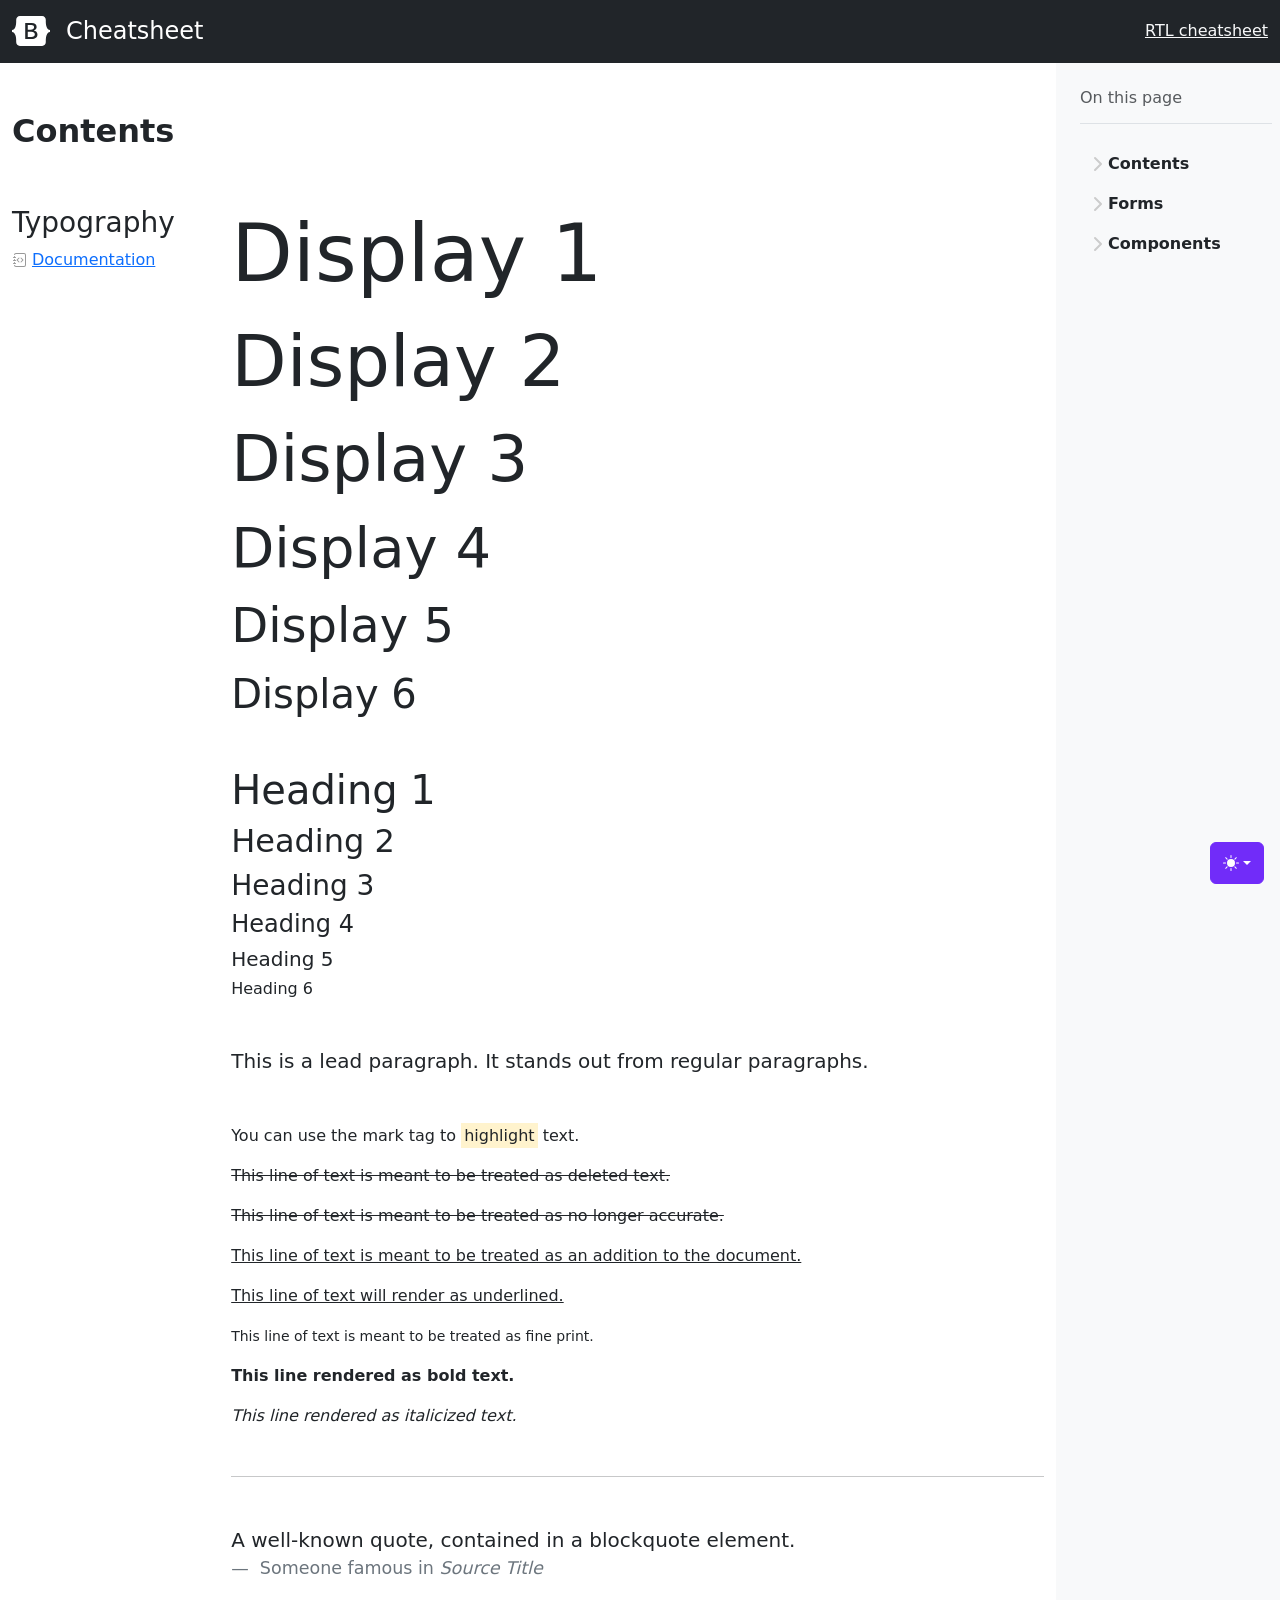
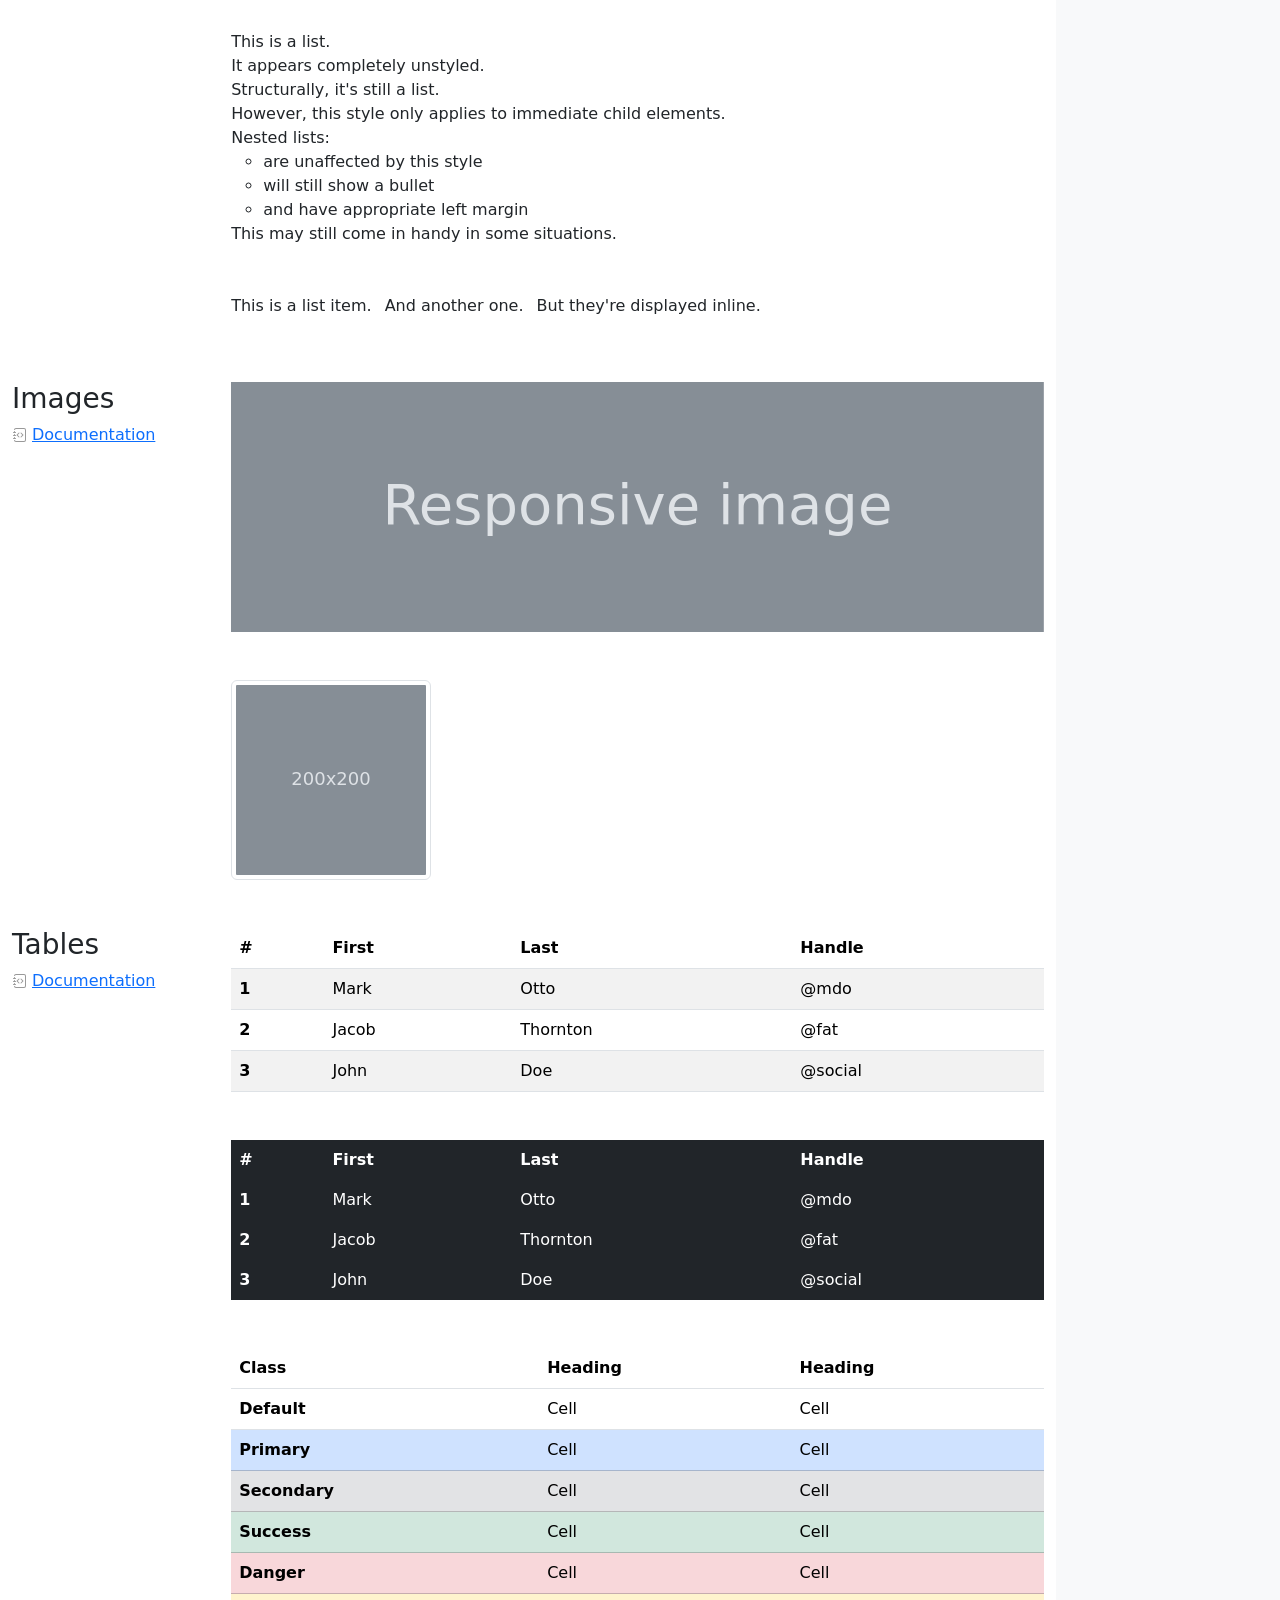
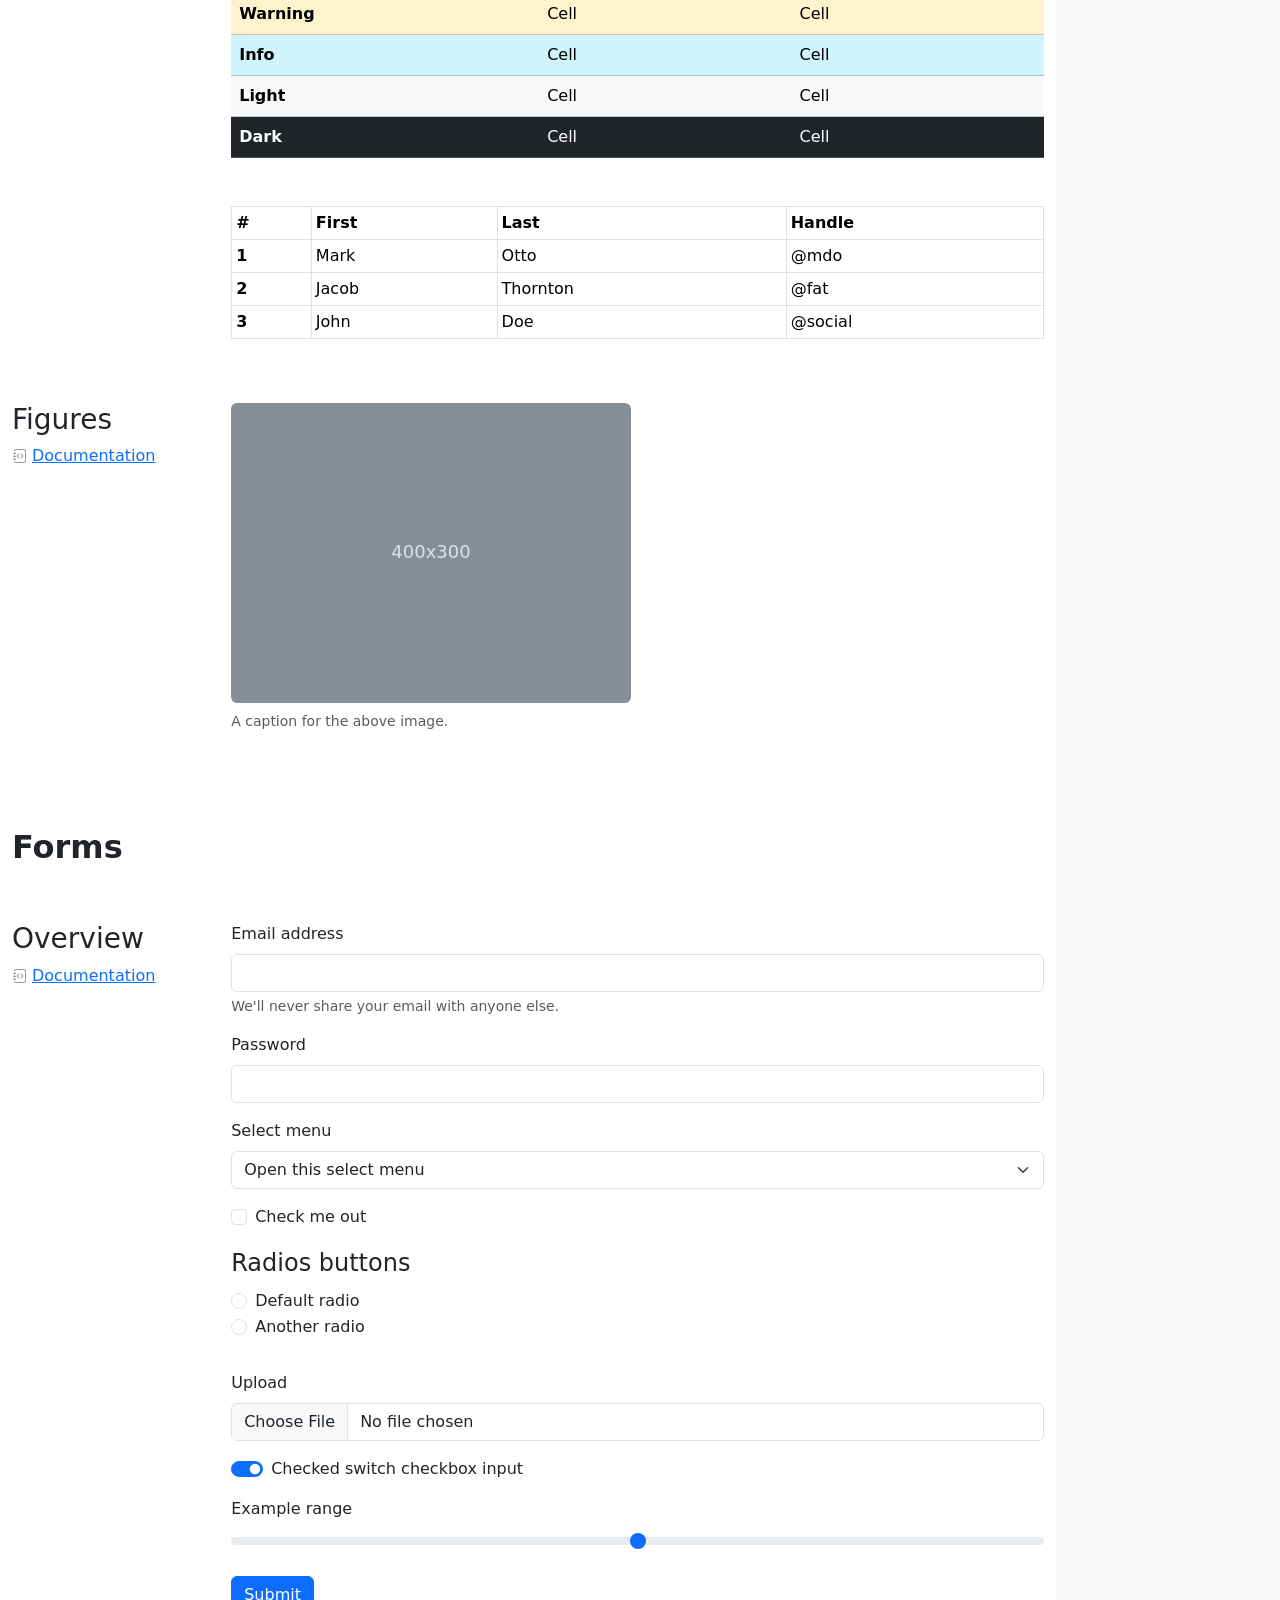
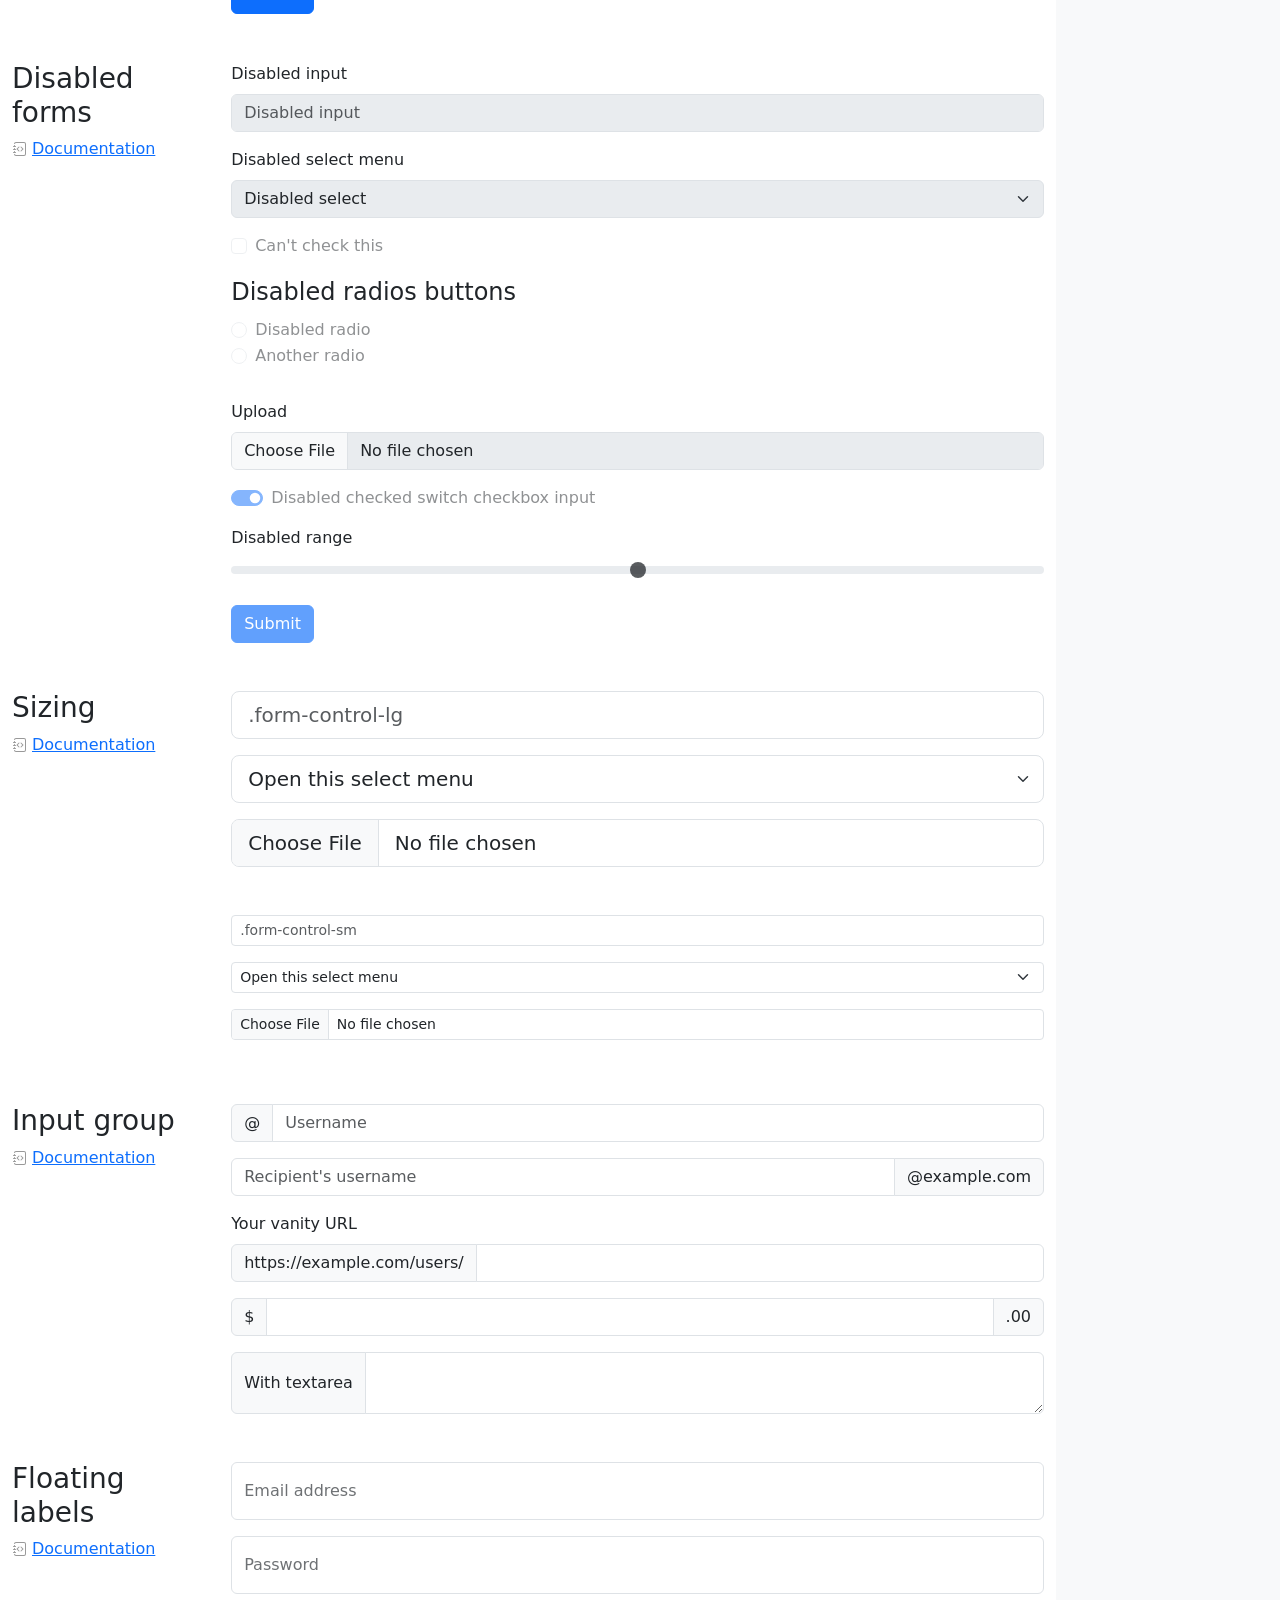
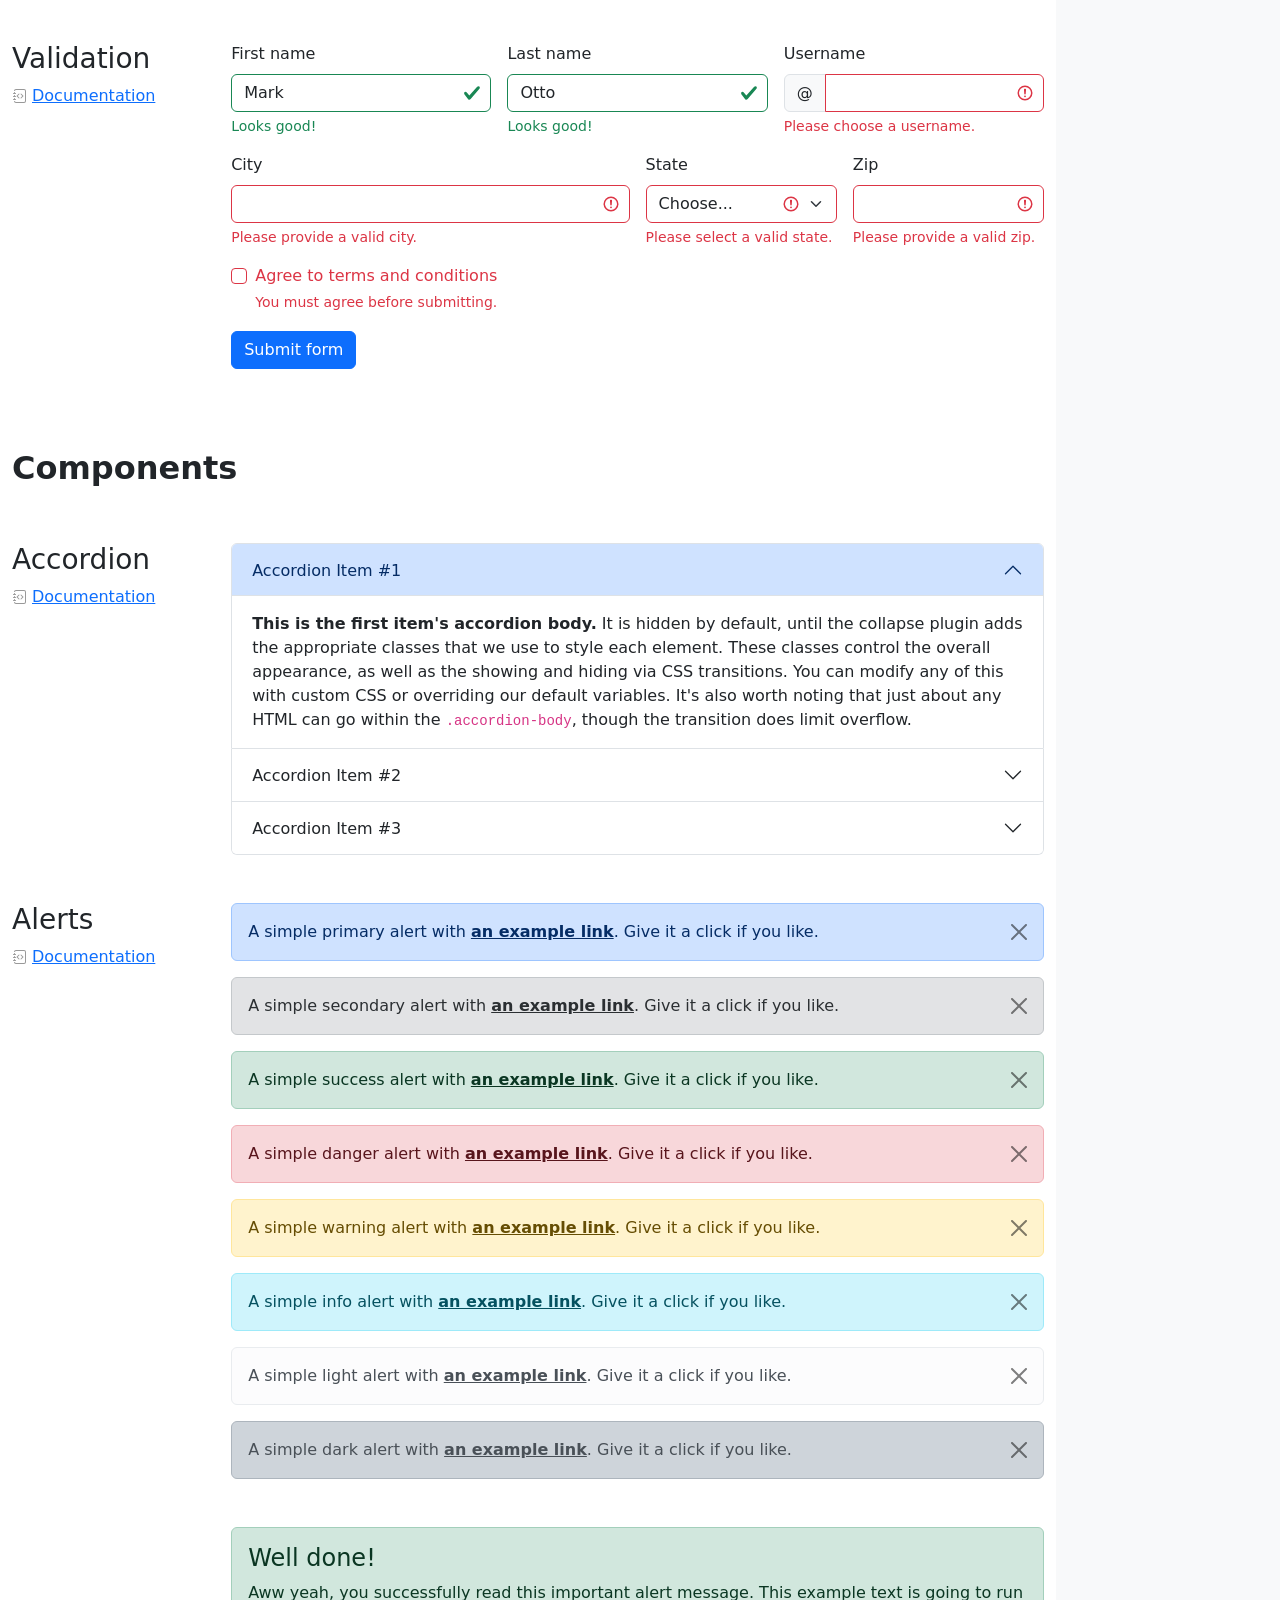
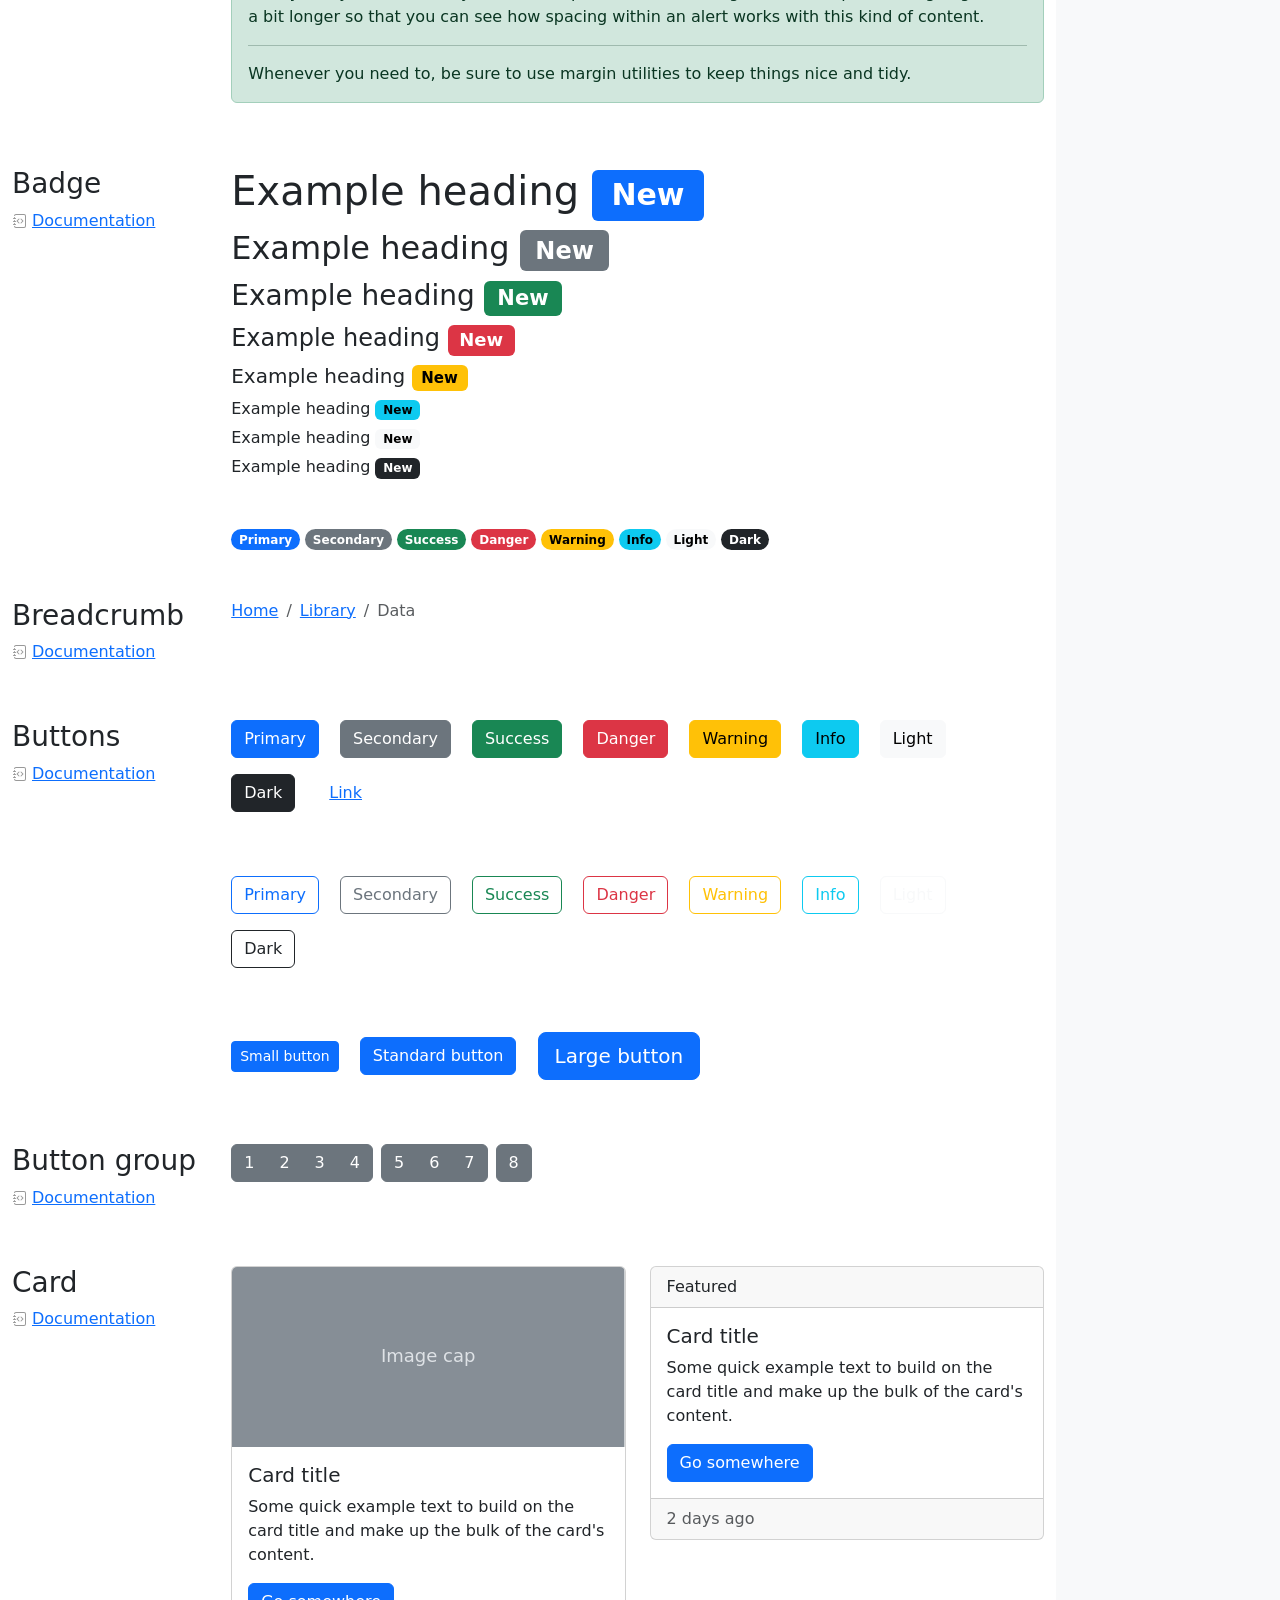
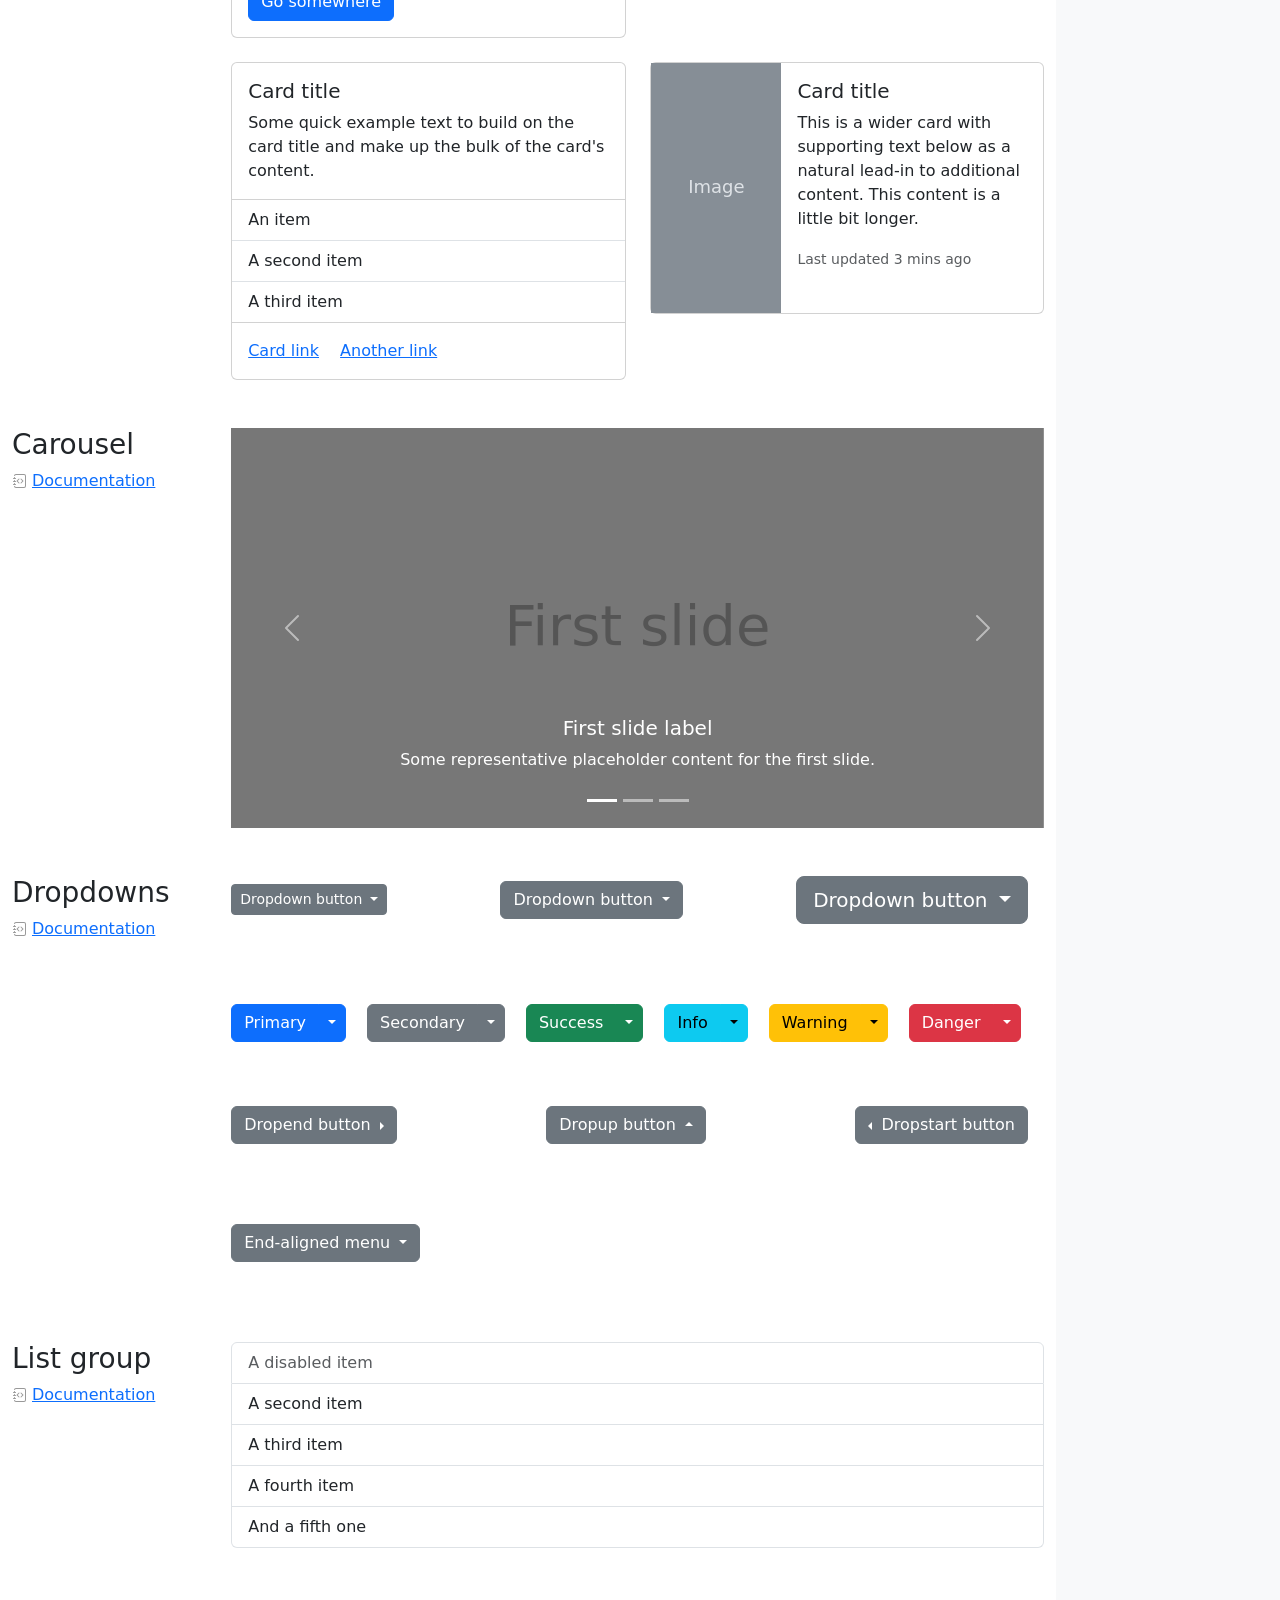
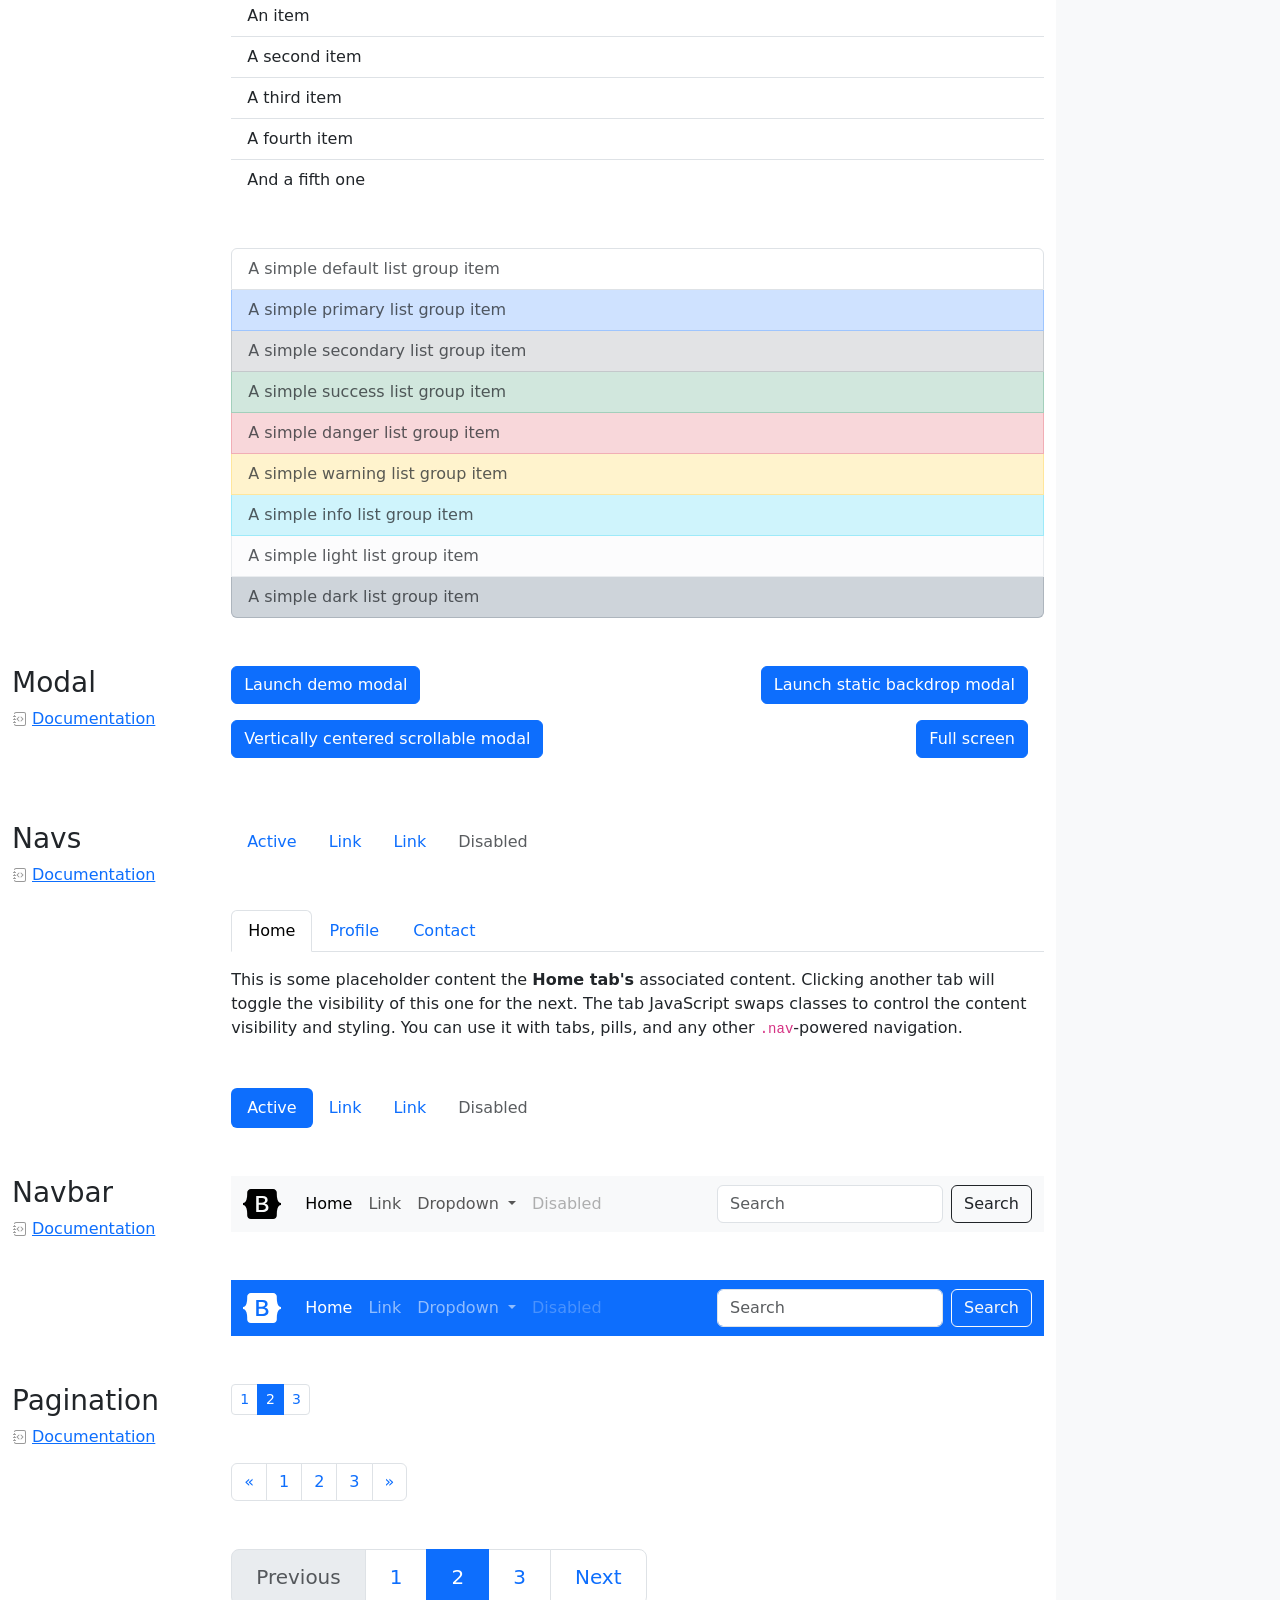
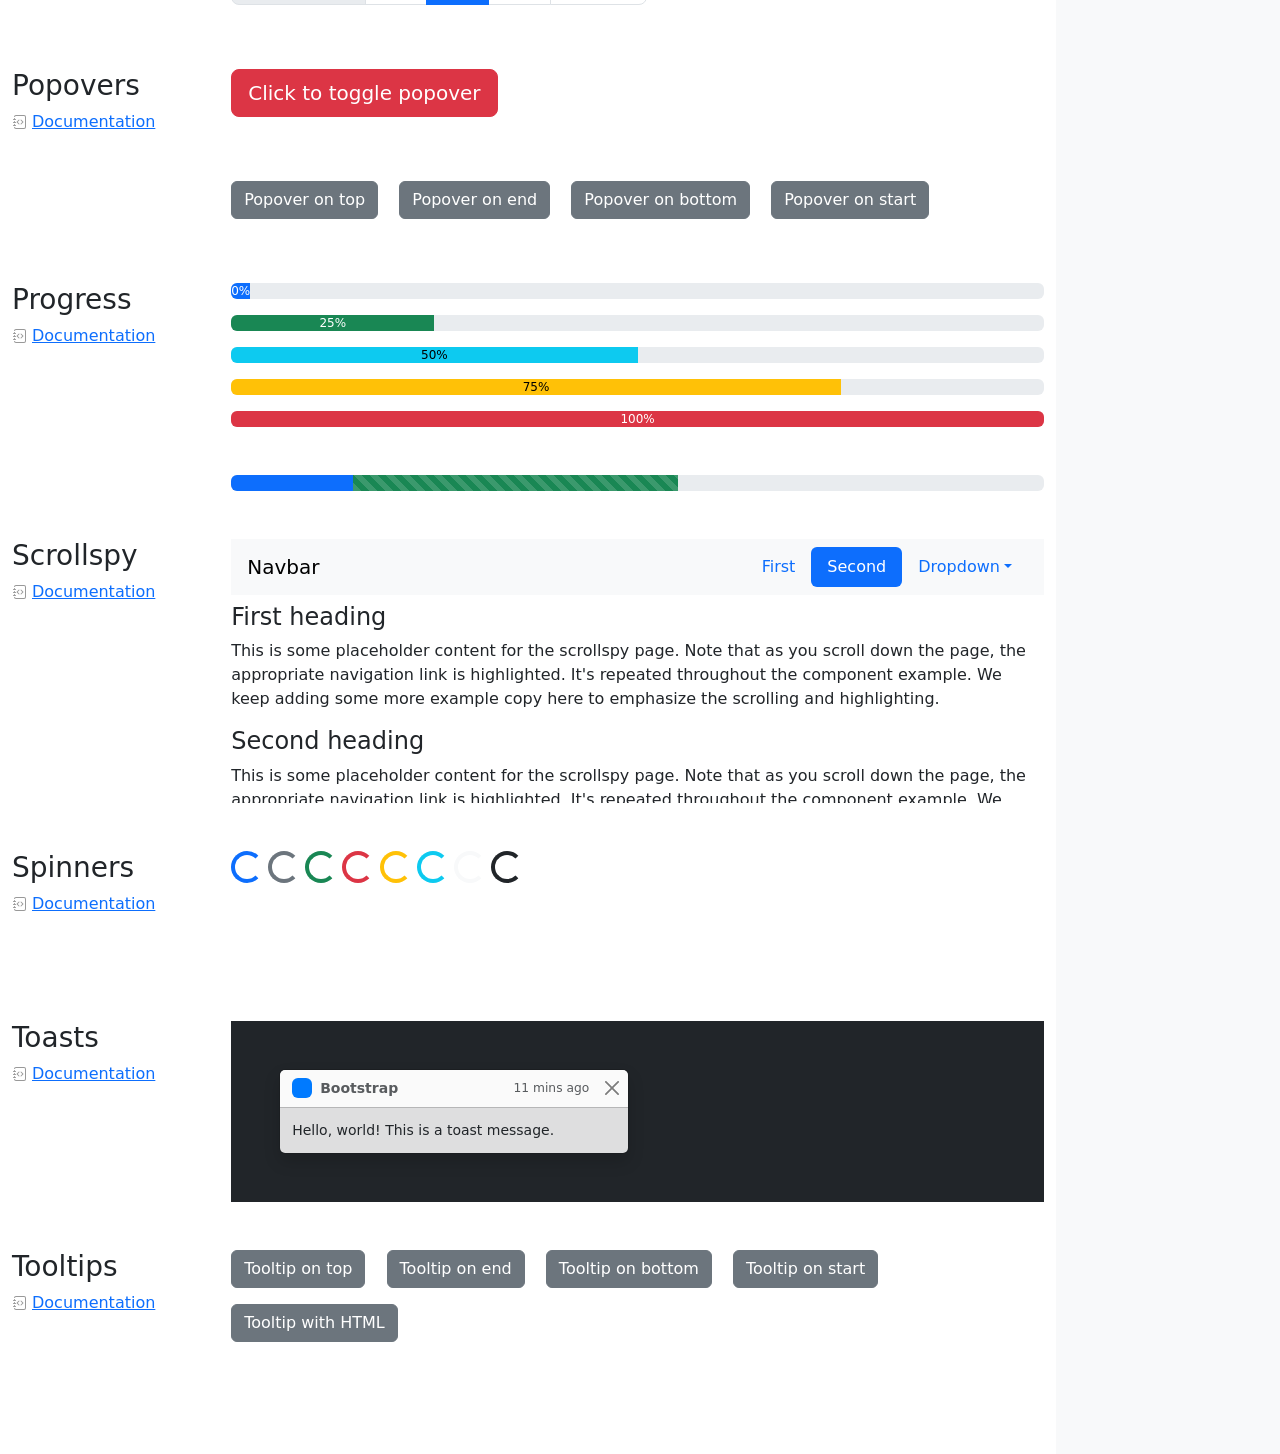
<file: bootstrap-5.3.8-examples/bootstrap-5.3.8-examples/cheatsheet/index.html>
<!doctype html>
<html lang="en" data-bs-theme="auto">
  <head>
    <meta charset="utf-8" />
    <meta name="viewport" content="width=device-width, initial-scale=1" />
    <meta name="description" content="" />
    <meta
      name="author"
      content="Mark Otto, Jacob Thornton, and Bootstrap contributors"
    />
    <meta name="generator" content="Astro v5.13.2" />
    <title>Cheatsheet · Bootstrap v5.3</title>
    <link
      rel="canonical"
      href="https://getbootstrap.com/docs/5.3/examples/cheatsheet/"
    />
    <script src="../assets/js/color-modes.js"></script>
    <link href="../assets/dist/css/bootstrap.min.css" rel="stylesheet" />
    <meta name="theme-color" content="#712cf9" />
    <link href="cheatsheet.css" rel="stylesheet" />
    <style>
      .bd-placeholder-img {
        font-size: 1.125rem;
        text-anchor: middle;
        -webkit-user-select: none;
        -moz-user-select: none;
        user-select: none;
      }
      @media (min-width: 768px) {
        .bd-placeholder-img-lg {
          font-size: 3.5rem;
        }
      }
      .b-example-divider {
        width: 100%;
        height: 3rem;
        background-color: #0000001a;
        border: solid rgba(0, 0, 0, 0.15);
        border-width: 1px 0;
        box-shadow:
          inset 0 0.5em 1.5em #0000001a,
          inset 0 0.125em 0.5em #00000026;
      }
      .b-example-vr {
        flex-shrink: 0;
        width: 1.5rem;
        height: 100vh;
      }
      .bi {
        vertical-align: -0.125em;
        fill: currentColor;
      }
      .nav-scroller {
        position: relative;
        z-index: 2;
        height: 2.75rem;
        overflow-y: hidden;
      }
      .nav-scroller .nav {
        display: flex;
        flex-wrap: nowrap;
        padding-bottom: 1rem;
        margin-top: -1px;
        overflow-x: auto;
        text-align: center;
        white-space: nowrap;
        -webkit-overflow-scrolling: touch;
      }
      .btn-bd-primary {
        --bd-violet-bg: #712cf9;
        --bd-violet-rgb: 112.520718, 44.062154, 249.437846;
        --bs-btn-font-weight: 600;
        --bs-btn-color: var(--bs-white);
        --bs-btn-bg: var(--bd-violet-bg);
        --bs-btn-border-color: var(--bd-violet-bg);
        --bs-btn-hover-color: var(--bs-white);
        --bs-btn-hover-bg: #6528e0;
        --bs-btn-hover-border-color: #6528e0;
        --bs-btn-focus-shadow-rgb: var(--bd-violet-rgb);
        --bs-btn-active-color: var(--bs-btn-hover-color);
        --bs-btn-active-bg: #5a23c8;
        --bs-btn-active-border-color: #5a23c8;
      }
      .bd-mode-toggle {
        z-index: 1500;
      }
      .bd-mode-toggle .bi {
        width: 1em;
        height: 1em;
      }
      .bd-mode-toggle .dropdown-menu .active .bi {
        display: block !important;
      }
    </style>
  </head>
  <body class="bg-body-tertiary">
    <svg xmlns="http://www.w3.org/2000/svg" class="d-none">
      <symbol id="check2" viewBox="0 0 16 16">
        <path
          d="M13.854 3.646a.5.5 0 0 1 0 .708l-7 7a.5.5 0 0 1-.708 0l-3.5-3.5a.5.5 0 1 1 .708-.708L6.5 10.293l6.646-6.647a.5.5 0 0 1 .708 0z"
        ></path>
      </symbol>
      <symbol id="circle-half" viewBox="0 0 16 16">
        <path
          d="M8 15A7 7 0 1 0 8 1v14zm0 1A8 8 0 1 1 8 0a8 8 0 0 1 0 16z"
        ></path>
      </symbol>
      <symbol id="moon-stars-fill" viewBox="0 0 16 16">
        <path
          d="M6 .278a.768.768 0 0 1 .08.858 7.208 7.208 0 0 0-.878 3.46c0 4.021 3.278 7.277 7.318 7.277.527 0 1.04-.055 1.533-.16a.787.787 0 0 1 .81.316.733.733 0 0 1-.031.893A8.349 8.349 0 0 1 8.344 16C3.734 16 0 12.286 0 7.71 0 4.266 2.114 1.312 5.124.06A.752.752 0 0 1 6 .278z"
        ></path>
        <path
          d="M10.794 3.148a.217.217 0 0 1 .412 0l.387 1.162c.173.518.579.924 1.097 1.097l1.162.387a.217.217 0 0 1 0 .412l-1.162.387a1.734 1.734 0 0 0-1.097 1.097l-.387 1.162a.217.217 0 0 1-.412 0l-.387-1.162A1.734 1.734 0 0 0 9.31 6.593l-1.162-.387a.217.217 0 0 1 0-.412l1.162-.387a1.734 1.734 0 0 0 1.097-1.097l.387-1.162zM13.863.099a.145.145 0 0 1 .274 0l.258.774c.115.346.386.617.732.732l.774.258a.145.145 0 0 1 0 .274l-.774.258a1.156 1.156 0 0 0-.732.732l-.258.774a.145.145 0 0 1-.274 0l-.258-.774a1.156 1.156 0 0 0-.732-.732l-.774-.258a.145.145 0 0 1 0-.274l.774-.258c.346-.115.617-.386.732-.732L13.863.1z"
        ></path>
      </symbol>
      <symbol id="sun-fill" viewBox="0 0 16 16">
        <path
          d="M8 12a4 4 0 1 0 0-8 4 4 0 0 0 0 8zM8 0a.5.5 0 0 1 .5.5v2a.5.5 0 0 1-1 0v-2A.5.5 0 0 1 8 0zm0 13a.5.5 0 0 1 .5.5v2a.5.5 0 0 1-1 0v-2A.5.5 0 0 1 8 13zm8-5a.5.5 0 0 1-.5.5h-2a.5.5 0 0 1 0-1h2a.5.5 0 0 1 .5.5zM3 8a.5.5 0 0 1-.5.5h-2a.5.5 0 0 1 0-1h2A.5.5 0 0 1 3 8zm10.657-5.657a.5.5 0 0 1 0 .707l-1.414 1.415a.5.5 0 1 1-.707-.708l1.414-1.414a.5.5 0 0 1 .707 0zm-9.193 9.193a.5.5 0 0 1 0 .707L3.05 13.657a.5.5 0 0 1-.707-.707l1.414-1.414a.5.5 0 0 1 .707 0zm9.193 2.121a.5.5 0 0 1-.707 0l-1.414-1.414a.5.5 0 0 1 .707-.707l1.414 1.414a.5.5 0 0 1 0 .707zM4.464 4.465a.5.5 0 0 1-.707 0L2.343 3.05a.5.5 0 1 1 .707-.707l1.414 1.414a.5.5 0 0 1 0 .708z"
        ></path>
      </symbol>
    </svg>
    <div
      class="dropdown position-fixed bottom-0 end-0 mb-3 me-3 bd-mode-toggle"
    >
      <button
        class="btn btn-bd-primary py-2 dropdown-toggle d-flex align-items-center"
        id="bd-theme"
        type="button"
        aria-expanded="false"
        data-bs-toggle="dropdown"
        aria-label="Toggle theme (auto)"
      >
        <svg class="bi my-1 theme-icon-active" aria-hidden="true">
          <use href="#circle-half"></use>
        </svg>
        <span class="visually-hidden" id="bd-theme-text">Toggle theme</span>
      </button>
      <ul
        class="dropdown-menu dropdown-menu-end shadow"
        aria-labelledby="bd-theme-text"
      >
        <li>
          <button
            type="button"
            class="dropdown-item d-flex align-items-center"
            data-bs-theme-value="light"
            aria-pressed="false"
          >
            <svg class="bi me-2 opacity-50" aria-hidden="true">
              <use href="#sun-fill"></use>
            </svg>
            Light
            <svg class="bi ms-auto d-none" aria-hidden="true">
              <use href="#check2"></use>
            </svg>
          </button>
        </li>
        <li>
          <button
            type="button"
            class="dropdown-item d-flex align-items-center"
            data-bs-theme-value="dark"
            aria-pressed="false"
          >
            <svg class="bi me-2 opacity-50" aria-hidden="true">
              <use href="#moon-stars-fill"></use>
            </svg>
            Dark
            <svg class="bi ms-auto d-none" aria-hidden="true">
              <use href="#check2"></use>
            </svg>
          </button>
        </li>
        <li>
          <button
            type="button"
            class="dropdown-item d-flex align-items-center active"
            data-bs-theme-value="auto"
            aria-pressed="true"
          >
            <svg class="bi me-2 opacity-50" aria-hidden="true">
              <use href="#circle-half"></use>
            </svg>
            Auto
            <svg class="bi ms-auto d-none" aria-hidden="true">
              <use href="#check2"></use>
            </svg>
          </button>
        </li>
      </ul>
    </div>
    <header
      class="bd-header bg-dark py-3 d-flex align-items-stretch border-bottom border-dark"
    >
      <div class="container-fluid d-flex align-items-center">
        <h1 class="d-flex align-items-center fs-4 text-white mb-0">
          <img
            src="../assets/brand/bootstrap-logo-white.svg"
            width="38"
            height="30"
            class="me-3"
            alt="Bootstrap"
          />
          Cheatsheet
        </h1>
        <a
          href="../examples/cheatsheet-rtl/"
          class="ms-auto link-light"
          hreflang="ar"
          >RTL cheatsheet</a
        >
      </div>
    </header>
    <aside
      class="bd-aside sticky-xl-top text-body-secondary align-self-start mb-3 mb-xl-5 px-2"
    >
      <h2 class="h6 pt-4 pb-3 mb-4 border-bottom">On this page</h2>
      <nav class="small" id="toc">
        <ul class="list-unstyled">
          <li class="my-2">
            <button
              type="button"
              class="btn d-inline-flex align-items-center collapsed border-0"
              data-bs-toggle="collapse"
              aria-expanded="false"
              data-bs-target="#contents-collapse"
              aria-controls="contents-collapse"
            >
              Contents
            </button>
            <ul class="list-unstyled ps-3 collapse" id="contents-collapse">
              <li>
                <a
                  class="d-inline-flex align-items-center rounded text-decoration-none"
                  href="#typography"
                  >Typography</a
                >
              </li>
              <li>
                <a
                  class="d-inline-flex align-items-center rounded text-decoration-none"
                  href="#images"
                  >Images</a
                >
              </li>
              <li>
                <a
                  class="d-inline-flex align-items-center rounded text-decoration-none"
                  href="#tables"
                  >Tables</a
                >
              </li>
              <li>
                <a
                  class="d-inline-flex align-items-center rounded text-decoration-none"
                  href="#figures"
                  >Figures</a
                >
              </li>
            </ul>
          </li>
          <li class="my-2">
            <button
              type="button"
              class="btn d-inline-flex align-items-center collapsed border-0"
              data-bs-toggle="collapse"
              aria-expanded="false"
              data-bs-target="#forms-collapse"
              aria-controls="forms-collapse"
            >
              Forms
            </button>
            <ul class="list-unstyled ps-3 collapse" id="forms-collapse">
              <li>
                <a
                  class="d-inline-flex align-items-center rounded text-decoration-none"
                  href="#overview"
                  >Overview</a
                >
              </li>
              <li>
                <a
                  class="d-inline-flex align-items-center rounded text-decoration-none"
                  href="#disabled-forms"
                  >Disabled forms</a
                >
              </li>
              <li>
                <a
                  class="d-inline-flex align-items-center rounded text-decoration-none"
                  href="#sizing"
                  >Sizing</a
                >
              </li>
              <li>
                <a
                  class="d-inline-flex align-items-center rounded text-decoration-none"
                  href="#input-group"
                  >Input group</a
                >
              </li>
              <li>
                <a
                  class="d-inline-flex align-items-center rounded text-decoration-none"
                  href="#floating-labels"
                  >Floating labels</a
                >
              </li>
              <li>
                <a
                  class="d-inline-flex align-items-center rounded text-decoration-none"
                  href="#validation"
                  >Validation</a
                >
              </li>
            </ul>
          </li>
          <li class="my-2">
            <button
              type="button"
              class="btn d-inline-flex align-items-center collapsed border-0"
              data-bs-toggle="collapse"
              aria-expanded="false"
              data-bs-target="#components-collapse"
              aria-controls="components-collapse"
            >
              Components
            </button>
            <ul class="list-unstyled ps-3 collapse" id="components-collapse">
              <li>
                <a
                  class="d-inline-flex align-items-center rounded text-decoration-none"
                  href="#accordion"
                  >Accordion</a
                >
              </li>
              <li>
                <a
                  class="d-inline-flex align-items-center rounded text-decoration-none"
                  href="#alerts"
                  >Alerts</a
                >
              </li>
              <li>
                <a
                  class="d-inline-flex align-items-center rounded text-decoration-none"
                  href="#badge"
                  >Badge</a
                >
              </li>
              <li>
                <a
                  class="d-inline-flex align-items-center rounded text-decoration-none"
                  href="#breadcrumb"
                  >Breadcrumb</a
                >
              </li>
              <li>
                <a
                  class="d-inline-flex align-items-center rounded text-decoration-none"
                  href="#buttons"
                  >Buttons</a
                >
              </li>
              <li>
                <a
                  class="d-inline-flex align-items-center rounded text-decoration-none"
                  href="#button-group"
                  >Button group</a
                >
              </li>
              <li>
                <a
                  class="d-inline-flex align-items-center rounded text-decoration-none"
                  href="#card"
                  >Card</a
                >
              </li>
              <li>
                <a
                  class="d-inline-flex align-items-center rounded text-decoration-none"
                  href="#carousel"
                  >Carousel</a
                >
              </li>
              <li>
                <a
                  class="d-inline-flex align-items-center rounded text-decoration-none"
                  href="#dropdowns"
                  >Dropdowns</a
                >
              </li>
              <li>
                <a
                  class="d-inline-flex align-items-center rounded text-decoration-none"
                  href="#list-group"
                  >List group</a
                >
              </li>
              <li>
                <a
                  class="d-inline-flex align-items-center rounded text-decoration-none"
                  href="#modal"
                  >Modal</a
                >
              </li>
              <li>
                <a
                  class="d-inline-flex align-items-center rounded text-decoration-none"
                  href="#navs"
                  >Navs</a
                >
              </li>
              <li>
                <a
                  class="d-inline-flex align-items-center rounded text-decoration-none"
                  href="#navbar"
                  >Navbar</a
                >
              </li>
              <li>
                <a
                  class="d-inline-flex align-items-center rounded text-decoration-none"
                  href="#pagination"
                  >Pagination</a
                >
              </li>
              <li>
                <a
                  class="d-inline-flex align-items-center rounded text-decoration-none"
                  href="#popovers"
                  >Popovers</a
                >
              </li>
              <li>
                <a
                  class="d-inline-flex align-items-center rounded text-decoration-none"
                  href="#progress"
                  >Progress</a
                >
              </li>
              <li>
                <a
                  class="d-inline-flex align-items-center rounded text-decoration-none"
                  href="#scrollspy"
                  >Scrollspy</a
                >
              </li>
              <li>
                <a
                  class="d-inline-flex align-items-center rounded text-decoration-none"
                  href="#spinners"
                  >Spinners</a
                >
              </li>
              <li>
                <a
                  class="d-inline-flex align-items-center rounded text-decoration-none"
                  href="#toasts"
                  >Toasts</a
                >
              </li>
              <li>
                <a
                  class="d-inline-flex align-items-center rounded text-decoration-none"
                  href="#tooltips"
                  >Tooltips</a
                >
              </li>
            </ul>
          </li>
        </ul>
      </nav>
    </aside>
    <main class="bd-cheatsheet container-fluid bg-body">
      <section id="content">
        <h2 class="sticky-xl-top fw-bold pt-3 pt-xl-5 pb-2 pb-xl-3">
          Contents
        </h2>
        <article class="my-3" id="typography">
          <div
            class="bd-heading sticky-xl-top align-self-start mt-5 mb-3 mt-xl-0 mb-xl-2"
          >
            <h3>Typography</h3>
            <a class="d-flex align-items-center" href="../content/typography"
              >Documentation</a
            >
          </div>
          <div>
            <div class="bd-example-snippet bd-code-snippet">
              <div class="bd-example m-0 border-0">
                <p class="display-1">Display 1</p>
                <p class="display-2">Display 2</p>
                <p class="display-3">Display 3</p>
                <p class="display-4">Display 4</p>
                <p class="display-5">Display 5</p>
                <p class="display-6">Display 6</p>
              </div>
            </div>
            <div class="bd-example-snippet bd-code-snippet">
              <div class="bd-example m-0 border-0">
                <p class="h1">Heading 1</p>
                <p class="h2">Heading 2</p>
                <p class="h3">Heading 3</p>
                <p class="h4">Heading 4</p>
                <p class="h5">Heading 5</p>
                <p class="h6">Heading 6</p>
              </div>
            </div>
            <div class="bd-example-snippet bd-code-snippet">
              <div class="bd-example m-0 border-0">
                <p class="lead">
                  This is a lead paragraph. It stands out from regular
                  paragraphs.
                </p>
              </div>
            </div>
            <div class="bd-example-snippet bd-code-snippet">
              <div class="bd-example m-0 border-0">
                <p>You can use the mark tag to <mark>highlight</mark> text.</p>
                <p>
                  <del
                    >This line of text is meant to be treated as deleted
                    text.</del
                  >
                </p>
                <p>
                  <s
                    >This line of text is meant to be treated as no longer
                    accurate.</s
                  >
                </p>
                <p>
                  <ins
                    >This line of text is meant to be treated as an addition to
                    the document.</ins
                  >
                </p>
                <p><u>This line of text will render as underlined.</u></p>
                <p>
                  <small
                    >This line of text is meant to be treated as fine
                    print.</small
                  >
                </p>
                <p><strong>This line rendered as bold text.</strong></p>
                <p><em>This line rendered as italicized text.</em></p>
              </div>
            </div>
            <div class="bd-example-snippet bd-code-snippet">
              <div class="bd-example m-0 border-0">
                <hr />
              </div>
            </div>
            <div class="bd-example-snippet bd-code-snippet">
              <div class="bd-example m-0 border-0">
                <blockquote class="blockquote">
                  <p>A well-known quote, contained in a blockquote element.</p>
                  <footer class="blockquote-footer">
                    Someone famous in
                    <cite title="Source Title">Source Title</cite>
                  </footer>
                </blockquote>
              </div>
            </div>
            <div class="bd-example-snippet bd-code-snippet">
              <div class="bd-example m-0 border-0">
                <ul class="list-unstyled">
                  <li>This is a list.</li>
                  <li>It appears completely unstyled.</li>
                  <li>Structurally, it's still a list.</li>
                  <li>
                    However, this style only applies to immediate child
                    elements.
                  </li>
                  <li>
                    Nested lists:
                    <ul>
                      <li>are unaffected by this style</li>
                      <li>will still show a bullet</li>
                      <li>and have appropriate left margin</li>
                    </ul>
                  </li>
                  <li>This may still come in handy in some situations.</li>
                </ul>
              </div>
            </div>
            <div class="bd-example-snippet bd-code-snippet">
              <div class="bd-example m-0 border-0">
                <ul class="list-inline">
                  <li class="list-inline-item">This is a list item.</li>
                  <li class="list-inline-item">And another one.</li>
                  <li class="list-inline-item">
                    But they're displayed inline.
                  </li>
                </ul>
              </div>
            </div>
          </div>
        </article>
        <article class="my-3" id="images">
          <div
            class="bd-heading sticky-xl-top align-self-start mt-5 mb-3 mt-xl-0 mb-xl-2"
          >
            <h3>Images</h3>
            <a class="d-flex align-items-center" href="../content/images"
              >Documentation</a
            >
          </div>
          <div>
            <div class="bd-example-snippet bd-code-snippet">
              <div class="bd-example m-0 border-0">
                <svg
                  aria-label="Placeholder: Responsive image"
                  class="bd-placeholder-img bd-placeholder-img-lg img-fluid"
                  height="250"
                  preserveAspectRatio="xMidYMid slice"
                  role="img"
                  width="100%"
                  xmlns="http://www.w3.org/2000/svg"
                >
                  <title>Placeholder</title>
                  <rect width="100%" height="100%" fill="#868e96" />
                  <text x="50%" y="50%" fill="#dee2e6" dy=".3em">
                    Responsive image
                  </text>
                </svg>
              </div>
            </div>
            <div class="bd-example-snippet bd-code-snippet">
              <div class="bd-example m-0 border-0">
                <svg
                  aria-label="A generic square placeholder image with a white border around it, making it resemble a photograph taken with an old instant camera: 200x200"
                  class="bd-placeholder-img img-thumbnail"
                  height="200"
                  preserveAspectRatio="xMidYMid slice"
                  role="img"
                  width="200"
                  xmlns="http://www.w3.org/2000/svg"
                >
                  <title>
                    A generic square placeholder image with a white border
                    around it, making it resemble a photograph taken with an old
                    instant camera
                  </title>
                  <rect width="100%" height="100%" fill="#868e96" />
                  <text x="50%" y="50%" fill="#dee2e6" dy=".3em">200x200</text>
                </svg>
              </div>
            </div>
          </div>
        </article>
        <article class="my-3" id="tables">
          <div
            class="bd-heading sticky-xl-top align-self-start mt-5 mb-3 mt-xl-0 mb-xl-2"
          >
            <h3>Tables</h3>
            <a class="d-flex align-items-center" href="../content/tables"
              >Documentation</a
            >
          </div>
          <div>
            <div class="bd-example-snippet bd-code-snippet">
              <div class="bd-example m-0 border-0">
                <table class="table table-striped">
                  <thead>
                    <tr>
                      <th scope="col">#</th>
                      <th scope="col">First</th>
                      <th scope="col">Last</th>
                      <th scope="col">Handle</th>
                    </tr>
                  </thead>
                  <tbody>
                    <tr>
                      <th scope="row">1</th>
                      <td>Mark</td>
                      <td>Otto</td>
                      <td>@mdo</td>
                    </tr>
                    <tr>
                      <th scope="row">2</th>
                      <td>Jacob</td>
                      <td>Thornton</td>
                      <td>@fat</td>
                    </tr>
                    <tr>
                      <th scope="row">3</th>
                      <td>John</td>
                      <td>Doe</td>
                      <td>@social</td>
                    </tr>
                  </tbody>
                </table>
              </div>
            </div>
            <div class="bd-example-snippet bd-code-snippet">
              <div class="bd-example m-0 border-0">
                <table class="table table-dark table-borderless">
                  <thead>
                    <tr>
                      <th scope="col">#</th>
                      <th scope="col">First</th>
                      <th scope="col">Last</th>
                      <th scope="col">Handle</th>
                    </tr>
                  </thead>
                  <tbody>
                    <tr>
                      <th scope="row">1</th>
                      <td>Mark</td>
                      <td>Otto</td>
                      <td>@mdo</td>
                    </tr>
                    <tr>
                      <th scope="row">2</th>
                      <td>Jacob</td>
                      <td>Thornton</td>
                      <td>@fat</td>
                    </tr>
                    <tr>
                      <th scope="row">3</th>
                      <td>John</td>
                      <td>Doe</td>
                      <td>@social</td>
                    </tr>
                  </tbody>
                </table>
              </div>
            </div>
            <div class="bd-example-snippet bd-code-snippet">
              <div class="bd-example m-0 border-0">
                <table class="table table-hover">
                  <thead>
                    <tr>
                      <th scope="col">Class</th>
                      <th scope="col">Heading</th>
                      <th scope="col">Heading</th>
                    </tr>
                  </thead>
                  <tbody>
                    <tr>
                      <th scope="row">Default</th>
                      <td>Cell</td>
                      <td>Cell</td>
                    </tr>
                    <tr class="table-primary">
                      <th scope="row">Primary</th>
                      <td>Cell</td>
                      <td>Cell</td>
                    </tr>
                    <tr class="table-secondary">
                      <th scope="row">Secondary</th>
                      <td>Cell</td>
                      <td>Cell</td>
                    </tr>
                    <tr class="table-success">
                      <th scope="row">Success</th>
                      <td>Cell</td>
                      <td>Cell</td>
                    </tr>
                    <tr class="table-danger">
                      <th scope="row">Danger</th>
                      <td>Cell</td>
                      <td>Cell</td>
                    </tr>
                    <tr class="table-warning">
                      <th scope="row">Warning</th>
                      <td>Cell</td>
                      <td>Cell</td>
                    </tr>
                    <tr class="table-info">
                      <th scope="row">Info</th>
                      <td>Cell</td>
                      <td>Cell</td>
                    </tr>
                    <tr class="table-light">
                      <th scope="row">Light</th>
                      <td>Cell</td>
                      <td>Cell</td>
                    </tr>
                    <tr class="table-dark">
                      <th scope="row">Dark</th>
                      <td>Cell</td>
                      <td>Cell</td>
                    </tr>
                  </tbody>
                </table>
              </div>
            </div>
            <div class="bd-example-snippet bd-code-snippet">
              <div class="bd-example m-0 border-0">
                <table class="table table-sm table-bordered">
                  <thead>
                    <tr>
                      <th scope="col">#</th>
                      <th scope="col">First</th>
                      <th scope="col">Last</th>
                      <th scope="col">Handle</th>
                    </tr>
                  </thead>
                  <tbody>
                    <tr>
                      <th scope="row">1</th>
                      <td>Mark</td>
                      <td>Otto</td>
                      <td>@mdo</td>
                    </tr>
                    <tr>
                      <th scope="row">2</th>
                      <td>Jacob</td>
                      <td>Thornton</td>
                      <td>@fat</td>
                    </tr>
                    <tr>
                      <th scope="row">3</th>
                      <td>John</td>
                      <td>Doe</td>
                      <td>@social</td>
                    </tr>
                  </tbody>
                </table>
              </div>
            </div>
          </div>
        </article>
        <article class="my-3" id="figures">
          <div
            class="bd-heading sticky-xl-top align-self-start mt-5 mb-3 mt-xl-0 mb-xl-2"
          >
            <h3>Figures</h3>
            <a class="d-flex align-items-center" href="../content/figures"
              >Documentation</a
            >
          </div>
          <div>
            <div class="bd-example-snippet bd-code-snippet">
              <div class="bd-example m-0 border-0">
                <figure class="figure">
                  <svg
                    aria-label="Placeholder: 400x300"
                    class="bd-placeholder-img figure-img img-fluid rounded"
                    height="300"
                    preserveAspectRatio="xMidYMid slice"
                    role="img"
                    width="400"
                    xmlns="http://www.w3.org/2000/svg"
                  >
                    <title>Placeholder</title>
                    <rect width="100%" height="100%" fill="#868e96" />
                    <text x="50%" y="50%" fill="#dee2e6" dy=".3em">
                      400x300
                    </text>
                  </svg>
                  <figcaption class="figure-caption">
                    A caption for the above image.
                  </figcaption>
                </figure>
              </div>
            </div>
          </div>
        </article>
      </section>
      <section id="forms">
        <h2 class="sticky-xl-top fw-bold pt-3 pt-xl-5 pb-2 pb-xl-3">Forms</h2>
        <article class="my-3" id="overview">
          <div
            class="bd-heading sticky-xl-top align-self-start mt-5 mb-3 mt-xl-0 mb-xl-2"
          >
            <h3>Overview</h3>
            <a class="d-flex align-items-center" href="../forms/overview/"
              >Documentation</a
            >
          </div>
          <div>
            <div class="bd-example-snippet bd-code-snippet">
              <div class="bd-example m-0 border-0">
                <form>
                  <div class="mb-3">
                    <label for="exampleInputEmail1" class="form-label"
                      >Email address</label
                    >
                    <input
                      type="email"
                      class="form-control"
                      id="exampleInputEmail1"
                      aria-describedby="emailHelp"
                    />
                    <div id="emailHelp" class="form-text">
                      We'll never share your email with anyone else.
                    </div>
                  </div>
                  <div class="mb-3">
                    <label for="exampleInputPassword1" class="form-label"
                      >Password</label
                    >
                    <input
                      type="password"
                      class="form-control"
                      id="exampleInputPassword1"
                    />
                  </div>
                  <div class="mb-3">
                    <label for="exampleSelect" class="form-label"
                      >Select menu</label
                    >
                    <select class="form-select" id="exampleSelect">
                      <option selected>Open this select menu</option>
                      <option value="1">One</option>
                      <option value="2">Two</option>
                      <option value="3">Three</option>
                    </select>
                  </div>
                  <div class="mb-3 form-check">
                    <input
                      type="checkbox"
                      class="form-check-input"
                      id="exampleCheck1"
                    />
                    <label class="form-check-label" for="exampleCheck1"
                      >Check me out</label
                    >
                  </div>
                  <fieldset class="mb-3">
                    <legend>Radios buttons</legend>
                    <div class="form-check">
                      <input
                        type="radio"
                        name="radios"
                        class="form-check-input"
                        id="exampleRadio1"
                      />
                      <label class="form-check-label" for="exampleRadio1"
                        >Default radio</label
                      >
                    </div>
                    <div class="mb-3 form-check">
                      <input
                        type="radio"
                        name="radios"
                        class="form-check-input"
                        id="exampleRadio2"
                      />
                      <label class="form-check-label" for="exampleRadio2"
                        >Another radio</label
                      >
                    </div>
                  </fieldset>
                  <div class="mb-3">
                    <label class="form-label" for="customFile">Upload</label>
                    <input type="file" class="form-control" id="customFile" />
                  </div>
                  <div class="mb-3 form-check form-switch">
                    <input
                      class="form-check-input"
                      type="checkbox"
                      role="switch"
                      id="switchCheckChecked"
                      checked
                    />
                    <label class="form-check-label" for="switchCheckChecked"
                      >Checked switch checkbox input</label
                    >
                  </div>
                  <div class="mb-3">
                    <label for="customRange3" class="form-label"
                      >Example range</label
                    >
                    <input
                      type="range"
                      class="form-range"
                      min="0"
                      max="5"
                      step="0.5"
                      id="customRange3"
                    />
                  </div>
                  <button type="submit" class="btn btn-primary">Submit</button>
                </form>
              </div>
            </div>
          </div>
        </article>
        <article class="my-3" id="disabled-forms">
          <div
            class="bd-heading sticky-xl-top align-self-start mt-5 mb-3 mt-xl-0 mb-xl-2"
          >
            <h3>Disabled forms</h3>
            <a
              class="d-flex align-items-center"
              href="../forms/overview/#disabled-forms"
              >Documentation</a
            >
          </div>
          <div>
            <div class="bd-example-snippet bd-code-snippet">
              <div class="bd-example m-0 border-0">
                <form>
                  <fieldset disabled aria-label="Disabled fieldset example">
                    <div class="mb-3">
                      <label for="disabledTextInput" class="form-label"
                        >Disabled input</label
                      >
                      <input
                        type="text"
                        id="disabledTextInput"
                        class="form-control"
                        placeholder="Disabled input"
                      />
                    </div>
                    <div class="mb-3">
                      <label for="disabledSelect" class="form-label"
                        >Disabled select menu</label
                      >
                      <select id="disabledSelect" class="form-select">
                        <option>Disabled select</option>
                      </select>
                    </div>
                    <div class="mb-3">
                      <div class="form-check">
                        <input
                          class="form-check-input"
                          type="checkbox"
                          id="disabledFieldsetCheck"
                          disabled
                        />
                        <label
                          class="form-check-label"
                          for="disabledFieldsetCheck"
                        >
                          Can't check this
                        </label>
                      </div>
                    </div>
                    <fieldset class="mb-3">
                      <legend>Disabled radios buttons</legend>
                      <div class="form-check">
                        <input
                          type="radio"
                          name="radios"
                          class="form-check-input"
                          id="disabledRadio1"
                          disabled
                        />
                        <label class="form-check-label" for="disabledRadio1"
                          >Disabled radio</label
                        >
                      </div>
                      <div class="mb-3 form-check">
                        <input
                          type="radio"
                          name="radios"
                          class="form-check-input"
                          id="disabledRadio2"
                          disabled
                        />
                        <label class="form-check-label" for="disabledRadio2"
                          >Another radio</label
                        >
                      </div>
                    </fieldset>
                    <div class="mb-3">
                      <label class="form-label" for="disabledCustomFile"
                        >Upload</label
                      >
                      <input
                        type="file"
                        class="form-control"
                        id="disabledCustomFile"
                        disabled
                      />
                    </div>
                    <div class="mb-3 form-check form-switch">
                      <input
                        class="form-check-input"
                        type="checkbox"
                        role="switch"
                        id="disabledSwitchCheckChecked"
                        checked
                        disabled
                      />
                      <label
                        class="form-check-label"
                        for="disabledSwitchCheckChecked"
                        >Disabled checked switch checkbox input</label
                      >
                    </div>
                    <div class="mb-3">
                      <label for="disabledRange" class="form-label"
                        >Disabled range</label
                      >
                      <input
                        type="range"
                        class="form-range"
                        min="0"
                        max="5"
                        step="0.5"
                        id="disabledRange"
                      />
                    </div>
                    <button type="submit" class="btn btn-primary">
                      Submit
                    </button>
                  </fieldset>
                </form>
              </div>
            </div>
          </div>
        </article>
        <article class="my-3" id="sizing">
          <div
            class="bd-heading sticky-xl-top align-self-start mt-5 mb-3 mt-xl-0 mb-xl-2"
          >
            <h3>Sizing</h3>
            <a
              class="d-flex align-items-center"
              href="../forms/form-control#sizing"
              >Documentation</a
            >
          </div>
          <div>
            <div class="bd-example-snippet bd-code-snippet">
              <div class="bd-example m-0 border-0">
                <div class="mb-3">
                  <input
                    class="form-control form-control-lg"
                    type="text"
                    placeholder=".form-control-lg"
                    aria-label=".form-control-lg example"
                  />
                </div>
                <div class="mb-3">
                  <select
                    class="form-select form-select-lg"
                    aria-label=".form-select-lg example"
                  >
                    <option selected>Open this select menu</option>
                    <option value="1">One</option>
                    <option value="2">Two</option>
                    <option value="3">Three</option>
                  </select>
                </div>
                <div class="mb-3">
                  <input
                    type="file"
                    class="form-control form-control-lg"
                    aria-label="Large file input example"
                  />
                </div>
              </div>
            </div>
            <div class="bd-example-snippet bd-code-snippet">
              <div class="bd-example m-0 border-0">
                <div class="mb-3">
                  <input
                    class="form-control form-control-sm"
                    type="text"
                    placeholder=".form-control-sm"
                    aria-label=".form-control-sm example"
                  />
                </div>
                <div class="mb-3">
                  <select
                    class="form-select form-select-sm"
                    aria-label=".form-select-sm example"
                  >
                    <option selected>Open this select menu</option>
                    <option value="1">One</option>
                    <option value="2">Two</option>
                    <option value="3">Three</option>
                  </select>
                </div>
                <div class="mb-3">
                  <input
                    type="file"
                    class="form-control form-control-sm"
                    aria-label="Small file input example"
                  />
                </div>
              </div>
            </div>
          </div>
        </article>
        <article class="my-3" id="input-group">
          <div
            class="bd-heading sticky-xl-top align-self-start mt-5 mb-3 mt-xl-0 mb-xl-2"
          >
            <h3>Input group</h3>
            <a class="d-flex align-items-center" href="../forms/input-group"
              >Documentation</a
            >
          </div>
          <div>
            <div class="bd-example-snippet bd-code-snippet">
              <div class="bd-example m-0 border-0">
                <div class="input-group mb-3">
                  <span class="input-group-text" id="basic-addon1">@</span>
                  <input
                    type="text"
                    class="form-control"
                    placeholder="Username"
                    aria-label="Username"
                    aria-describedby="basic-addon1"
                  />
                </div>
                <div class="input-group mb-3">
                  <input
                    type="text"
                    class="form-control"
                    placeholder="Recipient's username"
                    aria-label="Recipient's username"
                    aria-describedby="basic-addon2"
                  />
                  <span class="input-group-text" id="basic-addon2"
                    >@example.com</span
                  >
                </div>
                <label for="basic-url" class="form-label"
                  >Your vanity URL</label
                >
                <div class="input-group mb-3">
                  <span class="input-group-text" id="basic-addon3"
                    >https://example.com/users/</span
                  >
                  <input
                    type="text"
                    class="form-control"
                    id="basic-url"
                    aria-describedby="basic-addon3"
                  />
                </div>
                <div class="input-group mb-3">
                  <span class="input-group-text">$</span>
                  <input
                    type="text"
                    class="form-control"
                    aria-label="Amount (to the nearest dollar)"
                  />
                  <span class="input-group-text">.00</span>
                </div>
                <div class="input-group">
                  <span class="input-group-text">With textarea</span>
                  <textarea
                    class="form-control"
                    aria-label="With textarea"
                  ></textarea>
                </div>
              </div>
            </div>
          </div>
        </article>
        <article class="my-3" id="floating-labels">
          <div
            class="bd-heading sticky-xl-top align-self-start mt-5 mb-3 mt-xl-0 mb-xl-2"
          >
            <h3>Floating labels</h3>
            <a class="d-flex align-items-center" href="../forms/floating-labels"
              >Documentation</a
            >
          </div>
          <div>
            <div class="bd-example-snippet bd-code-snippet">
              <div class="bd-example m-0 border-0">
                <form>
                  <div class="form-floating mb-3">
                    <input
                      type="email"
                      class="form-control"
                      id="floatingInput"
                      placeholder="name@example.com"
                    />
                    <label for="floatingInput">Email address</label>
                  </div>
                  <div class="form-floating">
                    <input
                      type="password"
                      class="form-control"
                      id="floatingPassword"
                      placeholder="Password"
                    />
                    <label for="floatingPassword">Password</label>
                  </div>
                </form>
              </div>
            </div>
          </div>
        </article>
        <article class="my-3" id="validation">
          <div
            class="bd-heading sticky-xl-top align-self-start mt-5 mb-3 mt-xl-0 mb-xl-2"
          >
            <h3>Validation</h3>
            <a class="d-flex align-items-center" href="../forms/validation"
              >Documentation</a
            >
          </div>
          <div>
            <div class="bd-example-snippet bd-code-snippet">
              <div class="bd-example m-0 border-0">
                <form class="row g-3">
                  <div class="col-md-4">
                    <label for="validationServer01" class="form-label"
                      >First name</label
                    >
                    <input
                      type="text"
                      class="form-control is-valid"
                      id="validationServer01"
                      value="Mark"
                      required
                    />
                    <div class="valid-feedback">Looks good!</div>
                  </div>
                  <div class="col-md-4">
                    <label for="validationServer02" class="form-label"
                      >Last name</label
                    >
                    <input
                      type="text"
                      class="form-control is-valid"
                      id="validationServer02"
                      value="Otto"
                      required
                    />
                    <div class="valid-feedback">Looks good!</div>
                  </div>
                  <div class="col-md-4">
                    <label for="validationServerUsername" class="form-label"
                      >Username</label
                    >
                    <div class="input-group has-validation">
                      <span class="input-group-text" id="inputGroupPrepend3"
                        >@</span
                      >
                      <input
                        type="text"
                        class="form-control is-invalid"
                        id="validationServerUsername"
                        aria-describedby="inputGroupPrepend3"
                        required
                      />
                      <div class="invalid-feedback">
                        Please choose a username.
                      </div>
                    </div>
                  </div>
                  <div class="col-md-6">
                    <label for="validationServer03" class="form-label"
                      >City</label
                    >
                    <input
                      type="text"
                      class="form-control is-invalid"
                      id="validationServer03"
                      required
                    />
                    <div class="invalid-feedback">
                      Please provide a valid city.
                    </div>
                  </div>
                  <div class="col-md-3">
                    <label for="validationServer04" class="form-label"
                      >State</label
                    >
                    <select
                      class="form-select is-invalid"
                      id="validationServer04"
                      required
                    >
                      <option selected disabled value="">Choose...</option>
                      <option>...</option>
                    </select>
                    <div class="invalid-feedback">
                      Please select a valid state.
                    </div>
                  </div>
                  <div class="col-md-3">
                    <label for="validationServer05" class="form-label"
                      >Zip</label
                    >
                    <input
                      type="text"
                      class="form-control is-invalid"
                      id="validationServer05"
                      required
                    />
                    <div class="invalid-feedback">
                      Please provide a valid zip.
                    </div>
                  </div>
                  <div class="col-12">
                    <div class="form-check">
                      <input
                        class="form-check-input is-invalid"
                        type="checkbox"
                        value=""
                        id="invalidCheck3"
                        required
                      />
                      <label class="form-check-label" for="invalidCheck3">
                        Agree to terms and conditions
                      </label>
                      <div class="invalid-feedback">
                        You must agree before submitting.
                      </div>
                    </div>
                  </div>
                  <div class="col-12">
                    <button class="btn btn-primary" type="submit">
                      Submit form
                    </button>
                  </div>
                </form>
              </div>
            </div>
          </div>
        </article>
      </section>
      <section id="components">
        <h2 class="sticky-xl-top fw-bold pt-3 pt-xl-5 pb-2 pb-xl-3">
          Components
        </h2>
        <article class="my-3" id="accordion">
          <div
            class="bd-heading sticky-xl-top align-self-start mt-5 mb-3 mt-xl-0 mb-xl-2"
          >
            <h3>Accordion</h3>
            <a class="d-flex align-items-center" href="../components/accordion"
              >Documentation</a
            >
          </div>
          <div>
            <div class="bd-example-snippet bd-code-snippet">
              <div class="bd-example m-0 border-0">
                <div class="accordion" id="accordionExample">
                  <div class="accordion-item">
                    <h4 class="accordion-header">
                      <button
                        class="accordion-button"
                        type="button"
                        data-bs-toggle="collapse"
                        data-bs-target="#collapseOne"
                        aria-expanded="true"
                        aria-controls="collapseOne"
                      >
                        Accordion Item #1
                      </button>
                    </h4>
                    <div
                      id="collapseOne"
                      class="accordion-collapse collapse show"
                      data-bs-parent="#accordionExample"
                    >
                      <div class="accordion-body">
                        <strong
                          >This is the first item's accordion body.</strong
                        >
                        It is hidden by default, until the collapse plugin adds
                        the appropriate classes that we use to style each
                        element. These classes control the overall appearance,
                        as well as the showing and hiding via CSS transitions.
                        You can modify any of this with custom CSS or overriding
                        our default variables. It's also worth noting that just
                        about any HTML can go within the
                        <code>.accordion-body</code>, though the transition does
                        limit overflow.
                      </div>
                    </div>
                  </div>
                  <div class="accordion-item">
                    <h4 class="accordion-header">
                      <button
                        class="accordion-button collapsed"
                        type="button"
                        data-bs-toggle="collapse"
                        data-bs-target="#collapseTwo"
                        aria-expanded="false"
                        aria-controls="collapseTwo"
                      >
                        Accordion Item #2
                      </button>
                    </h4>
                    <div
                      id="collapseTwo"
                      class="accordion-collapse collapse"
                      data-bs-parent="#accordionExample"
                    >
                      <div class="accordion-body">
                        <strong
                          >This is the second item's accordion body.</strong
                        >
                        It is hidden by default, until the collapse plugin adds
                        the appropriate classes that we use to style each
                        element. These classes control the overall appearance,
                        as well as the showing and hiding via CSS transitions.
                        You can modify any of this with custom CSS or overriding
                        our default variables. It's also worth noting that just
                        about any HTML can go within the
                        <code>.accordion-body</code>, though the transition does
                        limit overflow.
                      </div>
                    </div>
                  </div>
                  <div class="accordion-item">
                    <h4 class="accordion-header">
                      <button
                        class="accordion-button collapsed"
                        type="button"
                        data-bs-toggle="collapse"
                        data-bs-target="#collapseThree"
                        aria-expanded="false"
                        aria-controls="collapseThree"
                      >
                        Accordion Item #3
                      </button>
                    </h4>
                    <div
                      id="collapseThree"
                      class="accordion-collapse collapse"
                      data-bs-parent="#accordionExample"
                    >
                      <div class="accordion-body">
                        <strong
                          >This is the third item's accordion body.</strong
                        >
                        It is hidden by default, until the collapse plugin adds
                        the appropriate classes that we use to style each
                        element. These classes control the overall appearance,
                        as well as the showing and hiding via CSS transitions.
                        You can modify any of this with custom CSS or overriding
                        our default variables. It's also worth noting that just
                        about any HTML can go within the
                        <code>.accordion-body</code>, though the transition does
                        limit overflow.
                      </div>
                    </div>
                  </div>
                </div>
              </div>
            </div>
          </div>
        </article>
        <article class="my-3" id="alerts">
          <div
            class="bd-heading sticky-xl-top align-self-start mt-5 mb-3 mt-xl-0 mb-xl-2"
          >
            <h3>Alerts</h3>
            <a class="d-flex align-items-center" href="../components/alerts"
              >Documentation</a
            >
          </div>
          <div>
            <div class="bd-example-snippet bd-code-snippet">
              <div class="bd-example m-0 border-0">
                <div
                  class="alert alert-primary alert-dismissible fade show"
                  role="alert"
                >
                  A simple primary alert with
                  <a href="#" class="alert-link">an example link</a>. Give it a
                  click if you like.
                  <button
                    type="button"
                    class="btn-close"
                    data-bs-dismiss="alert"
                    aria-label="Close"
                  ></button>
                </div>

                <div
                  class="alert alert-secondary alert-dismissible fade show"
                  role="alert"
                >
                  A simple secondary alert with
                  <a href="#" class="alert-link">an example link</a>. Give it a
                  click if you like.
                  <button
                    type="button"
                    class="btn-close"
                    data-bs-dismiss="alert"
                    aria-label="Close"
                  ></button>
                </div>

                <div
                  class="alert alert-success alert-dismissible fade show"
                  role="alert"
                >
                  A simple success alert with
                  <a href="#" class="alert-link">an example link</a>. Give it a
                  click if you like.
                  <button
                    type="button"
                    class="btn-close"
                    data-bs-dismiss="alert"
                    aria-label="Close"
                  ></button>
                </div>

                <div
                  class="alert alert-danger alert-dismissible fade show"
                  role="alert"
                >
                  A simple danger alert with
                  <a href="#" class="alert-link">an example link</a>. Give it a
                  click if you like.
                  <button
                    type="button"
                    class="btn-close"
                    data-bs-dismiss="alert"
                    aria-label="Close"
                  ></button>
                </div>

                <div
                  class="alert alert-warning alert-dismissible fade show"
                  role="alert"
                >
                  A simple warning alert with
                  <a href="#" class="alert-link">an example link</a>. Give it a
                  click if you like.
                  <button
                    type="button"
                    class="btn-close"
                    data-bs-dismiss="alert"
                    aria-label="Close"
                  ></button>
                </div>

                <div
                  class="alert alert-info alert-dismissible fade show"
                  role="alert"
                >
                  A simple info alert with
                  <a href="#" class="alert-link">an example link</a>. Give it a
                  click if you like.
                  <button
                    type="button"
                    class="btn-close"
                    data-bs-dismiss="alert"
                    aria-label="Close"
                  ></button>
                </div>

                <div
                  class="alert alert-light alert-dismissible fade show"
                  role="alert"
                >
                  A simple light alert with
                  <a href="#" class="alert-link">an example link</a>. Give it a
                  click if you like.
                  <button
                    type="button"
                    class="btn-close"
                    data-bs-dismiss="alert"
                    aria-label="Close"
                  ></button>
                </div>

                <div
                  class="alert alert-dark alert-dismissible fade show"
                  role="alert"
                >
                  A simple dark alert with
                  <a href="#" class="alert-link">an example link</a>. Give it a
                  click if you like.
                  <button
                    type="button"
                    class="btn-close"
                    data-bs-dismiss="alert"
                    aria-label="Close"
                  ></button>
                </div>
              </div>
            </div>
            <div class="bd-example-snippet bd-code-snippet">
              <div class="bd-example m-0 border-0">
                <div class="alert alert-success" role="alert">
                  <h4 class="alert-heading">Well done!</h4>
                  <p>
                    Aww yeah, you successfully read this important alert
                    message. This example text is going to run a bit longer so
                    that you can see how spacing within an alert works with this
                    kind of content.
                  </p>
                  <hr />
                  <p class="mb-0">
                    Whenever you need to, be sure to use margin utilities to
                    keep things nice and tidy.
                  </p>
                </div>
              </div>
            </div>
          </div>
        </article>
        <article class="my-3" id="badge">
          <div
            class="bd-heading sticky-xl-top align-self-start mt-5 mb-3 mt-xl-0 mb-xl-2"
          >
            <h3>Badge</h3>
            <a class="d-flex align-items-center" href="../components/badge"
              >Documentation</a
            >
          </div>
          <div>
            <div class="bd-example-snippet bd-code-snippet">
              <div class="bd-example m-0 border-0">
                <p class="h1">
                  Example heading <span class="badge bg-primary">New</span>
                </p>
                <p class="h2">
                  Example heading <span class="badge bg-secondary">New</span>
                </p>
                <p class="h3">
                  Example heading <span class="badge bg-success">New</span>
                </p>
                <p class="h4">
                  Example heading <span class="badge bg-danger">New</span>
                </p>
                <p class="h5">
                  Example heading <span class="badge text-bg-warning">New</span>
                </p>
                <p class="h6">
                  Example heading <span class="badge text-bg-info">New</span>
                </p>
                <p class="h6">
                  Example heading <span class="badge text-bg-light">New</span>
                </p>
                <p class="h6">
                  Example heading <span class="badge bg-dark">New</span>
                </p>
              </div>
            </div>
            <div class="bd-example-snippet bd-code-snippet">
              <div class="bd-example m-0 border-0">
                <span class="badge rounded-pill bg-primary">Primary</span>

                <span class="badge rounded-pill bg-secondary">Secondary</span>

                <span class="badge rounded-pill bg-success">Success</span>

                <span class="badge rounded-pill bg-danger">Danger</span>

                <span class="badge rounded-pill text-bg-warning">Warning</span>

                <span class="badge rounded-pill text-bg-info">Info</span>

                <span class="badge rounded-pill text-bg-light">Light</span>

                <span class="badge rounded-pill bg-dark">Dark</span>
              </div>
            </div>
          </div>
        </article>
        <article class="my-3" id="breadcrumb">
          <div
            class="bd-heading sticky-xl-top align-self-start mt-5 mb-3 mt-xl-0 mb-xl-2"
          >
            <h3>Breadcrumb</h3>
            <a class="d-flex align-items-center" href="../components/breadcrumb"
              >Documentation</a
            >
          </div>
          <div>
            <div class="bd-example-snippet bd-code-snippet">
              <div class="bd-example m-0 border-0">
                <nav aria-label="breadcrumb">
                  <ol class="breadcrumb">
                    <li class="breadcrumb-item"><a href="#">Home</a></li>
                    <li class="breadcrumb-item"><a href="#">Library</a></li>
                    <li class="breadcrumb-item active" aria-current="page">
                      Data
                    </li>
                  </ol>
                </nav>
              </div>
            </div>
          </div>
        </article>
        <article class="my-3" id="buttons">
          <div
            class="bd-heading sticky-xl-top align-self-start mt-5 mb-3 mt-xl-0 mb-xl-2"
          >
            <h3>Buttons</h3>
            <a class="d-flex align-items-center" href="../components/buttons"
              >Documentation</a
            >
          </div>
          <div>
            <div class="bd-example-snippet bd-code-snippet">
              <div class="bd-example m-0 border-0">
                <button type="button" class="btn btn-primary">Primary</button>

                <button type="button" class="btn btn-secondary">
                  Secondary
                </button>

                <button type="button" class="btn btn-success">Success</button>

                <button type="button" class="btn btn-danger">Danger</button>

                <button type="button" class="btn btn-warning">Warning</button>

                <button type="button" class="btn btn-info">Info</button>

                <button type="button" class="btn btn-light">Light</button>

                <button type="button" class="btn btn-dark">Dark</button>

                <button type="button" class="btn btn-link">Link</button>
              </div>
            </div>
            <div class="bd-example-snippet bd-code-snippet">
              <div class="bd-example m-0 border-0">
                <button type="button" class="btn btn-outline-primary">
                  Primary
                </button>

                <button type="button" class="btn btn-outline-secondary">
                  Secondary
                </button>

                <button type="button" class="btn btn-outline-success">
                  Success
                </button>

                <button type="button" class="btn btn-outline-danger">
                  Danger
                </button>

                <button type="button" class="btn btn-outline-warning">
                  Warning
                </button>

                <button type="button" class="btn btn-outline-info">Info</button>

                <button type="button" class="btn btn-outline-light">
                  Light
                </button>

                <button type="button" class="btn btn-outline-dark">Dark</button>
              </div>
            </div>
            <div class="bd-example-snippet bd-code-snippet">
              <div class="bd-example m-0 border-0">
                <button type="button" class="btn btn-primary btn-sm">
                  Small button
                </button>
                <button type="button" class="btn btn-primary">
                  Standard button
                </button>
                <button type="button" class="btn btn-primary btn-lg">
                  Large button
                </button>
              </div>
            </div>
          </div>
        </article>
        <article class="my-3" id="button-group">
          <div
            class="bd-heading sticky-xl-top align-self-start mt-5 mb-3 mt-xl-0 mb-xl-2"
          >
            <h3>Button group</h3>
            <a
              class="d-flex align-items-center"
              href="../components/button-group"
              >Documentation</a
            >
          </div>
          <div>
            <div class="bd-example-snippet bd-code-snippet">
              <div class="bd-example m-0 border-0">
                <div
                  class="btn-toolbar"
                  role="toolbar"
                  aria-label="Toolbar with button groups"
                >
                  <div
                    class="btn-group me-2"
                    role="group"
                    aria-label="First group"
                  >
                    <button type="button" class="btn btn-secondary">1</button>
                    <button type="button" class="btn btn-secondary">2</button>
                    <button type="button" class="btn btn-secondary">3</button>
                    <button type="button" class="btn btn-secondary">4</button>
                  </div>
                  <div
                    class="btn-group me-2"
                    role="group"
                    aria-label="Second group"
                  >
                    <button type="button" class="btn btn-secondary">5</button>
                    <button type="button" class="btn btn-secondary">6</button>
                    <button type="button" class="btn btn-secondary">7</button>
                  </div>
                  <div class="btn-group" role="group" aria-label="Third group">
                    <button type="button" class="btn btn-secondary">8</button>
                  </div>
                </div>
              </div>
            </div>
          </div>
        </article>
        <article class="my-3" id="card">
          <div
            class="bd-heading sticky-xl-top align-self-start mt-5 mb-3 mt-xl-0 mb-xl-2"
          >
            <h3>Card</h3>
            <a class="d-flex align-items-center" href="../components/card"
              >Documentation</a
            >
          </div>
          <div>
            <div class="bd-example-snippet bd-code-snippet">
              <div class="bd-example m-0 border-0">
                <div class="row row-cols-1 row-cols-md-2 g-4">
                  <div class="col">
                    <div class="card">
                      <svg
                        aria-label="Placeholder: Image cap"
                        class="bd-placeholder-img card-img-top"
                        height="180"
                        preserveAspectRatio="xMidYMid slice"
                        role="img"
                        width="100%"
                        xmlns="http://www.w3.org/2000/svg"
                      >
                        <title>Placeholder</title>
                        <rect width="100%" height="100%" fill="#868e96" />
                        <text x="50%" y="50%" fill="#dee2e6" dy=".3em">
                          Image cap
                        </text>
                      </svg>
                      <div class="card-body">
                        <h5 class="card-title">Card title</h5>
                        <p class="card-text">
                          Some quick example text to build on the card title and
                          make up the bulk of the card's content.
                        </p>
                        <a href="#" class="btn btn-primary">Go somewhere</a>
                      </div>
                    </div>
                  </div>
                  <div class="col">
                    <div class="card">
                      <div class="card-header">Featured</div>
                      <div class="card-body">
                        <h5 class="card-title">Card title</h5>
                        <p class="card-text">
                          Some quick example text to build on the card title and
                          make up the bulk of the card's content.
                        </p>
                        <a href="#" class="btn btn-primary">Go somewhere</a>
                      </div>
                      <div class="card-footer text-body-secondary">
                        2 days ago
                      </div>
                    </div>
                  </div>
                  <div class="col">
                    <div class="card">
                      <div class="card-body">
                        <h5 class="card-title">Card title</h5>
                        <p class="card-text">
                          Some quick example text to build on the card title and
                          make up the bulk of the card's content.
                        </p>
                      </div>
                      <ul class="list-group list-group-flush">
                        <li class="list-group-item">An item</li>
                        <li class="list-group-item">A second item</li>
                        <li class="list-group-item">A third item</li>
                      </ul>
                      <div class="card-body">
                        <a href="#" class="card-link">Card link</a>
                        <a href="#" class="card-link">Another link</a>
                      </div>
                    </div>
                  </div>
                  <div class="col">
                    <div class="card">
                      <div class="row g-0">
                        <div class="col-md-4">
                          <svg
                            aria-label="Placeholder: Image"
                            class="bd-placeholder-img"
                            height="250"
                            preserveAspectRatio="xMidYMid slice"
                            role="img"
                            width="100%"
                            xmlns="http://www.w3.org/2000/svg"
                          >
                            <title>Placeholder</title>
                            <rect width="100%" height="100%" fill="#868e96" />
                            <text x="50%" y="50%" fill="#dee2e6" dy=".3em">
                              Image
                            </text>
                          </svg>
                        </div>
                        <div class="col-md-8">
                          <div class="card-body">
                            <h5 class="card-title">Card title</h5>
                            <p class="card-text">
                              This is a wider card with supporting text below as
                              a natural lead-in to additional content. This
                              content is a little bit longer.
                            </p>
                            <p class="card-text">
                              <small class="text-body-secondary"
                                >Last updated 3 mins ago</small
                              >
                            </p>
                          </div>
                        </div>
                      </div>
                    </div>
                  </div>
                </div>
              </div>
            </div>
          </div>
        </article>
        <article class="my-3" id="carousel">
          <div
            class="bd-heading sticky-xl-top align-self-start mt-5 mb-3 mt-xl-0 mb-xl-2"
          >
            <h3>Carousel</h3>
            <a class="d-flex align-items-center" href="../components/carousel"
              >Documentation</a
            >
          </div>
          <div>
            <div class="bd-example-snippet bd-code-snippet">
              <div class="bd-example m-0 border-0">
                <div
                  id="carouselExampleCaptions"
                  class="carousel slide"
                  data-bs-ride="carousel"
                >
                  <div class="carousel-indicators">
                    <button
                      type="button"
                      data-bs-target="#carouselExampleCaptions"
                      data-bs-slide-to="0"
                      class="active"
                      aria-current="true"
                      aria-label="Slide 1"
                    ></button>
                    <button
                      type="button"
                      data-bs-target="#carouselExampleCaptions"
                      data-bs-slide-to="1"
                      aria-label="Slide 2"
                    ></button>
                    <button
                      type="button"
                      data-bs-target="#carouselExampleCaptions"
                      data-bs-slide-to="2"
                      aria-label="Slide 3"
                    ></button>
                  </div>
                  <div class="carousel-inner">
                    <div class="carousel-item active">
                      <svg
                        aria-label="Placeholder: First slide"
                        class="bd-placeholder-img bd-placeholder-img-lg d-block w-100"
                        height="400"
                        preserveAspectRatio="xMidYMid slice"
                        role="img"
                        width="800"
                        xmlns="http://www.w3.org/2000/svg"
                      >
                        <title>Placeholder</title>
                        <rect width="100%" height="100%" fill="#777" />
                        <text x="50%" y="50%" fill="#555" dy=".3em">
                          First slide
                        </text>
                      </svg>
                      <div class="carousel-caption d-none d-md-block">
                        <h5>First slide label</h5>
                        <p>
                          Some representative placeholder content for the first
                          slide.
                        </p>
                      </div>
                    </div>
                    <div class="carousel-item">
                      <svg
                        aria-label="Placeholder: Second slide"
                        class="bd-placeholder-img bd-placeholder-img-lg d-block w-100"
                        height="400"
                        preserveAspectRatio="xMidYMid slice"
                        role="img"
                        width="800"
                        xmlns="http://www.w3.org/2000/svg"
                      >
                        <title>Placeholder</title>
                        <rect width="100%" height="100%" fill="#666" />
                        <text x="50%" y="50%" fill="#444" dy=".3em">
                          Second slide
                        </text>
                      </svg>
                      <div class="carousel-caption d-none d-md-block">
                        <h5>Second slide label</h5>
                        <p>
                          Some representative placeholder content for the second
                          slide.
                        </p>
                      </div>
                    </div>
                    <div class="carousel-item">
                      <svg
                        aria-label="Placeholder: Third slide"
                        class="bd-placeholder-img bd-placeholder-img-lg d-block w-100"
                        height="400"
                        preserveAspectRatio="xMidYMid slice"
                        role="img"
                        width="800"
                        xmlns="http://www.w3.org/2000/svg"
                      >
                        <title>Placeholder</title>
                        <rect width="100%" height="100%" fill="#555" />
                        <text x="50%" y="50%" fill="#333" dy=".3em">
                          Third slide
                        </text>
                      </svg>
                      <div class="carousel-caption d-none d-md-block">
                        <h5>Third slide label</h5>
                        <p>
                          Some representative placeholder content for the third
                          slide.
                        </p>
                      </div>
                    </div>
                  </div>
                  <button
                    class="carousel-control-prev"
                    type="button"
                    data-bs-target="#carouselExampleCaptions"
                    data-bs-slide="prev"
                  >
                    <span
                      class="carousel-control-prev-icon"
                      aria-hidden="true"
                    ></span>
                    <span class="visually-hidden">Previous</span>
                  </button>
                  <button
                    class="carousel-control-next"
                    type="button"
                    data-bs-target="#carouselExampleCaptions"
                    data-bs-slide="next"
                  >
                    <span
                      class="carousel-control-next-icon"
                      aria-hidden="true"
                    ></span>
                    <span class="visually-hidden">Next</span>
                  </button>
                </div>
              </div>
            </div>
          </div>
        </article>
        <article class="my-3" id="dropdowns">
          <div
            class="bd-heading sticky-xl-top align-self-start mt-5 mb-3 mt-xl-0 mb-xl-2"
          >
            <h3>Dropdowns</h3>
            <a class="d-flex align-items-center" href="../components/dropdowns"
              >Documentation</a
            >
          </div>
          <div>
            <div class="bd-example-snippet bd-code-snippet">
              <div class="bd-example m-0 border-0">
                <div
                  class="btn-group w-100 align-items-center justify-content-between flex-wrap me-0"
                >
                  <div class="dropdown">
                    <button
                      class="btn btn-secondary btn-sm dropdown-toggle"
                      type="button"
                      data-bs-toggle="dropdown"
                      aria-expanded="false"
                    >
                      Dropdown button
                    </button>
                    <ul class="dropdown-menu">
                      <li><h6 class="dropdown-header">Dropdown header</h6></li>
                      <li><a class="dropdown-item" href="#">Action</a></li>
                      <li>
                        <a class="dropdown-item" href="#">Another action</a>
                      </li>
                      <li>
                        <a class="dropdown-item" href="#"
                          >Something else here</a
                        >
                      </li>
                      <li><hr class="dropdown-divider" /></li>
                      <li>
                        <a class="dropdown-item" href="#">Separated link</a>
                      </li>
                    </ul>
                  </div>
                  <div class="dropdown">
                    <button
                      class="btn btn-secondary dropdown-toggle"
                      type="button"
                      data-bs-toggle="dropdown"
                      aria-expanded="false"
                    >
                      Dropdown button
                    </button>
                    <ul class="dropdown-menu">
                      <li><h6 class="dropdown-header">Dropdown header</h6></li>
                      <li><a class="dropdown-item" href="#">Action</a></li>
                      <li>
                        <a class="dropdown-item" href="#">Another action</a>
                      </li>
                      <li>
                        <a class="dropdown-item" href="#"
                          >Something else here</a
                        >
                      </li>
                      <li><hr class="dropdown-divider" /></li>
                      <li>
                        <a class="dropdown-item" href="#">Separated link</a>
                      </li>
                    </ul>
                  </div>
                  <div class="dropdown">
                    <button
                      class="btn btn-secondary btn-lg dropdown-toggle"
                      type="button"
                      data-bs-toggle="dropdown"
                      aria-expanded="false"
                    >
                      Dropdown button
                    </button>
                    <ul class="dropdown-menu">
                      <li><h6 class="dropdown-header">Dropdown header</h6></li>
                      <li><a class="dropdown-item" href="#">Action</a></li>
                      <li>
                        <a class="dropdown-item" href="#">Another action</a>
                      </li>
                      <li>
                        <a class="dropdown-item" href="#"
                          >Something else here</a
                        >
                      </li>
                      <li><hr class="dropdown-divider" /></li>
                      <li>
                        <a class="dropdown-item" href="#">Separated link</a>
                      </li>
                    </ul>
                  </div>
                </div>
              </div>
            </div>
            <div class="bd-example-snippet bd-code-snippet">
              <div class="bd-example m-0 border-0">
                <div class="btn-group">
                  <button type="button" class="btn btn-primary">Primary</button>
                  <button
                    type="button"
                    class="btn btn-primary dropdown-toggle dropdown-toggle-split"
                    data-bs-toggle="dropdown"
                    aria-expanded="false"
                  >
                    <span class="visually-hidden">Toggle Dropdown</span>
                  </button>
                  <ul class="dropdown-menu">
                    <li><a class="dropdown-item" href="#">Action</a></li>
                    <li>
                      <a class="dropdown-item" href="#">Another action</a>
                    </li>
                    <li>
                      <a class="dropdown-item" href="#">Something else here</a>
                    </li>
                  </ul>
                </div>
                <!-- /btn-group -->
                <div class="btn-group">
                  <button type="button" class="btn btn-secondary">
                    Secondary
                  </button>
                  <button
                    type="button"
                    class="btn btn-secondary dropdown-toggle dropdown-toggle-split"
                    data-bs-toggle="dropdown"
                    aria-expanded="false"
                  >
                    <span class="visually-hidden">Toggle Dropdown</span>
                  </button>
                  <ul class="dropdown-menu">
                    <li><a class="dropdown-item" href="#">Action</a></li>
                    <li>
                      <a class="dropdown-item" href="#">Another action</a>
                    </li>
                    <li>
                      <a class="dropdown-item" href="#">Something else here</a>
                    </li>
                  </ul>
                </div>
                <!-- /btn-group -->
                <div class="btn-group">
                  <button type="button" class="btn btn-success">Success</button>
                  <button
                    type="button"
                    class="btn btn-success dropdown-toggle dropdown-toggle-split"
                    data-bs-toggle="dropdown"
                    aria-expanded="false"
                  >
                    <span class="visually-hidden">Toggle Dropdown</span>
                  </button>
                  <ul class="dropdown-menu">
                    <li><a class="dropdown-item" href="#">Action</a></li>
                    <li>
                      <a class="dropdown-item" href="#">Another action</a>
                    </li>
                    <li>
                      <a class="dropdown-item" href="#">Something else here</a>
                    </li>
                  </ul>
                </div>
                <!-- /btn-group -->
                <div class="btn-group">
                  <button type="button" class="btn btn-info">Info</button>
                  <button
                    type="button"
                    class="btn btn-info dropdown-toggle dropdown-toggle-split"
                    data-bs-toggle="dropdown"
                    aria-expanded="false"
                  >
                    <span class="visually-hidden">Toggle Dropdown</span>
                  </button>
                  <ul class="dropdown-menu">
                    <li><a class="dropdown-item" href="#">Action</a></li>
                    <li>
                      <a class="dropdown-item" href="#">Another action</a>
                    </li>
                    <li>
                      <a class="dropdown-item" href="#">Something else here</a>
                    </li>
                  </ul>
                </div>
                <!-- /btn-group -->
                <div class="btn-group">
                  <button type="button" class="btn btn-warning">Warning</button>
                  <button
                    type="button"
                    class="btn btn-warning dropdown-toggle dropdown-toggle-split"
                    data-bs-toggle="dropdown"
                    aria-expanded="false"
                  >
                    <span class="visually-hidden">Toggle Dropdown</span>
                  </button>
                  <ul class="dropdown-menu">
                    <li><a class="dropdown-item" href="#">Action</a></li>
                    <li>
                      <a class="dropdown-item" href="#">Another action</a>
                    </li>
                    <li>
                      <a class="dropdown-item" href="#">Something else here</a>
                    </li>
                  </ul>
                </div>
                <!-- /btn-group -->
                <div class="btn-group">
                  <button type="button" class="btn btn-danger">Danger</button>
                  <button
                    type="button"
                    class="btn btn-danger dropdown-toggle dropdown-toggle-split"
                    data-bs-toggle="dropdown"
                    aria-expanded="false"
                  >
                    <span class="visually-hidden">Toggle Dropdown</span>
                  </button>
                  <ul class="dropdown-menu">
                    <li><a class="dropdown-item" href="#">Action</a></li>
                    <li>
                      <a class="dropdown-item" href="#">Another action</a>
                    </li>
                    <li>
                      <a class="dropdown-item" href="#">Something else here</a>
                    </li>
                  </ul>
                </div>
                <!-- /btn-group -->
              </div>
            </div>
            <div class="bd-example-snippet bd-code-snippet">
              <div class="bd-example m-0 border-0">
                <div
                  class="btn-group w-100 align-items-center justify-content-between flex-wrap me-0"
                >
                  <div class="dropend">
                    <button
                      class="btn btn-secondary dropdown-toggle"
                      type="button"
                      data-bs-toggle="dropdown"
                      aria-expanded="false"
                    >
                      Dropend button
                    </button>
                    <ul class="dropdown-menu">
                      <li><h6 class="dropdown-header">Dropdown header</h6></li>
                      <li><a class="dropdown-item" href="#">Action</a></li>
                      <li>
                        <a class="dropdown-item" href="#">Another action</a>
                      </li>
                      <li>
                        <a class="dropdown-item" href="#"
                          >Something else here</a
                        >
                      </li>
                      <li><hr class="dropdown-divider" /></li>
                      <li>
                        <a class="dropdown-item" href="#">Separated link</a>
                      </li>
                    </ul>
                  </div>
                  <div class="dropup">
                    <button
                      class="btn btn-secondary dropdown-toggle"
                      type="button"
                      data-bs-toggle="dropdown"
                      aria-expanded="false"
                    >
                      Dropup button
                    </button>
                    <ul class="dropdown-menu">
                      <li><h6 class="dropdown-header">Dropdown header</h6></li>
                      <li><a class="dropdown-item" href="#">Action</a></li>
                      <li>
                        <a class="dropdown-item" href="#">Another action</a>
                      </li>
                      <li>
                        <a class="dropdown-item" href="#"
                          >Something else here</a
                        >
                      </li>
                      <li><hr class="dropdown-divider" /></li>
                      <li>
                        <a class="dropdown-item" href="#">Separated link</a>
                      </li>
                    </ul>
                  </div>
                  <div class="dropstart">
                    <button
                      class="btn btn-secondary dropdown-toggle"
                      type="button"
                      data-bs-toggle="dropdown"
                      aria-expanded="false"
                    >
                      Dropstart button
                    </button>
                    <ul class="dropdown-menu">
                      <li><h6 class="dropdown-header">Dropdown header</h6></li>
                      <li><a class="dropdown-item" href="#">Action</a></li>
                      <li>
                        <a class="dropdown-item" href="#">Another action</a>
                      </li>
                      <li>
                        <a class="dropdown-item" href="#"
                          >Something else here</a
                        >
                      </li>
                      <li><hr class="dropdown-divider" /></li>
                      <li>
                        <a class="dropdown-item" href="#">Separated link</a>
                      </li>
                    </ul>
                  </div>
                </div>
              </div>
            </div>
            <div class="bd-example-snippet bd-code-snippet">
              <div class="bd-example m-0 border-0">
                <div class="btn-group">
                  <div class="dropdown">
                    <button
                      class="btn btn-secondary dropdown-toggle"
                      type="button"
                      data-bs-toggle="dropdown"
                      aria-expanded="false"
                    >
                      End-aligned menu
                    </button>
                    <ul class="dropdown-menu dropdown-menu-end">
                      <li><h6 class="dropdown-header">Dropdown header</h6></li>
                      <li><a class="dropdown-item" href="#">Action</a></li>
                      <li>
                        <a class="dropdown-item" href="#">Another action</a>
                      </li>
                      <li><hr class="dropdown-divider" /></li>
                      <li>
                        <a class="dropdown-item" href="#">Separated link</a>
                      </li>
                    </ul>
                  </div>
                </div>
              </div>
            </div>
          </div>
        </article>
        <article class="my-3" id="list-group">
          <div
            class="bd-heading sticky-xl-top align-self-start mt-5 mb-3 mt-xl-0 mb-xl-2"
          >
            <h3>List group</h3>
            <a class="d-flex align-items-center" href="../components/list-group"
              >Documentation</a
            >
          </div>
          <div>
            <div class="bd-example-snippet bd-code-snippet">
              <div class="bd-example m-0 border-0">
                <ul class="list-group">
                  <li class="list-group-item disabled" aria-disabled="true">
                    A disabled item
                  </li>
                  <li class="list-group-item">A second item</li>
                  <li class="list-group-item">A third item</li>
                  <li class="list-group-item">A fourth item</li>
                  <li class="list-group-item">And a fifth one</li>
                </ul>
              </div>
            </div>
            <div class="bd-example-snippet bd-code-snippet">
              <div class="bd-example m-0 border-0">
                <ul class="list-group list-group-flush">
                  <li class="list-group-item">An item</li>
                  <li class="list-group-item">A second item</li>
                  <li class="list-group-item">A third item</li>
                  <li class="list-group-item">A fourth item</li>
                  <li class="list-group-item">And a fifth one</li>
                </ul>
              </div>
            </div>
            <div class="bd-example-snippet bd-code-snippet">
              <div class="bd-example m-0 border-0">
                <div class="list-group">
                  <a href="#" class="list-group-item list-group-item-action"
                    >A simple default list group item</a
                  >

                  <a
                    href="#"
                    class="list-group-item list-group-item-action list-group-item-primary"
                    >A simple primary list group item</a
                  >

                  <a
                    href="#"
                    class="list-group-item list-group-item-action list-group-item-secondary"
                    >A simple secondary list group item</a
                  >

                  <a
                    href="#"
                    class="list-group-item list-group-item-action list-group-item-success"
                    >A simple success list group item</a
                  >

                  <a
                    href="#"
                    class="list-group-item list-group-item-action list-group-item-danger"
                    >A simple danger list group item</a
                  >

                  <a
                    href="#"
                    class="list-group-item list-group-item-action list-group-item-warning"
                    >A simple warning list group item</a
                  >

                  <a
                    href="#"
                    class="list-group-item list-group-item-action list-group-item-info"
                    >A simple info list group item</a
                  >

                  <a
                    href="#"
                    class="list-group-item list-group-item-action list-group-item-light"
                    >A simple light list group item</a
                  >

                  <a
                    href="#"
                    class="list-group-item list-group-item-action list-group-item-dark"
                    >A simple dark list group item</a
                  >
                </div>
              </div>
            </div>
          </div>
        </article>
        <article class="my-3" id="modal">
          <div
            class="bd-heading sticky-xl-top align-self-start mt-5 mb-3 mt-xl-0 mb-xl-2"
          >
            <h3>Modal</h3>
            <a class="d-flex align-items-center" href="../components/modal"
              >Documentation</a
            >
          </div>
          <div>
            <div class="bd-example-snippet bd-code-snippet">
              <div class="bd-example m-0 border-0">
                <div class="d-flex justify-content-between flex-wrap">
                  <button
                    type="button"
                    class="btn btn-primary"
                    data-bs-toggle="modal"
                    data-bs-target="#exampleModalDefault"
                  >
                    Launch demo modal
                  </button>
                  <button
                    type="button"
                    class="btn btn-primary"
                    data-bs-toggle="modal"
                    data-bs-target="#staticBackdropLive"
                  >
                    Launch static backdrop modal
                  </button>
                  <button
                    type="button"
                    class="btn btn-primary"
                    data-bs-toggle="modal"
                    data-bs-target="#exampleModalCenteredScrollable"
                  >
                    Vertically centered scrollable modal
                  </button>
                  <button
                    type="button"
                    class="btn btn-primary"
                    data-bs-toggle="modal"
                    data-bs-target="#exampleModalFullscreen"
                  >
                    Full screen
                  </button>
                </div>
              </div>
            </div>
          </div>
        </article>
        <article class="my-3" id="navs">
          <div
            class="bd-heading sticky-xl-top align-self-start mt-5 mb-3 mt-xl-0 mb-xl-2"
          >
            <h3>Navs</h3>
            <a class="d-flex align-items-center" href="../components/navs-tabs"
              >Documentation</a
            >
          </div>
          <div>
            <div class="bd-example-snippet bd-code-snippet">
              <div class="bd-example m-0 border-0">
                <nav class="nav">
                  <a class="nav-link active" aria-current="page" href="#"
                    >Active</a
                  >
                  <a class="nav-link" href="#">Link</a>
                  <a class="nav-link" href="#">Link</a>
                  <a class="nav-link disabled" aria-disabled="true">Disabled</a>
                </nav>
              </div>
            </div>
            <div class="bd-example-snippet bd-code-snippet">
              <div class="bd-example m-0 border-0">
                <nav>
                  <div class="nav nav-tabs mb-3" id="nav-tab" role="tablist">
                    <button
                      class="nav-link active"
                      id="nav-home-tab"
                      data-bs-toggle="tab"
                      data-bs-target="#nav-home"
                      type="button"
                      role="tab"
                      aria-controls="nav-home"
                      aria-selected="true"
                    >
                      Home
                    </button>
                    <button
                      class="nav-link"
                      id="nav-profile-tab"
                      data-bs-toggle="tab"
                      data-bs-target="#nav-profile"
                      type="button"
                      role="tab"
                      aria-controls="nav-profile"
                      aria-selected="false"
                    >
                      Profile
                    </button>
                    <button
                      class="nav-link"
                      id="nav-contact-tab"
                      data-bs-toggle="tab"
                      data-bs-target="#nav-contact"
                      type="button"
                      role="tab"
                      aria-controls="nav-contact"
                      aria-selected="false"
                    >
                      Contact
                    </button>
                  </div>
                </nav>
                <div class="tab-content" id="nav-tabContent">
                  <div
                    class="tab-pane fade show active"
                    id="nav-home"
                    role="tabpanel"
                    aria-labelledby="nav-home-tab"
                  >
                    <p>
                      This is some placeholder content the
                      <strong>Home tab's</strong> associated content. Clicking
                      another tab will toggle the visibility of this one for the
                      next. The tab JavaScript swaps classes to control the
                      content visibility and styling. You can use it with tabs,
                      pills, and any other <code>.nav</code>-powered navigation.
                    </p>
                  </div>
                  <div
                    class="tab-pane fade"
                    id="nav-profile"
                    role="tabpanel"
                    aria-labelledby="nav-profile-tab"
                  >
                    <p>
                      This is some placeholder content the
                      <strong>Profile tab's</strong> associated content.
                      Clicking another tab will toggle the visibility of this
                      one for the next. The tab JavaScript swaps classes to
                      control the content visibility and styling. You can use it
                      with tabs, pills, and any other <code>.nav</code>-powered
                      navigation.
                    </p>
                  </div>
                  <div
                    class="tab-pane fade"
                    id="nav-contact"
                    role="tabpanel"
                    aria-labelledby="nav-contact-tab"
                  >
                    <p>
                      This is some placeholder content the
                      <strong>Contact tab's</strong> associated content.
                      Clicking another tab will toggle the visibility of this
                      one for the next. The tab JavaScript swaps classes to
                      control the content visibility and styling. You can use it
                      with tabs, pills, and any other <code>.nav</code>-powered
                      navigation.
                    </p>
                  </div>
                </div>
              </div>
            </div>
            <div class="bd-example-snippet bd-code-snippet">
              <div class="bd-example m-0 border-0">
                <ul class="nav nav-pills">
                  <li class="nav-item">
                    <a class="nav-link active" aria-current="page" href="#"
                      >Active</a
                    >
                  </li>
                  <li class="nav-item">
                    <a class="nav-link" href="#">Link</a>
                  </li>
                  <li class="nav-item">
                    <a class="nav-link" href="#">Link</a>
                  </li>
                  <li class="nav-item">
                    <a class="nav-link disabled" aria-disabled="true"
                      >Disabled</a
                    >
                  </li>
                </ul>
              </div>
            </div>
          </div>
        </article>
        <article class="my-3" id="navbar">
          <div
            class="bd-heading sticky-xl-top align-self-start mt-5 mb-3 mt-xl-0 mb-xl-2"
          >
            <h3>Navbar</h3>
            <a class="d-flex align-items-center" href="../components/navbar"
              >Documentation</a
            >
          </div>
          <div>
            <div class="bd-example-snippet bd-code-snippet">
              <div class="bd-example m-0 border-0">
                <nav class="navbar navbar-expand-lg bg-body-tertiary">
                  <div class="container-fluid">
                    <a class="navbar-brand" href="#">
                      <img
                        src="../assets/brand/bootstrap-logo-white.svg"
                        width="38"
                        height="30"
                        class="d-inline-block align-top"
                        alt="Bootstrap"
                        loading="lazy"
                        style="
                          filter: invert(1) grayscale(100%) brightness(200%);
                        "
                      />
                    </a>
                    <button
                      class="navbar-toggler"
                      type="button"
                      data-bs-toggle="collapse"
                      data-bs-target="#navbarSupportedContent"
                      aria-controls="navbarSupportedContent"
                      aria-expanded="false"
                      aria-label="Toggle navigation"
                    >
                      <span class="navbar-toggler-icon"></span>
                    </button>
                    <div
                      class="collapse navbar-collapse"
                      id="navbarSupportedContent"
                    >
                      <ul class="navbar-nav me-auto mb-2 mb-lg-0">
                        <li class="nav-item">
                          <a
                            class="nav-link active"
                            aria-current="page"
                            href="#"
                            >Home</a
                          >
                        </li>
                        <li class="nav-item">
                          <a class="nav-link" href="#">Link</a>
                        </li>
                        <li class="nav-item dropdown">
                          <a
                            class="nav-link dropdown-toggle"
                            href="#"
                            role="button"
                            data-bs-toggle="dropdown"
                            aria-expanded="false"
                          >
                            Dropdown
                          </a>
                          <ul class="dropdown-menu">
                            <li>
                              <a class="dropdown-item" href="#">Action</a>
                            </li>
                            <li>
                              <a class="dropdown-item" href="#"
                                >Another action</a
                              >
                            </li>
                            <li><hr class="dropdown-divider" /></li>
                            <li>
                              <a class="dropdown-item" href="#"
                                >Something else here</a
                              >
                            </li>
                          </ul>
                        </li>
                        <li class="nav-item">
                          <a class="nav-link disabled" aria-disabled="true"
                            >Disabled</a
                          >
                        </li>
                      </ul>
                      <form class="d-flex" role="search">
                        <input
                          class="form-control me-2"
                          type="search"
                          placeholder="Search"
                          aria-label="Search"
                        />
                        <button class="btn btn-outline-dark" type="submit">
                          Search
                        </button>
                      </form>
                    </div>
                  </div>
                </nav>

                <nav
                  class="navbar navbar-expand-lg navbar-dark bg-primary mt-5"
                >
                  <div class="container-fluid">
                    <a class="navbar-brand" href="#">
                      <img
                        src="../assets/brand/bootstrap-logo-white.svg"
                        width="38"
                        height="30"
                        class="d-inline-block align-top"
                        alt="Bootstrap"
                        loading="lazy"
                      />
                    </a>
                    <button
                      class="navbar-toggler"
                      type="button"
                      data-bs-toggle="collapse"
                      data-bs-target="#navbarSupportedContent2"
                      aria-controls="navbarSupportedContent2"
                      aria-expanded="false"
                      aria-label="Toggle navigation"
                    >
                      <span class="navbar-toggler-icon"></span>
                    </button>
                    <div
                      class="collapse navbar-collapse"
                      id="navbarSupportedContent2"
                    >
                      <ul class="navbar-nav me-auto mb-2 mb-lg-0">
                        <li class="nav-item">
                          <a
                            class="nav-link active"
                            aria-current="page"
                            href="#"
                            >Home</a
                          >
                        </li>
                        <li class="nav-item">
                          <a class="nav-link" href="#">Link</a>
                        </li>
                        <li class="nav-item dropdown">
                          <a
                            class="nav-link dropdown-toggle"
                            href="#"
                            role="button"
                            data-bs-toggle="dropdown"
                            aria-expanded="false"
                          >
                            Dropdown
                          </a>
                          <ul class="dropdown-menu">
                            <li>
                              <a class="dropdown-item" href="#">Action</a>
                            </li>
                            <li>
                              <a class="dropdown-item" href="#"
                                >Another action</a
                              >
                            </li>
                            <li><hr class="dropdown-divider" /></li>
                            <li>
                              <a class="dropdown-item" href="#"
                                >Something else here</a
                              >
                            </li>
                          </ul>
                        </li>
                        <li class="nav-item">
                          <a class="nav-link disabled" aria-disabled="true"
                            >Disabled</a
                          >
                        </li>
                      </ul>
                      <form class="d-flex" role="search">
                        <input
                          class="form-control me-2"
                          type="search"
                          placeholder="Search"
                          aria-label="Search"
                        />
                        <button class="btn btn-outline-light" type="submit">
                          Search
                        </button>
                      </form>
                    </div>
                  </div>
                </nav>
              </div>
            </div>
          </div>
        </article>
        <article class="my-3" id="pagination">
          <div
            class="bd-heading sticky-xl-top align-self-start mt-5 mb-3 mt-xl-0 mb-xl-2"
          >
            <h3>Pagination</h3>
            <a class="d-flex align-items-center" href="../components/pagination"
              >Documentation</a
            >
          </div>
          <div>
            <div class="bd-example-snippet bd-code-snippet">
              <div class="bd-example m-0 border-0">
                <nav aria-label="Pagination example">
                  <ul class="pagination pagination-sm">
                    <li class="page-item">
                      <a class="page-link" href="#">1</a>
                    </li>
                    <li class="page-item active" aria-current="page">
                      <a class="page-link" href="#">2</a>
                    </li>
                    <li class="page-item">
                      <a class="page-link" href="#">3</a>
                    </li>
                  </ul>
                </nav>
              </div>
            </div>
            <div class="bd-example-snippet bd-code-snippet">
              <div class="bd-example m-0 border-0">
                <nav aria-label="Standard pagination example">
                  <ul class="pagination">
                    <li class="page-item">
                      <a class="page-link" href="#" aria-label="Previous">
                        <span aria-hidden="true">&laquo;</span>
                      </a>
                    </li>
                    <li class="page-item">
                      <a class="page-link" href="#">1</a>
                    </li>
                    <li class="page-item">
                      <a class="page-link" href="#">2</a>
                    </li>
                    <li class="page-item">
                      <a class="page-link" href="#">3</a>
                    </li>
                    <li class="page-item">
                      <a class="page-link" href="#" aria-label="Next">
                        <span aria-hidden="true">&raquo;</span>
                      </a>
                    </li>
                  </ul>
                </nav>
              </div>
            </div>
            <div class="bd-example-snippet bd-code-snippet">
              <div class="bd-example m-0 border-0">
                <nav aria-label="Another pagination example">
                  <ul class="pagination pagination-lg flex-wrap">
                    <li class="page-item disabled">
                      <a class="page-link">Previous</a>
                    </li>
                    <li class="page-item">
                      <a class="page-link" href="#">1</a>
                    </li>
                    <li class="page-item active" aria-current="page">
                      <a class="page-link" href="#">2</a>
                    </li>
                    <li class="page-item">
                      <a class="page-link" href="#">3</a>
                    </li>
                    <li class="page-item">
                      <a class="page-link" href="#">Next</a>
                    </li>
                  </ul>
                </nav>
              </div>
            </div>
          </div>
        </article>
        <article class="my-3" id="popovers">
          <div
            class="bd-heading sticky-xl-top align-self-start mt-5 mb-3 mt-xl-0 mb-xl-2"
          >
            <h3>Popovers</h3>
            <a class="d-flex align-items-center" href="../components/popovers"
              >Documentation</a
            >
          </div>
          <div>
            <div class="bd-example-snippet bd-code-snippet">
              <div class="bd-example m-0 border-0">
                <button
                  type="button"
                  class="btn btn-lg btn-danger"
                  data-bs-toggle="popover"
                  title="Popover title"
                  data-bs-content="And here's some amazing content. It's very engaging. Right?"
                >
                  Click to toggle popover
                </button>
              </div>
            </div>
            <div class="bd-example-snippet bd-code-snippet">
              <div class="bd-example m-0 border-0">
                <button
                  type="button"
                  class="btn btn-secondary"
                  data-bs-container="body"
                  data-bs-toggle="popover"
                  data-bs-placement="top"
                  data-bs-content="Vivamus sagittis lacus vel augue laoreet rutrum faucibus."
                >
                  Popover on top
                </button>
                <button
                  type="button"
                  class="btn btn-secondary"
                  data-bs-container="body"
                  data-bs-toggle="popover"
                  data-bs-placement="right"
                  data-bs-content="Vivamus sagittis lacus vel augue laoreet rutrum faucibus."
                >
                  Popover on end
                </button>
                <button
                  type="button"
                  class="btn btn-secondary"
                  data-bs-container="body"
                  data-bs-toggle="popover"
                  data-bs-placement="bottom"
                  data-bs-content="Vivamus sagittis lacus vel augue laoreet rutrum faucibus."
                >
                  Popover on bottom
                </button>
                <button
                  type="button"
                  class="btn btn-secondary"
                  data-bs-container="body"
                  data-bs-toggle="popover"
                  data-bs-placement="left"
                  data-bs-content="Vivamus sagittis lacus vel augue laoreet rutrum faucibus."
                >
                  Popover on start
                </button>
              </div>
            </div>
          </div>
        </article>
        <article class="my-3" id="progress">
          <div
            class="bd-heading sticky-xl-top align-self-start mt-5 mb-3 mt-xl-0 mb-xl-2"
          >
            <h3>Progress</h3>
            <a class="d-flex align-items-center" href="../components/progress"
              >Documentation</a
            >
          </div>
          <div>
            <div class="bd-example-snippet bd-code-snippet">
              <div class="bd-example m-0 border-0">
                <div
                  class="progress mb-3"
                  role="progressbar"
                  aria-label="Example with label"
                  aria-valuenow="0"
                  aria-valuemin="0"
                  aria-valuemax="100"
                >
                  <div class="progress-bar">0%</div>
                </div>
                <div
                  class="progress mb-3"
                  role="progressbar"
                  aria-label="Success example with label"
                  aria-valuenow="25"
                  aria-valuemin="0"
                  aria-valuemax="100"
                >
                  <div class="progress-bar bg-success w-25">25%</div>
                </div>
                <div
                  class="progress mb-3"
                  role="progressbar"
                  aria-label="Info example with label"
                  aria-valuenow="50"
                  aria-valuemin="0"
                  aria-valuemax="100"
                >
                  <div class="progress-bar text-bg-info w-50">50%</div>
                </div>
                <div
                  class="progress mb-3"
                  role="progressbar"
                  aria-label="Warning example with label"
                  aria-valuenow="75"
                  aria-valuemin="0"
                  aria-valuemax="100"
                >
                  <div class="progress-bar text-bg-warning w-75">75%</div>
                </div>
                <div
                  class="progress"
                  role="progressbar"
                  aria-label="Danger example with label"
                  aria-valuenow="100"
                  aria-valuemin="0"
                  aria-valuemax="100"
                >
                  <div class="progress-bar bg-danger w-100">100%</div>
                </div>
              </div>
            </div>
            <div class="bd-example-snippet bd-code-snippet">
              <div class="bd-example m-0 border-0">
                <div class="progress-stacked">
                  <div
                    class="progress"
                    role="progressbar"
                    aria-label="Segment one - default example"
                    style="width: 15%"
                    aria-valuenow="15"
                    aria-valuemin="0"
                    aria-valuemax="100"
                  >
                    <div class="progress-bar"></div>
                  </div>
                  <div
                    class="progress"
                    role="progressbar"
                    aria-label="Segment two - animated striped success example"
                    style="width: 40%"
                    aria-valuenow="40"
                    aria-valuemin="0"
                    aria-valuemax="100"
                  >
                    <div
                      class="progress-bar progress-bar-striped progress-bar-animated bg-success"
                    ></div>
                  </div>
                </div>
              </div>
            </div>
          </div>
        </article>
        <article class="my-3" id="scrollspy">
          <div
            class="bd-heading sticky-xl-top align-self-start mt-5 mb-3 mt-xl-0 mb-xl-2"
          >
            <h3>Scrollspy</h3>
            <a class="d-flex align-items-center" href="../components/scrollspy"
              >Documentation</a
            >
          </div>
          <div>
            <div class="bd-example-snippet bd-code-snippet">
              <div class="bd-example m-0 border-0">
                <nav id="navbar-example2" class="navbar bg-body-tertiary px-3">
                  <a class="navbar-brand" href="#">Navbar</a>
                  <ul class="nav nav-pills">
                    <li class="nav-item">
                      <a class="nav-link active" href="#scrollspyHeading1"
                        >First</a
                      >
                    </li>
                    <li class="nav-item">
                      <a class="nav-link" href="#scrollspyHeading2">Second</a>
                    </li>
                    <li class="nav-item dropdown">
                      <a
                        class="nav-link dropdown-toggle"
                        data-bs-toggle="dropdown"
                        href="#"
                        role="button"
                        aria-expanded="false"
                        >Dropdown</a
                      >
                      <ul class="dropdown-menu">
                        <li>
                          <a class="dropdown-item" href="#scrollspyHeading3"
                            >Third</a
                          >
                        </li>
                        <li>
                          <a class="dropdown-item" href="#scrollspyHeading4"
                            >Fourth</a
                          >
                        </li>
                        <li><hr class="dropdown-divider" /></li>
                        <li>
                          <a class="dropdown-item" href="#scrollspyHeading5"
                            >Fifth</a
                          >
                        </li>
                      </ul>
                    </li>
                  </ul>
                </nav>
                <div
                  data-bs-spy="scroll"
                  data-bs-target="#navbar-example2"
                  data-bs-offset="0"
                  class="scrollspy-example position-relative mt-2 overflow-auto"
                  tabindex="0"
                >
                  <h4 id="scrollspyHeading1">First heading</h4>
                  <p>
                    This is some placeholder content for the scrollspy page.
                    Note that as you scroll down the page, the appropriate
                    navigation link is highlighted. It's repeated throughout the
                    component example. We keep adding some more example copy
                    here to emphasize the scrolling and highlighting.
                  </p>
                  <h4 id="scrollspyHeading2">Second heading</h4>
                  <p>
                    This is some placeholder content for the scrollspy page.
                    Note that as you scroll down the page, the appropriate
                    navigation link is highlighted. It's repeated throughout the
                    component example. We keep adding some more example copy
                    here to emphasize the scrolling and highlighting.
                  </p>
                  <h4 id="scrollspyHeading3">Third heading</h4>
                  <p>
                    This is some placeholder content for the scrollspy page.
                    Note that as you scroll down the page, the appropriate
                    navigation link is highlighted. It's repeated throughout the
                    component example. We keep adding some more example copy
                    here to emphasize the scrolling and highlighting.
                  </p>
                  <h4 id="scrollspyHeading4">Fourth heading</h4>
                  <p>
                    This is some placeholder content for the scrollspy page.
                    Note that as you scroll down the page, the appropriate
                    navigation link is highlighted. It's repeated throughout the
                    component example. We keep adding some more example copy
                    here to emphasize the scrolling and highlighting.
                  </p>
                  <h4 id="scrollspyHeading5">Fifth heading</h4>
                  <p>
                    This is some placeholder content for the scrollspy page.
                    Note that as you scroll down the page, the appropriate
                    navigation link is highlighted. It's repeated throughout the
                    component example. We keep adding some more example copy
                    here to emphasize the scrolling and highlighting.
                  </p>
                </div>
              </div>
            </div>
          </div>
        </article>
        <article class="my-3" id="spinners">
          <div
            class="bd-heading sticky-xl-top align-self-start mt-5 mb-3 mt-xl-0 mb-xl-2"
          >
            <h3>Spinners</h3>
            <a class="d-flex align-items-center" href="../components/spinners"
              >Documentation</a
            >
          </div>
          <div>
            <div class="bd-example-snippet bd-code-snippet">
              <div class="bd-example m-0 border-0">
                <div class="spinner-border text-primary" role="status">
                  <span class="visually-hidden">Loading...</span>
                </div>

                <div class="spinner-border text-secondary" role="status">
                  <span class="visually-hidden">Loading...</span>
                </div>

                <div class="spinner-border text-success" role="status">
                  <span class="visually-hidden">Loading...</span>
                </div>

                <div class="spinner-border text-danger" role="status">
                  <span class="visually-hidden">Loading...</span>
                </div>

                <div class="spinner-border text-warning" role="status">
                  <span class="visually-hidden">Loading...</span>
                </div>

                <div class="spinner-border text-info" role="status">
                  <span class="visually-hidden">Loading...</span>
                </div>

                <div class="spinner-border text-light" role="status">
                  <span class="visually-hidden">Loading...</span>
                </div>

                <div class="spinner-border text-dark" role="status">
                  <span class="visually-hidden">Loading...</span>
                </div>
              </div>
            </div>
            <div class="bd-example-snippet bd-code-snippet">
              <div class="bd-example m-0 border-0">
                <div class="spinner-grow text-primary" role="status">
                  <span class="visually-hidden">Loading...</span>
                </div>

                <div class="spinner-grow text-secondary" role="status">
                  <span class="visually-hidden">Loading...</span>
                </div>

                <div class="spinner-grow text-success" role="status">
                  <span class="visually-hidden">Loading...</span>
                </div>

                <div class="spinner-grow text-danger" role="status">
                  <span class="visually-hidden">Loading...</span>
                </div>

                <div class="spinner-grow text-warning" role="status">
                  <span class="visually-hidden">Loading...</span>
                </div>

                <div class="spinner-grow text-info" role="status">
                  <span class="visually-hidden">Loading...</span>
                </div>

                <div class="spinner-grow text-light" role="status">
                  <span class="visually-hidden">Loading...</span>
                </div>

                <div class="spinner-grow text-dark" role="status">
                  <span class="visually-hidden">Loading...</span>
                </div>
              </div>
            </div>
          </div>
        </article>
        <article class="my-3" id="toasts">
          <div
            class="bd-heading sticky-xl-top align-self-start mt-5 mb-3 mt-xl-0 mb-xl-2"
          >
            <h3>Toasts</h3>
            <a class="d-flex align-items-center" href="../components/toasts"
              >Documentation</a
            >
          </div>
          <div>
            <div class="bd-example-snippet bd-code-snippet">
              <div
                class="bd-example m-0 border-0 bg-dark p-5 align-items-center"
              >
                <div
                  class="toast"
                  role="alert"
                  aria-live="assertive"
                  aria-atomic="true"
                >
                  <div class="toast-header">
                    <svg
                      aria-hidden="true"
                      class="bd-placeholder-img rounded me-2"
                      height="20"
                      preserveAspectRatio="xMidYMid slice"
                      width="20"
                      xmlns="http://www.w3.org/2000/svg"
                    >
                      <rect width="100%" height="100%" fill="#007aff" />
                    </svg>
                    <strong class="me-auto">Bootstrap</strong>
                    <small class="text-body-secondary">11 mins ago</small>
                    <button
                      type="button"
                      class="btn-close"
                      data-bs-dismiss="toast"
                      aria-label="Close"
                    ></button>
                  </div>
                  <div class="toast-body">
                    Hello, world! This is a toast message.
                  </div>
                </div>
              </div>
            </div>
          </div>
        </article>
        <article class="mt-3 mb-5 pb-5" id="tooltips">
          <div
            class="bd-heading sticky-xl-top align-self-start mt-5 mb-3 mt-xl-0 mb-xl-2"
          >
            <h3>Tooltips</h3>
            <a class="d-flex align-items-center" href="../components/tooltips"
              >Documentation</a
            >
          </div>
          <div>
            <div class="bd-example-snippet bd-code-snippet">
              <div class="bd-example m-0 border-0 tooltip-demo">
                <button
                  type="button"
                  class="btn btn-secondary"
                  data-bs-toggle="tooltip"
                  data-bs-placement="top"
                  title="Tooltip on top"
                >
                  Tooltip on top
                </button>
                <button
                  type="button"
                  class="btn btn-secondary"
                  data-bs-toggle="tooltip"
                  data-bs-placement="right"
                  title="Tooltip on end"
                >
                  Tooltip on end
                </button>
                <button
                  type="button"
                  class="btn btn-secondary"
                  data-bs-toggle="tooltip"
                  data-bs-placement="bottom"
                  title="Tooltip on bottom"
                >
                  Tooltip on bottom
                </button>
                <button
                  type="button"
                  class="btn btn-secondary"
                  data-bs-toggle="tooltip"
                  data-bs-placement="left"
                  title="Tooltip on start"
                >
                  Tooltip on start
                </button>
                <button
                  type="button"
                  class="btn btn-secondary"
                  data-bs-toggle="tooltip"
                  data-bs-html="true"
                  title="<em>Tooltip</em> <u>with</u> <b>HTML</b>"
                >
                  Tooltip with HTML
                </button>
              </div>
            </div>
          </div>
        </article>
      </section>
    </main>
    <div
      class="modal fade"
      id="exampleModalDefault"
      tabindex="-1"
      aria-labelledby="exampleModalLabel"
      aria-hidden="true"
    >
      <div class="modal-dialog">
        <div class="modal-content">
          <div class="modal-header">
            <h1 class="modal-title fs-5" id="exampleModalLabel">Modal title</h1>
            <button
              type="button"
              class="btn-close"
              data-bs-dismiss="modal"
              aria-label="Close"
            ></button>
          </div>
          <div class="modal-body">...</div>
          <div class="modal-footer">
            <button
              type="button"
              class="btn btn-secondary"
              data-bs-dismiss="modal"
            >
              Close
            </button>
            <button type="button" class="btn btn-primary">Save changes</button>
          </div>
        </div>
      </div>
    </div>
    <div
      class="modal fade"
      id="staticBackdropLive"
      data-bs-backdrop="static"
      data-bs-keyboard="false"
      tabindex="-1"
      aria-labelledby="staticBackdropLiveLabel"
      aria-hidden="true"
    >
      <div class="modal-dialog">
        <div class="modal-content">
          <div class="modal-header">
            <h1 class="modal-title fs-5" id="staticBackdropLiveLabel">
              Modal title
            </h1>
            <button
              type="button"
              class="btn-close"
              data-bs-dismiss="modal"
              aria-label="Close"
            ></button>
          </div>
          <div class="modal-body">
            <p>
              I will not close if you click outside me. Don't even try to press
              escape key.
            </p>
          </div>
          <div class="modal-footer">
            <button
              type="button"
              class="btn btn-secondary"
              data-bs-dismiss="modal"
            >
              Close
            </button>
            <button type="button" class="btn btn-primary">Understood</button>
          </div>
        </div>
      </div>
    </div>
    <div
      class="modal fade"
      id="exampleModalCenteredScrollable"
      tabindex="-1"
      aria-labelledby="exampleModalCenteredScrollableTitle"
      aria-hidden="true"
    >
      <div class="modal-dialog modal-dialog-centered modal-dialog-scrollable">
        <div class="modal-content">
          <div class="modal-header">
            <h1
              class="modal-title fs-5"
              id="exampleModalCenteredScrollableTitle"
            >
              Modal title
            </h1>
            <button
              type="button"
              class="btn-close"
              data-bs-dismiss="modal"
              aria-label="Close"
            ></button>
          </div>
          <div class="modal-body">
            <p>
              This is some placeholder content to show the scrolling behavior
              for modals. We use repeated line breaks to demonstrate how content
              can exceed minimum inner height, thereby showing inner scrolling.
              When content becomes longer than the predefined max-height of
              modal, content will be cropped and scrollable within the modal.
            </p>
            <br /><br /><br /><br /><br /><br /><br /><br /><br /><br /><br /><br /><br /><br /><br /><br /><br /><br /><br /><br /><br /><br /><br /><br /><br /><br /><br /><br /><br /><br /><br /><br /><br /><br /><br /><br /><br /><br /><br /><br />
            <p>This content should appear at the bottom after you scroll.</p>
          </div>
          <div class="modal-footer">
            <button
              type="button"
              class="btn btn-secondary"
              data-bs-dismiss="modal"
            >
              Close
            </button>
            <button type="button" class="btn btn-primary">Save changes</button>
          </div>
        </div>
      </div>
    </div>
    <div
      class="modal fade"
      id="exampleModalFullscreen"
      tabindex="-1"
      aria-labelledby="exampleModalFullscreenLabel"
      aria-hidden="true"
    >
      <div class="modal-dialog modal-fullscreen">
        <div class="modal-content">
          <div class="modal-header">
            <h1 class="modal-title fs-4" id="exampleModalFullscreenLabel">
              Full screen modal
            </h1>
            <button
              type="button"
              class="btn-close"
              data-bs-dismiss="modal"
              aria-label="Close"
            ></button>
          </div>
          <div class="modal-body">...</div>
          <div class="modal-footer">
            <button
              type="button"
              class="btn btn-secondary"
              data-bs-dismiss="modal"
            >
              Close
            </button>
          </div>
        </div>
      </div>
    </div>
    <script
      src="../assets/dist/js/bootstrap.bundle.min.js"
      class="astro-vvvwv3sm"
    ></script>
    <script src="cheatsheet.js" class="astro-vvvwv3sm"></script>
  </body>
</html>
</file>
<file: Adivina el número/main.css>
body {
    font-family: arial,sans-serif;
    text-align: center;
    margin-top: 100px;
    background-color: beige;
}

button {
    padding: 12px 24px;
    font-size: 18px;
    cursor: pointer;
    background-color: aqua;
    color: blue;
    border: none;
    border-radius: 5px;
}
</file>
<file: Ejemplo funcional/style.css>
* {
    margin: 0;
    padding: 0;
    box-sizing: border-box;
    font-family: 'Poppins', sans-serif;
}

body {
    background-color:#feffff;
    color: rgb(3, 3, 3);
    min-height: 100vh;
    display: flex;
    flex-direction: column;
}

/* BARRA SUPERIOR ESTÁTICA */
.navbar {
    position: fixed;
    top: 0;
    left: 0;
    width: 100%;
    height: 60px;
    background-color: rgb(83, 78, 78);
    display: flex;
    justify-content: space-between;
    align-items: center;
    padding: 0 20px;
    z-index: 9999; /* Siempre por encima */
    border-bottom: 1px solid #121212;
}

#menu-btn {
    font-size: 28px;
    color: #C9A66B;
    cursor: pointer;
}

/* MENÚ LATERAL OCULTO */
.sidebar {
    position: fixed;
    top: 60px;
    left: -260px;
    width: 250px;
    height: calc(100vh - 60px);
    background-color: rgb(83, 78, 78);
    transition: all 0.4s ease;
    z-index: 9999;
}

.sidebar.active {
    left: 0 !important;
}

.option {
    padding: 15px 25px;
    display: flex;
    align-items: center;
    gap: 15px;
    cursor: pointer;
    transition: 0.3s;
    text-decoration: none; 
    color: white; 
}


.option span {
    display: inline-block;
}

/* CONTENIDO PRINCIPAL */
.main-content {
    margin-top: 60px; /* Espacio para que no lo tape la navbar */
    padding: 40px;
    display: flex;
    flex-direction: column;
    align-items: center;
}

.aside.active p, 
.aside.active .option, 
.aside.active .profile img { 
    display: none; 
}

.options div {
    display: flex;
    align-items: center;
    padding: 15px;
    cursor: pointer;
    margin-bottom: 5px;
    border-radius: 10px;
    font-size: 1.1rem;
}

.main-content{
    padding-top: 80px;     
    display: flex;
    flex-direction: column;
    align-items: center;
}

.footer-final {
    width: 100%;
    background-color:  rgb(83, 78, 78);
    padding: 30px 0;
    display: flex;
    flex-direction: column;
    align-items: center;
    gap: 15px;
    border-top: 1px solid #201f1f;
    margin-top: auto; 
}

.social-links {
    display: flex;
    gap: 25px;
}

.social-links a {
    font-size: 30px;
    color: #C9A66B;
    text-decoration: none;
    transition: 0.3s ease;
}

.social-links a:hover {
    color: rgb(24, 23, 23);
    transform: scale(1.2);
}

.footer-final p {
    font-size: 12px;
    color: #171717;
    letter-spacing: 1px;
}
</file>
<file: biblioteca/biblioteca-ies/css/estilos.css>
/* Estilos mínimos de partida. Puedes ampliarlos (requisito R8). */
body {
  font-family: system-ui, sans-serif;
  margin: 0;
  color: #222;
  background: #f7f7f5;
}

header {
  background: #2f4858;
  color: #fff;
  padding: 1rem 2rem;
}

main {
  max-width: 960px;
  margin: 0 auto;
  padding: 1rem;
}

section {
  background: #fff;
  border-radius: 6px;
  padding: 1rem;
  margin-bottom: 1rem;
}
</file>
<file: bootstrap-5.3.8-examples/bootstrap-5.3.8-examples/blog/blog.rtl.css>
/* stylelint-disable @stylistic/selector-list-comma-newline-after */

.blog-header-logo {
  font-family: Amiri, Georgia, "Times New Roman", serif;
  font-size: 2.25rem;
}

.blog-header-logo:hover {
  text-decoration: none;
}

h1, h2, h3, h4, h5, h6 {
  font-family: Amiri, Georgia, "Times New Roman", serif;
}

.flex-auto {
  flex: 0 0 auto;
}

.h-250 { height: 250px; }
@media (min-width: 768px) {
  .h-md-250 { height: 250px; }
}

/* Pagination */
.blog-pagination {
  margin-bottom: 4rem;
}

/*
 * Blog posts
 */
.blog-post {
  margin-bottom: 4rem;
}
.blog-post-meta {
  margin-bottom: 1.25rem;
  color: #727272;
}
</file>
<file: bootstrap-5.3.8-examples/bootstrap-5.3.8-examples/blog/blog.css>
/* stylelint-disable @stylistic/selector-list-comma-newline-after */

.blog-header-logo {
  font-family: "Playfair Display", Georgia, "Times New Roman", serif/*rtl:Amiri, Georgia, "Times New Roman", serif*/;
  font-size: 2.25rem;
}

.blog-header-logo:hover {
  text-decoration: none;
}

h1, h2, h3, h4, h5, h6 {
  font-family: "Playfair Display", Georgia, "Times New Roman", serif/*rtl:Amiri, Georgia, "Times New Roman", serif*/;
}

.flex-auto {
  flex: 0 0 auto;
}

.h-250 { height: 250px; }
@media (min-width: 768px) {
  .h-md-250 { height: 250px; }
}

/* Pagination */
.blog-pagination {
  margin-bottom: 4rem;
}

/*
 * Blog posts
 */
.blog-post {
  margin-bottom: 4rem;
}
.blog-post-meta {
  margin-bottom: 1.25rem;
  color: #727272;
}
</file>
<file: bootstrap-5.3.8-examples/bootstrap-5.3.8-examples/breadcrumbs/breadcrumbs.css>
.breadcrumb-chevron {
  --bs-breadcrumb-divider: url("data:image/svg+xml,%3Csvg xmlns='http://www.w3.org/2000/svg' width='16' height='16' fill='%236c757d'%3E%3Cpath fill-rule='evenodd' d='M4.646 1.646a.5.5 0 0 1 .708 0l6 6a.5.5 0 0 1 0 .708l-6 6a.5.5 0 0 1-.708-.708L10.293 8 4.646 2.354a.5.5 0 0 1 0-.708z'/%3E%3C/svg%3E");
  gap: .5rem;
}
.breadcrumb-chevron .breadcrumb-item {
  display: flex;
  gap: inherit;
  align-items: center;
  padding-left: 0;
  line-height: 1;
}
.breadcrumb-chevron .breadcrumb-item::before {
  gap: inherit;
  float: none;
  width: 1rem;
  height: 1rem;
}

.breadcrumb-custom .breadcrumb-item {
  position: relative;
  flex-grow: 1;
  padding: .75rem 3rem;
}
.breadcrumb-custom .breadcrumb-item::before {
  display: none;
}
.breadcrumb-custom .breadcrumb-item::after {
  position: absolute;
  top: 50%;
  right: -25px;
  z-index: 1;
  display: inline-block;
  width: 50px;
  height: 50px;
  margin-top: -25px;
  content: "";
  background-color: var(--bs-tertiary-bg);
  border-top-right-radius: .5rem;
  box-shadow: 1px -1px var(--bs-border-color);
  transform: scale(.707) rotate(45deg);
}
.breadcrumb-custom .breadcrumb-item:first-child {
  padding-left: 1.5rem;
}
.breadcrumb-custom .breadcrumb-item:last-child {
  padding-right: 1.5rem;
}
.breadcrumb-custom .breadcrumb-item:last-child::after {
  display: none;
}
</file>
<file: bootstrap-5.3.8-examples/bootstrap-5.3.8-examples/carousel/carousel.rtl.css>
/* GLOBAL STYLES
-------------------------------------------------- */
/* Padding below the footer and lighter body text */

body {
  padding-top: 3rem;
  padding-bottom: 3rem;
  color: rgb(var(--bs-tertiary-color-rgb));
}


/* CUSTOMIZE THE CAROUSEL
-------------------------------------------------- */

/* Carousel base class */
.carousel {
  margin-bottom: 4rem;
}
/* Since positioning the image, we need to help out the caption */
.carousel-caption {
  bottom: 3rem;
  z-index: 10;
}

/* Declare heights because of positioning of img element */
.carousel-item {
  height: 32rem;
}


/* MARKETING CONTENT
-------------------------------------------------- */

/* Center align the text within the three columns below the carousel */
.marketing .col-lg-4 {
  margin-bottom: 1.5rem;
  text-align: center;
}
.marketing .col-lg-4 p {
  margin-right: .75rem;
  margin-left: .75rem;
}


/* Featurettes
------------------------- */

.featurette-divider {
  margin: 5rem 0; /* Space out the Bootstrap <hr> more */
}

/* Thin out the marketing headings */

/* RESPONSIVE CSS
-------------------------------------------------- */

@media (min-width: 40em) {
  /* Bump up size of carousel content */
  .carousel-caption p {
    margin-bottom: 1.25rem;
    font-size: 1.25rem;
    line-height: 1.4;
  }

  .featurette-heading {
    font-size: 50px;
  }
}

@media (min-width: 62em) {
  .featurette-heading {
    margin-top: 7rem;
  }
}
</file>
<file: bootstrap-5.3.8-examples/bootstrap-5.3.8-examples/carousel/carousel.css>
/* GLOBAL STYLES
-------------------------------------------------- */
/* Padding below the footer and lighter body text */

body {
  padding-top: 3rem;
  padding-bottom: 3rem;
  color: rgb(var(--bs-tertiary-color-rgb));
}


/* CUSTOMIZE THE CAROUSEL
-------------------------------------------------- */

/* Carousel base class */
.carousel {
  margin-bottom: 4rem;
}
/* Since positioning the image, we need to help out the caption */
.carousel-caption {
  bottom: 3rem;
  z-index: 10;
}

/* Declare heights because of positioning of img element */
.carousel-item {
  height: 32rem;
}


/* MARKETING CONTENT
-------------------------------------------------- */

/* Center align the text within the three columns below the carousel */
.marketing .col-lg-4 {
  margin-bottom: 1.5rem;
  text-align: center;
}
/* rtl:begin:ignore */
.marketing .col-lg-4 p {
  margin-right: .75rem;
  margin-left: .75rem;
}
/* rtl:end:ignore */


/* Featurettes
------------------------- */

.featurette-divider {
  margin: 5rem 0; /* Space out the Bootstrap <hr> more */
}

/* Thin out the marketing headings */
/* rtl:begin:remove */
.featurette-heading {
  letter-spacing: -.05rem;
}

/* rtl:end:remove */

/* RESPONSIVE CSS
-------------------------------------------------- */

@media (min-width: 40em) {
  /* Bump up size of carousel content */
  .carousel-caption p {
    margin-bottom: 1.25rem;
    font-size: 1.25rem;
    line-height: 1.4;
  }

  .featurette-heading {
    font-size: 50px;
  }
}

@media (min-width: 62em) {
  .featurette-heading {
    margin-top: 7rem;
  }
}
</file>
<file: bootstrap-5.3.8-examples/bootstrap-5.3.8-examples/cheatsheet/cheatsheet.rtl.css>
body {
  scroll-behavior: smooth;
}

/**
 * Bootstrap "Journal code" icon
 * @link https://icons.getbootstrap.com/icons/journal-code/
 */
.bd-heading a::before {
  display: inline-block;
  width: 1em;
  height: 1em;
  margin-left: .25rem;
  content: "";
  background-image: url("data:image/svg+xml,%3Csvg xmlns='http://www.w3.org/2000/svg' fill='%23999' viewBox='0 0 16 16'%3E%3Cpath d='M4 1h8a2 2 0 0 1 2 2v10a2 2 0 0 1-2 2H4a2 2 0 0 1-2-2h1a1 1 0 0 0 1 1h8a1 1 0 0 0 1-1V3a1 1 0 0 0-1-1H4a1 1 0 0 0-1 1H2a2 2 0 0 1 2-2z'/%3E%3Cpath d='M2 5v-.5a.5.5 0 0 1 1 0V5h.5a.5.5 0 0 1 0 1h-2a.5.5 0 0 1 0-1H2zm0 3v-.5a.5.5 0 0 1 1 0V8h.5a.5.5 0 0 1 0 1h-2a.5.5 0 0 1 0-1H2zm0 3v-.5a.5.5 0 0 1 1 0v.5h.5a.5.5 0 0 1 0 1h-2a.5.5 0 0 1 0-1H2z'/%3E%3Cpath fill-rule='evenodd' d='M8.646 5.646a.5.5 0 0 1 .708 0l2 2a.5.5 0 0 1 0 .708l-2 2a.5.5 0 0 1-.708-.708L10.293 8 8.646 6.354a.5.5 0 0 1 0-.708zm-1.292 0a.5.5 0 0 0-.708 0l-2 2a.5.5 0 0 0 0 .708l2 2a.5.5 0 0 0 .708-.708L5.707 8l1.647-1.646a.5.5 0 0 0 0-.708z'/%3E%3C/svg%3E");
  background-size: 1em;
}

/* stylelint-disable-next-line selector-max-universal */
.bd-heading + div > * + * {
  margin-top: 3rem;
}

/* Table of contents */
.bd-aside a {
  padding: .1875rem .5rem;
  margin-top: .125rem;
  margin-right: .3125rem;
  color: var(--bs-body-color);
}

.bd-aside a:hover,
.bd-aside a:focus {
  color: var(--bs-body-color);
  background-color: rgba(121, 82, 179, .1);
}

.bd-aside .active {
  font-weight: 600;
  color: var(--bs-body-color);
}

.bd-aside .btn {
  padding: .25rem .5rem;
  font-weight: 600;
  color: var(--bs-body-color);
}

.bd-aside .btn:hover,
.bd-aside .btn:focus {
  color: var(--bs-body-color);
  background-color: rgba(121, 82, 179, .1);
}

.bd-aside .btn:focus {
  box-shadow: 0 0 0 1px rgba(121, 82, 179, .7);
}

.bd-aside .btn::before {
  width: 1.25em;
  line-height: 0;
  content: url("data:image/svg+xml,%3csvg xmlns='http://www.w3.org/2000/svg' width='16' height='16' viewBox='0 0 16 16'%3e%3cpath fill='none' stroke='%23ccc' stroke-linecap='round' stroke-linejoin='round' stroke-width='2' d='M5 14l6-6-6-6'/%3e%3c/svg%3e");
  transition: transform .35s ease;
  transform: rotate(180deg) translateX(-2px);
  transform-origin: .5em 50%;
}

.bd-aside .btn[aria-expanded="true"]::before {
  transform: rotate(90deg);
}


/* Examples */
.scrollspy-example {
  height: 200px;
}

[id="modal"] .bd-example .btn,
[id="buttons"] .bd-example .btn,
[id="tooltips"] .bd-example .btn,
[id="popovers"] .bd-example .btn,
[id="dropdowns"] .bd-example .btn-group,
[id="dropdowns"] .bd-example .dropdown,
[id="dropdowns"] .bd-example .dropup,
[id="dropdowns"] .bd-example .dropend,
[id="dropdowns"] .bd-example .dropstart {
  margin: 0 0 1rem 1rem;
}

/* Layout */
@media (min-width: 1200px) {
  body {
    display: grid;
    grid-template-rows: auto;
    grid-template-columns: 1fr 4fr 1fr;
    gap: 1rem;
  }

  .bd-header {
    position: fixed;
    top: 0;
    right: 0;
    left: 0;
    z-index: 1030;
    grid-column: 1 / span 3;
  }

  .bd-aside,
  .bd-cheatsheet {
    padding-top: 4rem;
  }

  /**
   * 1. Too bad only Firefox supports subgrids ATM
   */
  .bd-cheatsheet,
  .bd-cheatsheet section,
  .bd-cheatsheet article {
    display: inherit; /* 1 */
    grid-template-rows: auto;
    grid-template-columns: 1fr 4fr;
    grid-column: 1 / span 2;
    gap: inherit; /* 1 */
  }

  .bd-aside {
    grid-area: 1 / 3;
    scroll-margin-top: 4rem;
  }

  .bd-cheatsheet section,
  .bd-cheatsheet section > h2 {
    top: 2rem;
    scroll-margin-top: 2rem;
  }

  .bd-cheatsheet section > h2::before {
    position: absolute;
    top: 0;
    right: 0;
    bottom: -2rem;
    left: 0;
    z-index: -1;
    content: "";
  }

  .bd-cheatsheet article,
  .bd-cheatsheet .bd-heading {
    top: 8rem;
    scroll-margin-top: 8rem;
  }

  .bd-cheatsheet .bd-heading {
    z-index: 1;
  }
}
</file>
<file: bootstrap-5.3.8-examples/bootstrap-5.3.8-examples/cheatsheet/cheatsheet.css>
body {
  scroll-behavior: smooth;
}

/**
 * Bootstrap "Journal code" icon
 * @link https://icons.getbootstrap.com/icons/journal-code/
 */
.bd-heading a::before {
  display: inline-block;
  width: 1em;
  height: 1em;
  margin-right: .25rem;
  content: "";
  background-image: url("data:image/svg+xml,%3Csvg xmlns='http://www.w3.org/2000/svg' fill='%23999' viewBox='0 0 16 16'%3E%3Cpath d='M4 1h8a2 2 0 0 1 2 2v10a2 2 0 0 1-2 2H4a2 2 0 0 1-2-2h1a1 1 0 0 0 1 1h8a1 1 0 0 0 1-1V3a1 1 0 0 0-1-1H4a1 1 0 0 0-1 1H2a2 2 0 0 1 2-2z'/%3E%3Cpath d='M2 5v-.5a.5.5 0 0 1 1 0V5h.5a.5.5 0 0 1 0 1h-2a.5.5 0 0 1 0-1H2zm0 3v-.5a.5.5 0 0 1 1 0V8h.5a.5.5 0 0 1 0 1h-2a.5.5 0 0 1 0-1H2zm0 3v-.5a.5.5 0 0 1 1 0v.5h.5a.5.5 0 0 1 0 1h-2a.5.5 0 0 1 0-1H2z'/%3E%3Cpath fill-rule='evenodd' d='M8.646 5.646a.5.5 0 0 1 .708 0l2 2a.5.5 0 0 1 0 .708l-2 2a.5.5 0 0 1-.708-.708L10.293 8 8.646 6.354a.5.5 0 0 1 0-.708zm-1.292 0a.5.5 0 0 0-.708 0l-2 2a.5.5 0 0 0 0 .708l2 2a.5.5 0 0 0 .708-.708L5.707 8l1.647-1.646a.5.5 0 0 0 0-.708z'/%3E%3C/svg%3E");
  background-size: 1em;
}

/* stylelint-disable-next-line selector-max-universal */
.bd-heading + div > * + * {
  margin-top: 3rem;
}

/* Table of contents */
.bd-aside a {
  padding: .1875rem .5rem;
  margin-top: .125rem;
  margin-left: .3125rem;
  color: var(--bs-body-color);
}

.bd-aside a:hover,
.bd-aside a:focus {
  color: var(--bs-body-color);
  background-color: rgba(121, 82, 179, .1);
}

.bd-aside .active {
  font-weight: 600;
  color: var(--bs-body-color);
}

.bd-aside .btn {
  padding: .25rem .5rem;
  font-weight: 600;
  color: var(--bs-body-color);
}

.bd-aside .btn:hover,
.bd-aside .btn:focus {
  color: var(--bs-body-color);
  background-color: rgba(121, 82, 179, .1);
}

.bd-aside .btn:focus {
  box-shadow: 0 0 0 1px rgba(121, 82, 179, .7);
}

.bd-aside .btn::before {
  width: 1.25em;
  line-height: 0;
  content: url("data:image/svg+xml,%3csvg xmlns='http://www.w3.org/2000/svg' width='16' height='16' viewBox='0 0 16 16'%3e%3cpath fill='none' stroke='%23ccc' stroke-linecap='round' stroke-linejoin='round' stroke-width='2' d='M5 14l6-6-6-6'/%3e%3c/svg%3e");
  transition: transform .35s ease;

  /* rtl:raw:
  transform: rotate(180deg) translateX(-2px);
  */
  transform-origin: .5em 50%;
}

.bd-aside .btn[aria-expanded="true"]::before {
  transform: rotate(90deg)/* rtl:ignore */;
}


/* Examples */
.scrollspy-example {
  height: 200px;
}

[id="modal"] .bd-example .btn,
[id="buttons"] .bd-example .btn,
[id="tooltips"] .bd-example .btn,
[id="popovers"] .bd-example .btn,
[id="dropdowns"] .bd-example .btn-group,
[id="dropdowns"] .bd-example .dropdown,
[id="dropdowns"] .bd-example .dropup,
[id="dropdowns"] .bd-example .dropend,
[id="dropdowns"] .bd-example .dropstart {
  margin: 0 1rem 1rem 0;
}

/* Layout */
@media (min-width: 1200px) {
  body {
    display: grid;
    grid-template-rows: auto;
    grid-template-columns: 1fr 4fr 1fr;
    gap: 1rem;
  }

  .bd-header {
    position: fixed;
    top: 0;
    /* rtl:begin:ignore */
    right: 0;
    left: 0;
    /* rtl:end:ignore */
    z-index: 1030;
    grid-column: 1 / span 3;
  }

  .bd-aside,
  .bd-cheatsheet {
    padding-top: 4rem;
  }

  /**
   * 1. Too bad only Firefox supports subgrids ATM
   */
  .bd-cheatsheet,
  .bd-cheatsheet section,
  .bd-cheatsheet article {
    display: inherit; /* 1 */
    grid-template-rows: auto;
    grid-template-columns: 1fr 4fr;
    grid-column: 1 / span 2;
    gap: inherit; /* 1 */
  }

  .bd-aside {
    grid-area: 1 / 3;
    scroll-margin-top: 4rem;
  }

  .bd-cheatsheet section,
  .bd-cheatsheet section > h2 {
    top: 2rem;
    scroll-margin-top: 2rem;
  }

  .bd-cheatsheet section > h2::before {
    position: absolute;
    /* rtl:begin:ignore */
    top: 0;
    right: 0;
    bottom: -2rem;
    left: 0;
    /* rtl:end:ignore */
    z-index: -1;
    content: "";
  }

  .bd-cheatsheet article,
  .bd-cheatsheet .bd-heading {
    top: 8rem;
    scroll-margin-top: 8rem;
  }

  .bd-cheatsheet .bd-heading {
    z-index: 1;
  }
}
</file>
